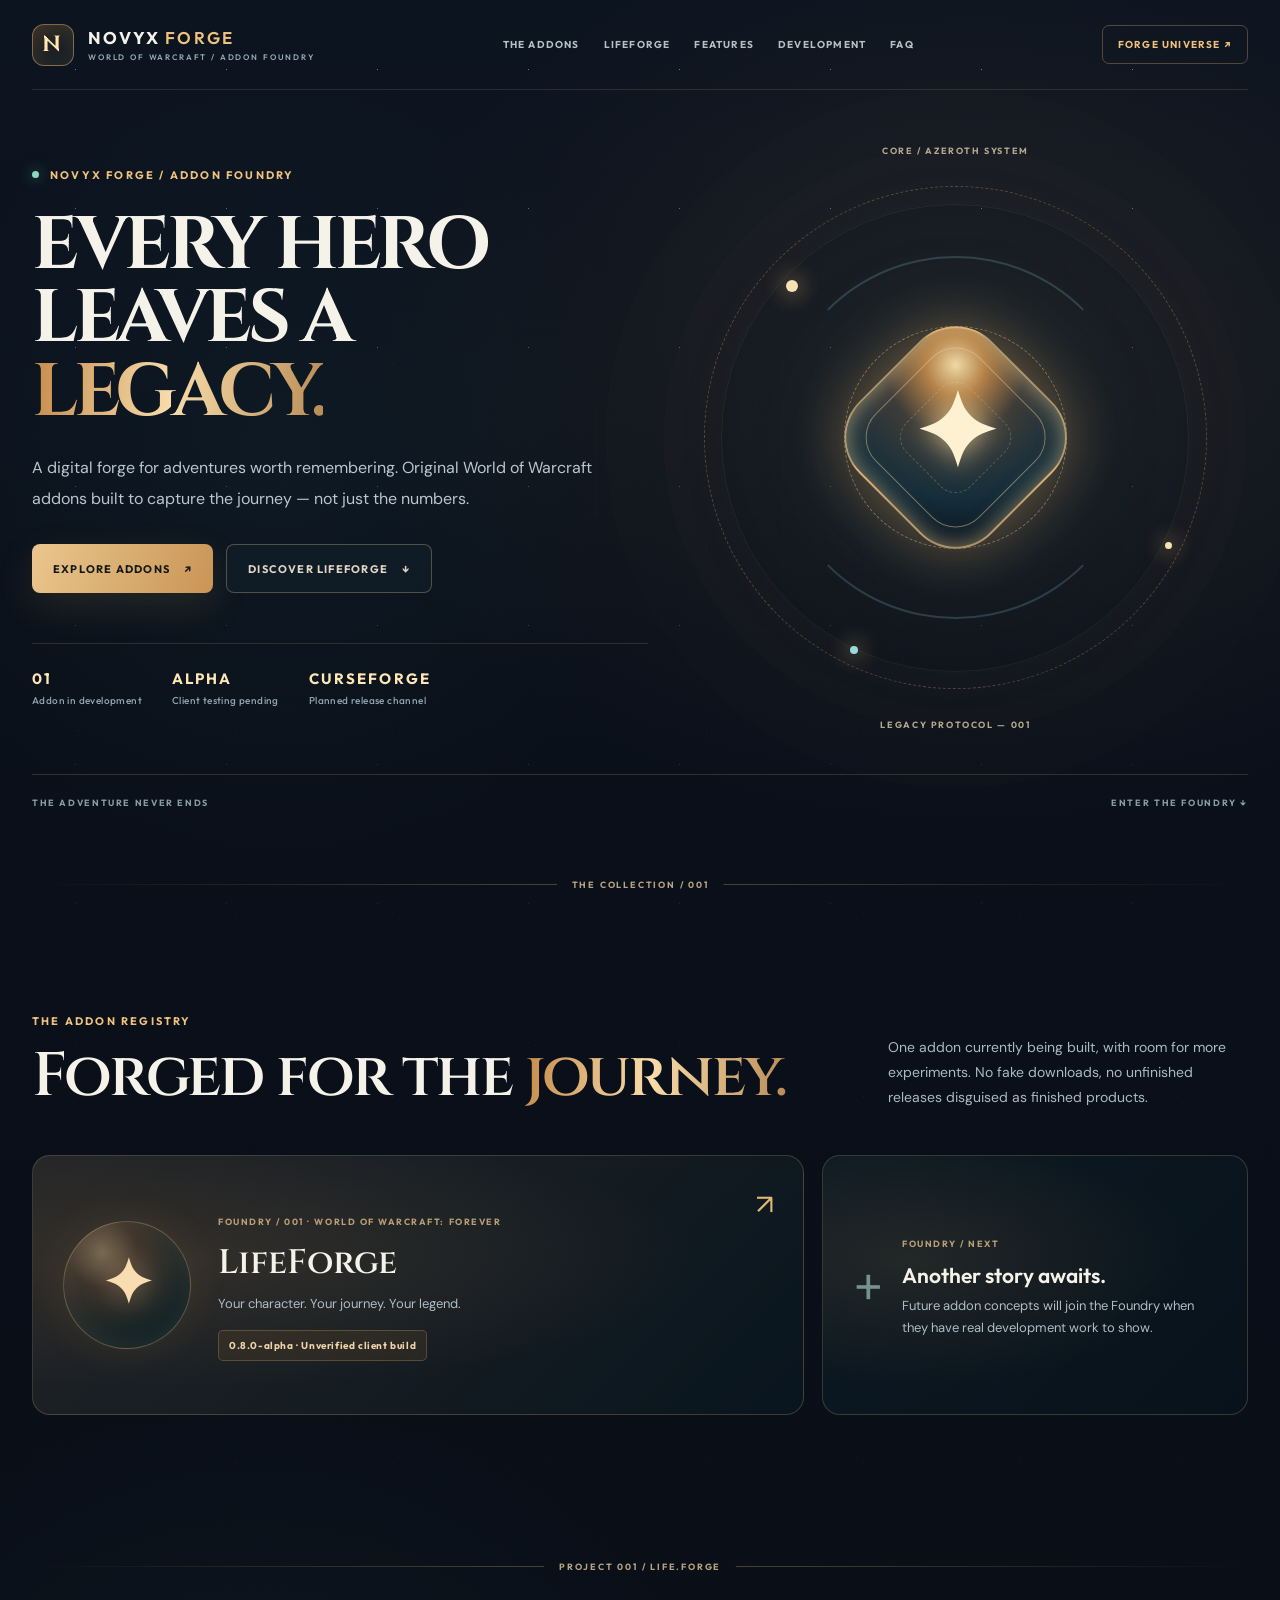
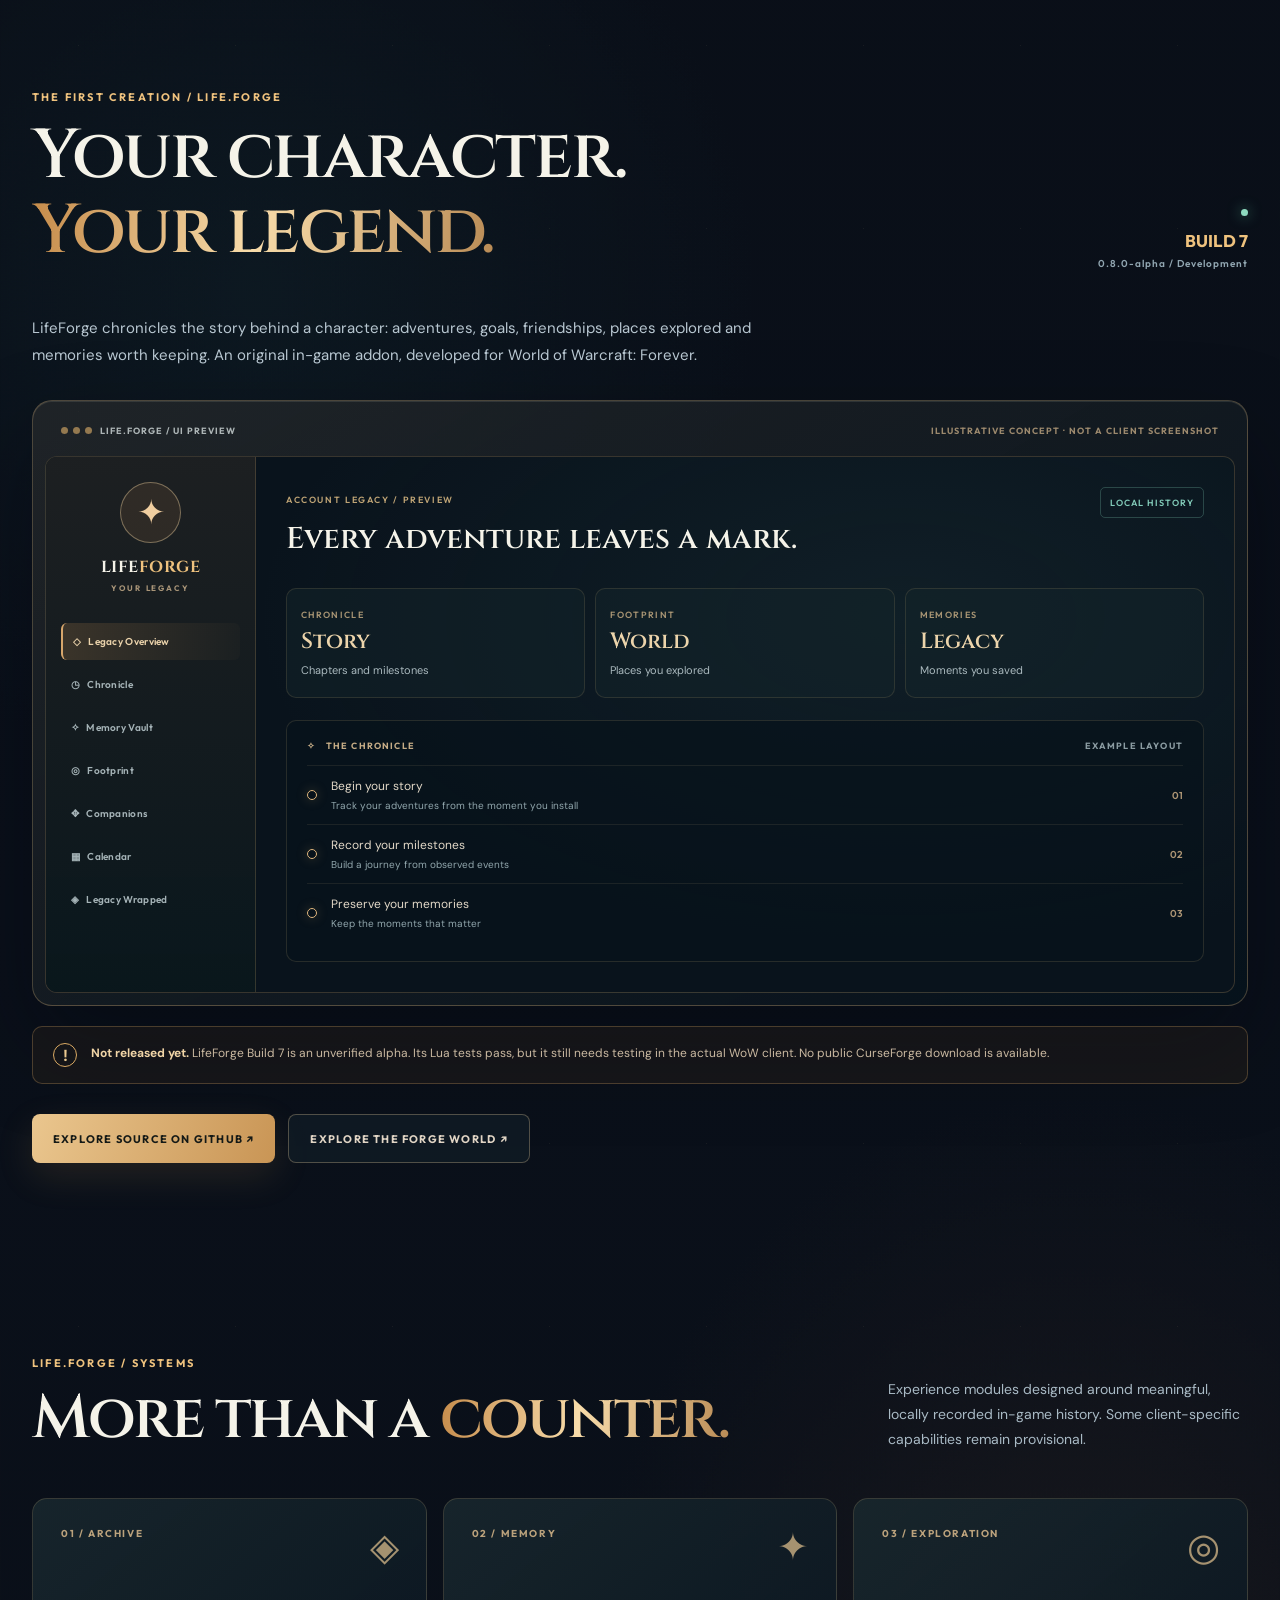
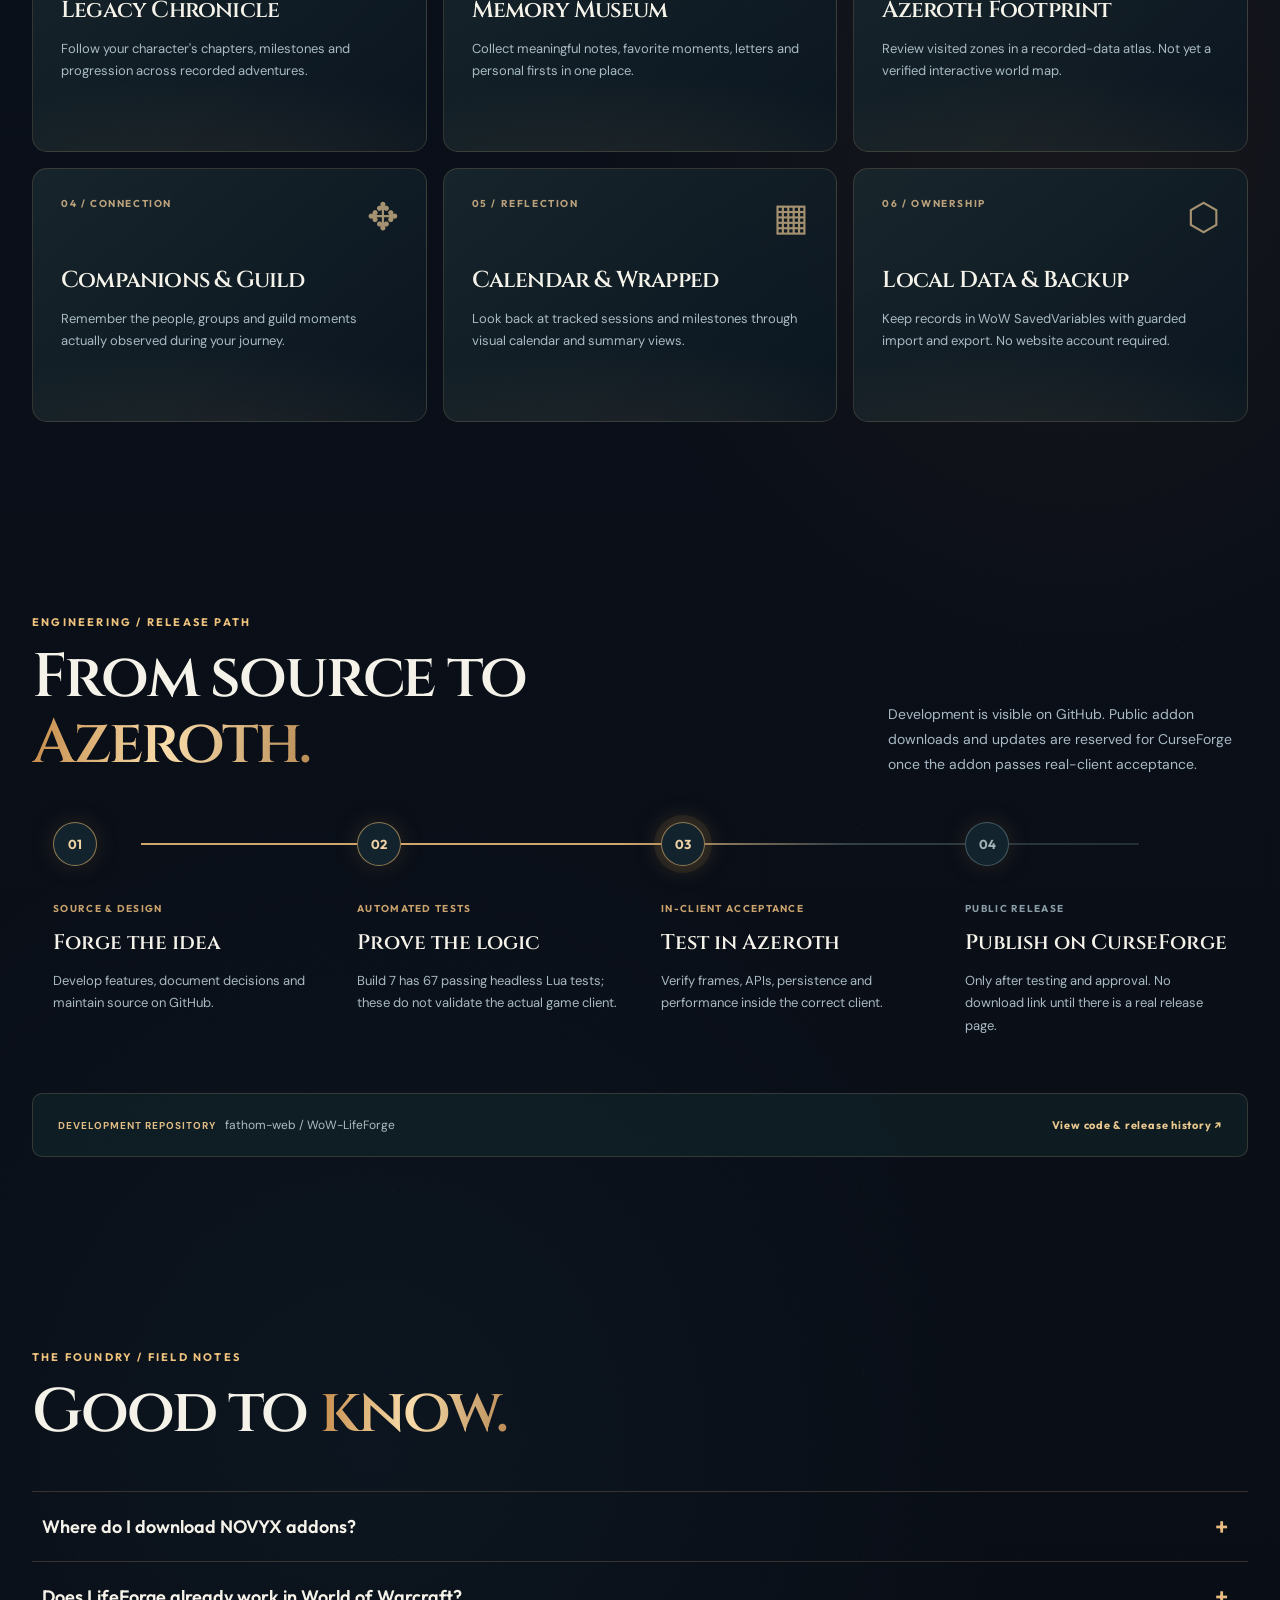
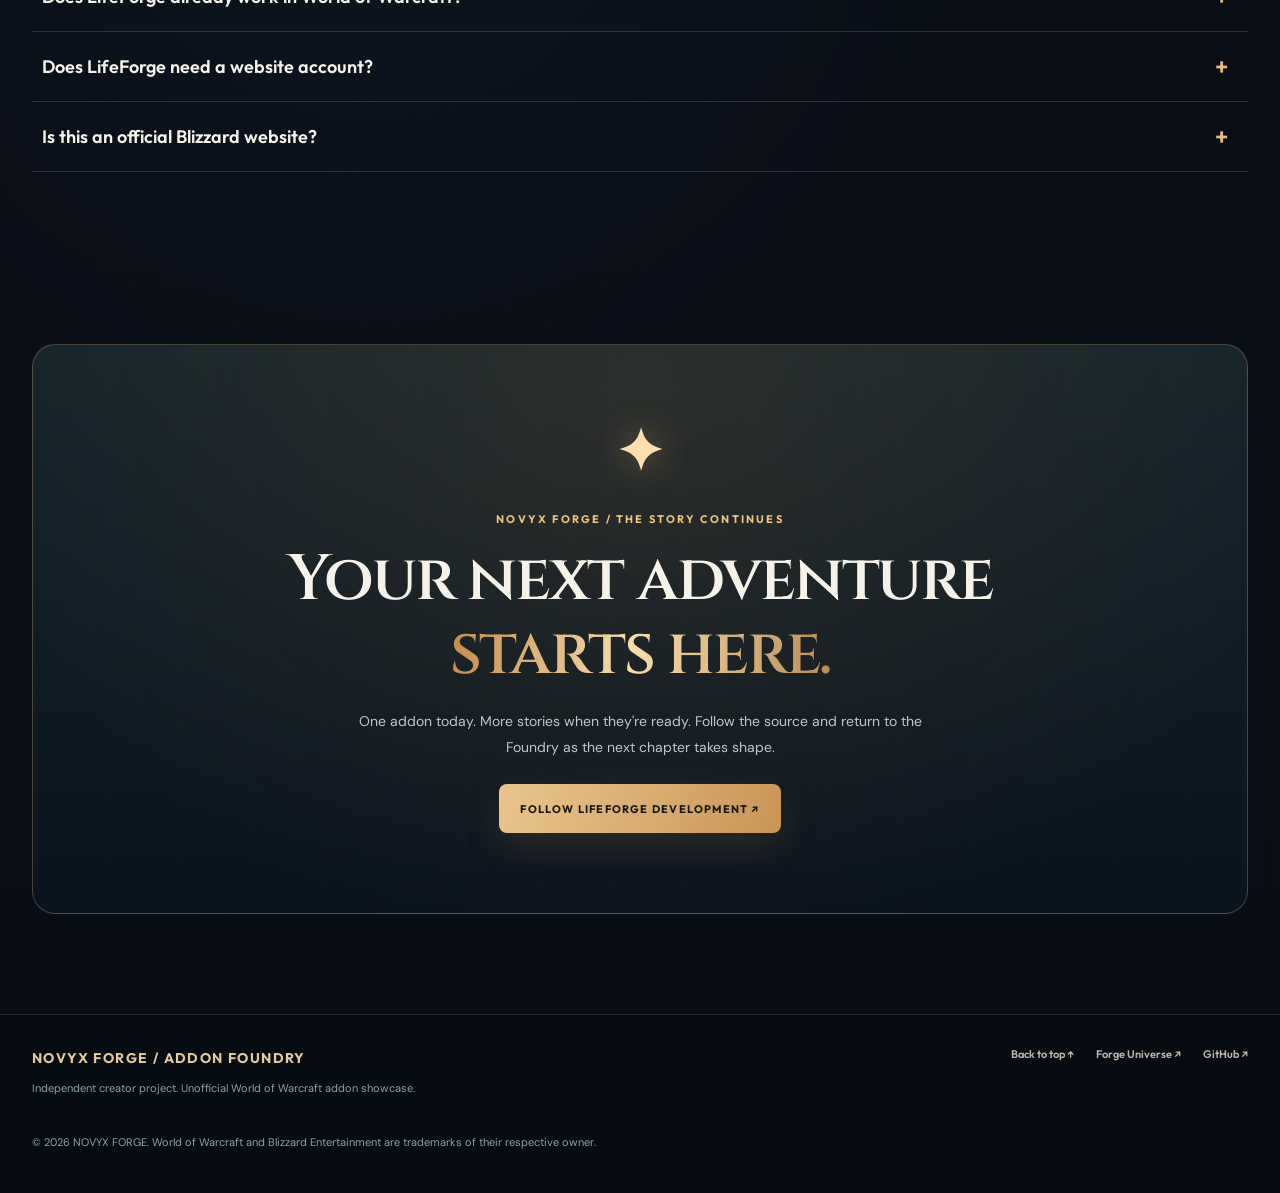
<file: wow/index.html>
<!doctype html>
<html lang="en">
<head>
  <meta charset="utf-8">
  <meta name="viewport" content="width=device-width,initial-scale=1">
  <meta name="theme-color" content="#090d15">
  <meta name="description" content="NOVYX FORGE Addon Foundry: original World of Warcraft addon experiments, beginning with LifeForge. Public downloads will be through CurseForge when approved.">
  <meta property="og:type" content="website">
  <meta property="og:title" content="WoW Addon Foundry | NOVYX FORGE">
  <meta property="og:description" content="Every hero leaves a legacy. Explore our World of Warcraft addon projects.">
  <meta property="og:url" content="https://wow.novyxforge.com/">
  <link rel="canonical" href="https://wow.novyxforge.com/">
  <link rel="icon" href="./favicon.svg" type="image/svg+xml">
  <link rel="preconnect" href="https://fonts.googleapis.com">
  <link rel="preconnect" href="https://fonts.gstatic.com" crossorigin>
  <link href="https://fonts.googleapis.com/css2?family=Cinzel:wght@500;600;700;800&family=DM+Sans:wght@400;500;600;700&family=Outfit:wght@400;500;600;700;800&display=swap" rel="stylesheet">
  <link rel="stylesheet" href="./site.css?v=1">
  <script src="./site.js?v=1" defer></script>
  <title>WoW Addon Foundry — NOVYX FORGE</title>
</head>
<body>
  <a class="skip" href="#main">Skip to content</a>
  <div class="global-atmosphere" aria-hidden="true"></div>
  <header class="topbar">
    <a class="brand" href="https://novyxforge.com/" aria-label="Back to NOVYX FORGE main website">
      <span class="brand-mark" aria-hidden="true">N</span>
      <span>NOVYX <strong>FORGE</strong><small>WORLD OF WARCRAFT / ADDON FOUNDRY</small></span>
    </a>
    <nav id="navigation" aria-label="Foundry navigation">
      <a href="#addons">The Addons</a><a href="#lifeforge">LifeForge</a><a href="#systems">Features</a><a href="#development">Development</a><a href="#questions">FAQ</a>
    </nav>
    <a class="return-link" href="https://novyxforge.com/">Forge Universe <span aria-hidden="true">↗</span></a>
    <button class="menu-toggle" type="button" aria-label="Open navigation" aria-controls="navigation" aria-expanded="false"><span></span><span></span><span></span></button>
  </header>
  <main id="main">
    <section class="hero" aria-labelledby="hero-title">
      <div class="hero-grid" aria-hidden="true"></div>
      <div class="hero-copy">
        <p class="eyebrow"><span class="status-dot"></span>NOVYX FORGE / ADDON FOUNDRY</p>
        <h1 id="hero-title">EVERY HERO<br>LEAVES A <em>LEGACY.</em></h1>
        <p class="hero-description">A digital forge for adventures worth remembering. Original World of Warcraft addons built to capture the journey — not just the numbers.</p>
        <div class="hero-actions">
          <a class="button gold" href="#addons">Explore Addons <span aria-hidden="true">↗</span></a>
          <a class="button outline" href="#lifeforge">Discover LifeForge <span aria-hidden="true">↓</span></a>
        </div>
        <div class="hero-metrics" aria-label="Foundry information">
          <div><b>01</b><span>Addon in development</span></div>
          <div><b>ALPHA</b><span>Client testing pending</span></div>
          <div><b>CURSEFORGE</b><span>Planned release channel</span></div>
        </div>
      </div>
      <div class="hero-art" aria-hidden="true">
        <div class="orbital-grid"></div>
        <div class="orbital orbit-one"></div><div class="orbital orbit-two"></div><div class="orbital orbit-three"></div>
        <div class="halo"></div>
        <div class="reactor"><div class="reactor-sigil"><span>✦</span></div></div>
        <i class="satellite satellite-one"></i><i class="satellite satellite-two"></i><i class="satellite satellite-three"></i>
        <div class="coordinate top">CORE / AZEROTH SYSTEM</div><div class="coordinate bottom">LEGACY PROTOCOL — 001</div>
      </div>
      <div class="edge"><span>THE ADVENTURE NEVER ENDS</span><span>ENTER THE FOUNDRY ↓</span></div>
    </section>

    <div class="signal-seam" aria-hidden="true"><span>THE COLLECTION / 001</span></div>
    <section class="section collection" id="addons" aria-labelledby="collection-title">
      <div class="section-heading"><div><p class="kicker">THE ADDON REGISTRY</p><h2 id="collection-title">Forged for the <em>journey.</em></h2></div><p>One addon currently being built, with room for more experiments. No fake downloads, no unfinished releases disguised as finished products.</p></div>
      <div class="registry">
        <a href="#lifeforge" class="registry-item featured">
          <div class="registry-icon" aria-hidden="true"><span>✦</span></div>
          <div class="registry-copy"><span class="micro">FOUNDRY / 001 · WORLD OF WARCRAFT: FOREVER</span><h3>LifeForge</h3><p>Your character. Your journey. Your legend.</p><span class="pill alpha">0.8.0-alpha · Unverified client build</span></div>
          <span class="registry-arrow" aria-hidden="true">↗</span>
        </a>
        <div class="registry-item future"><span class="plus" aria-hidden="true">+</span><div><span class="micro">FOUNDRY / NEXT</span><h3>Another story awaits.</h3><p>Future addon concepts will join the Foundry when they have real development work to show.</p></div></div>
      </div>
    </section>

    <div class="signal-seam" aria-hidden="true"><span>PROJECT 001 / LIFE.FORGE</span></div>
    <section class="section spotlight" id="lifeforge" aria-labelledby="life-title">
      <div class="spotlight-heading"><div><p class="kicker">THE FIRST CREATION / LIFE.FORGE</p><h2 id="life-title">Your character.<br><em>Your legend.</em></h2></div><div class="version"><span class="signal"></span><strong>BUILD 7</strong><small>0.8.0-alpha / Development</small></div></div>
      <p class="spotlight-lead">LifeForge chronicles the story behind a character: adventures, goals, friendships, places explored and memories worth keeping. An original in-game addon, developed for World of Warcraft: Forever.</p>
      <div class="preview-shell">
        <div class="preview-toolbar"><span><i></i><i></i><i></i> LIFE.FORGE / UI PREVIEW</span><span>ILLUSTRATIVE CONCEPT · NOT A CLIENT SCREENSHOT</span></div>
        <div class="preview-body">
          <aside class="preview-sidebar"><div class="preview-logo">✦</div><strong>LIFE<span>FORGE</span></strong><small>YOUR LEGACY</small><div class="preview-nav"><span class="active">◇ &nbsp; Legacy Overview</span><span>◷ &nbsp; Chronicle</span><span>✧ &nbsp; Memory Vault</span><span>◎ &nbsp; Footprint</span><span>✥ &nbsp; Companions</span><span>▦ &nbsp; Calendar</span><span>◈ &nbsp; Legacy Wrapped</span></div></aside>
          <div class="preview-content"><div class="preview-head"><div><small>ACCOUNT LEGACY / PREVIEW</small><h3>Every adventure leaves a mark.</h3></div><span class="preview-status">LOCAL HISTORY</span></div>
          <div class="preview-stats"><div><small>CHRONICLE</small><strong>Story</strong><span>Chapters and milestones</span></div><div><small>FOOTPRINT</small><strong>World</strong><span>Places you explored</span></div><div><small>MEMORIES</small><strong>Legacy</strong><span>Moments you saved</span></div></div>
          <div class="preview-timeline"><div class="preview-timeline-head"><span>✧ &nbsp; THE CHRONICLE</span><span>EXAMPLE LAYOUT</span></div><div class="timeline-row"><i></i><span>Begin your story<small>Track your adventures from the moment you install</small></span><b>01</b></div><div class="timeline-row"><i></i><span>Record your milestones<small>Build a journey from observed events</small></span><b>02</b></div><div class="timeline-row"><i></i><span>Preserve your memories<small>Keep the moments that matter</small></span><b>03</b></div></div></div>
        </div>
      </div>
      <div class="development-note"><span class="note-icon" aria-hidden="true">!</span><p><strong>Not released yet.</strong> LifeForge Build 7 is an unverified alpha. Its Lua tests pass, but it still needs testing in the actual WoW client. No public CurseForge download is available.</p></div>
      <div class="spotlight-actions"><a class="button gold" href="https://github.com/fathom-web/WoW-LifeForge" target="_blank" rel="noopener noreferrer">Explore source on GitHub ↗</a><a class="button outline" href="https://novyxforge.com/project.html?project=wow-lifeforge">Explore the Forge world ↗</a></div>
    </section>

    <section class="section systems" id="systems" aria-labelledby="features-title">
      <div class="section-heading"><div><p class="kicker">LIFE.FORGE / SYSTEMS</p><h2 id="features-title">More than a <em>counter.</em></h2></div><p>Experience modules designed around meaningful, locally recorded in-game history. Some client-specific capabilities remain provisional.</p></div>
      <div class="feature-grid">
        <article class="feature"><span class="feature-id">01 / ARCHIVE</span><span class="feature-glyph" aria-hidden="true">◈</span><h3>Legacy Chronicle</h3><p>Follow your character's chapters, milestones and progression across recorded adventures.</p></article>
        <article class="feature"><span class="feature-id">02 / MEMORY</span><span class="feature-glyph" aria-hidden="true">✦</span><h3>Memory Museum</h3><p>Collect meaningful notes, favorite moments, letters and personal firsts in one place.</p></article>
        <article class="feature"><span class="feature-id">03 / EXPLORATION</span><span class="feature-glyph" aria-hidden="true">◎</span><h3>Azeroth Footprint</h3><p>Review visited zones in a recorded-data atlas. Not yet a verified interactive world map.</p></article>
        <article class="feature"><span class="feature-id">04 / CONNECTION</span><span class="feature-glyph" aria-hidden="true">✥</span><h3>Companions & Guild</h3><p>Remember the people, groups and guild moments actually observed during your journey.</p></article>
        <article class="feature"><span class="feature-id">05 / REFLECTION</span><span class="feature-glyph" aria-hidden="true">▦</span><h3>Calendar & Wrapped</h3><p>Look back at tracked sessions and milestones through visual calendar and summary views.</p></article>
        <article class="feature"><span class="feature-id">06 / OWNERSHIP</span><span class="feature-glyph" aria-hidden="true">⬡</span><h3>Local Data & Backup</h3><p>Keep records in WoW SavedVariables with guarded import and export. No website account required.</p></article>
      </div>
    </section>

    <section class="section development" id="development" aria-labelledby="dev-title">
      <div class="section-heading"><div><p class="kicker">ENGINEERING / RELEASE PATH</p><h2 id="dev-title">From source to <em>Azeroth.</em></h2></div><p>Development is visible on GitHub. Public addon downloads and updates are reserved for CurseForge once the addon passes real-client acceptance.</p></div>
      <div class="release-rail">
        <div class="rail-step complete"><span class="rail-no">01</span><div><small>SOURCE & DESIGN</small><h3>Forge the idea</h3><p>Develop features, document decisions and maintain source on GitHub.</p></div></div>
        <div class="rail-step complete"><span class="rail-no">02</span><div><small>AUTOMATED TESTS</small><h3>Prove the logic</h3><p>Build 7 has 67 passing headless Lua tests; these do not validate the actual game client.</p></div></div>
        <div class="rail-step active"><span class="rail-no">03</span><div><small>IN-CLIENT ACCEPTANCE</small><h3>Test in Azeroth</h3><p>Verify frames, APIs, persistence and performance inside the correct client.</p></div></div>
        <div class="rail-step future"><span class="rail-no">04</span><div><small>PUBLIC RELEASE</small><h3>Publish on CurseForge</h3><p>Only after testing and approval. No download link until there is a real release page.</p></div></div>
      </div>
      <div class="repo-strip"><span><b>DEVELOPMENT REPOSITORY</b> &nbsp; fathom-web / WoW-LifeForge</span><a href="https://github.com/fathom-web/WoW-LifeForge" target="_blank" rel="noopener noreferrer">View code & release history ↗</a></div>
    </section>

    <section class="section questions" id="questions" aria-labelledby="faq-title">
      <div class="section-heading"><div><p class="kicker">THE FOUNDRY / FIELD NOTES</p><h2 id="faq-title">Good to <em>know.</em></h2></div></div>
      <div class="faq-list">
        <details><summary>Where do I download NOVYX addons?</summary><p>Once an addon is tested and approved for public release, the official download and update link will point to CurseForge. No NOVYX-hosted addon ZIPs are offered here.</p></details>
        <details><summary>Does LifeForge already work in World of Warcraft?</summary><p>Build 7 is a development alpha. Automated Lua tests pass, but actual client compatibility, visual behavior and persistence have not yet been verified. It must not be treated as a released addon.</p></details>
        <details><summary>Does LifeForge need a website account?</summary><p>No. The intended product is a standalone in-game addon with local SavedVariables. This website is a project showcase, not a companion application or character-data service.</p></details>
        <details><summary>Is this an official Blizzard website?</summary><p>No. NOVYX FORGE is an independent creator project and is not affiliated with or endorsed by Blizzard Entertainment. World of Warcraft is a trademark of Blizzard Entertainment.</p></details>
      </div>
    </section>
    <section class="outro" aria-labelledby="outro-title">
      <div class="outro-sigil" aria-hidden="true">✦</div>
      <p class="kicker">NOVYX FORGE / THE STORY CONTINUES</p>
      <h2 id="outro-title">Your next adventure<br><em>starts here.</em></h2>
      <p>One addon today. More stories when they're ready. Follow the source and return to the Foundry as the next chapter takes shape.</p>
      <a class="button gold" href="https://github.com/fathom-web/WoW-LifeForge" target="_blank" rel="noopener noreferrer">Follow LifeForge development ↗</a>
    </section>
  </main>
  <footer class="footer">
    <div><strong>NOVYX FORGE / ADDON FOUNDRY</strong><p>Independent creator project. Unofficial World of Warcraft addon showcase.</p></div>
    <div class="footer-links"><a href="#main">Back to top ↑</a><a href="https://novyxforge.com/">Forge Universe ↗</a><a href="https://github.com/fathom-web/WoW-LifeForge" target="_blank" rel="noopener noreferrer">GitHub ↗</a></div>
    <small>© <span id="year">2026</span> NOVYX FORGE. World of Warcraft and Blizzard Entertainment are trademarks of their respective owner.</small>
  </footer>
</body>
</html>
</file>
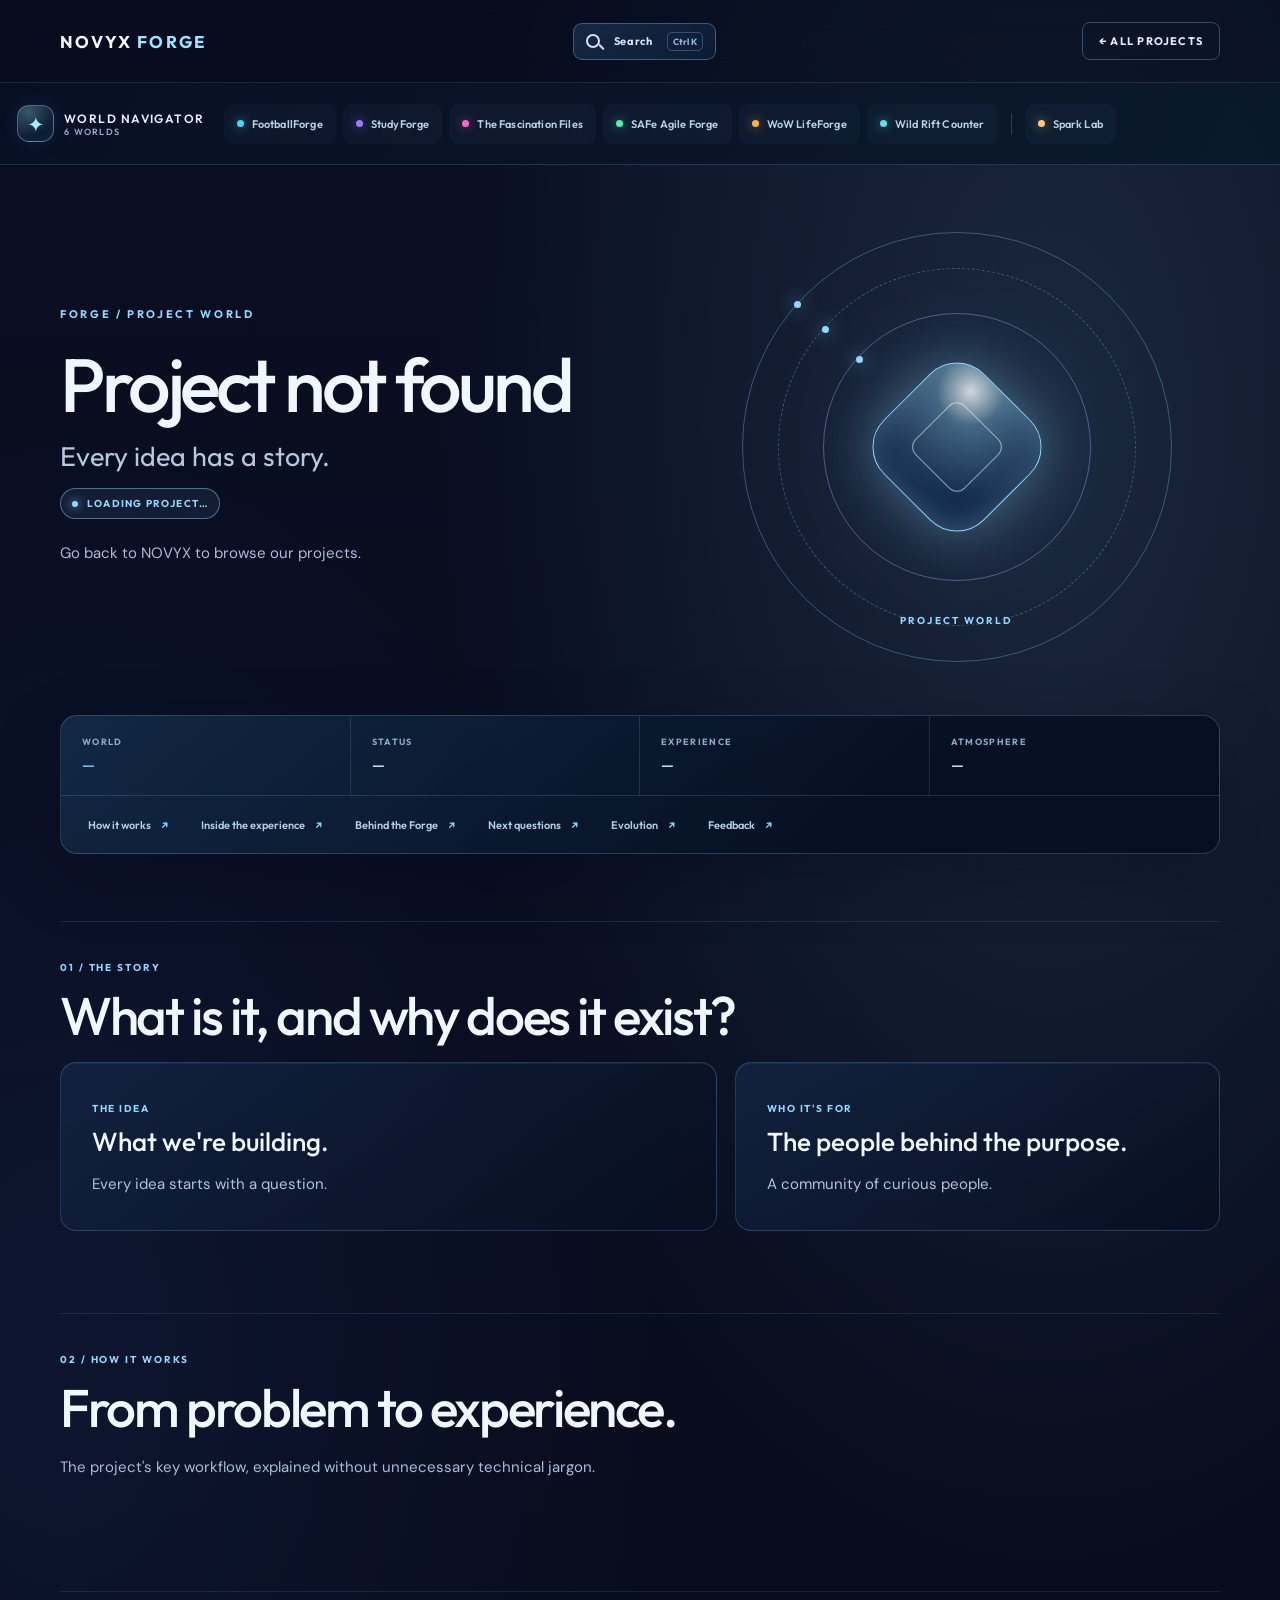
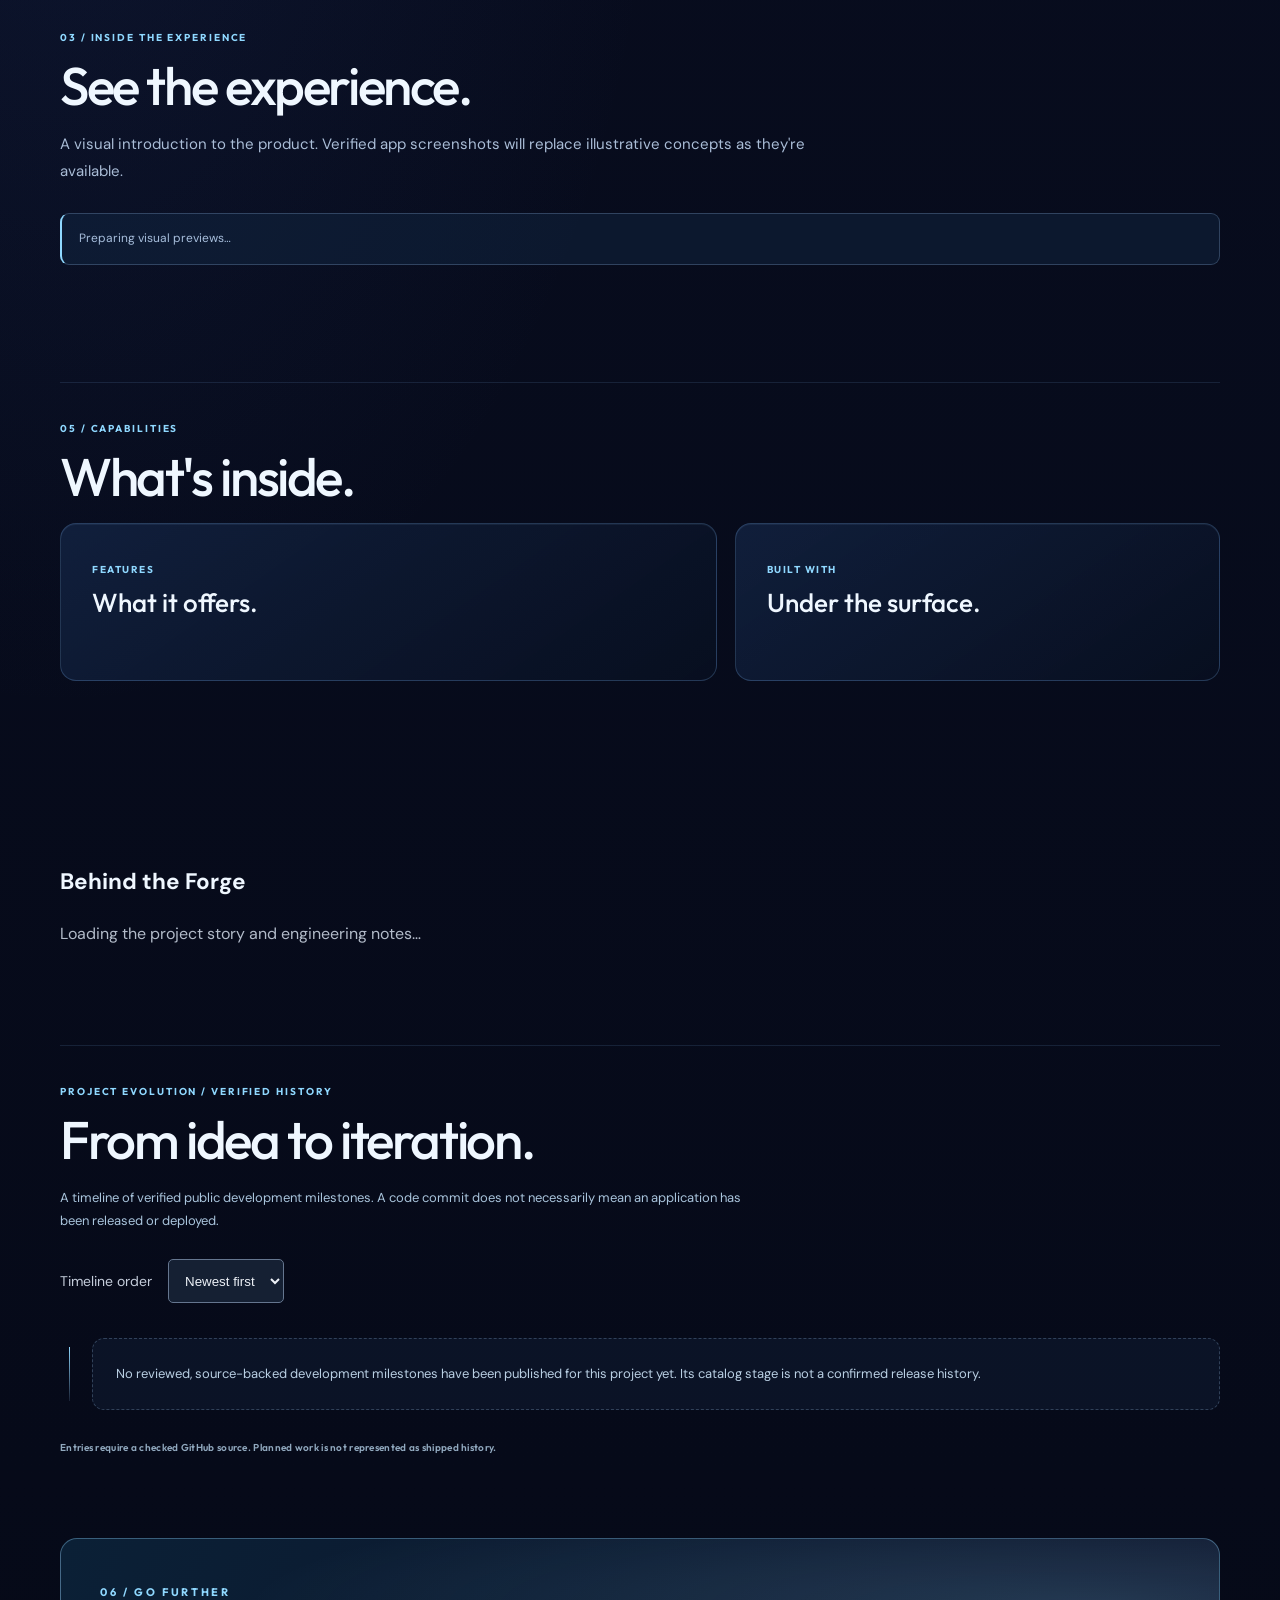
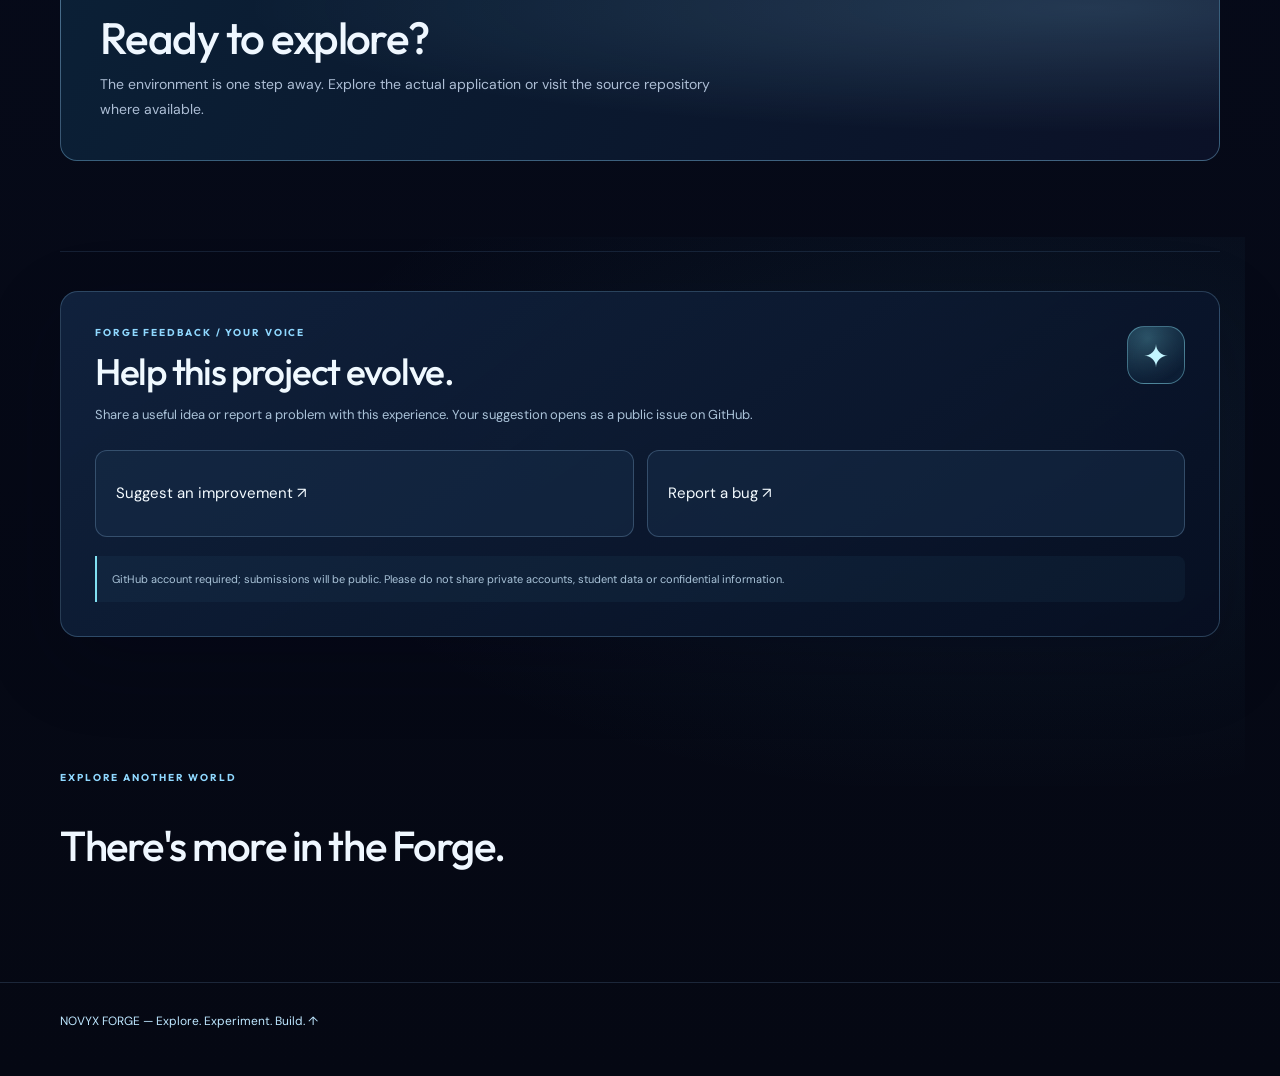
<file: project.html>
<!doctype html>
<html lang="en">
<head>
<meta charset="utf-8">
<meta name="viewport" content="width=device-width,initial-scale=1">
<meta name="theme-color" content="#080d1d">
<script>document.documentElement.classList.add("js-project-loading")</script>
<meta name="description" content="NOVYX FORGE project showcase: explore the idea, key features, interface previews and official application environment.">
<meta property="og:type" content="website">
<meta property="og:site_name" content="NOVYX FORGE">
<meta property="og:title" content="Inside the Forge — Project Worlds">
<meta property="og:description" content="Learn about the idea, view interface previews and discover where to try the project.">
<title>Inside the Forge — NOVYX FORGE</title>
<link rel="preconnect" href="https://fonts.googleapis.com">
<link rel="preconnect" href="https://fonts.gstatic.com" crossorigin>
<link href="https://fonts.googleapis.com/css2?family=DM+Sans:wght@400;500;600;700&family=Outfit:wght@300;400;500;600;700;800&display=swap" rel="stylesheet">
<link rel="icon" href="data:image/svg+xml,%3Csvg xmlns='http://www.w3.org/2000/svg' viewBox='0 0 64 64'%3E%3Crect width='64' height='64' rx='15' fill='%23050b1c'/%3E%3Cpath d='M13 48V16l38 32V16' fill='none' stroke='%237bdfff' stroke-width='5' stroke-linecap='round' stroke-linejoin='round'/%3E%3C/svg%3E">
<link rel="stylesheet" href="./project-showcase.css?v=4">
<link rel="stylesheet" href="./forge-weather.css?v=40">
<link rel="stylesheet" href="./forge-world-navigation.css?v=2">
<link rel="stylesheet" href="./forge-demo.css?v=1">
<link rel="stylesheet" href="./forge-observatory.css?v=1">
<link rel="stylesheet" href="./forge-feedback.css?v=2">
<link rel="stylesheet" href="./forge-search.css?v=40">
<link rel="stylesheet" href="./forge-showcase-finish.css?v=2">
<script src="./forge-weather.js?v=40" defer></script>
<script src="./forge-demos.js?v=2" defer></script>
<script src="./forge-feedback.js?v=2" defer></script>
<script src="./project-showcase.js?v=40" defer></script>
<script src="./forge-world-navigation.js?v=40" defer></script>
<script src="./forge-observatory.js?v=40" defer></script>

<script src="./forge-search.js?v=40" defer></script>
<link rel="stylesheet" href="./forge-v4.css?v=4">
<link rel="stylesheet" href="./forge-project-links.css?v=1">
<script src="./forge-content.js?v=4" defer></script>
<script src="./forge-v4.js?v=4" defer></script>
</head>
<body>
<a class="v4-skip" href="#engineering">Skip to project story</a>
<header>
  <nav class="shell" aria-label="Project navigation">
    <a class="brand" href="./index.html">NOVYX <span>FORGE</span></a>
    <a class="forge-search-trigger" data-forge-search href="./index.html#catalog" aria-label="Search NOVYX projects and ideas" aria-keyshortcuts="Control+K Meta+K"><span class="forge-search-icon" aria-hidden="true"></span><span class="search-trigger-text">Search</span><kbd>Ctrl K</kbd></a>
    <a class="back" href="./index.html#projects">← All projects</a>
  </nav>
</header>
<nav class="world-nav" aria-label="Explore NOVYX project worlds">
  <div class="world-nav-inner">
    <a class="world-nav-title" href="./index.html#home" aria-label="Return to the NOVYX Forge universe">
      <span class="world-nav-core" aria-hidden="true">✦</span>
      <span><strong>World Navigator</strong><small id="world-nav-count">PROJECT WORLDS</small></span>
    </a>
    <div class="world-nav-scroll" tabindex="0" role="region" aria-label="Scroll through project worlds">
      <div class="world-nav-links" id="world-nav-links">
        <a class="world-nav-link" href="./index.html#projects">Browse all project worlds</a>
      </div>
    </div>
  </div>
</nav>
<span id="novyx-world-status" role="status" aria-live="polite" aria-atomic="true"></span>
<main>
  <section class="shell hero" aria-labelledby="name">
    <div class="hero-copy">
      <span class="eyebrow">FORGE / PROJECT WORLD</span>
      <h1 id="name">Discover the project.</h1>
      <div class="lead" id="lead">Every idea has a story.</div>
      <span class="status" id="stage">Loading project…</span>
      <p class="summary" id="summary">Loading project details…</p>
      <div class="hero-actions" id="hero-actions"></div>
    </div>
    <div class="hero-art" aria-hidden="true">
      <span class="hero-orbit"></span><span class="hero-orbit"></span><span class="hero-orbit"></span><span class="hero-core"></span>
      <span class="hero-word" id="world">PROJECT WORLD</span>
    </div>
  </section>

  <section class="shell project-compass" aria-label="Project overview">
    <div class="compass-grid">
      <div class="compass-cell"><span class="compass-label">WORLD</span><strong id="compass-world">—</strong></div>
      <div class="compass-cell"><span class="compass-label">STATUS</span><strong id="compass-stage">—</strong></div>
      <div class="compass-cell"><span class="compass-label">EXPERIENCE</span><strong id="compass-experience">—</strong></div>
      <div class="compass-cell"><span class="compass-label">ATMOSPHERE</span><strong id="compass-weather">—</strong></div>
    </div>
    <nav class="chapter-nav" aria-label="Jump between chapters">
      <a href="#how-it-works">How it works <span aria-hidden="true">↗</span></a>
      <a href="#screenshots">Inside the experience <span aria-hidden="true">↗</span></a>
      <a href="#try-demo" data-chapter-demo hidden>Try the demo <span aria-hidden="true">↗</span></a>
      <a href="#engineering">Behind the Forge <span aria-hidden="true">↗</span></a>
      <a href="#horizon">Next questions <span aria-hidden="true">↗</span></a>
      <a href="#evolution">Evolution <span aria-hidden="true">↗</span></a>
      <a href="#forge-feedback">Feedback <span aria-hidden="true">↗</span></a>
    </nav>
  </section>

  <section class="shell section" aria-labelledby="about-heading">
    <div class="section-label">01 / THE STORY</div>
    <h2 id="about-heading">What is it, and why does it exist?</h2>
    <div class="story-grid">
      <article class="story-card">
        <small>THE IDEA</small><h3>What we're building.</h3>
        <p id="story">Every idea starts with a question.</p>
      </article>
      <article class="story-card">
        <small>WHO IT'S FOR</small><h3>The people behind the purpose.</h3>
        <p id="audience">A community of curious people.</p>
      </article>
    </div>
  </section>

  <section class="shell section" id="how-it-works" aria-labelledby="how-heading">
    <div class="section-label">02 / HOW IT WORKS</div>
    <h2 id="how-heading">From problem to experience.</h2>
    <p class="section-intro">The project's key workflow, explained without unnecessary technical jargon.</p>
    <div class="steps" id="steps"></div>
  </section>

  <section class="shell section" id="screenshots" aria-labelledby="screenshots-heading">
    <div class="section-label">03 / INSIDE THE EXPERIENCE</div>
    <h2 id="screenshots-heading">See the experience.</h2>
    <p class="section-intro">A visual introduction to the product. Verified app screenshots will replace illustrative concepts as they're available.</p>
    <p class="gallery-legend" id="gallery-note">Preparing visual previews…</p>
    <div class="gallery-grid gallery-grid-v3" id="gallery"></div>
    <p class="privacy-note" id="privacy"></p>
  </section>

  <section class="shell section demo-section" id="try-demo" aria-labelledby="demo-heading" hidden>
    <div class="demo-head">
      <div>
        <div class="section-label">04 / INTERACTIVE DEMO</div>
        <h2 id="demo-heading">Try it yourself.</h2>
        <p id="demo-intro">A small hands-on experience using fictional sample data.</p>
      </div>
      <span class="demo-stamp">Local-only sandbox</span>
    </div>
    <div class="demo-board" id="demo-board" aria-label="Interactive project demonstration"></div>
  </section>

  <section class="shell section" aria-labelledby="features-heading">
    <div class="section-label" id="features-section-number">05 / CAPABILITIES</div>
    <h2 id="features-heading">What's inside.</h2>
    <div class="story-grid">
      <article class="story-card">
        <small>FEATURES</small><h3>What it offers.</h3>
        <ul class="detail-features" id="feature-list" style="color:#bdd1e7;line-height:2;padding-left:22px"></ul>
      </article>
      <article class="story-card">
        <small>BUILT WITH</small><h3>Under the surface.</h3>
        <div id="tech-list" style="display:flex;flex-wrap:wrap;gap:9px"></div>
      </article>
    </div>
  </section>

  <section class="shell v4-section" id="engineering" aria-labelledby="engineering-heading"><h2 id="engineering-heading">Behind the Forge</h2><p>Loading the project story and engineering notes…</p></section>
  <section class="shell section evolution-section" id="evolution" aria-labelledby="evolution-heading">
    <div class="section-label">PROJECT EVOLUTION / VERIFIED HISTORY</div>
    <h2 id="evolution-heading">From idea to iteration.</h2>
    <p class="evolution-lead">A timeline of verified public development milestones. A code commit does not necessarily mean an application has been released or deployed.</p>
    <div class="evolution-rail" id="evolution-feed" aria-live="polite" aria-relevant="additions text">
      <p class="evolution-empty">Retrieving reviewed project history…</p>
    </div>
    <p class="evolution-legend" id="evolution-note">Entries require a checked GitHub source. Planned work is not represented as shipped history.</p>
  </section>

  <section class="shell" aria-labelledby="next-step-heading">
    <div class="final-panel">
      <div>
        <span class="eyebrow" id="go-further-number">06 / GO FURTHER</span>
        <strong id="next-step-heading">Ready to explore?</strong>
        <p>The environment is one step away. Explore the actual application or visit the source repository where available.</p>
        <p class="privacy-note" id="launch-note"></p>
      </div>
      <div class="final-actions" id="launch-actions"></div>
    </div>
  </section>
  <section class="shell section forge-feedback" id="forge-feedback" aria-labelledby="project-feedback-heading">
    <div class="feedback-panel">
      <div class="feedback-panel-heading">
        <div><div class="section-label">FORGE FEEDBACK / YOUR VOICE</div>
          <h2 id="project-feedback-heading">Help this project evolve.</h2>
          <p>Share a useful idea or report a problem with this experience. Your suggestion opens as a public issue on GitHub.</p>
        </div>
        <span class="feedback-glyph" aria-hidden="true">✦</span>
      </div>
      <div id="project-feedback-actions">
        <div class="feedback-actions">
          <a class="feedback-action" href="https://github.com/fathom-web/novyxforge/issues/new?template=feature_request.md" target="_blank" rel="noopener noreferrer">Suggest an improvement ↗</a>
          <a class="feedback-action" href="https://github.com/fathom-web/novyxforge/issues/new?template=bug_report.md" target="_blank" rel="noopener noreferrer">Report a bug ↗</a>
        </div>
        <p class="feedback-notice">GitHub account required; submissions will be public. Please do not share private accounts, student data or confidential information.</p>
      </div>
    </div>
  </section>
  <section class="shell" aria-labelledby="related-heading">
    <div class="section-label">EXPLORE ANOTHER WORLD</div>
    <h2 id="related-heading" style="font:500 clamp(29px,4vw,42px) Outfit,sans-serif;letter-spacing:-.035em">There's more in the Forge.</h2>
    <div class="related" id="related"></div>
  </section>
</main>
<footer><div class="shell"><a href="./index.html#home">NOVYX FORGE — Explore. Experiment. Build. ↑</a></div></footer>
<dialog class="lightbox" id="lightbox" aria-label="Verified application screenshot preview">
  <button id="lightbox-close" type="button" aria-label="Close screenshot">×</button>
  <img id="lightbox-image" alt="">
</dialog>
</body>
</html>
</file>
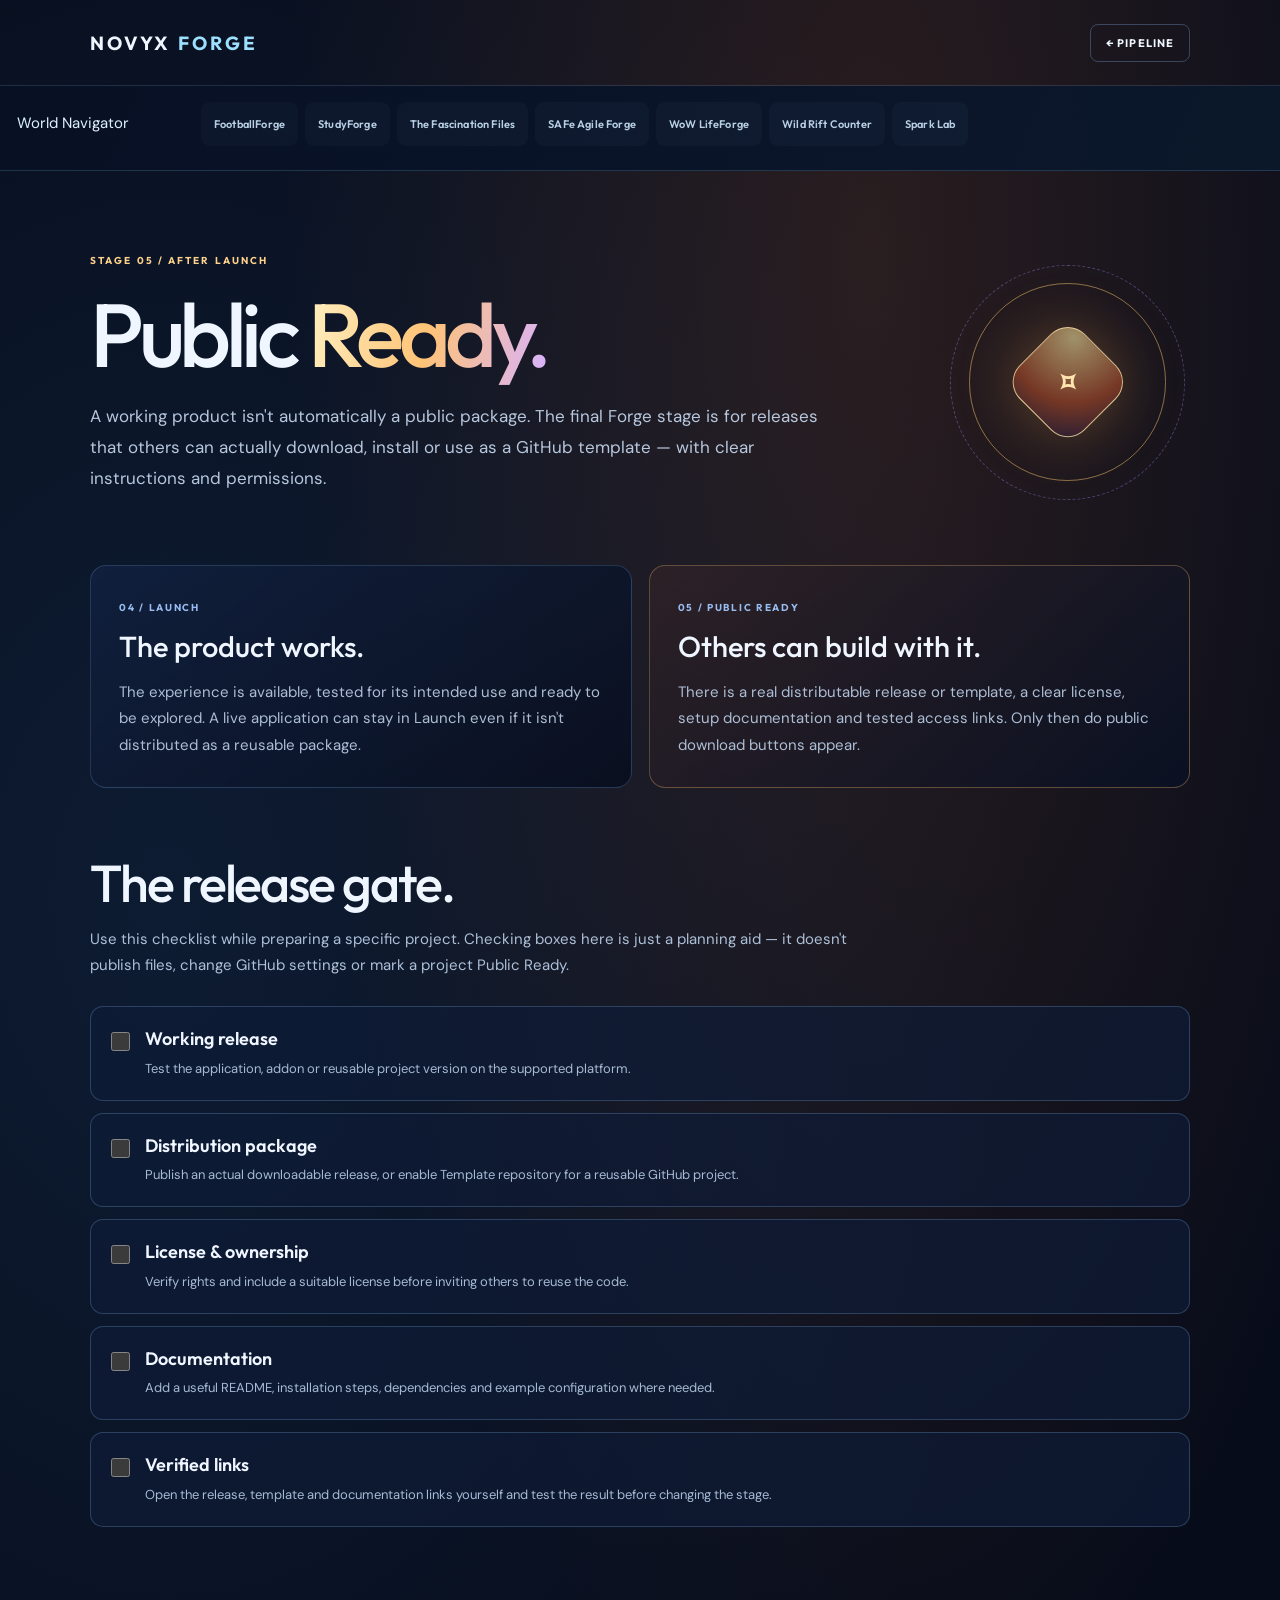
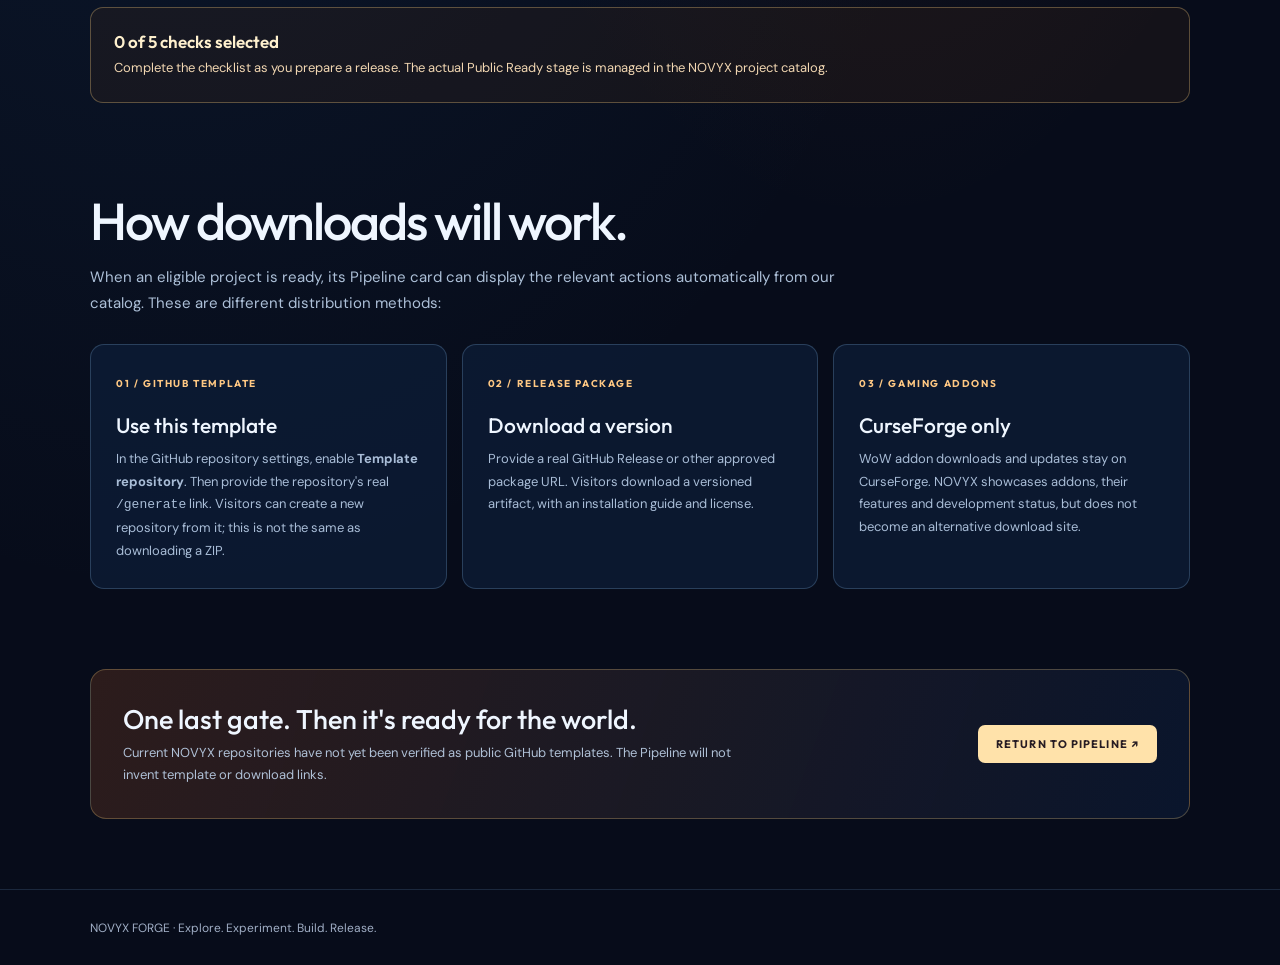
<file: public-ready.html>
<!doctype html>
<html lang="en"><head>
<meta charset="utf-8"><meta name="viewport" content="width=device-width,initial-scale=1">
<meta name="theme-color" content="#0b0d20">
<meta name="description" content="The NOVYX FORGE release checklist: how a launched project becomes Public Ready with a usable GitHub template, verified downloads, license and documentation.">
<title>Public Ready — NOVYX FORGE</title>
<link rel="preconnect" href="https://fonts.googleapis.com"><link rel="preconnect" href="https://fonts.gstatic.com" crossorigin>
<link href="https://fonts.googleapis.com/css2?family=DM+Sans:wght@400;500;600;700&family=Outfit:wght@400;500;600;700&display=swap" rel="stylesheet">
<style>
:root{color-scheme:dark;--gold:#ffd18b;--ice:#9ddfff;--muted:#acbbd1}
*{box-sizing:border-box}html{scroll-behavior:smooth}body{margin:0;background:radial-gradient(ellipse at 68% 10%,rgba(180,99,54,.2),transparent 48%),radial-gradient(ellipse at 13% 35%,rgba(45,106,170,.17),transparent 55%),#070c1a;color:#eff6ff;font:15px/1.7 "DM Sans",sans-serif}
a{color:inherit;text-decoration:none}button{font:inherit;cursor:pointer}a:focus-visible,input:focus-visible{outline:2px solid var(--gold);outline-offset:4px}
.container{width:min(1100px,calc(100% - 40px));margin:auto}
header{border-bottom:1px solid rgba(151,195,247,.16)}nav{display:flex;justify-content:space-between;gap:15px;align-items:center;min-height:85px}
.brand{font:700 19px Outfit,sans-serif;letter-spacing:.15em}.brand span{color:var(--ice)}.back{padding:11px 15px;border:1px solid rgba(142,191,252,.29);border-radius:8px;font:700 11px Outfit,sans-serif;letter-spacing:.1em;text-transform:uppercase}
.hero{padding:83px 0 55px;display:grid;grid-template-columns:1fr 245px;align-items:center;gap:30px}.label{font:700 10px Outfit,sans-serif;color:var(--gold);letter-spacing:.21em;text-transform:uppercase}
h1{font:500 clamp(55px,7vw,90px)/1.01 Outfit,sans-serif;letter-spacing:-.06em;margin:22px 0}h1 em{font-style:normal;color:transparent;background:linear-gradient(100deg,#fff0c1,#ffc376,#d7b2ff);-webkit-background-clip:text;background-clip:text}.hero p{font-size:17px;color:#b7c7dd;line-height:1.8;max-width:750px}
.release-orb{aspect-ratio:1;width:235px;position:relative;display:grid;place-items:center;margin:auto}.release-orb:before,.release-orb:after{content:"";position:absolute;inset:8%;border:1px solid rgba(255,204,115,.49);border-radius:50%;animation:spin 31s linear infinite}.release-orb:after{inset:0;border:1px dashed rgba(177,143,255,.36);animation-direction:reverse;animation-duration:22s}.release-orb span{display:grid;place-items:center;width:39%;aspect-ratio:1;transform:rotate(45deg);border:1px solid rgba(255,230,168,.75);border-radius:26%;font:600 30px Outfit,sans-serif;color:#ffe5af;background:radial-gradient(circle at 20% 10%,rgba(255,235,159,.58),rgba(140,64,39,.8) 60%,#221b34);box-shadow:0 0 60px rgba(252,170,74,.3)}
.intro-grid{display:grid;grid-template-columns:repeat(2,minmax(0,1fr));gap:17px;margin:0 0 67px}.panel{border:1px solid rgba(129,184,242,.22);background:linear-gradient(145deg,rgba(18,34,66,.75),rgba(9,15,31,.94));border-radius:16px;padding:28px}.panel.gold{border-color:rgba(255,196,115,.3);background:linear-gradient(140deg,rgba(50,35,39,.74),rgba(10,17,35,.96))}.panel h2{font:500 29px Outfit,sans-serif;margin:8px 0 14px}.panel p{color:#adbed4;line-height:1.78;margin:0}.panel small{color:#98bcf1;font:700 10px Outfit,sans-serif;letter-spacing:.17em;text-transform:uppercase}
.section-heading{font:500 clamp(33px,4.4vw,52px)/1.1 Outfit,sans-serif;letter-spacing:-.04em;margin:0 0 15px}.section-sub{color:#adc0d8;max-width:760px;margin:0 0 28px}
.checklist{display:grid;gap:12px;padding-bottom:80px}.check{display:flex;align-items:start;gap:15px;padding:20px;border:1px solid rgba(132,186,238,.25);border-radius:13px;background:rgba(15,28,55,.7);cursor:pointer}.check:hover{border-color:rgba(255,211,143,.43)}.check input{flex:0 0 19px;width:19px;height:19px;accent-color:#ffd18b;margin:5px 0 0}.check strong{font:600 18px Outfit,sans-serif}.check span{display:block;font-size:13px;color:#a6bad4;margin-top:4px}.status{margin:0 0 90px;padding:23px;border:1px solid rgba(255,211,131,.31);border-radius:13px;background:rgba(87,51,26,.18);color:#f2d7b2}.status strong{display:block;color:#fff1ce;font:600 17px Outfit,sans-serif}.status p{margin:5px 0 0;font-size:13px}
.steps{display:grid;grid-template-columns:repeat(3,1fr);gap:15px;margin-bottom:80px}.step{padding:25px;border:1px solid rgba(137,187,235,.24);border-radius:14px;background:rgba(14,30,57,.7)}.step small{font:700 10px Outfit,sans-serif;letter-spacing:.16em;color:#ffc883}.step h3{font:500 21px Outfit,sans-serif;margin:16px 0 10px}.step p{color:#a9bdd7;font-size:13px;line-height:1.75;margin:0}
.finish{display:flex;justify-content:space-between;align-items:center;gap:22px;flex-wrap:wrap;border:1px solid rgba(255,214,132,.26);border-radius:16px;padding:32px;background:linear-gradient(110deg,rgba(63,37,29,.67),rgba(11,24,49,.8));margin:0 0 70px}.finish h2{font:500 27px Outfit,sans-serif;margin:0}.finish p{margin:6px 0 0;color:#afc0d6;font-size:13px;max-width:610px}.finish a{padding:12px 18px;background:#ffe2aa;color:#271c23;border-radius:7px;font:700 11px Outfit,sans-serif;letter-spacing:.1em;text-transform:uppercase}
footer{padding:28px 0;border-top:1px solid rgba(134,184,241,.16);font-size:12px;color:#a0aec5}
@keyframes spin{to{transform:rotate(360deg)}}@media(max-width:750px){.hero{grid-template-columns:1fr;padding-top:55px}.release-orb{width:170px}.intro-grid,.steps{grid-template-columns:1fr}.hero p{font-size:15px}.panel{padding:23px}}
@media(prefers-reduced-motion:reduce){*,*:before,*:after{animation:none!important;transition:none!important}html{scroll-behavior:auto}}
</style>
<link rel="stylesheet" href="./forge-world-navigation.css?v=40"><link rel="stylesheet" href="./forge-v4.css?v=4"></head><body>
<header><nav class="container"><a class="brand" href="./index.html">NOVYX <span>FORGE</span></a><a class="back" href="./index.html#pipeline">← Pipeline</a></nav></header><nav class="world-nav v4-aux-nav" aria-label="Explore NOVYX project worlds"><div class="world-nav-inner"><a class="world-nav-title" href="./index.html#world-atlas">World Navigator</a><div class="world-nav-scroll" tabindex="0" role="region" aria-label="Scroll through project worlds"><div class="world-nav-links"><a class="world-nav-link" href="./world-footballforge.html">FootballForge</a><a class="world-nav-link" href="./world-studyforge.html">StudyForge</a><a class="world-nav-link" href="./world-fascination-files.html">The Fascination Files</a><a class="world-nav-link" href="./world-safeforge.html">SAFe Agile Forge</a><a class="world-nav-link" href="./world-wow-lifeforge.html">WoW LifeForge</a><a class="world-nav-link" href="./world-wildrift-counter.html">Wild Rift Counter</a><a class="world-nav-link" href="./world-spark-lab.html">Spark Lab</a></div></div></div></nav>
<main class="container">
<section class="hero"><div><div class="label">STAGE 05 / AFTER LAUNCH</div><h1>Public <em>Ready.</em></h1><p>A working product isn't automatically a public package. The final Forge stage is for releases that others can actually download, install or use as a GitHub template — with clear instructions and permissions.</p></div><div class="release-orb" aria-hidden="true"><span>✧</span></div></section>
<div class="intro-grid">
 <article class="panel"><small>04 / Launch</small><h2>The product works.</h2><p>The experience is available, tested for its intended use and ready to be explored. A live application can stay in Launch even if it isn't distributed as a reusable package.</p></article>
 <article class="panel gold"><small>05 / Public Ready</small><h2>Others can build with it.</h2><p>There is a real distributable release or template, a clear license, setup documentation and tested access links. Only then do public download buttons appear.</p></article>
</div>
<h2 class="section-heading">The release gate.</h2><p class="section-sub">Use this checklist while preparing a specific project. Checking boxes here is just a planning aid — it doesn't publish files, change GitHub settings or mark a project Public Ready.</p>
<div class="checklist" id="checklist">
 <label class="check"><input type="checkbox"><div><strong>Working release</strong><span>Test the application, addon or reusable project version on the supported platform.</span></div></label>
 <label class="check"><input type="checkbox"><div><strong>Distribution package</strong><span>Publish an actual downloadable release, or enable Template repository for a reusable GitHub project.</span></div></label>
 <label class="check"><input type="checkbox"><div><strong>License &amp; ownership</strong><span>Verify rights and include a suitable license before inviting others to reuse the code.</span></div></label>
 <label class="check"><input type="checkbox"><div><strong>Documentation</strong><span>Add a useful README, installation steps, dependencies and example configuration where needed.</span></div></label>
 <label class="check"><input type="checkbox"><div><strong>Verified links</strong><span>Open the release, template and documentation links yourself and test the result before changing the stage.</span></div></label>
</div>
<div class="status" aria-live="polite"><strong id="check-title">0 of 5 checks selected</strong><p id="check-desc">Complete the checklist as you prepare a release. The actual Public Ready status remains under NOVYX project catalog control.</p></div>
<h2 class="section-heading">How downloads will work.</h2>
<p class="section-sub">When an eligible project is ready, its Pipeline card can display the relevant actions automatically from our catalog. These are different distribution methods:</p>
<div class="steps">
 <article class="step"><small>01 / GITHUB TEMPLATE</small><h3>Use this template</h3><p>In the GitHub repository settings, enable <strong>Template repository</strong>. Then provide the repository's real <code>/generate</code> link. Visitors can create a new repository from it; this is not the same as downloading a ZIP.</p></article>
 <article class="step"><small>02 / RELEASE PACKAGE</small><h3>Download a version</h3><p>Provide a real GitHub Release or other approved package URL. Visitors download a versioned artifact, with an installation guide and license.</p></article>
 <article class="step"><small>03 / GAMING ADDONS</small><h3>CurseForge only</h3><p>WoW addon downloads and updates stay on CurseForge. NOVYX showcases addons, their features and development status, but does not become an alternative download site.</p></article>
</div>
<div class="finish"><div><h2>One last gate. Then it's ready for the world.</h2><p>Current NOVYX repositories have not yet been verified as public GitHub templates. The Pipeline will not invent template or download links.</p></div><a href="./index.html#pipeline">Return to Pipeline ↗</a></div>
</main><footer><div class="container">NOVYX FORGE · Explore. Experiment. Build. Release.</div></footer>
<script>
const boxes=[...document.querySelectorAll('#checklist input[type="checkbox"]')];
const title=document.getElementById("check-title"),desc=document.getElementById("check-desc");
const update=()=>{const done=boxes.filter(x=>x.checked).length;title.textContent=done+" of 5 checks selected";desc.textContent=done===5?"Checklist complete for your own review. This does not automatically publish or approve a project.":"Complete the checklist as you prepare a release. The actual Public Ready stage is managed in the NOVYX project catalog."};
boxes.forEach(x=>x.addEventListener("change",update));update();
</script>
</body></html>
</file>
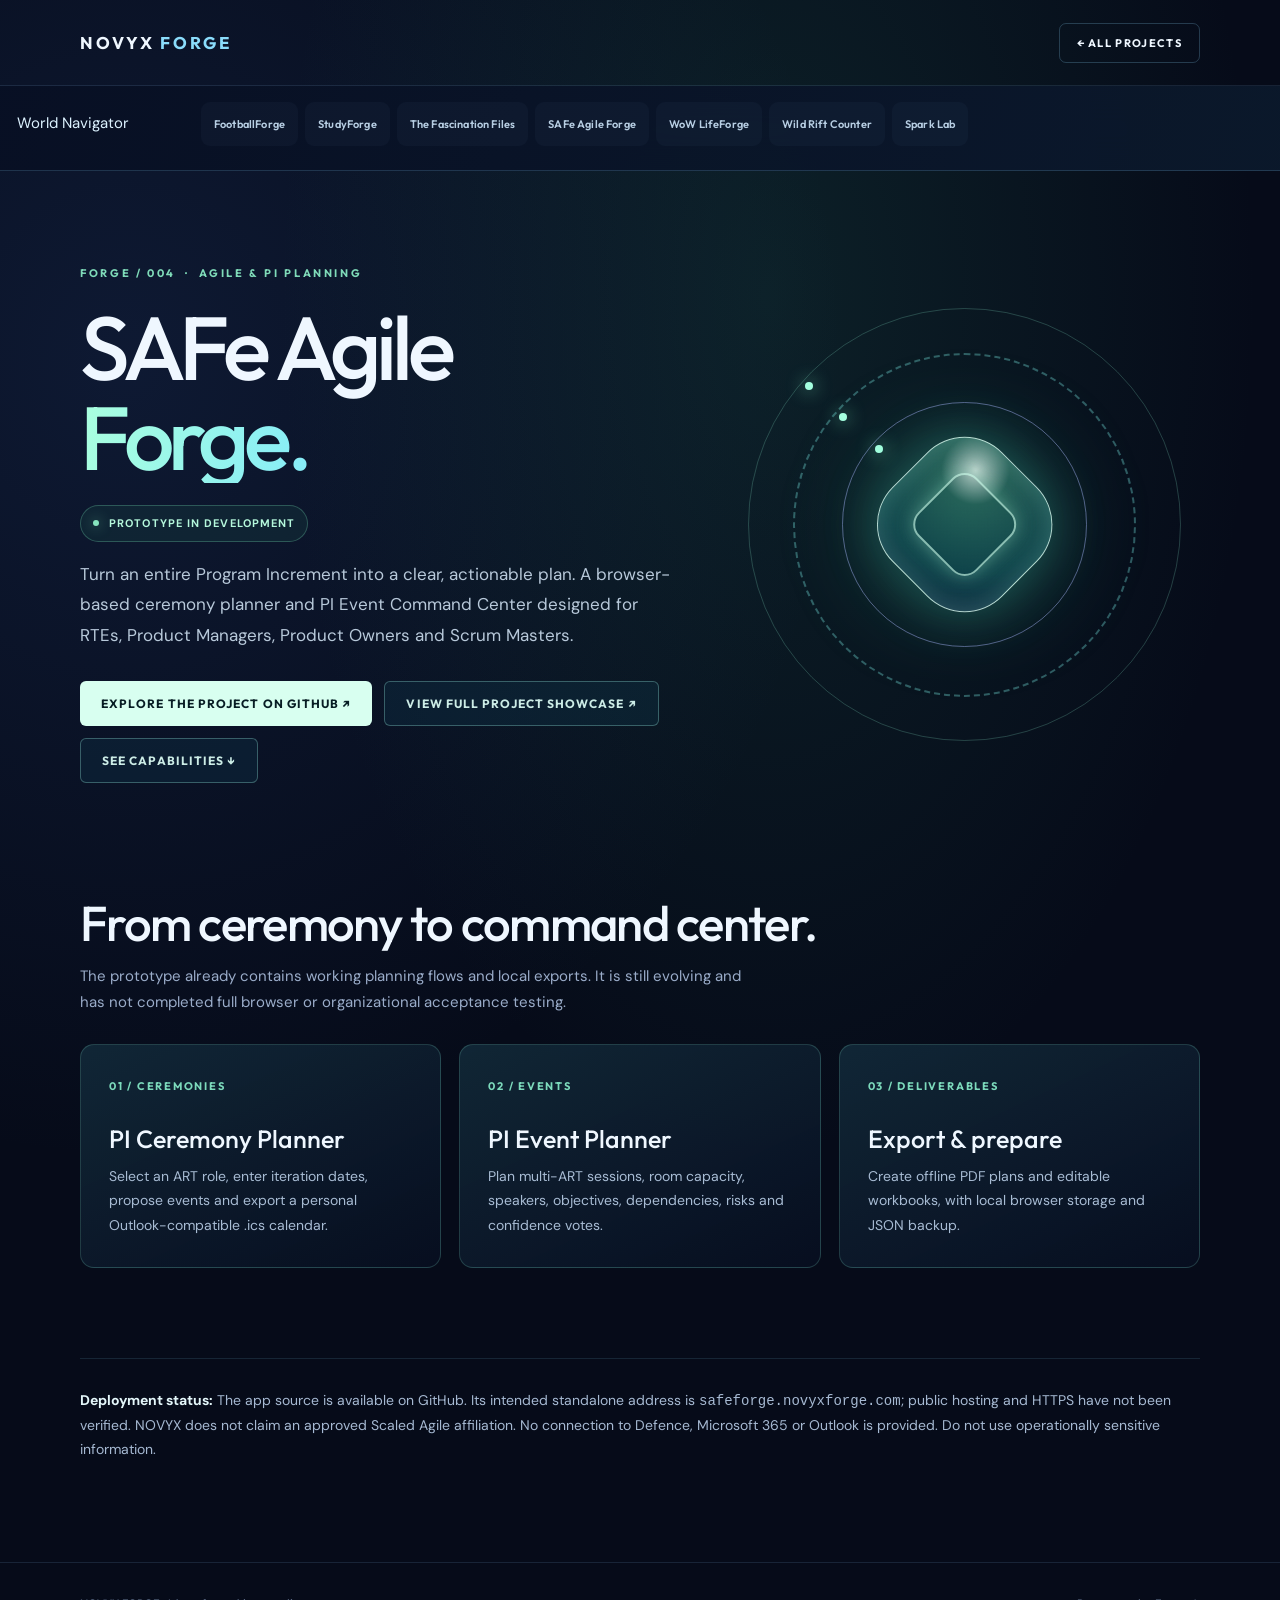
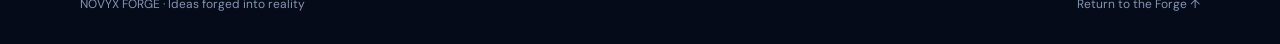
<file: safe-agile.html>
<!doctype html>
<html lang="en">
<head>
<meta charset="utf-8">
<meta name="viewport" content="width=device-width,initial-scale=1">
<meta name="theme-color" content="#070e1b">
<meta name="description" content="SAFe Agile Forge by NOVYX FORGE. Discover the in-development PI Ceremony Planner and PI Event Command Center.">
<meta property="og:title" content="SAFe Agile Forge | NOVYX FORGE">
<meta property="og:description" content="Explore SAFe Agile Forge: ceremony planning, PI Event Command Center, role-focused schedules and offline exports.">
<title>SAFe Agile Forge — NOVYX FORGE</title>
<link rel="preconnect" href="https://fonts.googleapis.com">
<link rel="preconnect" href="https://fonts.gstatic.com" crossorigin>
<link href="https://fonts.googleapis.com/css2?family=DM+Sans:wght@400;500;600;700&family=Outfit:wght@300;400;500;600;700;800&display=swap" rel="stylesheet">
<link rel="icon" href="data:image/svg+xml,%3Csvg xmlns='http://www.w3.org/2000/svg' viewBox='0 0 64 64'%3E%3Crect width='64' height='64' rx='15' fill='%23050b1c'/%3E%3Cpath d='M13 48V16l38 32V16' fill='none' stroke='%237bdfff' stroke-width='5' stroke-linecap='round' stroke-linejoin='round'/%3E%3C/svg%3E">
<style>
:root{color-scheme:dark;--bg:#060b19;--fg:#eff7ff;--muted:#9aacc9;--line:rgba(124,213,190,.22)}
*{box-sizing:border-box}
html{scroll-behavior:smooth}
body{margin:0;background:radial-gradient(ellipse at 60% 18%,rgba(35,112,94,.21),transparent 45%),radial-gradient(ellipse at 10% 22%,rgba(46,83,155,.2),transparent 44%),var(--bg);color:var(--fg);font:15px/1.7 "DM Sans",sans-serif;min-height:100vh;overflow-x:hidden}
a{color:inherit;text-decoration:none}
a:focus-visible{outline:2px solid #96e8d1;outline-offset:5px}
.shell{width:min(1120px,calc(100% - 42px));margin:auto;position:relative}
header{border-bottom:1px solid rgba(144,199,244,.12);position:relative;z-index:5}
nav{min-height:85px;display:flex;align-items:center;justify-content:space-between;gap:20px}
.brand{font:700 17px Outfit,sans-serif;letter-spacing:.16em}
.brand em{font-style:normal;color:#8adcfb}
.back{border:1px solid rgba(129,195,230,.25);padding:12px 17px;border-radius:7px;font:700 11px Outfit,sans-serif;letter-spacing:.12em;text-transform:uppercase}
.back:hover{border-color:#92dcee;background:rgba(91,165,229,.1)}
.hero{display:grid;grid-template-columns:1.12fr .88fr;gap:50px;align-items:center;padding:95px 0 83px}
.kicker{font:700 11px Outfit,sans-serif;color:#7fdbb9;letter-spacing:.24em;text-transform:uppercase}
h1{font:500 clamp(55px,7vw,94px)/1.01 Outfit,sans-serif;letter-spacing:-.06em;margin:22px 0}
h1 span{display:block;background:linear-gradient(100deg,#aaffde,#7de8ff,#c2b1ff);color:transparent;-webkit-background-clip:text;background-clip:text}
.lead{font-size:17px;line-height:1.8;color:#b8c9da;max-width:650px}
.status{display:inline-flex;align-items:center;gap:10px;padding:8px 12px;border:1px solid rgba(112,210,171,.3);color:#b5f8dc;border-radius:30px;background:rgba(35,102,82,.18);font-size:11px;font-weight:700;text-transform:uppercase;letter-spacing:.1em}
.status:before{content:"";width:6px;height:6px;border-radius:50%;background:#87e4be;box-shadow:0 0 13px rgba(119,232,177,.68)}
.actions{display:flex;gap:12px;flex-wrap:wrap;margin-top:31px}
.btn{display:inline-flex;align-items:center;justify-content:center;padding:14px 21px;font:700 12px Outfit,sans-serif;letter-spacing:.09em;text-transform:uppercase;border-radius:6px;transition:transform .25s,background .25s}
.btn:hover{transform:translateY(-3px)}
.primary{background:#d8fff0;color:#071d24}
.primary:hover{background:#fff}
.secondary{border:1px solid rgba(135,211,203,.36);background:rgba(16,54,72,.35);color:#ccece6}
.secondary:hover{background:rgba(29,81,91,.5)}
.visual{position:relative;min-height:370px;display:grid;place-items:center;isolation:isolate}
.visual:before{content:"";position:absolute;inset:15%;border-radius:50%;background:radial-gradient(circle,rgba(44,191,147,.22),transparent 72%);filter:blur(30px)}
.ring{position:absolute;border-radius:50%;border:1px solid rgba(146,249,216,.21);width:92%;aspect-ratio:1;animation:spin 35s linear infinite}
.ring:nth-child(2){width:73%;border:2px dashed rgba(123,238,230,.34);animation-duration:26s;animation-direction:reverse}
.ring:nth-child(3){width:52%;border-color:rgba(170,184,255,.46);animation-duration:18s}
.ring:after{content:"";position:absolute;left:13%;top:17%;width:8px;height:8px;border-radius:50%;background:#a4ffdf;box-shadow:0 0 18px #7effcc}
.orb{position:relative;width:33%;aspect-ratio:1;border:1px solid rgba(221,255,243,.8);border-radius:34%;transform:rotate(45deg);background:radial-gradient(circle at 30% 20%,rgba(233,255,245,.78),rgba(69,170,145,.4) 21%,rgba(15,70,77,.9) 64%,#0b1e3a);box-shadow:inset 0 0 28px rgba(172,255,229,.25),0 0 55px rgba(73,210,184,.32);animation:bob 6s ease-in-out infinite}
.orb:after{content:"";position:absolute;inset:23%;border:2px solid rgba(207,255,236,.63);border-radius:21%;box-shadow:0 0 20px rgba(165,243,215,.4)}
.section{padding:30px 0 90px}
.section h2{font:500 clamp(32px,4vw,49px)/1.12 Outfit,sans-serif;letter-spacing:-.035em;margin:0 0 13px}
.section>.intro{color:var(--muted);max-width:670px;margin:0 0 29px}
.features{display:grid;grid-template-columns:repeat(3,minmax(0,1fr));gap:18px}
.feature{border:1px solid var(--line);background:linear-gradient(155deg,rgba(19,45,61,.8),rgba(8,15,33,.86));border-radius:14px;padding:28px;min-height:224px}
.feature small{color:#7cdabc;font:700 11px Outfit,sans-serif;letter-spacing:.16em}
.feature h3{font:500 25px Outfit,sans-serif;margin:24px 0 9px}
.feature p{color:#a8bcd4;font-size:14px;line-height:1.75;margin:0}
.note{border-top:1px solid rgba(124,195,222,.14);padding:30px 0 100px;color:#a6b9d2;font-size:14px}
.note strong{color:#e4f7fa}
footer{border-top:1px solid rgba(133,193,236,.14);padding:31px 0;color:#8195b4;font-size:12px}
.foot{display:flex;align-items:center;justify-content:space-between;gap:20px;flex-wrap:wrap}
@keyframes spin{to{transform:rotate(360deg)}}
@keyframes bob{50%{transform:rotate(49deg) translate(-8px,7px)}}
@media(max-width:750px){.hero{grid-template-columns:1fr;padding:63px 0 35px;gap:7px}.visual{min-height:270px;width:min(100%,330px);margin:auto}.features{grid-template-columns:1fr}.feature{min-height:0}h1{font-size:clamp(48px,11vw,75px)}.section{padding-bottom:65px}}
@media(prefers-reduced-motion:reduce){*,*:before,*:after{animation:none!important;transition:none!important}html{scroll-behavior:auto}}
</style>
<link rel="stylesheet" href="./forge-world-navigation.css?v=40"><link rel="stylesheet" href="./forge-v4.css?v=4"></head>
<body>
<header><nav class="shell" aria-label="Project navigation"><a class="brand" href="./index.html">NOVYX <em>FORGE</em></a><a class="back" href="./index.html#projects">← All projects</a></nav></header><nav class="world-nav v4-aux-nav" aria-label="Explore NOVYX project worlds"><div class="world-nav-inner"><a class="world-nav-title" href="./index.html#world-atlas">World Navigator</a><div class="world-nav-scroll" tabindex="0" role="region" aria-label="Scroll through project worlds"><div class="world-nav-links"><a class="world-nav-link" href="./world-footballforge.html">FootballForge</a><a class="world-nav-link" href="./world-studyforge.html">StudyForge</a><a class="world-nav-link" href="./world-fascination-files.html">The Fascination Files</a><a class="world-nav-link" href="./world-safeforge.html">SAFe Agile Forge</a><a class="world-nav-link" href="./world-wow-lifeforge.html">WoW LifeForge</a><a class="world-nav-link" href="./world-wildrift-counter.html">Wild Rift Counter</a><a class="world-nav-link" href="./world-spark-lab.html">Spark Lab</a></div></div></div></nav>
<main>
  <section class="hero shell" aria-labelledby="page-title">
    <div>
      <div class="kicker">FORGE / 004 &nbsp;·&nbsp; AGILE &amp; PI PLANNING</div>
      <h1 id="page-title">SAFe Agile <span>Forge.</span></h1>
      <div class="status">Prototype in development</div>
      <p class="lead">Turn an entire Program Increment into a clear, actionable plan. A browser-based ceremony planner and PI Event Command Center designed for RTEs, Product Managers, Product Owners and Scrum Masters.</p>
      <div class="actions">
        <a class="btn primary" href="https://github.com/fathom-web/SAFeForge" target="_blank" rel="noopener noreferrer">Explore the project on GitHub ↗</a>
        <a class="btn secondary" href="./project.html?project=safeforge">View full project showcase ↗</a>
        <a class="btn secondary" href="#capabilities">See capabilities ↓</a>
      </div>
    </div>
    <div class="visual" aria-hidden="true"><span class="ring"></span><span class="ring"></span><span class="ring"></span><span class="orb"></span></div>
  </section>
  <section class="section shell" id="capabilities" aria-labelledby="cap-title">
    <h2 id="cap-title">From ceremony to command center.</h2>
    <p class="intro">The prototype already contains working planning flows and local exports. It is still evolving and has not completed full browser or organizational acceptance testing.</p>
    <div class="features">
      <article class="feature"><small>01 / CEREMONIES</small><h3>PI Ceremony Planner</h3><p>Select an ART role, enter iteration dates, propose events and export a personal Outlook-compatible .ics calendar.</p></article>
      <article class="feature"><small>02 / EVENTS</small><h3>PI Event Planner</h3><p>Plan multi-ART sessions, room capacity, speakers, objectives, dependencies, risks and confidence votes.</p></article>
      <article class="feature"><small>03 / DELIVERABLES</small><h3>Export &amp; prepare</h3><p>Create offline PDF plans and editable workbooks, with local browser storage and JSON backup.</p></article>
    </div>
  </section>
  <section class="note shell"><strong>Deployment status:</strong> The app source is available on GitHub. Its intended standalone address is <code>safeforge.novyxforge.com</code>; public hosting and HTTPS have not been verified. NOVYX does not claim an approved Scaled Agile affiliation. No connection to Defence, Microsoft 365 or Outlook is provided. Do not use operationally sensitive information.</section>
</main>
<footer><div class="shell foot"><span>NOVYX FORGE · Ideas forged into reality</span><a href="./index.html#projects">Return to the Forge ↑</a></div></footer>
</body>
</html>
</file>
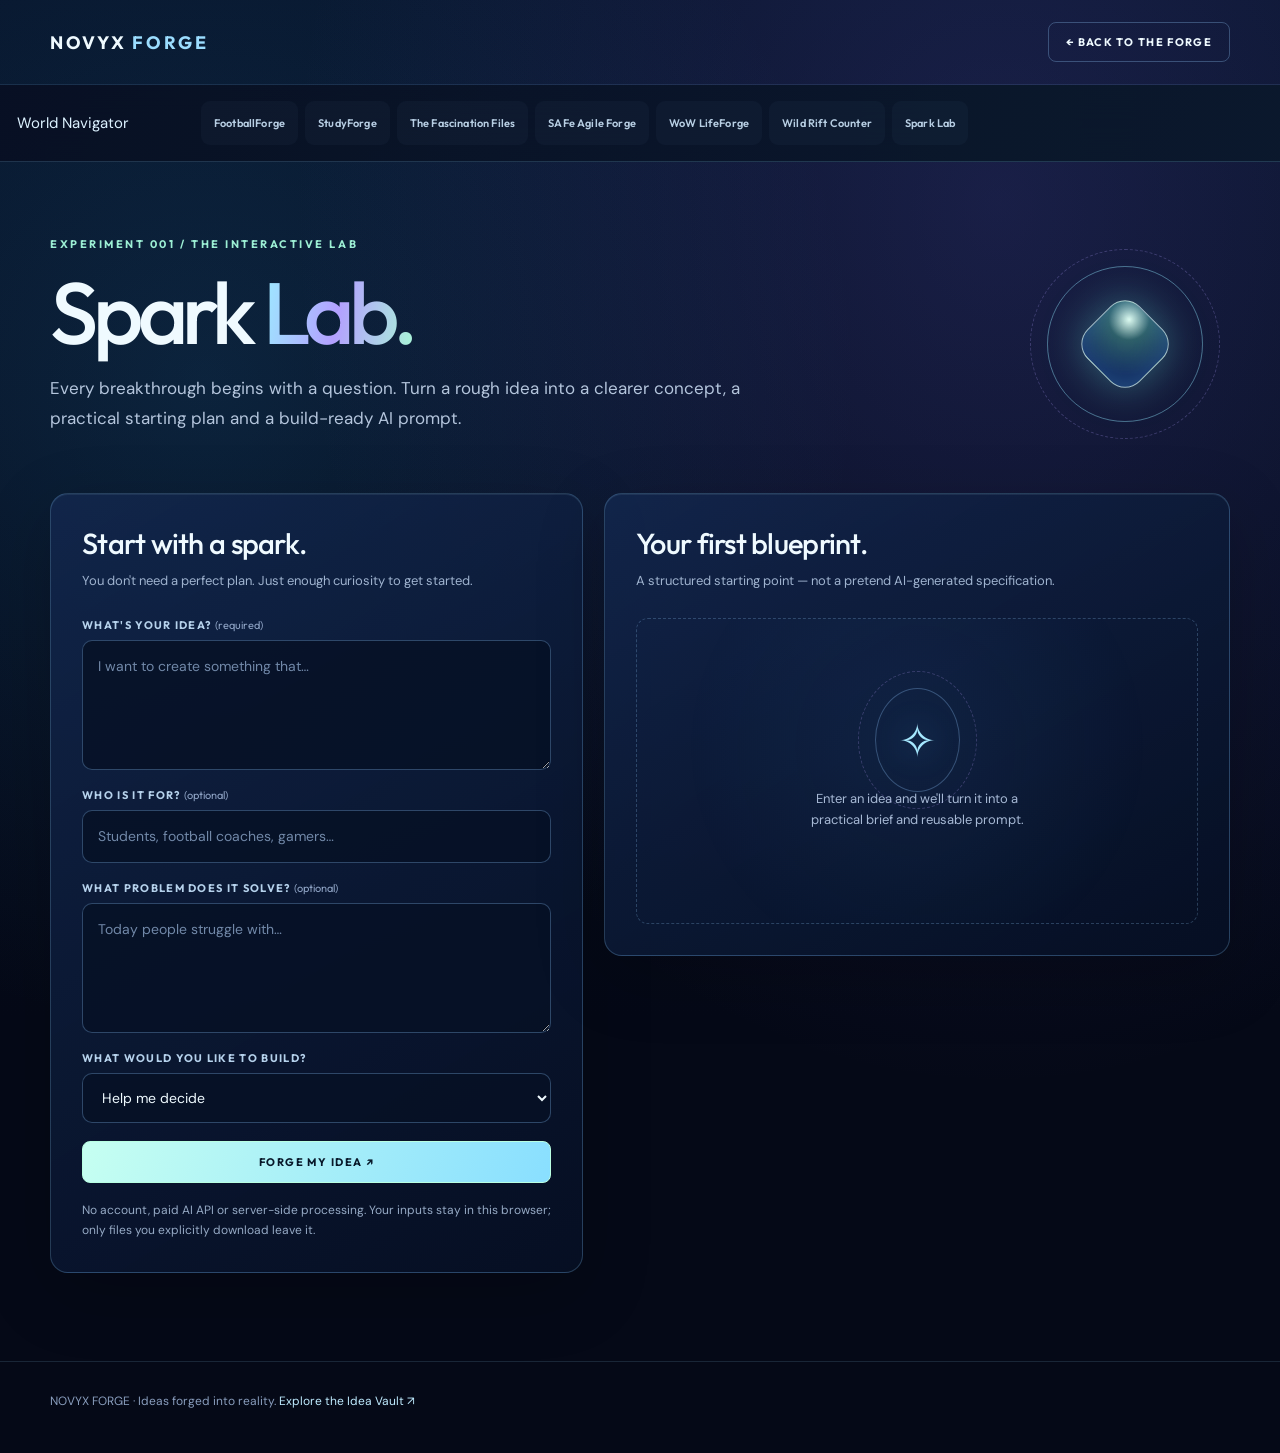
<file: spark-lab.html>
<!doctype html>
<html lang="en">
<head>
<meta charset="utf-8">
<meta name="viewport" content="width=device-width, initial-scale=1">
<meta name="theme-color" content="#070b1b">
<meta name="description" content="Spark Lab by NOVYX FORGE: turn a raw idea into a practical project brief and an AI-ready build prompt. Free, browser-based and private by design.">
<title>Spark Lab — NOVYX FORGE</title>
<link rel="preconnect" href="https://fonts.googleapis.com">
<link rel="preconnect" href="https://fonts.gstatic.com" crossorigin>
<link href="https://fonts.googleapis.com/css2?family=DM+Sans:wght@400;500;600;700&family=Outfit:wght@300;400;500;600;700;800&display=swap" rel="stylesheet">
<link rel="icon" href="data:image/svg+xml,%3Csvg xmlns='http://www.w3.org/2000/svg' viewBox='0 0 64 64'%3E%3Crect width='64' height='64' rx='15' fill='%23050b1c'/%3E%3Cpath d='M13 48V16l38 32V16' fill='none' stroke='%237bdfff' stroke-width='5' stroke-linecap='round' stroke-linejoin='round'/%3E%3C/svg%3E">
<style>
:root{color-scheme:dark;--navy:#060c1c;--text:#effaff;--muted:#a7bad4;--mint:#9cefd4;--cyan:#92daff;--line:rgba(134,199,246,.24)}
*{box-sizing:border-box}
html{scroll-behavior:smooth}
body{margin:0;background:radial-gradient(ellipse at 78% 14%,rgba(91,80,189,.22),transparent 50%),radial-gradient(ellipse at 16% 26%,rgba(39,134,191,.17),transparent 43%),linear-gradient(180deg,#071329,#050917 70%);font:15px/1.65 "DM Sans",sans-serif;color:var(--text);min-height:100vh;overflow-x:hidden}
a{text-decoration:none;color:inherit}
button,input,textarea,select{font:inherit}
button{cursor:pointer}
:focus-visible{outline:2px solid var(--mint);outline-offset:3px}
.shell{width:min(1180px,calc(100% - 42px));margin:auto}
header{border-bottom:1px solid rgba(133,187,236,.13)}
nav{height:84px;display:flex;align-items:center;justify-content:space-between;gap:20px}
.brand{font:700 18px Outfit,sans-serif;letter-spacing:.15em}.brand span{color:#9bddff}
.back{font:700 11px Outfit,sans-serif;letter-spacing:.12em;text-transform:uppercase;border:1px solid rgba(142,196,246,.31);padding:12px 17px;border-radius:8px}
.back:hover{background:rgba(100,157,227,.13)}
.hero{padding:75px 0 42px;display:grid;grid-template-columns:minmax(0,1.15fr) 210px;align-items:center;gap:30px}
.kicker{font:700 11px Outfit,sans-serif;letter-spacing:.23em;color:var(--mint);text-transform:uppercase}
h1{font:500 clamp(52px,7vw,87px)/1.02 Outfit,sans-serif;letter-spacing:-.06em;margin:17px 0}
h1 em{font-style:normal;background:linear-gradient(100deg,#9ceeff,#b3a0ff,#a9f8d6);-webkit-background-clip:text;background-clip:text;color:transparent}
.intro{font-size:17px;line-height:1.76;color:#b4c5dc;max-width:710px}
.hero-orb{position:relative;width:190px;aspect-ratio:1;margin:auto;display:grid;place-items:center}
.hero-orb:before,.hero-orb:after{content:"";position:absolute;inset:9%;border:1px solid rgba(141,218,245,.46);border-radius:50%;animation:spin 25s linear infinite}
.hero-orb:after{inset:0;border-color:rgba(177,160,255,.26);border-style:dashed;animation-duration:38s;animation-direction:reverse}
.hero-orb span{display:block;width:39%;aspect-ratio:1;border-radius:28%;transform:rotate(45deg);background:radial-gradient(circle at 30% 22%,#e2fff2,rgba(94,221,186,.36) 27%,rgba(19,49,101,.9) 73%);border:1px solid rgba(225,255,248,.69);box-shadow:0 0 42px rgba(101,217,210,.4),inset 0 0 27px rgba(105,190,255,.21);animation:levitate 7s ease-in-out infinite}
.grid{display:grid;grid-template-columns:minmax(0,.92fr) minmax(0,1.08fr);gap:21px;align-items:start;padding-bottom:88px}
.panel{padding:31px;border:1px solid var(--line);border-radius:18px;background:linear-gradient(148deg,rgba(19,40,80,.79),rgba(6,15,35,.96));box-shadow:inset 0 1px 0 rgba(207,235,255,.08),0 20px 70px rgba(0,0,0,.2)}
.panel h2{font:500 29px Outfit,sans-serif;margin:0 0 8px;letter-spacing:-.025em}
.panel-intro{font-size:13px;color:#9fb3cf;line-height:1.7;margin:0 0 26px}
.fields{display:grid;gap:18px}
.field{display:grid;gap:8px}
.field label{font:700 11px Outfit,sans-serif;letter-spacing:.12em;text-transform:uppercase;color:#b6d2ec}
.field label span{color:#8ea3c4;font-weight:400;letter-spacing:0;text-transform:none}
.field textarea,.field input,.field select{background:rgba(7,17,38,.84);color:var(--text);border:1px solid rgba(132,185,241,.32);border-radius:10px;padding:14px 15px;width:100%;outline:none;font-size:14px}
.field textarea:focus,.field input:focus,.field select:focus{border-color:#9addfb;box-shadow:0 0 0 3px rgba(105,180,248,.12)}
.field textarea{min-height:130px;resize:vertical;line-height:1.6}
.field input::placeholder,.field textarea::placeholder{color:#7188a8}
.field select{appearance:auto}
.button{border-radius:8px;padding:13px 18px;font:700 11px Outfit,sans-serif;letter-spacing:.13em;text-transform:uppercase;transition:transform .2s,border-color .2s,background .2s}
.button:hover{transform:translateY(-2px)}
.primary{border:1px solid #b9ffe2;background:linear-gradient(110deg,#c6fff1,#89dfff);color:#081829}
.secondary{border:1px solid rgba(135,206,255,.43);background:rgba(20,55,92,.47);color:#d9f3ff}
.actions{display:flex;flex-wrap:wrap;gap:10px;margin-top:25px}
.hint{margin:17px 0 0;font-size:12px;color:#96aac5;line-height:1.7}
.results{position:relative;min-height:445px}
.results[data-ready="false"] .result-content{display:none}
.empty{display:flex;align-items:center;justify-content:center;flex-direction:column;gap:19px;min-height:306px;text-align:center;border:1px dashed rgba(143,199,245,.25);border-radius:12px;background:radial-gradient(circle at 50% 42%,rgba(65,141,216,.08),transparent 70%)}
.empty-art{position:relative;font:500 46px Outfit,sans-serif;color:#a6e9ff;text-shadow:0 0 35px rgba(104,185,255,.37)}
.empty-art:before,.empty-art:after{content:"";position:absolute;inset:-23px;border:1px solid rgba(145,199,255,.3);border-radius:50%}
.empty-art:after{inset:-40px;border-style:dashed;border-color:rgba(188,160,255,.24)}
.empty p{max-width:250px;color:#a7b9d5;margin:0;font-size:13px}
.results[data-ready="true"] .empty{display:none}
.result-state{font:700 10px Outfit,sans-serif;text-transform:uppercase;letter-spacing:.16em;color:#8ddfc4;margin-bottom:20px}
.result-block{margin-top:20px;padding:18px;border-radius:12px;border:1px solid rgba(127,186,247,.2);background:rgba(9,26,51,.53)}
.result-block strong{display:block;font:600 11px Outfit,sans-serif;letter-spacing:.14em;color:#b4d8f6;text-transform:uppercase;margin-bottom:8px}
.result-block p{color:#c5d6e7;font-size:14px;line-height:1.75;margin:0;white-space:pre-wrap}
.result-block ul{margin:9px 0 0;padding-left:19px;color:#b4c8e2;font-size:13px}
.result-block li{margin:9px 0}
.prompt{width:100%;min-height:280px;line-height:1.7;resize:vertical;background:#071328;color:#d7eaff;padding:17px;border:1px solid rgba(135,200,248,.28);border-radius:11px;font-size:12px}
.prompt:focus{border-color:#99e5ff}
.result-actions{display:flex;flex-wrap:wrap;gap:9px;margin-top:15px}
.feedback{font-size:12px;color:#a4efcc;min-height:22px;margin-top:10px}
footer{padding:30px 0 42px;color:#899dbd;font-size:12px;border-top:1px solid rgba(138,198,235,.15)}
footer a{color:#bfebff}
@keyframes spin{to{transform:rotate(360deg)}}@keyframes levitate{50%{transform:rotate(50deg) translate(-5px,7px)}}
@media(max-width:780px){.grid{grid-template-columns:1fr}.hero{grid-template-columns:1fr;padding:56px 0 30px}.hero-orb{width:125px;grid-row:1;margin:0}.panel{padding:23px}}
@media(prefers-reduced-motion:reduce){*,*:before,*:after{animation:none!important;transition:none!important}html{scroll-behavior:auto}}
</style>
<link rel="stylesheet" href="./forge-world-navigation.css?v=40"><link rel="stylesheet" href="./forge-v4.css?v=4"></head>
<body>
<header><nav class="shell"><a class="brand" href="./index.html">NOVYX <span>FORGE</span></a><a class="back" href="./index.html#pipeline">← Back to the Forge</a></nav></header><nav class="world-nav v4-aux-nav" aria-label="Explore NOVYX project worlds"><div class="world-nav-inner"><a class="world-nav-title" href="./index.html#world-atlas">World Navigator</a><div class="world-nav-scroll" tabindex="0" role="region" aria-label="Scroll through project worlds"><div class="world-nav-links"><a class="world-nav-link" href="./world-footballforge.html">FootballForge</a><a class="world-nav-link" href="./world-studyforge.html">StudyForge</a><a class="world-nav-link" href="./world-fascination-files.html">The Fascination Files</a><a class="world-nav-link" href="./world-safeforge.html">SAFe Agile Forge</a><a class="world-nav-link" href="./world-wow-lifeforge.html">WoW LifeForge</a><a class="world-nav-link" href="./world-wildrift-counter.html">Wild Rift Counter</a><a class="world-nav-link" href="./world-spark-lab.html">Spark Lab</a></div></div></div></nav>
<main>
 <section class="hero shell">
  <div><div class="kicker">EXPERIMENT 001 / THE INTERACTIVE LAB</div><h1>Spark <em>Lab.</em></h1><p class="intro">Every breakthrough begins with a question. Turn a rough idea into a clearer concept, a practical starting plan and a build-ready AI prompt.</p></div>
  <div class="hero-orb" aria-hidden="true"><span></span></div>
 </section>
 <div class="grid shell">
  <section class="panel" aria-labelledby="form-heading"><h2 id="form-heading">Start with a spark.</h2><p class="panel-intro">You don't need a perfect plan. Just enough curiosity to get started.</p>
    <form id="spark-form" class="fields">
      <div class="field"><label for="idea">What's your idea? <span>(required)</span></label><textarea id="idea" name="idea" required maxlength="1200" placeholder="I want to create something that…" spellcheck="true"></textarea></div>
      <div class="field"><label for="audience">Who is it for? <span>(optional)</span></label><input id="audience" name="audience" maxlength="200" placeholder="Students, football coaches, gamers…"></div>
      <div class="field"><label for="problem">What problem does it solve? <span>(optional)</span></label><textarea id="problem" name="problem" maxlength="600" rows="3" placeholder="Today people struggle with…"></textarea></div>
      <div class="field"><label for="format">What would you like to build?</label><select id="format" name="format"><option value="undecided">Help me decide</option><option value="web">Web application</option><option value="mobile">Mobile application</option><option value="addon">Game addon or plugin</option><option value="automation">Automation or workflow</option><option value="creative">Creative digital experience</option></select></div>
      <button class="button primary" type="submit">Forge my idea ↗</button>
    </form>
    <p class="hint">No account, paid AI API or server-side processing. Your inputs stay in this browser; only files you explicitly download leave it.</p>
  </section>
  <section class="panel results" id="spark-results" data-ready="false" aria-labelledby="result-heading">
    <h2 id="result-heading">Your first blueprint.</h2><p class="panel-intro">A structured starting point — not a pretend AI-generated specification.</p>
    <div class="empty"><div class="empty-art" aria-hidden="true">✧</div><p>Enter an idea and we'll turn it into a practical brief and reusable prompt.</p></div>
    <div class="result-content" aria-live="polite">
      <div class="result-state">PROJECT BRIEF / FIRST DRAFT</div>
      <div class="result-block"><strong>The idea</strong><p id="brief-idea"></p></div>
      <div class="result-block"><strong>Who &amp; why</strong><p id="brief-context"></p></div>
      <div class="result-block"><strong>Suggested starting steps</strong><ul id="brief-steps"></ul></div>
      <div class="result-block"><strong>Build-ready AI prompt</strong><textarea id="build-prompt" class="prompt" aria-label="Generated build-ready prompt" readonly></textarea>
      <div class="result-actions"><button class="button primary" id="copy-prompt" type="button">Copy prompt</button><button class="button secondary" id="download-brief" type="button">Download brief (.json)</button></div><div class="feedback" id="spark-feedback" role="status"></div></div>
    </div>
  </section>
 </div>
</main>
<footer><div class="shell">NOVYX FORGE · Ideas forged into reality. <a href="./index.html#vault">Explore the Idea Vault ↗</a></div></footer>
<script>
(() => {
"use strict";
const el=id=>document.getElementById(id);
let current=null;
const formats={undecided:"the most suitable digital format",web:"a web application",mobile:"a mobile application",addon:"a game addon or plugin",automation:"an automation or workflow",creative:"a creative digital experience"};
const startingSteps={
 undecided:["Validate who needs the idea and what they currently use.","Choose the simplest medium that can prove the concept.","Build one small demonstrable workflow before expanding."],
 web:["Sketch the smallest possible user journey and core screens.","Build a clickable responsive prototype using a minimal stack.","Test the workflow in a browser on desktop and mobile."],
 mobile:["Define the one job the app must perform well.","Choose an appropriate native or cross-platform approach.","Prototype the core flow and test it on a real phone."],
 addon:["Verify the target application's addon API, permissions and distribution policy.","Create a minimal working addon with one feature.","Test compatibility, packaging and the official release process."],
 automation:["Map the trigger, input data and desired result.","Prototype a single reliable automated workflow.","Add error handling, privacy checks and human review steps."],
 creative:["Clarify the story, interaction or feeling the experience should create.","Build one compelling visual or interactive prototype.","Test clarity, accessibility and audience response."]
};
const safeInput=(id,max)=>el(id).value.trim().slice(0,max);
const txt=(id,value)=>{el(id).textContent=value};
const promptFor=data=>[
"Act as an experienced product strategist, UX designer and pragmatic software architect.",
"Turn the following raw idea into a realistic, buildable project proposal.",
"",
"IDEA: "+data.idea,
"INTENDED AUDIENCE: "+(data.audience||"Not specified — propose realistic target users."),
"PROBLEM: "+(data.problem||"Not yet validated — identify assumptions and ways to validate."),
"PREFERRED OUTPUT: "+formats[data.format],
"",
"Deliver:",
"1. A clear one-sentence product vision and the specific user problem.",
"2. Primary users, their needs and the biggest assumptions.",
"3. A minimum viable product with 3 essential user stories and acceptance criteria.",
"4. Suggested key screens, interactions and data model if relevant.",
"5. A simple technical approach, including affordable hosting where possible.",
"6. Privacy, security, accessibility and relevant platform restrictions.",
"7. A practical staged implementation plan and an initial validation experiment.",
"8. What to deliberately exclude from the first release.",
"9. Up to three important unresolved decisions.",
"",
"Do not claim features already exist. Label assumptions and keep scope realistic.",
"Answer in a clear, implementation-oriented format."
].join("\n");
function forge(event){
 event.preventDefault();
 if(!el("spark-form").reportValidity())return;
 const data={idea:safeInput("idea",1200),audience:safeInput("audience",200),problem:safeInput("problem",600),format:el("format").value};
 if(!data.idea)return;
 const steps=startingSteps[data.format]||startingSteps.undecided;
 current={...data,formatLabel:formats[data.format],steps,prompt:promptFor(data),type:"NOVYX Spark Lab brief",version:1};
 txt("brief-idea",data.idea);
 txt("brief-context","Audience: "+(data.audience||"To be defined")+".\nProblem: "+(data.problem||"To be validated")+".\nFormat: "+formats[data.format]+".");
 const items=el("brief-steps");items.replaceChildren();
 steps.forEach(step=>{const li=document.createElement("li");li.textContent=step;items.append(li)});
 el("build-prompt").value=current.prompt;
 el("spark-results").dataset.ready="true";
 txt("spark-feedback","");
 if(matchMedia("(max-width:780px)").matches)el("spark-results").scrollIntoView({behavior:matchMedia("(prefers-reduced-motion:reduce)").matches?"instant":"smooth"});
}
el("spark-form").addEventListener("submit",forge);
el("copy-prompt").addEventListener("click",async()=>{
 if(!current)return;
 try{await navigator.clipboard.writeText(current.prompt);txt("spark-feedback","Prompt copied to your clipboard.");}
 catch(e){el("build-prompt").focus();el("build-prompt").select();txt("spark-feedback","Select and copy the highlighted text manually.");}
});
el("download-brief").addEventListener("click",()=>{
 if(!current)return;
 const file=new Blob([JSON.stringify(current,null,2)+"\n"],{type:"application/json"});
 const url=URL.createObjectURL(file),a=document.createElement("a");
 a.href=url;a.download="novyx-spark-brief.json";document.body.append(a);a.click();a.remove();
 setTimeout(()=>URL.revokeObjectURL(url),1000);
 txt("spark-feedback","Your brief has been prepared for download.");
});
})();
</script>
</body>
</html>
</file>
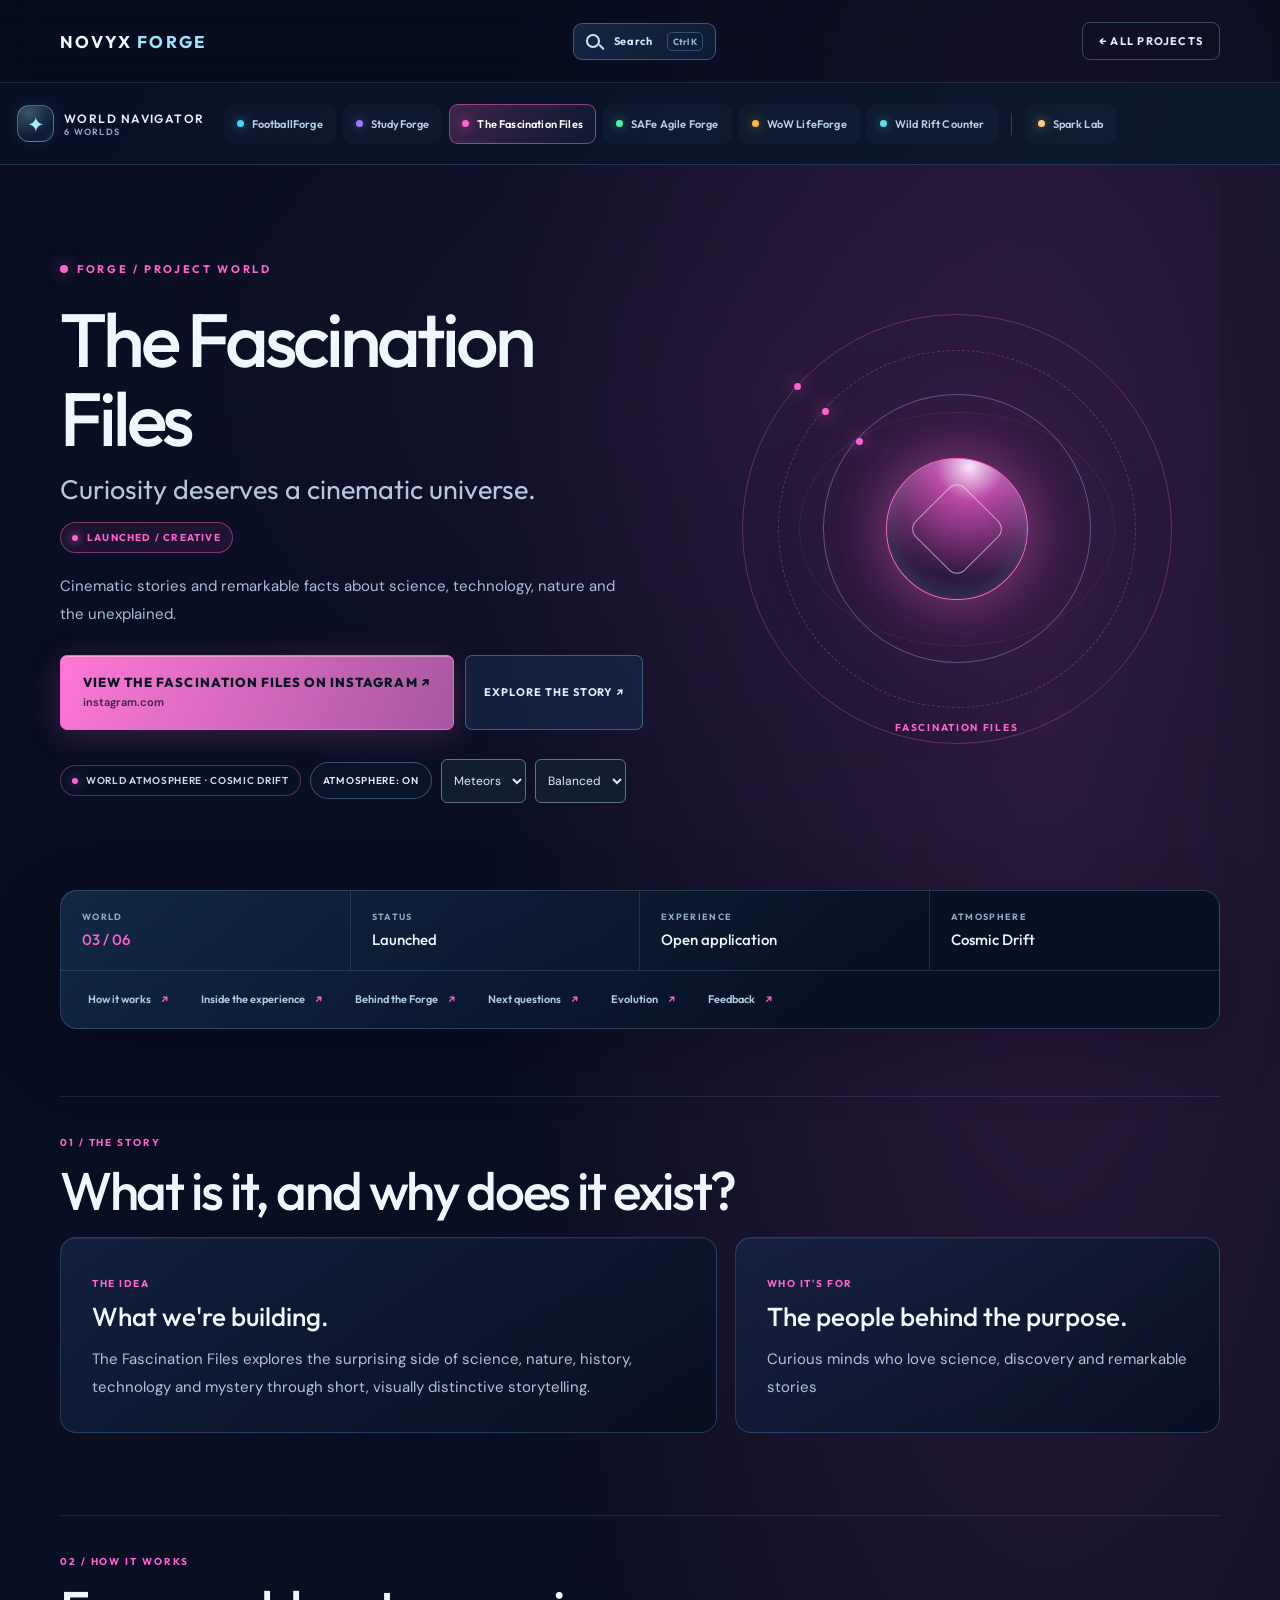
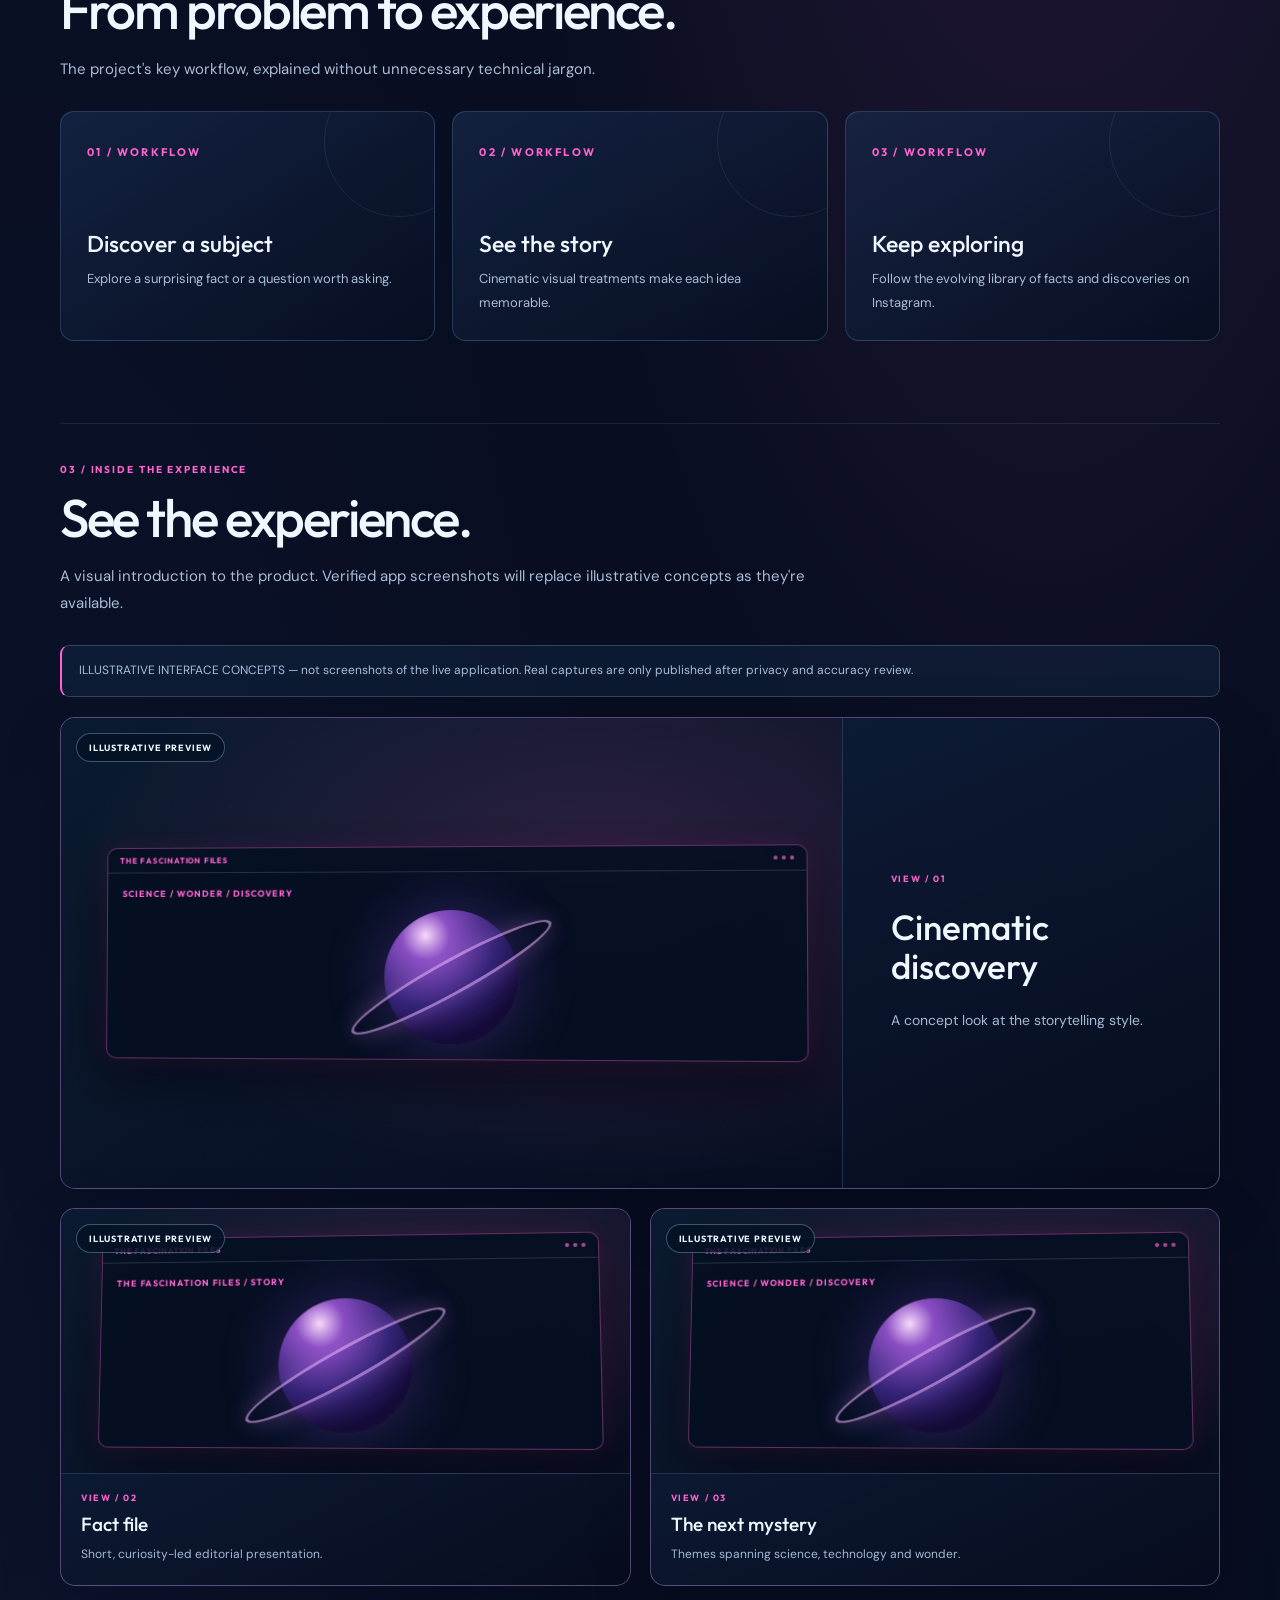
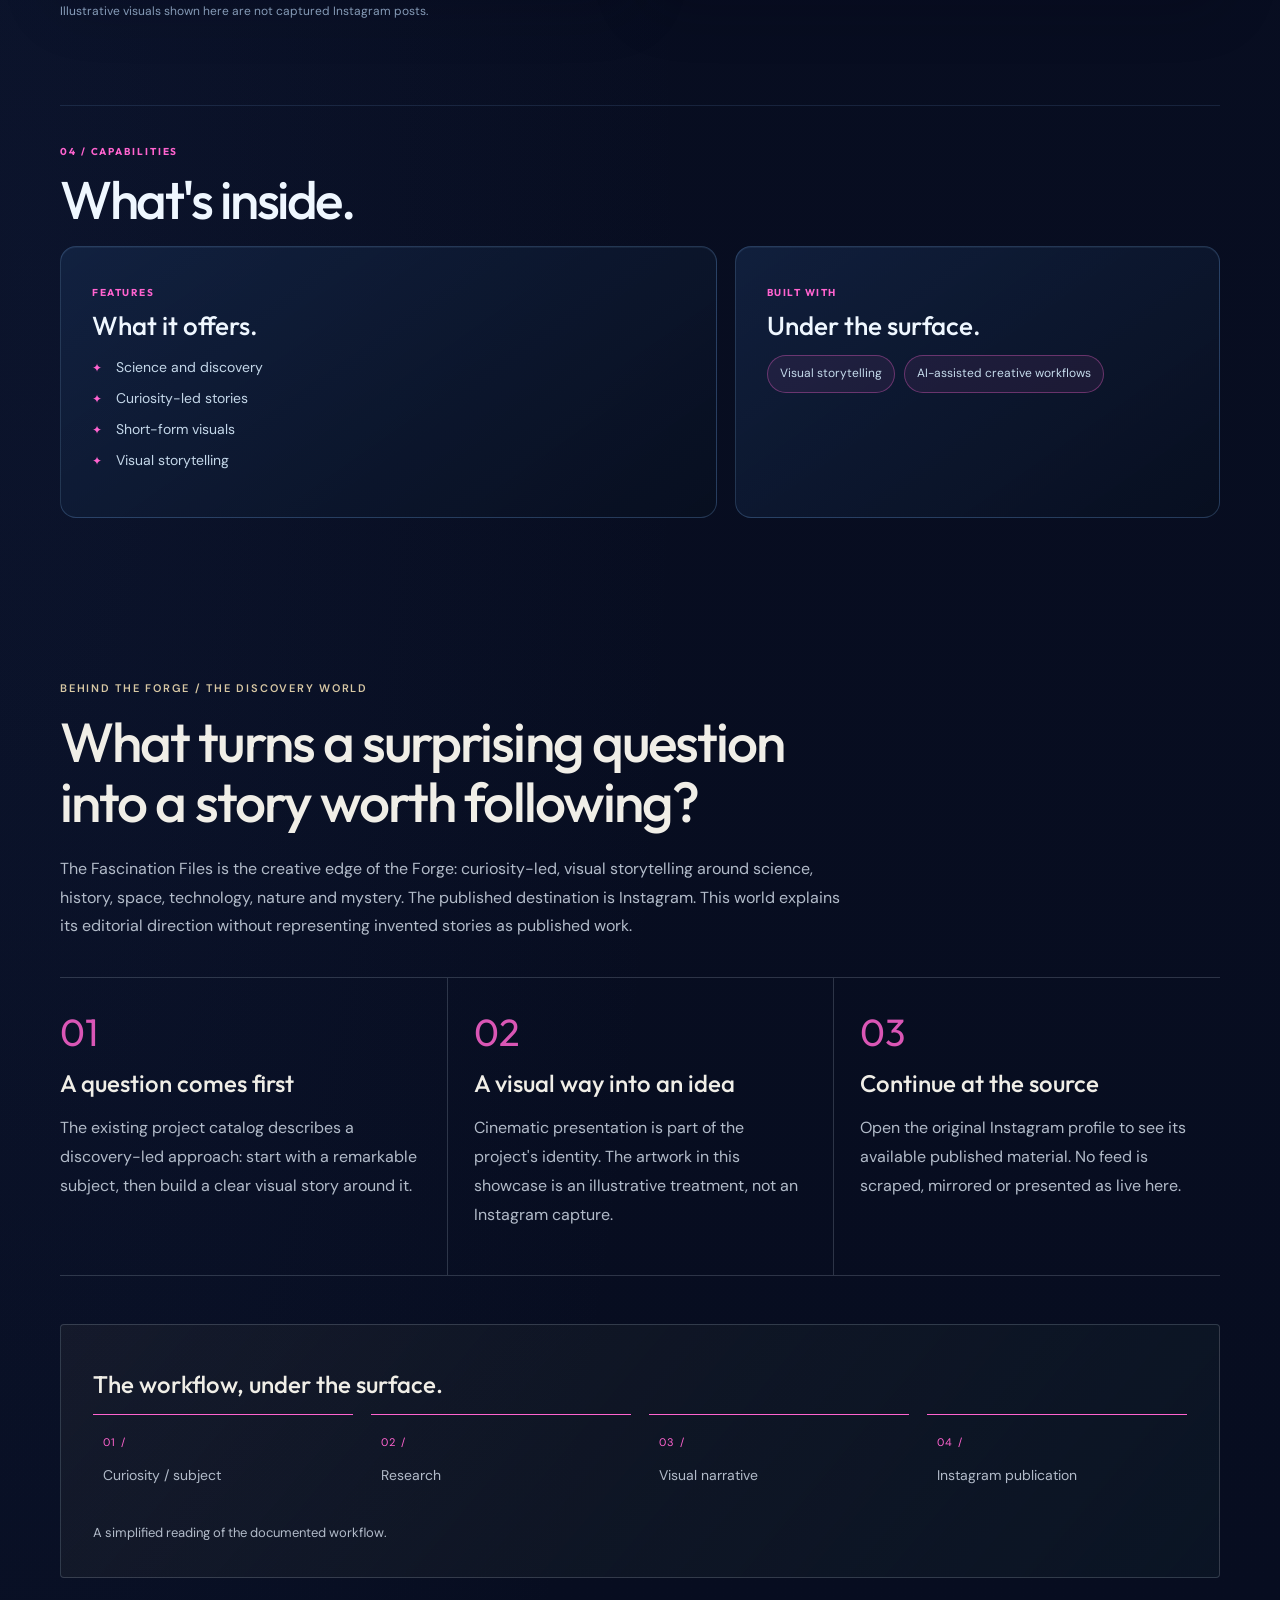
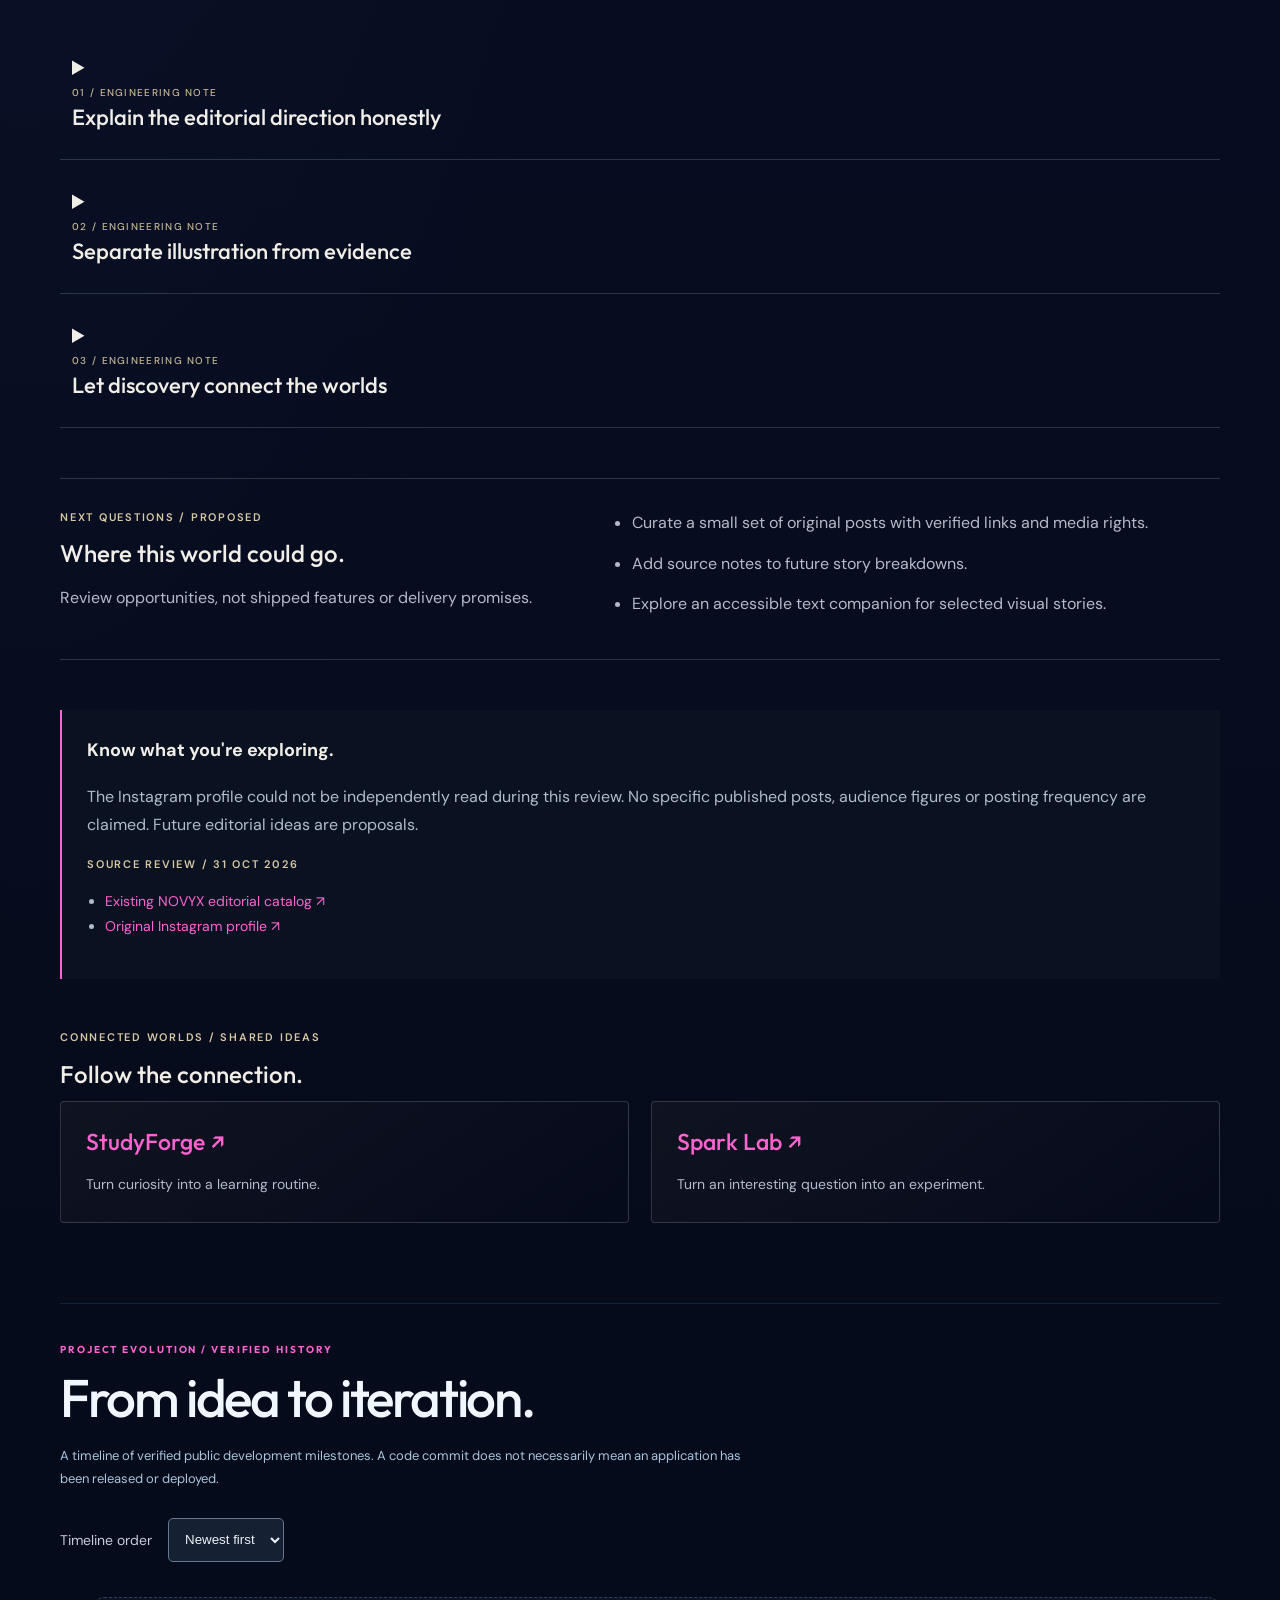
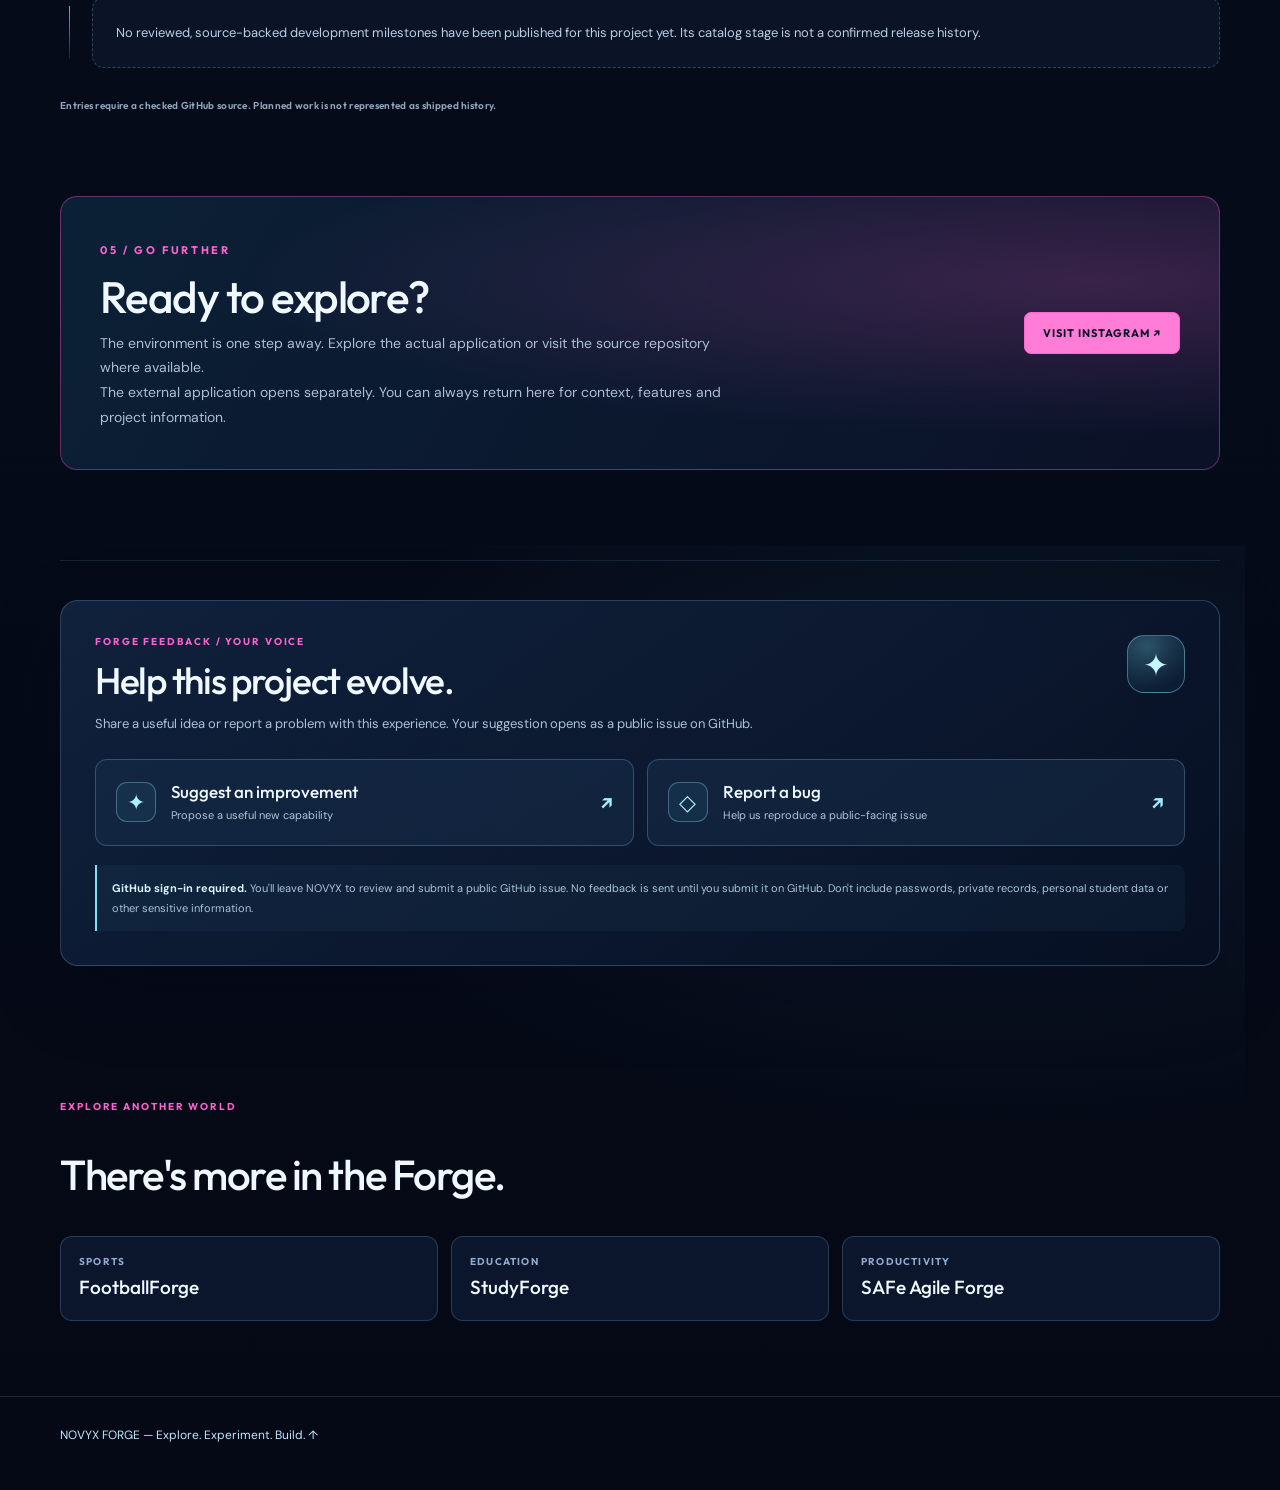
<file: world-fascination-files.html>
<!doctype html>
<html lang="en">
<head>
<meta charset="utf-8">
<meta name="viewport" content="width=device-width,initial-scale=1">
<meta name="theme-color" content="#080d1d">

<meta name="description" content="Cinematic stories and remarkable facts about science, technology, nature and the unexplained.">
<meta property="og:type" content="website">
<meta property="og:site_name" content="NOVYX FORGE">
<meta property="og:title" content="The Fascination Files — The Living Forge">
<meta property="og:description" content="Cinematic stories and remarkable facts about science, technology, nature and the unexplained.">
<title>The Fascination Files — The Living Forge</title>
<link rel="preconnect" href="https://fonts.googleapis.com">
<link rel="preconnect" href="https://fonts.gstatic.com" crossorigin>
<link href="https://fonts.googleapis.com/css2?family=DM+Sans:wght@400;500;600;700&family=Outfit:wght@300;400;500;600;700;800&display=swap" rel="stylesheet">
<link rel="icon" href="data:image/svg+xml,%3Csvg xmlns='http://www.w3.org/2000/svg' viewBox='0 0 64 64'%3E%3Crect width='64' height='64' rx='15' fill='%23050b1c'/%3E%3Cpath d='M13 48V16l38 32V16' fill='none' stroke='%237bdfff' stroke-width='5' stroke-linecap='round' stroke-linejoin='round'/%3E%3C/svg%3E">
<link rel="stylesheet" href="./project-showcase.css?v=4">
<link rel="stylesheet" href="./forge-weather.css?v=40">
<link rel="stylesheet" href="./forge-world-navigation.css?v=2">
<link rel="stylesheet" href="./forge-demo.css?v=1">
<link rel="stylesheet" href="./forge-observatory.css?v=1">
<link rel="stylesheet" href="./forge-feedback.css?v=2">
<link rel="stylesheet" href="./forge-search.css?v=40">
<link rel="stylesheet" href="./forge-showcase-finish.css?v=2">
<script src="./forge-weather.js?v=40" defer></script>
<script src="./forge-demos.js?v=2" defer></script>
<script src="./forge-feedback.js?v=2" defer></script>
<script src="./project-showcase.js?v=40" defer></script>
<script src="./forge-world-navigation.js?v=40" defer></script>
<script src="./forge-observatory.js?v=40" defer></script>

<script src="./forge-search.js?v=40" defer></script>
<link rel="stylesheet" href="./forge-v4.css?v=4">
<link rel="stylesheet" href="./forge-project-links.css?v=1">
<script src="./forge-content.js?v=4" defer></script>
<script src="./forge-v4.js?v=4" defer></script>
<link rel="canonical" href="https://novyxforge.com/world-fascination-files.html"><meta property="og:url" content="https://novyxforge.com/world-fascination-files.html"><script type="application/ld+json">{"@context":"https://schema.org","@type":"CreativeWork","name":"The Fascination Files","description":"Cinematic stories and remarkable facts about science, technology, nature and the unexplained.","url":"https://novyxforge.com/world-fascination-files.html","isPartOf":{"@type":"WebSite","name":"NOVYX FORGE","url":"https://novyxforge.com/"}}</script></head>
<body data-project="fascination-files" data-world="fascination-files" style="--accent:#FF63CF">
<a class="v4-skip" href="#engineering">Skip to project story</a>
<header>
  <nav class="shell" aria-label="Project navigation">
    <a class="brand" href="./index.html">NOVYX <span>FORGE</span></a>
    <a class="forge-search-trigger" data-forge-search href="./index.html#catalog" aria-label="Search NOVYX projects and ideas" aria-keyshortcuts="Control+K Meta+K"><span class="forge-search-icon" aria-hidden="true"></span><span class="search-trigger-text">Search</span><kbd>Ctrl K</kbd></a>
    <a class="back" href="./index.html#projects">← All projects</a>
  </nav>
</header>
<nav class="world-nav" aria-label="Explore NOVYX project worlds">
  <div class="world-nav-inner">
    <a class="world-nav-title" href="./index.html#home" aria-label="Return to the NOVYX Forge universe">
      <span class="world-nav-core" aria-hidden="true">✦</span>
      <span><strong>World Navigator</strong><small id="world-nav-count">PROJECT WORLDS</small></span>
    </a>
    <div class="world-nav-scroll" tabindex="0" role="region" aria-label="Scroll through project worlds">
      <div class="world-nav-links" id="world-nav-links"><a class="world-nav-link" href="./world-footballforge.html">FootballForge</a><a class="world-nav-link" href="./world-studyforge.html">StudyForge</a><a class="world-nav-link is-current" href="./world-fascination-files.html" aria-current="page">The Fascination Files</a><a class="world-nav-link" href="./world-safeforge.html">SAFe Agile Forge</a><a class="world-nav-link" href="./world-wow-lifeforge.html">WoW LifeForge</a><a class="world-nav-link" href="./world-wildrift-counter.html">Wild Rift Counter</a><a class="world-nav-link" href="./world-spark-lab.html">Spark Lab</a></div>
    </div>
  </div>
</nav>
<span id="novyx-world-status" role="status" aria-live="polite" aria-atomic="true"></span>
<main id="main-content">
  <section class="shell hero" aria-labelledby="name">
    <div class="hero-copy">
      <span class="eyebrow">FORGE / PROJECT WORLD</span>
      <h1 id="name">The Fascination Files</h1>
      <div class="lead" id="lead">Curiosity deserves a cinematic universe.</div>
      <span class="status" id="stage">Available to explore</span>
      <p class="summary" id="summary">Cinematic stories and remarkable facts about science, technology, nature and the unexplained.</p>
      <div class="hero-actions" id="hero-actions"><a class="btn btn-primary btn-project-destination" href="https://instagram.com/thefascinationfiles" target="_blank" rel="noopener noreferrer" aria-label="Open The Fascination Files at instagram.com in a new tab"><span class="project-destination-text">View The Fascination Files on Instagram ↗</span><small class="project-destination-url">instagram.com</small></a><a class="btn btn-secondary" href="#engineering">Explore the story ↓</a></div>
    </div>
    <div class="hero-art" aria-hidden="true">
      <span class="hero-orbit"></span><span class="hero-orbit"></span><span class="hero-orbit"></span><span class="hero-core"></span>
      <span class="hero-word" id="world">THE DISCOVERY WORLD</span>
    </div>
  </section>

  <section class="shell project-compass" aria-label="Project overview">
    <div class="compass-grid">
      <div class="compass-cell"><span class="compass-label">WORLD</span><strong id="compass-world">Creative</strong></div>
      <div class="compass-cell"><span class="compass-label">STATUS</span><strong id="compass-stage">Available to explore</strong></div>
      <div class="compass-cell"><span class="compass-label">EXPERIENCE</span><strong id="compass-experience">Project story</strong></div>
      <div class="compass-cell"><span class="compass-label">ATMOSPHERE</span><strong id="compass-weather">Cosmic Drift</strong></div>
    </div>
    <nav class="chapter-nav" aria-label="Jump between chapters">
      <a href="#how-it-works">How it works <span aria-hidden="true">↗</span></a>
      <a href="#screenshots">Inside the experience <span aria-hidden="true">↗</span></a>
      <a href="#try-demo" data-chapter-demo hidden>Try the demo <span aria-hidden="true">↗</span></a>
      <a href="#engineering">Behind the Forge <span aria-hidden="true">↗</span></a>
      <a href="#horizon">Next questions <span aria-hidden="true">↗</span></a>
      <a href="#evolution">Evolution <span aria-hidden="true">↗</span></a>
      <a href="#forge-feedback">Feedback <span aria-hidden="true">↗</span></a>
    </nav>
  </section>

  <section class="shell section" aria-labelledby="about-heading">
    <div class="section-label">01 / THE STORY</div>
    <h2 id="about-heading">What is it, and why does it exist?</h2>
    <div class="story-grid">
      <article class="story-card">
        <small>THE IDEA</small><h3>What we're building.</h3>
        <p id="story">The Fascination Files explores the surprising side of science, nature, history, technology and mystery through short, visually distinctive storytelling.</p>
      </article>
      <article class="story-card">
        <small>WHO IT'S FOR</small><h3>The people behind the purpose.</h3>
        <p id="audience">Curious minds who love science, discovery and remarkable stories</p>
      </article>
    </div>
  </section>

  <section class="shell section" id="how-it-works" aria-labelledby="how-heading">
    <div class="section-label">02 / HOW IT WORKS</div>
    <h2 id="how-heading">From problem to experience.</h2>
    <p class="section-intro">The project's key workflow, explained without unnecessary technical jargon.</p>
    <div class="steps" id="steps"><article class="step"><small>01 / WORKFLOW</small><h3>Discover a subject</h3><p>Explore a surprising fact or a question worth asking.</p></article><article class="step"><small>02 / WORKFLOW</small><h3>See the story</h3><p>Cinematic visual treatments make each idea memorable.</p></article><article class="step"><small>03 / WORKFLOW</small><h3>Keep exploring</h3><p>Follow the evolving library of facts and discoveries on Instagram.</p></article></div>
  </section>

  <section class="shell section" id="screenshots" aria-labelledby="screenshots-heading">
    <div class="section-label">03 / INSIDE THE EXPERIENCE</div>
    <h2 id="screenshots-heading">See the experience.</h2>
    <p class="section-intro">A visual introduction to the product. Verified app screenshots will replace illustrative concepts as they're available.</p>
    <p class="gallery-legend" id="gallery-note">Illustrative concepts are available with JavaScript. Product screenshots are published only after review.</p>
    <div class="gallery-grid gallery-grid-v3" id="gallery"></div>
    <p class="privacy-note" id="privacy">Illustrative visuals shown here are not captured Instagram posts.</p>
  </section>

  <section class="shell section demo-section" id="try-demo" aria-labelledby="demo-heading" hidden>
    <div class="demo-head">
      <div>
        <div class="section-label">04 / INTERACTIVE DEMO</div>
        <h2 id="demo-heading">Try it yourself.</h2>
        <p id="demo-intro">A small hands-on experience using fictional sample data.</p>
      </div>
      <span class="demo-stamp">Local-only sandbox</span>
    </div>
    <div class="demo-board" id="demo-board" aria-label="Interactive project demonstration"></div>
  </section>

  <section class="shell section" aria-labelledby="features-heading">
    <div class="section-label" id="features-section-number">05 / CAPABILITIES</div>
    <h2 id="features-heading">What's inside.</h2>
    <div class="story-grid">
      <article class="story-card">
        <small>FEATURES</small><h3>What it offers.</h3>
        <ul class="detail-features" id="feature-list" style="color:#bdd1e7;line-height:2;padding-left:22px"><li>Science and discovery</li><li>Curiosity-led stories</li><li>Short-form visuals</li><li>Visual storytelling</li></ul>
      </article>
      <article class="story-card">
        <small>BUILT WITH</small><h3>Under the surface.</h3>
        <div id="tech-list" style="display:flex;flex-wrap:wrap;gap:9px"><span>Visual storytelling</span><span>AI-assisted creative workflows</span></div>
      </article>
    </div>
  </section>

  <section class="shell v4-section" id="engineering" data-prerendered="true" aria-labelledby="engineering-heading"><div class="v4-section-head"><span class="v4-kicker">BEHIND THE FORGE / THE DISCOVERY WORLD</span><h2 id="engineering-heading">What turns a surprising question into a story worth following?</h2><p>The Fascination Files is the creative edge of the Forge: curiosity-led, visual storytelling around science, history, space, technology, nature and mystery. The published destination is Instagram. This world explains its editorial direction without representing invented stories as published work.</p></div>
      <div class="v4-capabilities"><article><span class="v4-index">01</span><h3>A question comes first</h3><p>The existing project catalog describes a discovery-led approach: start with a remarkable subject, then build a clear visual story around it.</p></article><article><span class="v4-index">02</span><h3>A visual way into an idea</h3><p>Cinematic presentation is part of the project&#39;s identity. The artwork in this showcase is an illustrative treatment, not an Instagram capture.</p></article><article><span class="v4-index">03</span><h3>Continue at the source</h3><p>Open the original Instagram profile to see its available published material. No feed is scraped, mirrored or presented as live here.</p></article></div>
      <div class="v4-blueprint"><h3>The workflow, under the surface.</h3><ol aria-label="Project architecture"><li>Curiosity / subject</li><li>Research</li><li>Visual narrative</li><li>Instagram publication</li></ol><p>A simplified reading of the documented workflow.</p></div>
      <div class="v4-decisions"><details id="decision-1"><summary><span>01 / ENGINEERING NOTE</span>Explain the editorial direction honestly</summary><p>The workflow above summarizes the existing NOVYX catalog. A public content-production repository was not available, so this page does not claim a particular publishing pipeline, automation service or production schedule.</p></details><details id="decision-2"><summary><span>02 / ENGINEERING NOTE</span>Separate illustration from evidence</summary><p>Illustrative previews communicate a visual direction. They do not establish that a particular story was published, researched or reviewed. Specific posts should be added only with a checked original link and permission to reuse their media.</p></details><details id="decision-3"><summary><span>03 / ENGINEERING NOTE</span>Let discovery connect the worlds</summary><p>Knowledge is a shared interest with StudyForge; technology experiments connect this creative world to Spark Lab. These are editorial connections between projects, not product integrations.</p></details></div>
      <div class="v4-horizon" id="horizon"><div><span class="v4-kicker">NEXT QUESTIONS / PROPOSED</span><h3>Where this world could go.</h3><p>Review opportunities, not shipped features or delivery promises.</p></div><ul><li>Curate a small set of original posts with verified links and media rights.</li><li>Add source notes to future story breakdowns.</li><li>Explore an accessible text companion for selected visual stories.</li></ul></div>
      <aside class="v4-evidence" id="evidence"><strong>Know what you're exploring.</strong><p>The Instagram profile could not be independently read during this review. No specific published posts, audience figures or posting frequency are claimed. Future editorial ideas are proposals.</p><span class="v4-kicker">SOURCE REVIEW / 31 OCT 2026</span><ul><li><a href="https://github.com/fathom-web/novyxforge/blob/d73163a9fc3749b218309ec01d71fed47682bdc4/projects.json">Existing NOVYX editorial catalog <span aria-hidden="true">↗</span></a></li><li><a href="https://instagram.com/thefascinationfiles">Original Instagram profile <span aria-hidden="true">↗</span></a></li></ul></aside>
      <div class="v4-connections" id="connections"><span class="v4-kicker">CONNECTED WORLDS / SHARED IDEAS</span><h3>Follow the connection.</h3><div><article><a href="./world-studyforge.html">StudyForge <span aria-hidden="true">↗</span></a><p>Turn curiosity into a learning routine.</p></article><article><a href="./world-spark-lab.html">Spark Lab <span aria-hidden="true">↗</span></a><p>Turn an interesting question into an experiment.</p></article></div></div></section>
  <section class="shell section evolution-section" id="evolution" aria-labelledby="evolution-heading">
    <div class="section-label">PROJECT EVOLUTION / VERIFIED HISTORY</div>
    <h2 id="evolution-heading">From idea to iteration.</h2>
    <p class="evolution-lead">A timeline of verified public development milestones. A code commit does not necessarily mean an application has been released or deployed.</p>
    <div class="evolution-rail" id="evolution-feed" aria-live="polite" aria-relevant="additions text"><p>No reviewed milestones are recorded for this world yet. A catalog stage is not a release history.</p></div>
    <p class="evolution-legend" id="evolution-note">Entries require a checked GitHub source. Planned work is not represented as shipped history.</p>
  </section>

  <section class="shell" aria-labelledby="next-step-heading">
    <div class="final-panel">
      <div>
        <span class="eyebrow" id="go-further-number">06 / GO FURTHER</span>
        <strong id="next-step-heading">Ready to explore?</strong>
        <p>The environment is one step away. Explore the actual application or visit the source repository where available.</p>
        <p class="privacy-note" id="launch-note">Published creative project · explore on Instagram.</p>
      </div>
      <div class="final-actions" id="launch-actions"><a class="btn btn-primary" href="https://instagram.com/thefascinationfiles">Open project destination ↗</a></div>
    </div>
  </section>
  <section class="shell section forge-feedback" id="forge-feedback" aria-labelledby="project-feedback-heading">
    <div class="feedback-panel">
      <div class="feedback-panel-heading">
        <div><div class="section-label">FORGE FEEDBACK / YOUR VOICE</div>
          <h2 id="project-feedback-heading">Help this project evolve.</h2>
          <p>Share a useful idea or report a problem with this experience. Your suggestion opens as a public issue on GitHub.</p>
        </div>
        <span class="feedback-glyph" aria-hidden="true">✦</span>
      </div>
      <div id="project-feedback-actions">
        <div class="feedback-actions">
          <a class="feedback-action" href="https://github.com/fathom-web/novyxforge/issues/new?template=feature_request.md" target="_blank" rel="noopener noreferrer">Suggest an improvement ↗</a>
          <a class="feedback-action" href="https://github.com/fathom-web/novyxforge/issues/new?template=bug_report.md" target="_blank" rel="noopener noreferrer">Report a bug ↗</a>
        </div>
        <p class="feedback-notice">GitHub account required; submissions will be public. Please do not share private accounts, student data or confidential information.</p>
      </div>
    </div>
  </section>
  <section class="shell" aria-labelledby="related-heading">
    <div class="section-label">EXPLORE ANOTHER WORLD</div>
    <h2 id="related-heading" style="font:500 clamp(29px,4vw,42px) Outfit,sans-serif;letter-spacing:-.035em">There's more in the Forge.</h2>
    <div class="related" id="related"><a href="./world-studyforge.html"><small>Turn curiosity into a learning routine.</small><strong>StudyForge</strong></a><a href="./world-spark-lab.html"><small>Turn an interesting question into an experiment.</small><strong>Spark Lab</strong></a></div>
  </section>
</main>
<footer><div class="shell"><a href="./index.html#home">NOVYX FORGE — Explore. Experiment. Build. ↑</a></div></footer>
<dialog class="lightbox" id="lightbox" aria-label="Verified application screenshot preview">
  <button id="lightbox-close" type="button" aria-label="Close screenshot">×</button>
  <img id="lightbox-image" alt="">
</dialog>
<noscript><p class="shell">Interactive demos and atmospheric controls need JavaScript. All project stories and world links remain available.</p></noscript></body>
</html>
</file>
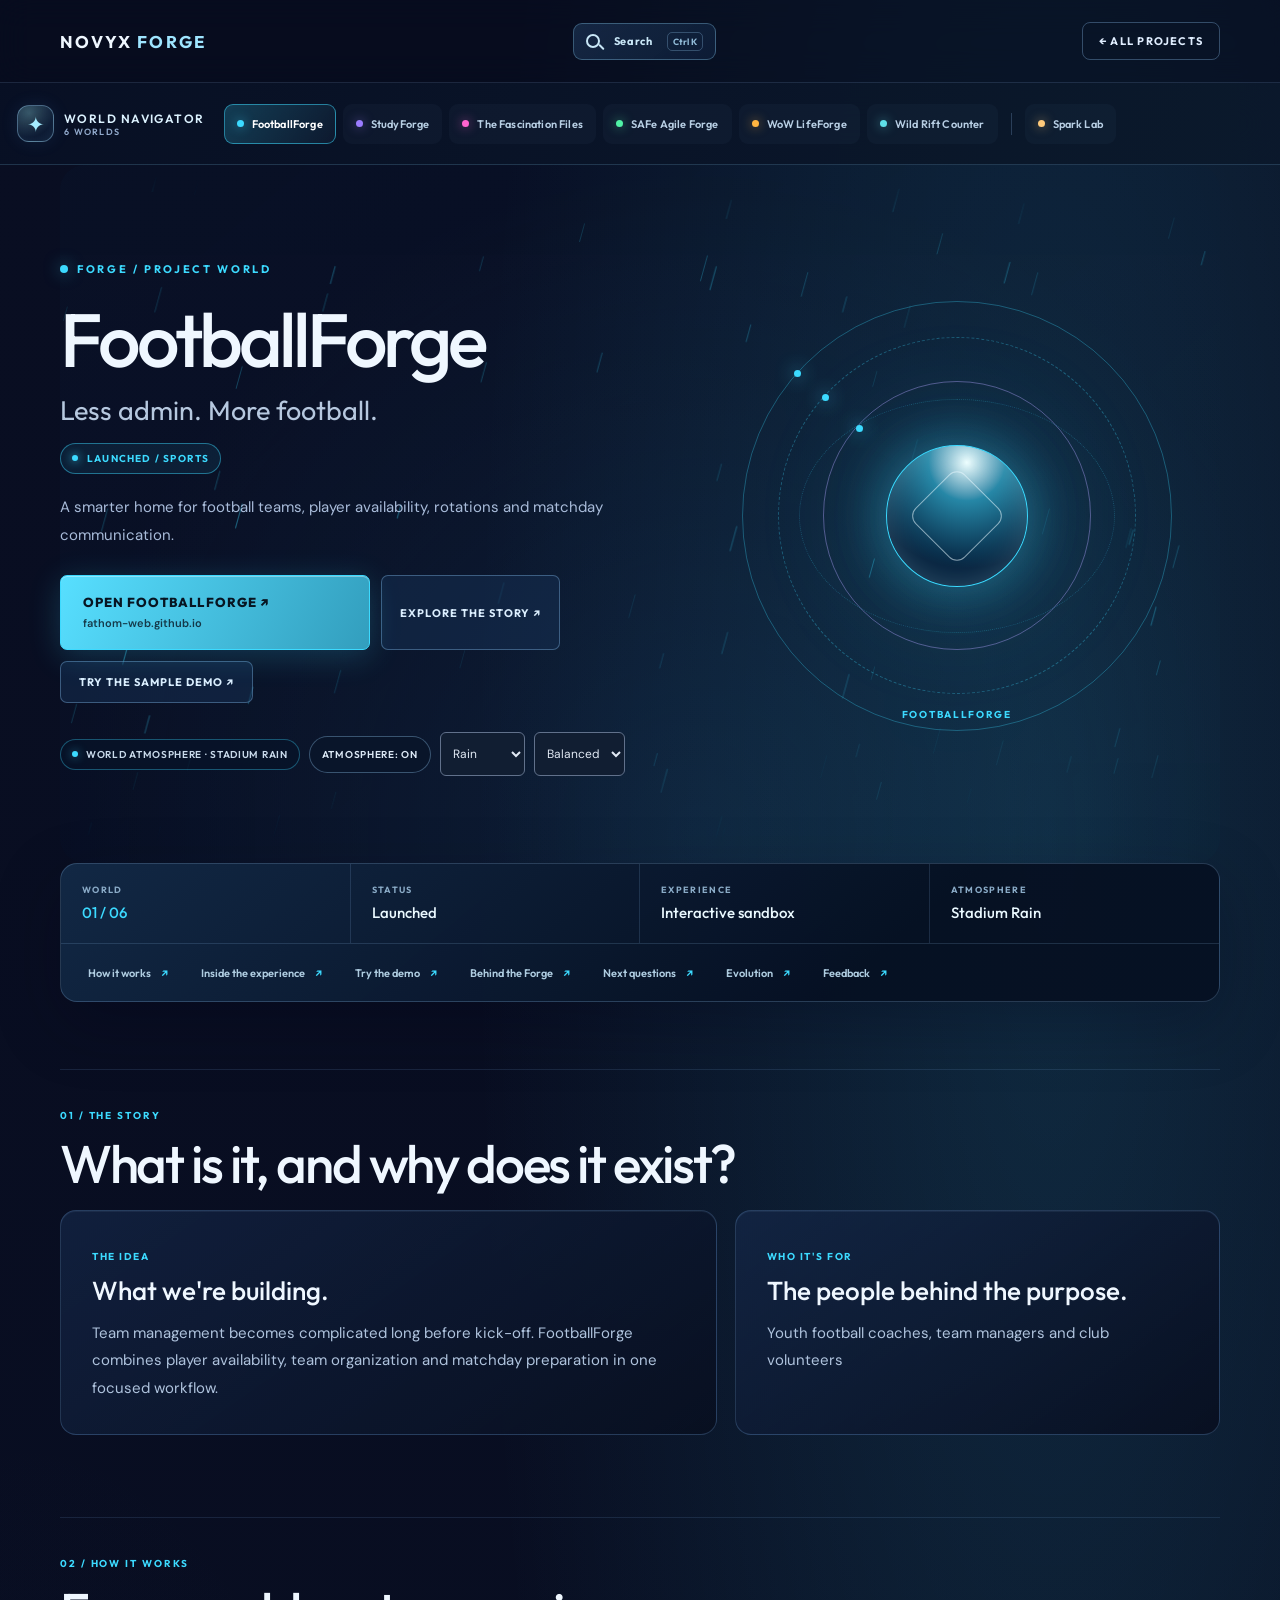
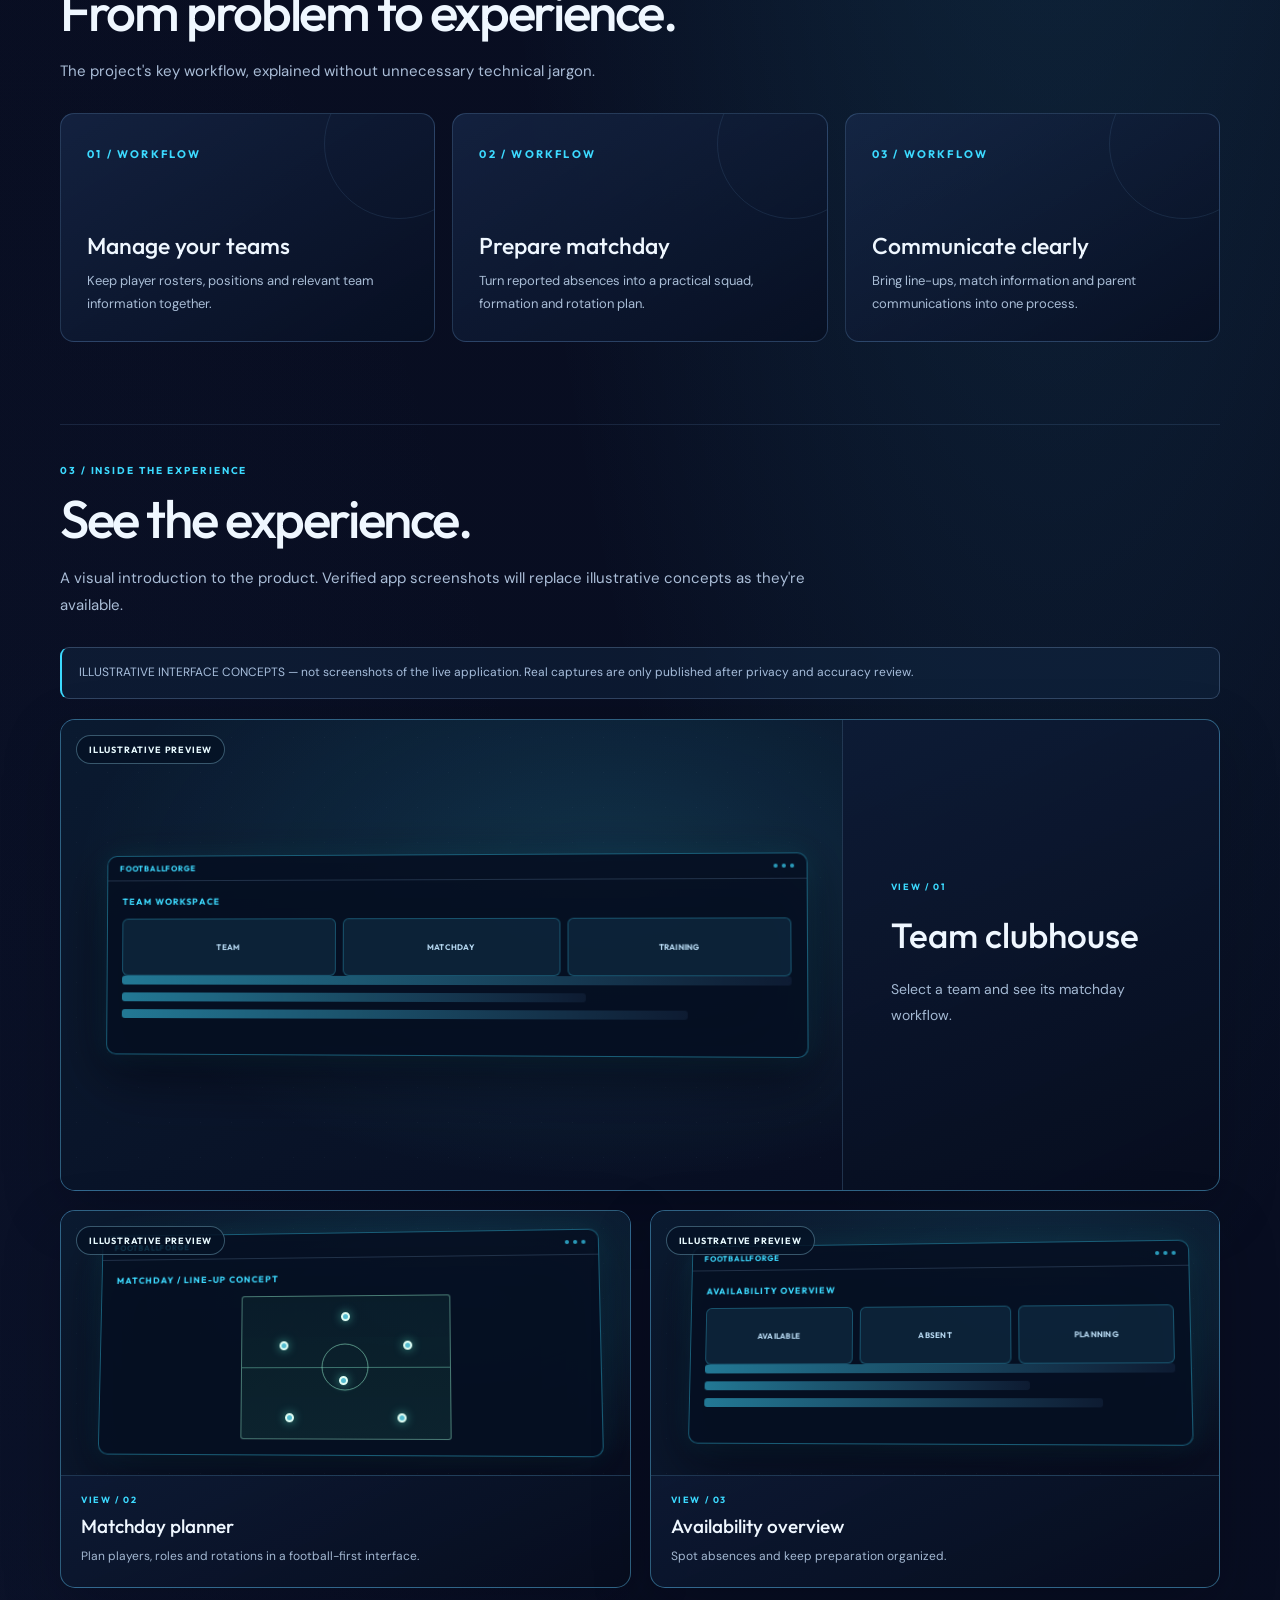
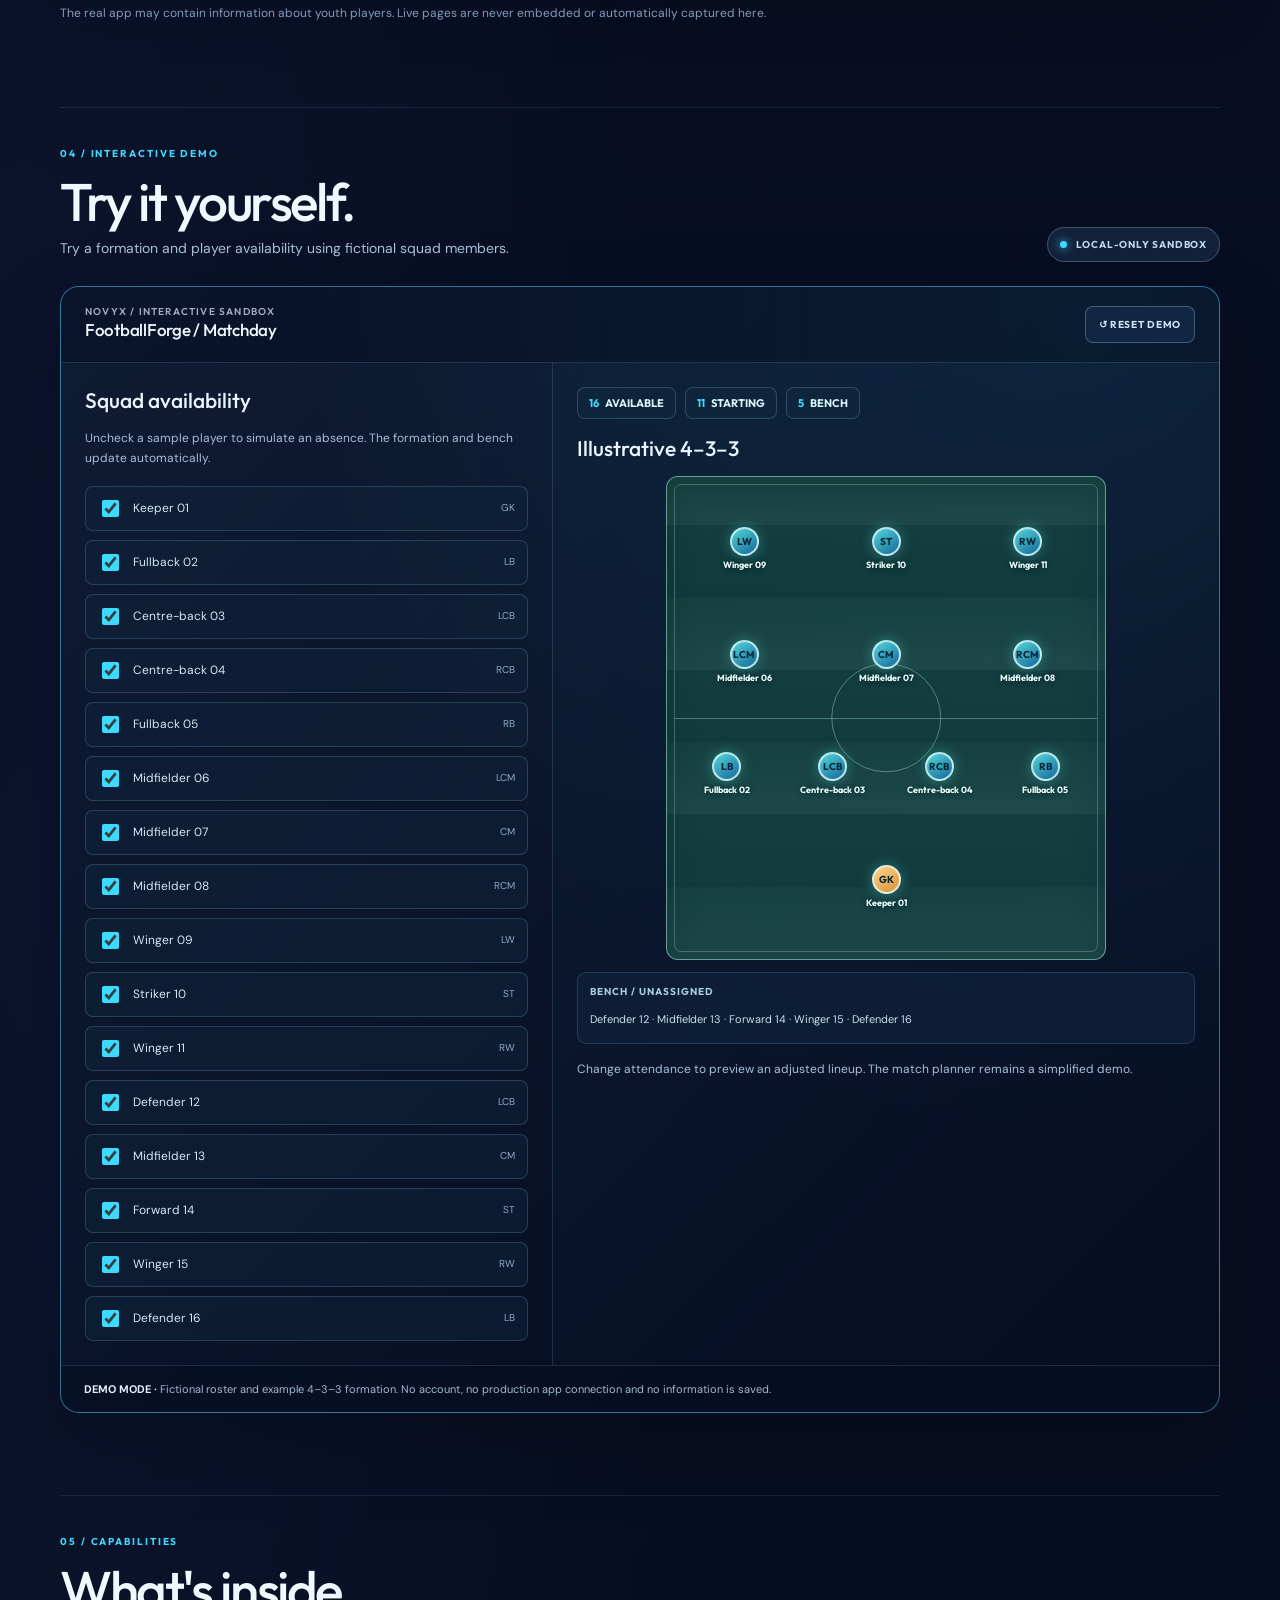
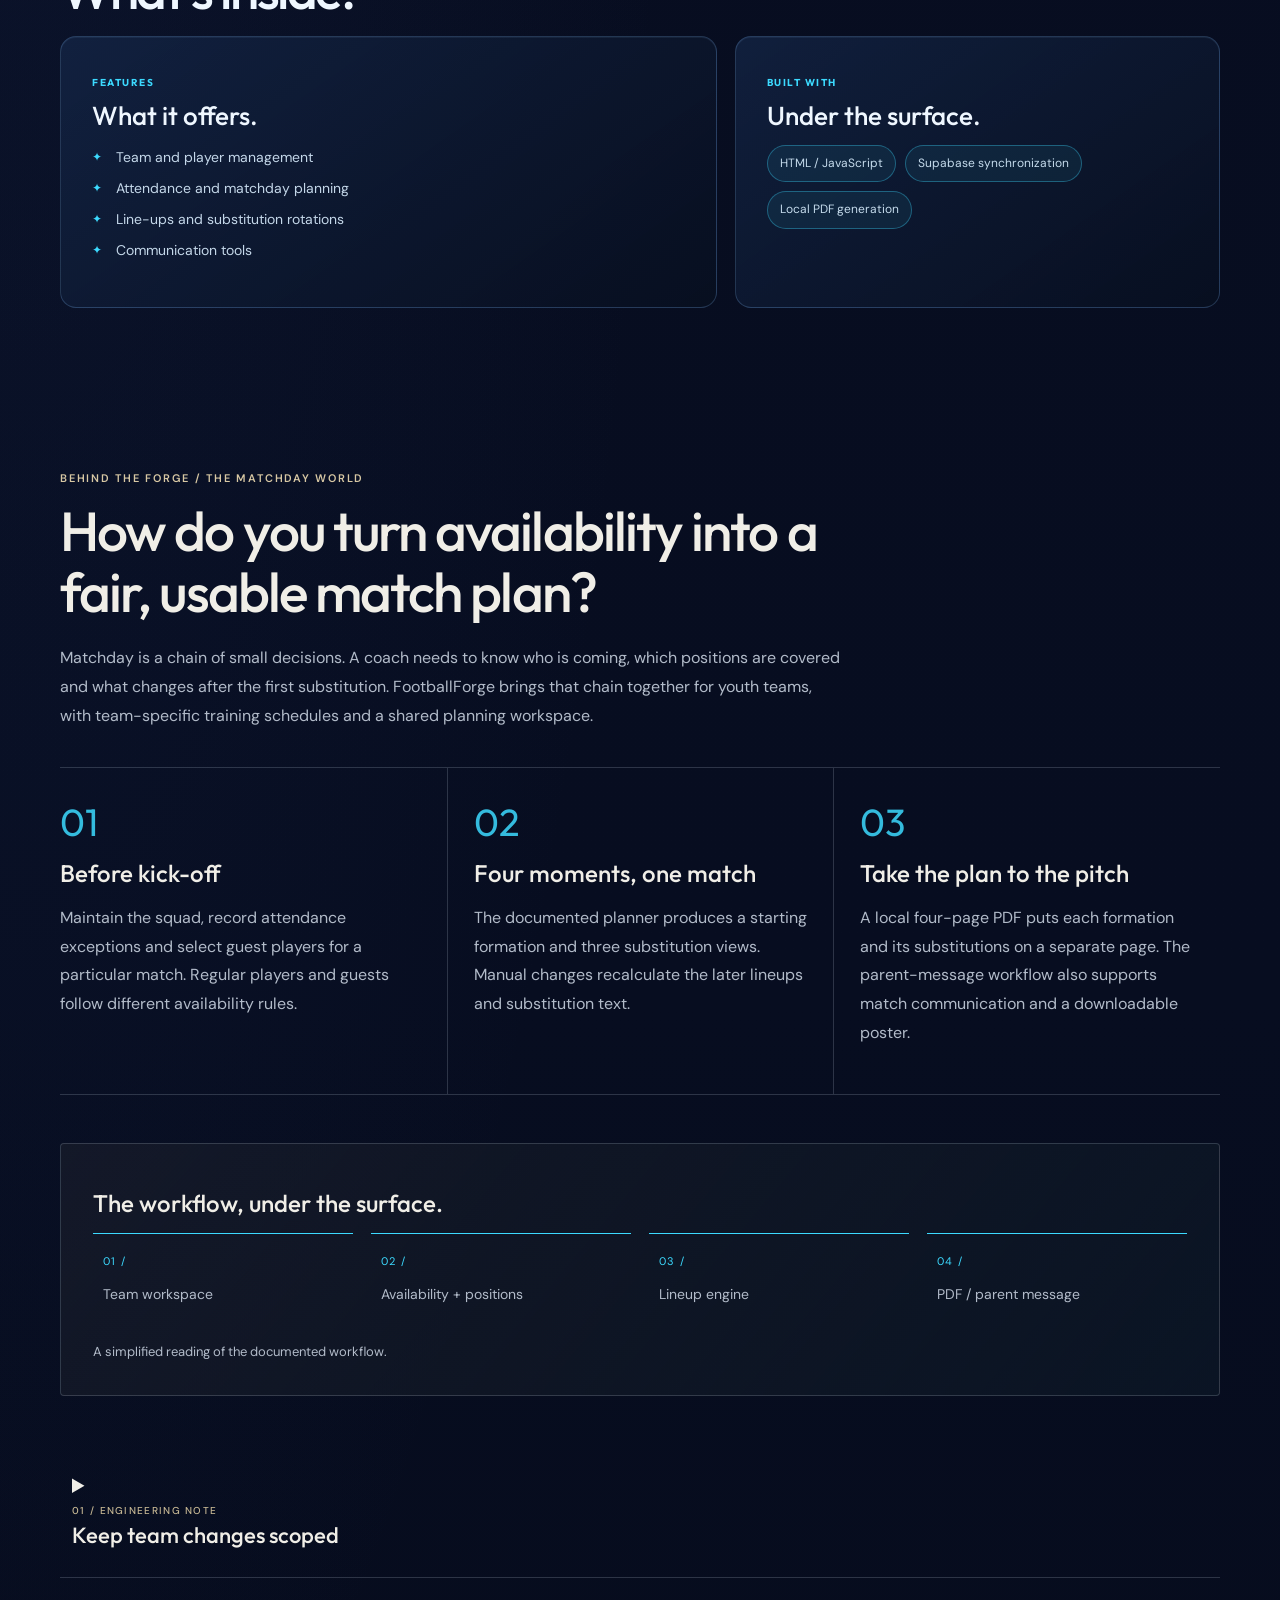
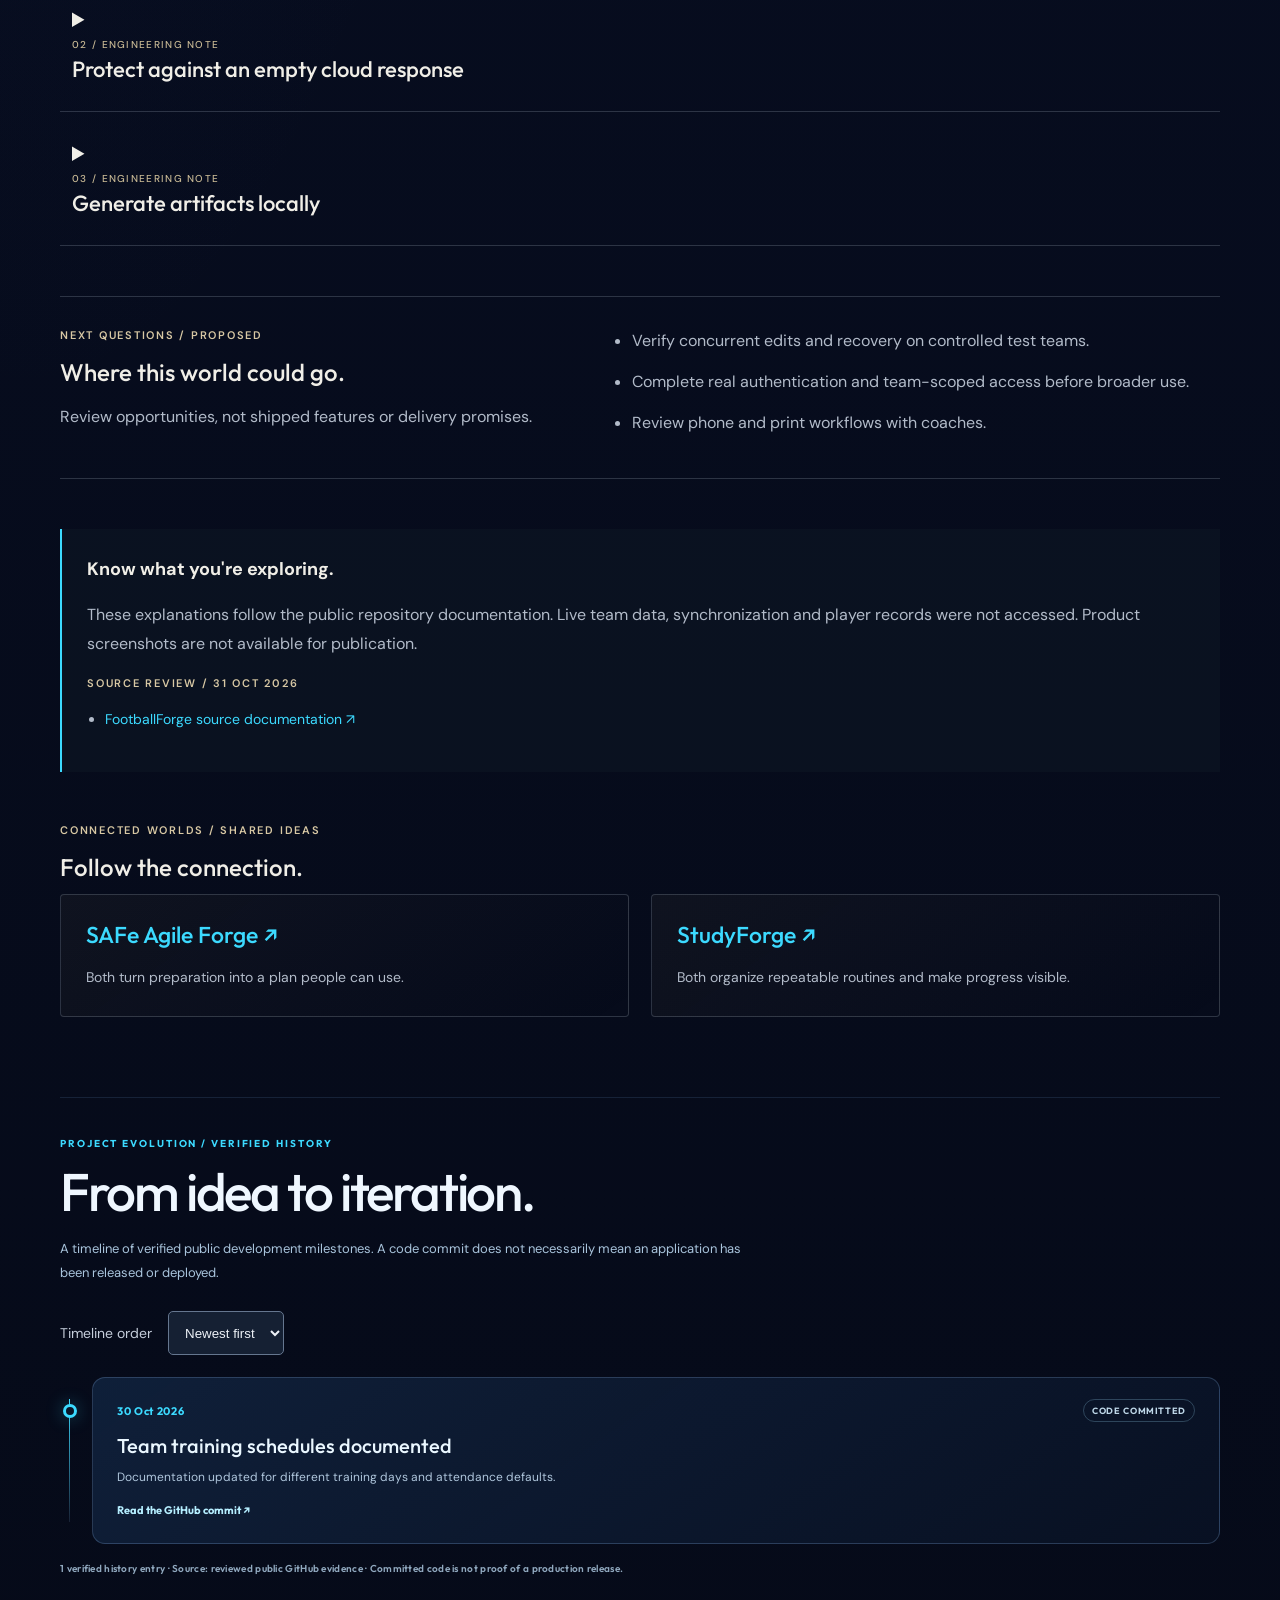
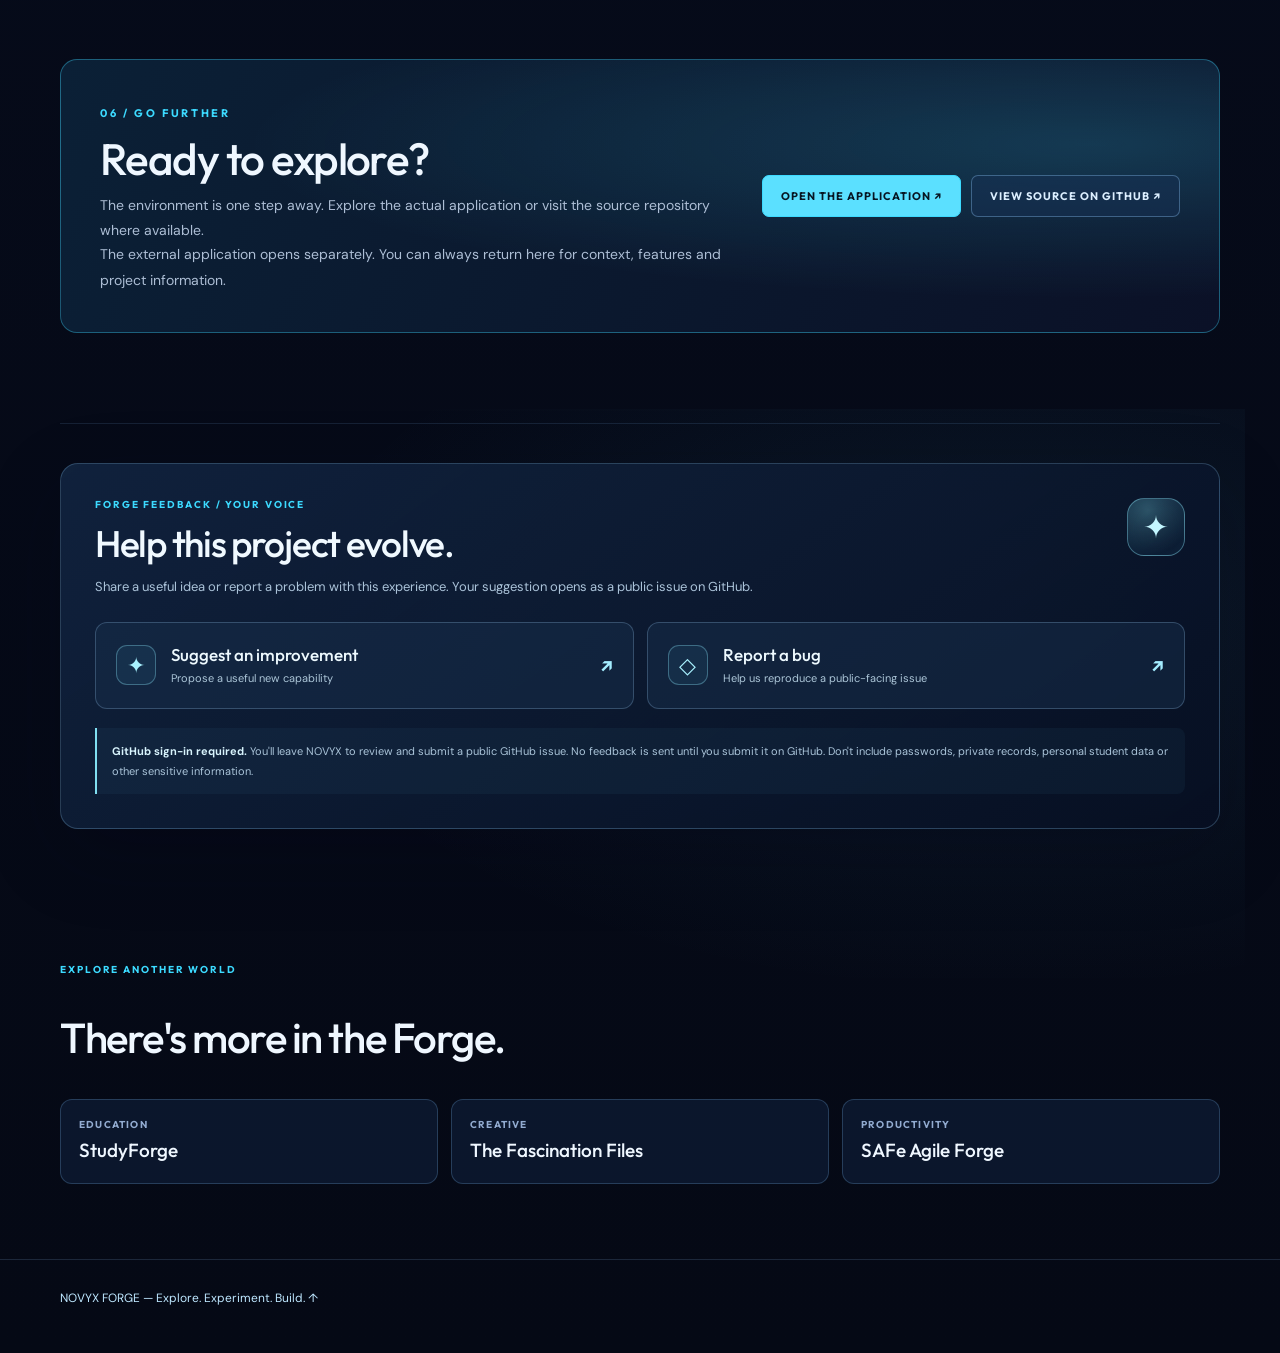
<file: world-footballforge.html>
<!doctype html>
<html lang="en">
<head>
<meta charset="utf-8">
<meta name="viewport" content="width=device-width,initial-scale=1">
<meta name="theme-color" content="#080d1d">

<meta name="description" content="A smarter home for football teams, player availability, rotations and matchday communication.">
<meta property="og:type" content="website">
<meta property="og:site_name" content="NOVYX FORGE">
<meta property="og:title" content="FootballForge — The Living Forge">
<meta property="og:description" content="A smarter home for football teams, player availability, rotations and matchday communication.">
<title>FootballForge — The Living Forge</title>
<link rel="preconnect" href="https://fonts.googleapis.com">
<link rel="preconnect" href="https://fonts.gstatic.com" crossorigin>
<link href="https://fonts.googleapis.com/css2?family=DM+Sans:wght@400;500;600;700&family=Outfit:wght@300;400;500;600;700;800&display=swap" rel="stylesheet">
<link rel="icon" href="data:image/svg+xml,%3Csvg xmlns='http://www.w3.org/2000/svg' viewBox='0 0 64 64'%3E%3Crect width='64' height='64' rx='15' fill='%23050b1c'/%3E%3Cpath d='M13 48V16l38 32V16' fill='none' stroke='%237bdfff' stroke-width='5' stroke-linecap='round' stroke-linejoin='round'/%3E%3C/svg%3E">
<link rel="stylesheet" href="./project-showcase.css?v=4">
<link rel="stylesheet" href="./forge-weather.css?v=40">
<link rel="stylesheet" href="./forge-world-navigation.css?v=2">
<link rel="stylesheet" href="./forge-demo.css?v=1">
<link rel="stylesheet" href="./forge-observatory.css?v=1">
<link rel="stylesheet" href="./forge-feedback.css?v=2">
<link rel="stylesheet" href="./forge-search.css?v=40">
<link rel="stylesheet" href="./forge-showcase-finish.css?v=2">
<script src="./forge-weather.js?v=40" defer></script>
<script src="./forge-demos.js?v=2" defer></script>
<script src="./forge-feedback.js?v=2" defer></script>
<script src="./project-showcase.js?v=40" defer></script>
<script src="./forge-world-navigation.js?v=40" defer></script>
<script src="./forge-observatory.js?v=40" defer></script>

<script src="./forge-search.js?v=40" defer></script>
<link rel="stylesheet" href="./forge-v4.css?v=4">
<link rel="stylesheet" href="./forge-project-links.css?v=1">
<script src="./forge-content.js?v=4" defer></script>
<script src="./forge-v4.js?v=4" defer></script>
<link rel="canonical" href="https://novyxforge.com/world-footballforge.html"><meta property="og:url" content="https://novyxforge.com/world-footballforge.html"><script type="application/ld+json">{"@context":"https://schema.org","@type":"CreativeWork","name":"FootballForge","description":"A smarter home for football teams, player availability, rotations and matchday communication.","url":"https://novyxforge.com/world-footballforge.html","isPartOf":{"@type":"WebSite","name":"NOVYX FORGE","url":"https://novyxforge.com/"}}</script></head>
<body data-project="footballforge" data-world="footballforge" style="--accent:#3CDAFF">
<a class="v4-skip" href="#engineering">Skip to project story</a>
<header>
  <nav class="shell" aria-label="Project navigation">
    <a class="brand" href="./index.html">NOVYX <span>FORGE</span></a>
    <a class="forge-search-trigger" data-forge-search href="./index.html#catalog" aria-label="Search NOVYX projects and ideas" aria-keyshortcuts="Control+K Meta+K"><span class="forge-search-icon" aria-hidden="true"></span><span class="search-trigger-text">Search</span><kbd>Ctrl K</kbd></a>
    <a class="back" href="./index.html#projects">← All projects</a>
  </nav>
</header>
<nav class="world-nav" aria-label="Explore NOVYX project worlds">
  <div class="world-nav-inner">
    <a class="world-nav-title" href="./index.html#home" aria-label="Return to the NOVYX Forge universe">
      <span class="world-nav-core" aria-hidden="true">✦</span>
      <span><strong>World Navigator</strong><small id="world-nav-count">PROJECT WORLDS</small></span>
    </a>
    <div class="world-nav-scroll" tabindex="0" role="region" aria-label="Scroll through project worlds">
      <div class="world-nav-links" id="world-nav-links"><a class="world-nav-link is-current" href="./world-footballforge.html" aria-current="page">FootballForge</a><a class="world-nav-link" href="./world-studyforge.html">StudyForge</a><a class="world-nav-link" href="./world-fascination-files.html">The Fascination Files</a><a class="world-nav-link" href="./world-safeforge.html">SAFe Agile Forge</a><a class="world-nav-link" href="./world-wow-lifeforge.html">WoW LifeForge</a><a class="world-nav-link" href="./world-wildrift-counter.html">Wild Rift Counter</a><a class="world-nav-link" href="./world-spark-lab.html">Spark Lab</a></div>
    </div>
  </div>
</nav>
<span id="novyx-world-status" role="status" aria-live="polite" aria-atomic="true"></span>
<main id="main-content">
  <section class="shell hero" aria-labelledby="name">
    <div class="hero-copy">
      <span class="eyebrow">FORGE / PROJECT WORLD</span>
      <h1 id="name">FootballForge</h1>
      <div class="lead" id="lead">Less admin. More football.</div>
      <span class="status" id="stage">Available to explore</span>
      <p class="summary" id="summary">A smarter home for football teams, player availability, rotations and matchday communication.</p>
      <div class="hero-actions" id="hero-actions"><a class="btn btn-primary btn-project-destination" href="https://fathom-web.github.io/svdiemen/" target="_blank" rel="noopener noreferrer" aria-label="Open FootballForge at fathom-web.github.io in a new tab"><span class="project-destination-text">Open FootballForge ↗</span><small class="project-destination-url">fathom-web.github.io</small></a><a class="btn btn-secondary" href="#engineering">Explore the story ↓</a><a class="btn btn-secondary" href="#try-demo">Try the sample demo ↓</a></div>
    </div>
    <div class="hero-art" aria-hidden="true">
      <span class="hero-orbit"></span><span class="hero-orbit"></span><span class="hero-orbit"></span><span class="hero-core"></span>
      <span class="hero-word" id="world">THE MATCHDAY WORLD</span>
    </div>
  </section>

  <section class="shell project-compass" aria-label="Project overview">
    <div class="compass-grid">
      <div class="compass-cell"><span class="compass-label">WORLD</span><strong id="compass-world">Sports</strong></div>
      <div class="compass-cell"><span class="compass-label">STATUS</span><strong id="compass-stage">Available to explore</strong></div>
      <div class="compass-cell"><span class="compass-label">EXPERIENCE</span><strong id="compass-experience">Sample demo + project story</strong></div>
      <div class="compass-cell"><span class="compass-label">ATMOSPHERE</span><strong id="compass-weather">Stadium Rain</strong></div>
    </div>
    <nav class="chapter-nav" aria-label="Jump between chapters">
      <a href="#how-it-works">How it works <span aria-hidden="true">↗</span></a>
      <a href="#screenshots">Inside the experience <span aria-hidden="true">↗</span></a>
      <a href="#try-demo" data-chapter-demo hidden>Try the demo <span aria-hidden="true">↗</span></a>
      <a href="#engineering">Behind the Forge <span aria-hidden="true">↗</span></a>
      <a href="#horizon">Next questions <span aria-hidden="true">↗</span></a>
      <a href="#evolution">Evolution <span aria-hidden="true">↗</span></a>
      <a href="#forge-feedback">Feedback <span aria-hidden="true">↗</span></a>
    </nav>
  </section>

  <section class="shell section" aria-labelledby="about-heading">
    <div class="section-label">01 / THE STORY</div>
    <h2 id="about-heading">What is it, and why does it exist?</h2>
    <div class="story-grid">
      <article class="story-card">
        <small>THE IDEA</small><h3>What we're building.</h3>
        <p id="story">Team management becomes complicated long before kick-off. FootballForge combines player availability, team organization and matchday preparation in one focused workflow.</p>
      </article>
      <article class="story-card">
        <small>WHO IT'S FOR</small><h3>The people behind the purpose.</h3>
        <p id="audience">Youth football coaches, team managers and club volunteers</p>
      </article>
    </div>
  </section>

  <section class="shell section" id="how-it-works" aria-labelledby="how-heading">
    <div class="section-label">02 / HOW IT WORKS</div>
    <h2 id="how-heading">From problem to experience.</h2>
    <p class="section-intro">The project's key workflow, explained without unnecessary technical jargon.</p>
    <div class="steps" id="steps"><article class="step"><small>01 / WORKFLOW</small><h3>Manage your teams</h3><p>Keep player rosters, positions and relevant team information together.</p></article><article class="step"><small>02 / WORKFLOW</small><h3>Prepare matchday</h3><p>Turn reported absences into a practical squad, formation and rotation plan.</p></article><article class="step"><small>03 / WORKFLOW</small><h3>Communicate clearly</h3><p>Bring line-ups, match information and parent communications into one process.</p></article></div>
  </section>

  <section class="shell section" id="screenshots" aria-labelledby="screenshots-heading">
    <div class="section-label">03 / INSIDE THE EXPERIENCE</div>
    <h2 id="screenshots-heading">See the experience.</h2>
    <p class="section-intro">A visual introduction to the product. Verified app screenshots will replace illustrative concepts as they're available.</p>
    <p class="gallery-legend" id="gallery-note">Illustrative concepts are available with JavaScript. Product screenshots are published only after review.</p>
    <div class="gallery-grid gallery-grid-v3" id="gallery"></div>
    <p class="privacy-note" id="privacy">The real app may contain information about youth players. Live pages are never embedded or automatically captured here.</p>
  </section>

  <section class="shell section demo-section" id="try-demo" aria-labelledby="demo-heading" hidden>
    <div class="demo-head">
      <div>
        <div class="section-label">04 / INTERACTIVE DEMO</div>
        <h2 id="demo-heading">Try it yourself.</h2>
        <p id="demo-intro">A small hands-on experience using fictional sample data.</p>
      </div>
      <span class="demo-stamp">Local-only sandbox</span>
    </div>
    <div class="demo-board" id="demo-board" aria-label="Interactive project demonstration"></div>
  </section>

  <section class="shell section" aria-labelledby="features-heading">
    <div class="section-label" id="features-section-number">05 / CAPABILITIES</div>
    <h2 id="features-heading">What's inside.</h2>
    <div class="story-grid">
      <article class="story-card">
        <small>FEATURES</small><h3>What it offers.</h3>
        <ul class="detail-features" id="feature-list" style="color:#bdd1e7;line-height:2;padding-left:22px"><li>Team and player management</li><li>Attendance and matchday planning</li><li>Line-ups and substitution rotations</li><li>Communication tools</li></ul>
      </article>
      <article class="story-card">
        <small>BUILT WITH</small><h3>Under the surface.</h3>
        <div id="tech-list" style="display:flex;flex-wrap:wrap;gap:9px"><span>HTML / JavaScript</span><span>Supabase synchronization</span><span>Local PDF generation</span></div>
      </article>
    </div>
  </section>

  <section class="shell v4-section" id="engineering" data-prerendered="true" aria-labelledby="engineering-heading"><div class="v4-section-head"><span class="v4-kicker">BEHIND THE FORGE / THE MATCHDAY WORLD</span><h2 id="engineering-heading">How do you turn availability into a fair, usable match plan?</h2><p>Matchday is a chain of small decisions. A coach needs to know who is coming, which positions are covered and what changes after the first substitution. FootballForge brings that chain together for youth teams, with team-specific training schedules and a shared planning workspace.</p></div>
      <div class="v4-capabilities"><article><span class="v4-index">01</span><h3>Before kick-off</h3><p>Maintain the squad, record attendance exceptions and select guest players for a particular match. Regular players and guests follow different availability rules.</p></article><article><span class="v4-index">02</span><h3>Four moments, one match</h3><p>The documented planner produces a starting formation and three substitution views. Manual changes recalculate the later lineups and substitution text.</p></article><article><span class="v4-index">03</span><h3>Take the plan to the pitch</h3><p>A local four-page PDF puts each formation and its substitutions on a separate page. The parent-message workflow also supports match communication and a downloadable poster.</p></article></div>
      <div class="v4-blueprint"><h3>The workflow, under the surface.</h3><ol aria-label="Project architecture"><li>Team workspace</li><li>Availability + positions</li><li>Lineup engine</li><li>PDF / parent message</li></ol><p>A simplified reading of the documented workflow.</p></div>
      <div class="v4-decisions"><details id="decision-1"><summary><span>01 / ENGINEERING NOTE</span>Keep team changes scoped</summary><p>The documented Supabase workflow merges the selected team&#39;s changes against the latest shared state using an updated_at comparison. This addresses one team&#39;s edits overwriting another team&#39;s data; it does not make browser access codes secure authentication.</p></details><details id="decision-2"><summary><span>02 / ENGINEERING NOTE</span>Protect against an empty cloud response</summary><p>The source documentation describes a browser recovery copy and a warning when remote data contains less team content than the local copy. The coach decides which version to retain. Production recovery has not been exercised by this showcase.</p></details><details id="decision-3"><summary><span>03 / ENGINEERING NOTE</span>Generate artifacts locally</summary><p>lineup-engine.js handles formation decisions, matchday-pdf.js produces the PDF and parent-message.js prepares communications. The showcase demo uses fictional players and never connects to these team records.</p></details></div>
      <div class="v4-horizon" id="horizon"><div><span class="v4-kicker">NEXT QUESTIONS / PROPOSED</span><h3>Where this world could go.</h3><p>Review opportunities, not shipped features or delivery promises.</p></div><ul><li>Verify concurrent edits and recovery on controlled test teams.</li><li>Complete real authentication and team-scoped access before broader use.</li><li>Review phone and print workflows with coaches.</li></ul></div>
      <aside class="v4-evidence" id="evidence"><strong>Know what you're exploring.</strong><p>These explanations follow the public repository documentation. Live team data, synchronization and player records were not accessed. Product screenshots are not available for publication.</p><span class="v4-kicker">SOURCE REVIEW / 31 OCT 2026</span><ul><li><a href="https://github.com/fathom-web/svdiemen/blob/main/README.md">FootballForge source documentation <span aria-hidden="true">↗</span></a></li></ul></aside>
      <div class="v4-connections" id="connections"><span class="v4-kicker">CONNECTED WORLDS / SHARED IDEAS</span><h3>Follow the connection.</h3><div><article><a href="./world-safeforge.html">SAFe Agile Forge <span aria-hidden="true">↗</span></a><p>Both turn preparation into a plan people can use.</p></article><article><a href="./world-studyforge.html">StudyForge <span aria-hidden="true">↗</span></a><p>Both organize repeatable routines and make progress visible.</p></article></div></div></section>
  <section class="shell section evolution-section" id="evolution" aria-labelledby="evolution-heading">
    <div class="section-label">PROJECT EVOLUTION / VERIFIED HISTORY</div>
    <h2 id="evolution-heading">From idea to iteration.</h2>
    <p class="evolution-lead">A timeline of verified public development milestones. A code commit does not necessarily mean an application has been released or deployed.</p>
    <div class="evolution-rail" id="evolution-feed" aria-live="polite" aria-relevant="additions text"><article class="evolution-item"><time datetime="2026-10-30T09:11:05Z">2026-10-30</time><h3>Team training schedules documented</h3><p>Documentation updated for different training days and attendance defaults.</p><a href="https://github.com/fathom-web/svdiemen/commit/f81196e6132be039d96c3c49800d7b7653adf09e">Read development evidence ↗</a></article></div>
    <p class="evolution-legend" id="evolution-note">Entries require a checked GitHub source. Planned work is not represented as shipped history.</p>
  </section>

  <section class="shell" aria-labelledby="next-step-heading">
    <div class="final-panel">
      <div>
        <span class="eyebrow" id="go-further-number">06 / GO FURTHER</span>
        <strong id="next-step-heading">Ready to explore?</strong>
        <p>The environment is one step away. Explore the actual application or visit the source repository where available.</p>
        <p class="privacy-note" id="launch-note">Live project · football team and matchday tools available.</p>
      </div>
      <div class="final-actions" id="launch-actions"><a class="btn btn-primary" href="https://fathom-web.github.io/svdiemen/">Open project destination ↗</a><a class="btn btn-secondary" href="https://github.com/fathom-web/svdiemen">Source repository ↗</a></div>
    </div>
  </section>
  <section class="shell section forge-feedback" id="forge-feedback" aria-labelledby="project-feedback-heading">
    <div class="feedback-panel">
      <div class="feedback-panel-heading">
        <div><div class="section-label">FORGE FEEDBACK / YOUR VOICE</div>
          <h2 id="project-feedback-heading">Help this project evolve.</h2>
          <p>Share a useful idea or report a problem with this experience. Your suggestion opens as a public issue on GitHub.</p>
        </div>
        <span class="feedback-glyph" aria-hidden="true">✦</span>
      </div>
      <div id="project-feedback-actions">
        <div class="feedback-actions">
          <a class="feedback-action" href="https://github.com/fathom-web/novyxforge/issues/new?template=feature_request.md" target="_blank" rel="noopener noreferrer">Suggest an improvement ↗</a>
          <a class="feedback-action" href="https://github.com/fathom-web/novyxforge/issues/new?template=bug_report.md" target="_blank" rel="noopener noreferrer">Report a bug ↗</a>
        </div>
        <p class="feedback-notice">GitHub account required; submissions will be public. Please do not share private accounts, student data or confidential information.</p>
      </div>
    </div>
  </section>
  <section class="shell" aria-labelledby="related-heading">
    <div class="section-label">EXPLORE ANOTHER WORLD</div>
    <h2 id="related-heading" style="font:500 clamp(29px,4vw,42px) Outfit,sans-serif;letter-spacing:-.035em">There's more in the Forge.</h2>
    <div class="related" id="related"><a href="./world-safeforge.html"><small>Both turn preparation into a plan people can use.</small><strong>SAFe Agile Forge</strong></a><a href="./world-studyforge.html"><small>Both organize repeatable routines and make progress visible.</small><strong>StudyForge</strong></a></div>
  </section>
</main>
<footer><div class="shell"><a href="./index.html#home">NOVYX FORGE — Explore. Experiment. Build. ↑</a></div></footer>
<dialog class="lightbox" id="lightbox" aria-label="Verified application screenshot preview">
  <button id="lightbox-close" type="button" aria-label="Close screenshot">×</button>
  <img id="lightbox-image" alt="">
</dialog>
<noscript><p class="shell">Interactive demos and atmospheric controls need JavaScript. All project stories and world links remain available.</p></noscript></body>
</html>
</file>
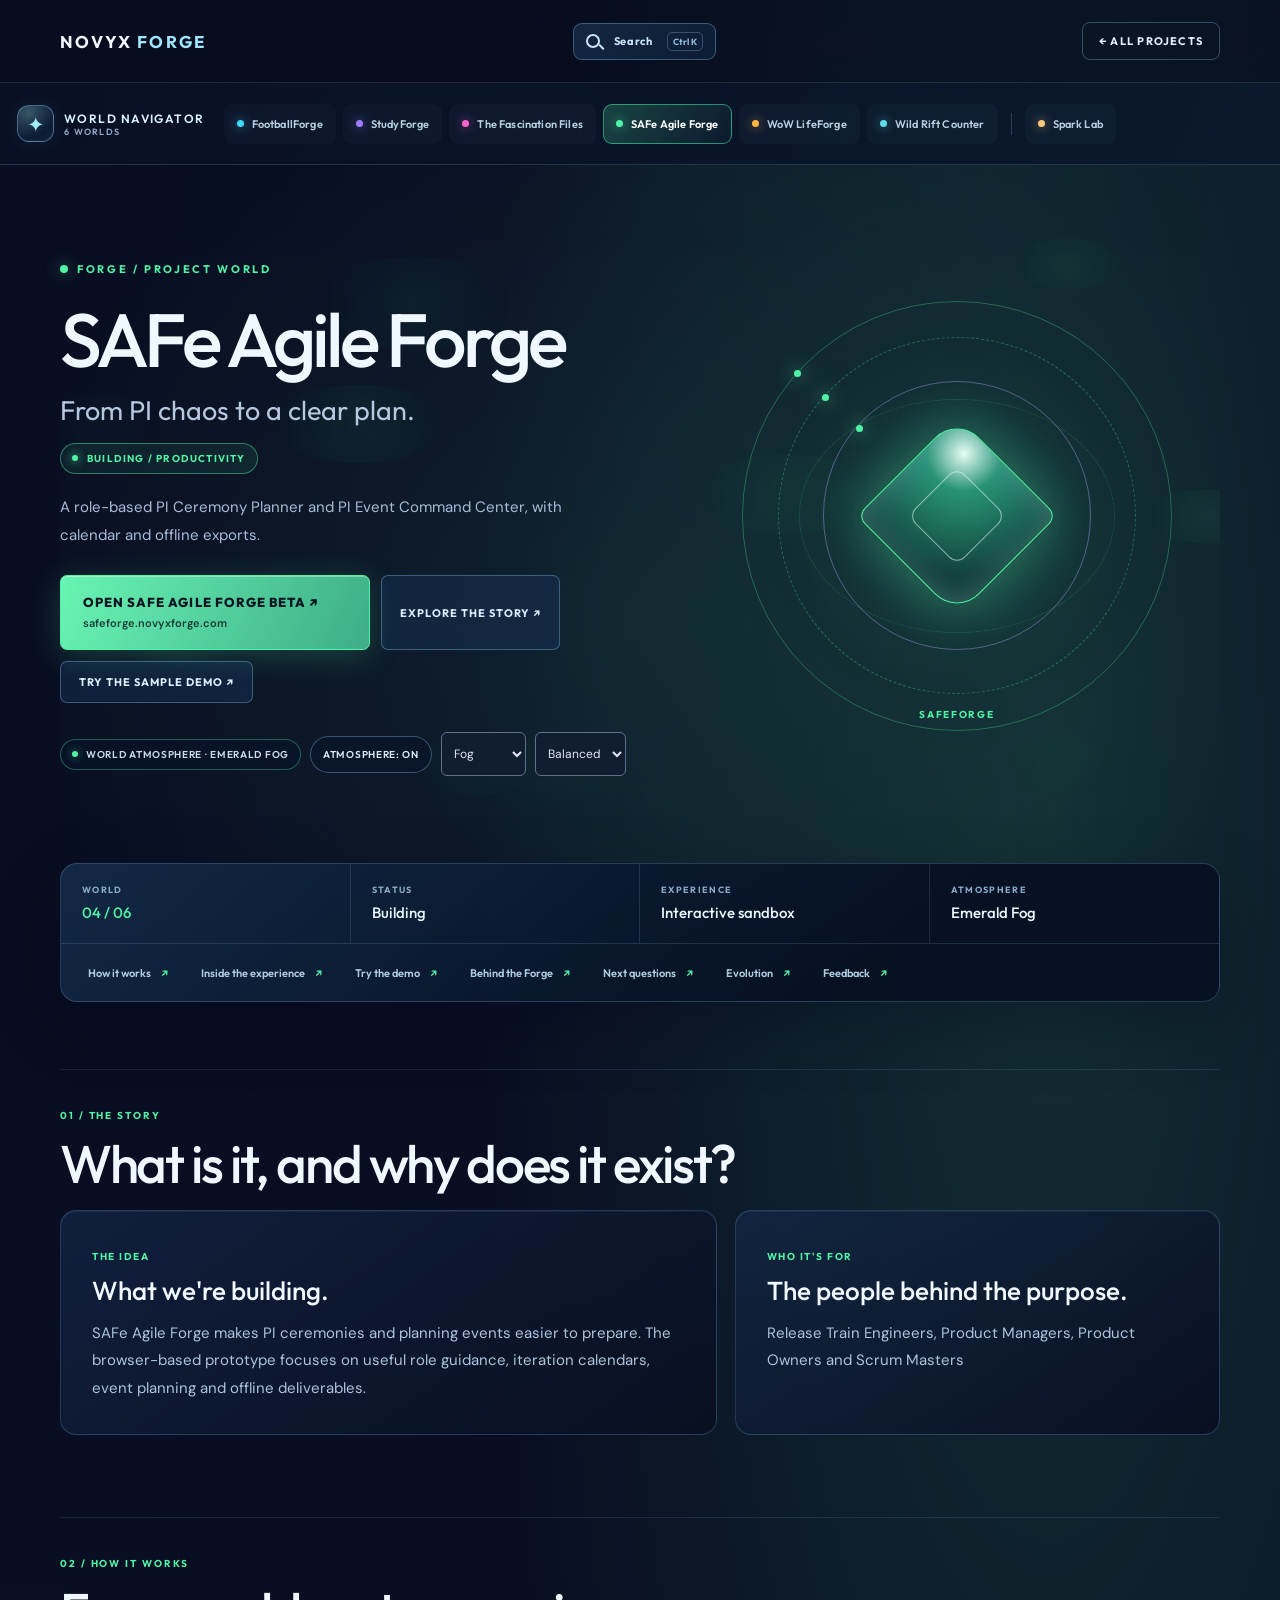
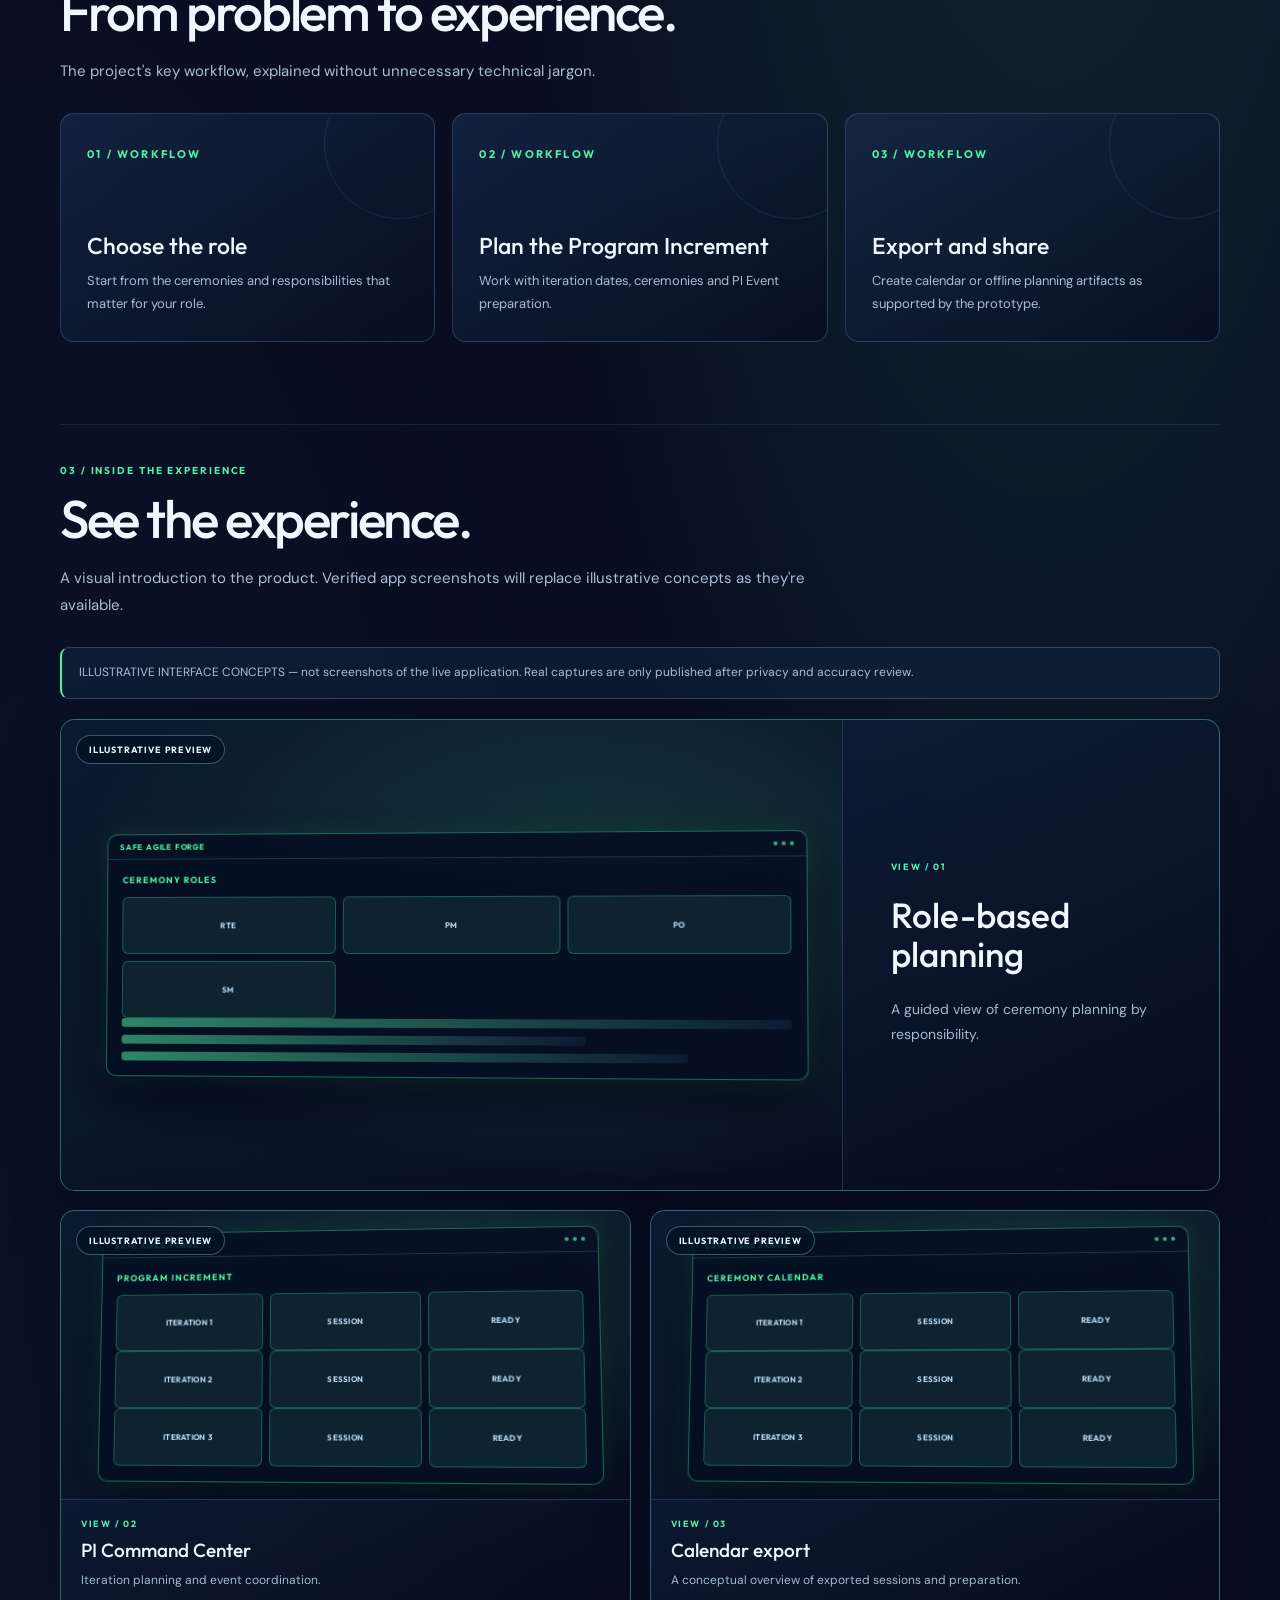
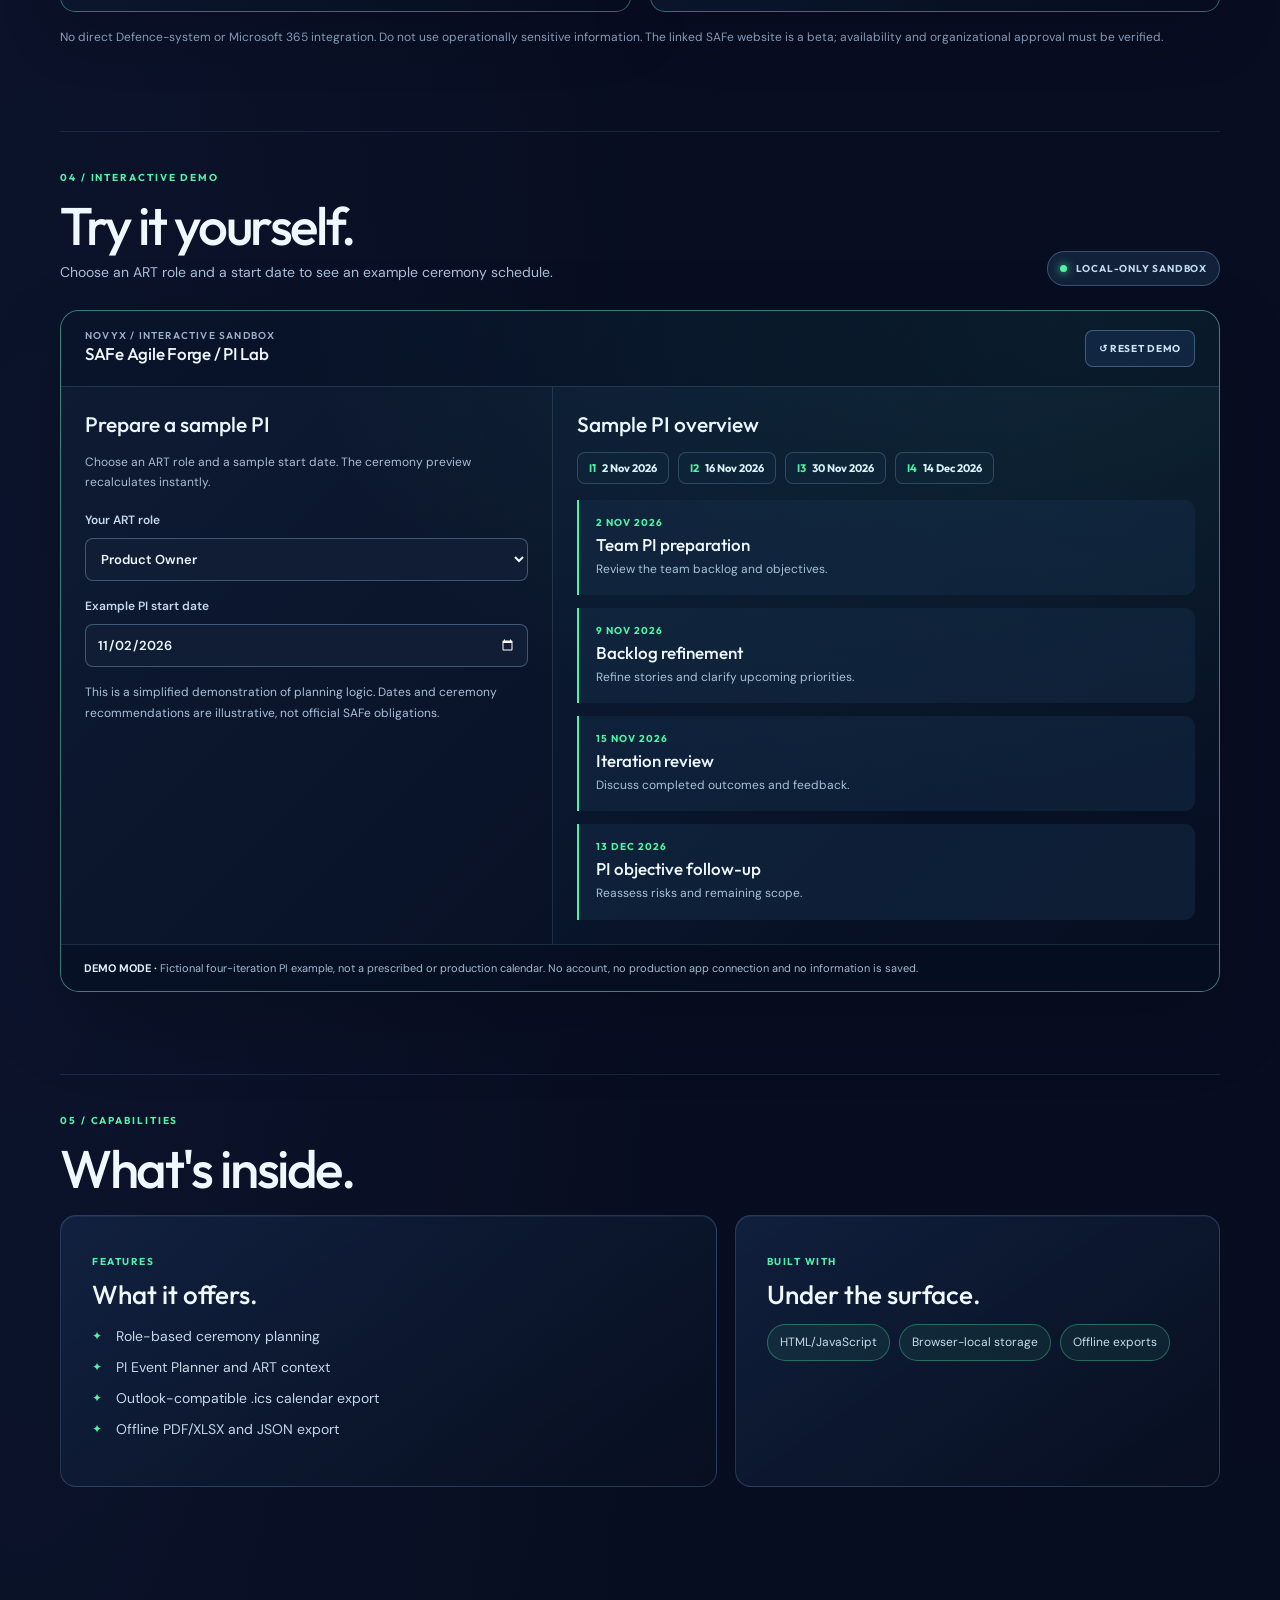
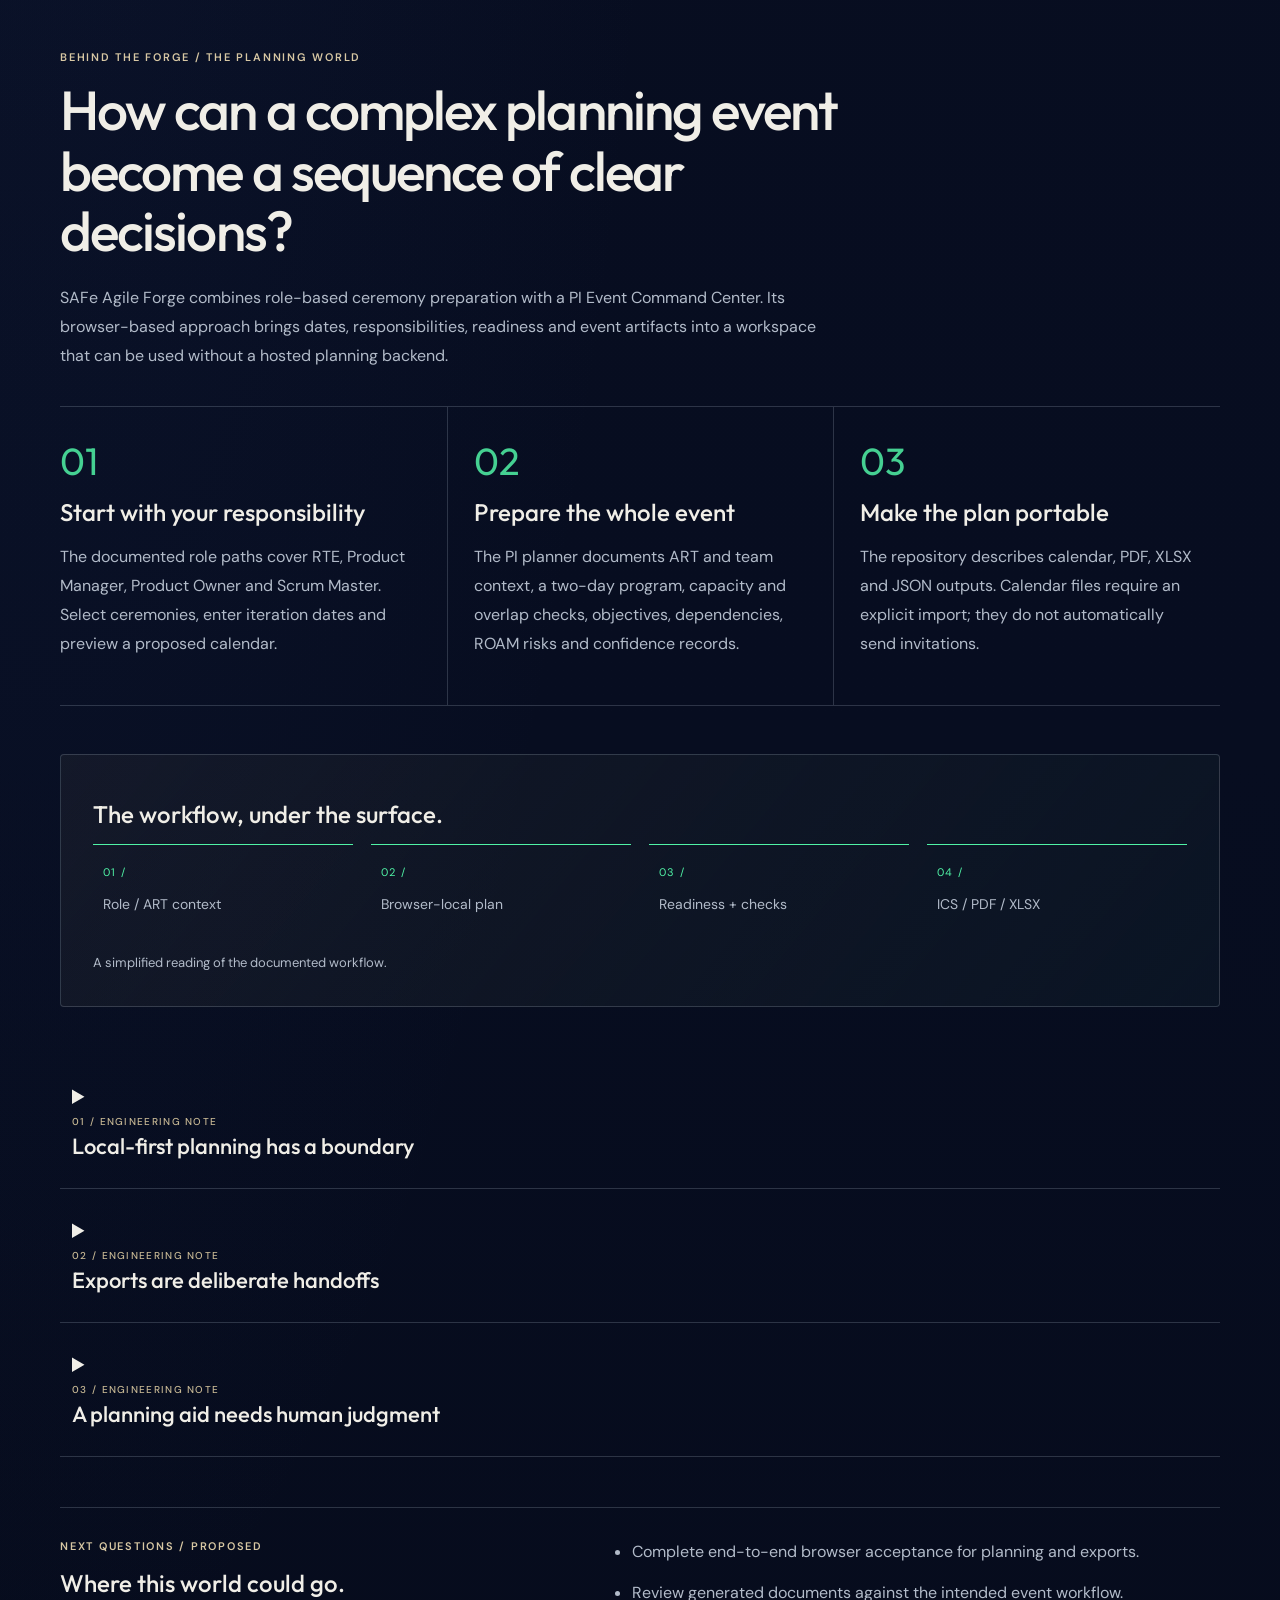
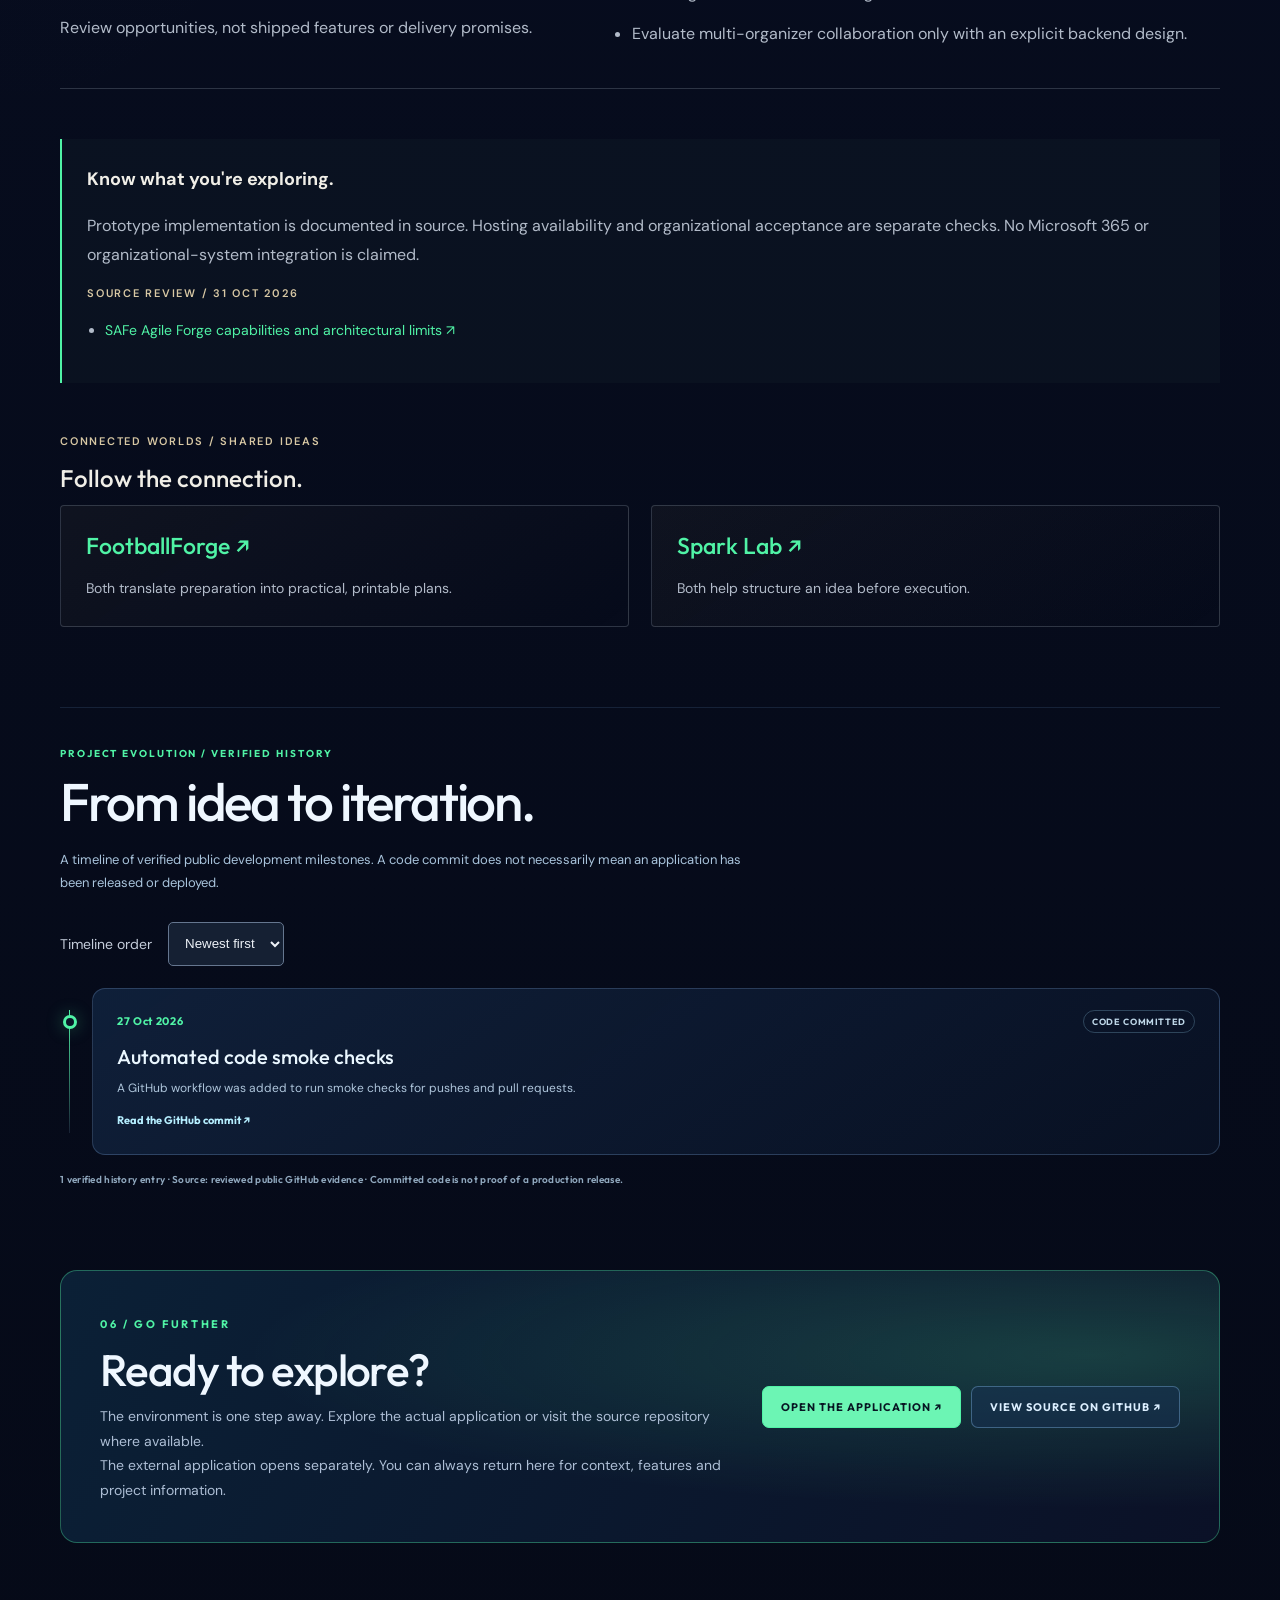
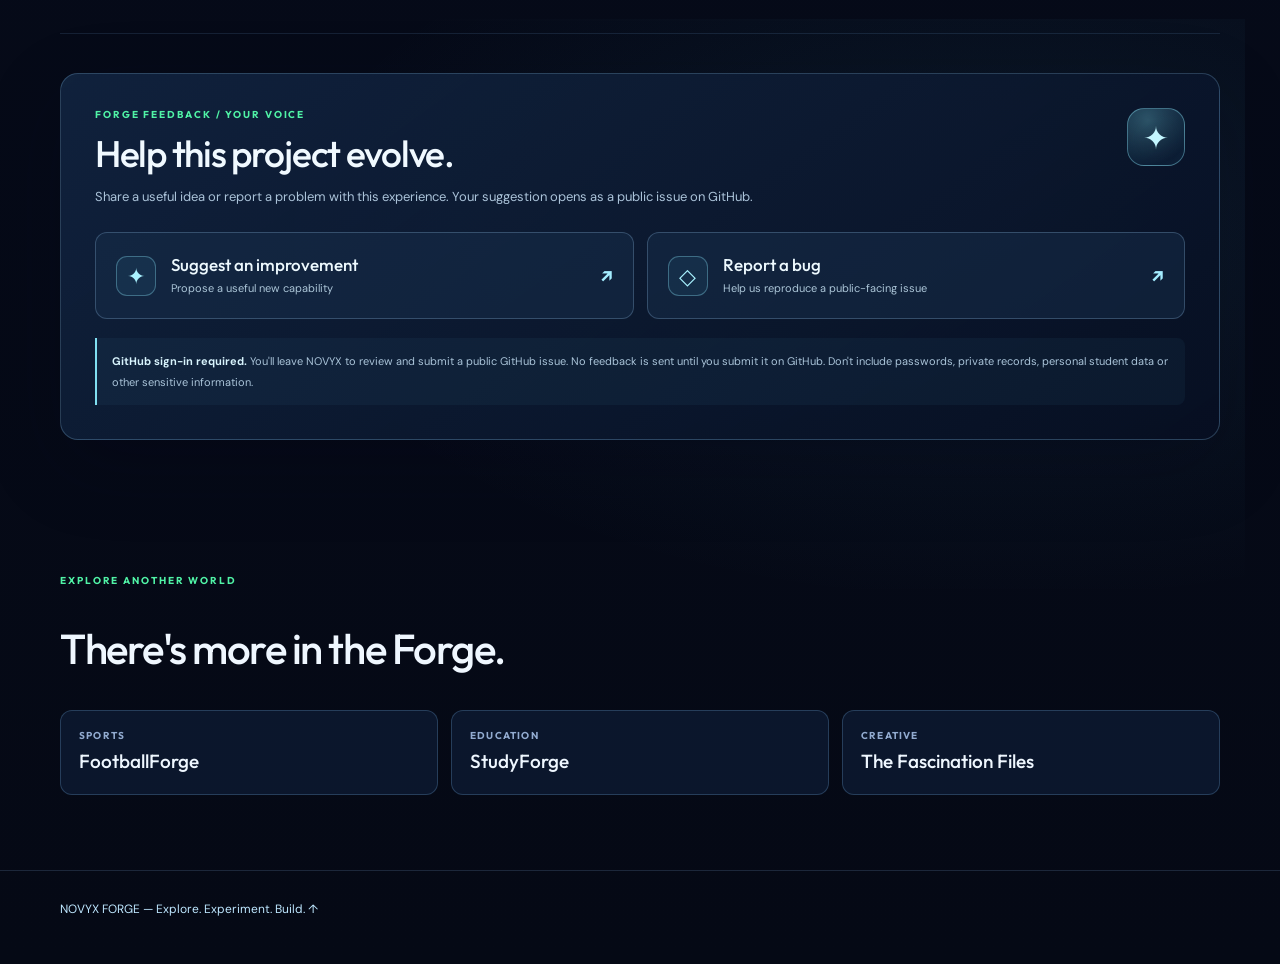
<file: world-safeforge.html>
<!doctype html>
<html lang="en">
<head>
<meta charset="utf-8">
<meta name="viewport" content="width=device-width,initial-scale=1">
<meta name="theme-color" content="#080d1d">

<meta name="description" content="A role-based PI Ceremony Planner and PI Event Command Center, with calendar and offline exports.">
<meta property="og:type" content="website">
<meta property="og:site_name" content="NOVYX FORGE">
<meta property="og:title" content="SAFe Agile Forge — The Living Forge">
<meta property="og:description" content="A role-based PI Ceremony Planner and PI Event Command Center, with calendar and offline exports.">
<title>SAFe Agile Forge — The Living Forge</title>
<link rel="preconnect" href="https://fonts.googleapis.com">
<link rel="preconnect" href="https://fonts.gstatic.com" crossorigin>
<link href="https://fonts.googleapis.com/css2?family=DM+Sans:wght@400;500;600;700&family=Outfit:wght@300;400;500;600;700;800&display=swap" rel="stylesheet">
<link rel="icon" href="data:image/svg+xml,%3Csvg xmlns='http://www.w3.org/2000/svg' viewBox='0 0 64 64'%3E%3Crect width='64' height='64' rx='15' fill='%23050b1c'/%3E%3Cpath d='M13 48V16l38 32V16' fill='none' stroke='%237bdfff' stroke-width='5' stroke-linecap='round' stroke-linejoin='round'/%3E%3C/svg%3E">
<link rel="stylesheet" href="./project-showcase.css?v=4">
<link rel="stylesheet" href="./forge-weather.css?v=40">
<link rel="stylesheet" href="./forge-world-navigation.css?v=2">
<link rel="stylesheet" href="./forge-demo.css?v=1">
<link rel="stylesheet" href="./forge-observatory.css?v=1">
<link rel="stylesheet" href="./forge-feedback.css?v=2">
<link rel="stylesheet" href="./forge-search.css?v=40">
<link rel="stylesheet" href="./forge-showcase-finish.css?v=2">
<script src="./forge-weather.js?v=40" defer></script>
<script src="./forge-demos.js?v=2" defer></script>
<script src="./forge-feedback.js?v=2" defer></script>
<script src="./project-showcase.js?v=40" defer></script>
<script src="./forge-world-navigation.js?v=40" defer></script>
<script src="./forge-observatory.js?v=40" defer></script>

<script src="./forge-search.js?v=40" defer></script>
<link rel="stylesheet" href="./forge-v4.css?v=4">
<link rel="stylesheet" href="./forge-project-links.css?v=1">
<script src="./forge-content.js?v=4" defer></script>
<script src="./forge-v4.js?v=4" defer></script>
<link rel="canonical" href="https://novyxforge.com/world-safeforge.html"><meta property="og:url" content="https://novyxforge.com/world-safeforge.html"><script type="application/ld+json">{"@context":"https://schema.org","@type":"CreativeWork","name":"SAFe Agile Forge","description":"A role-based PI Ceremony Planner and PI Event Command Center, with calendar and offline exports.","url":"https://novyxforge.com/world-safeforge.html","isPartOf":{"@type":"WebSite","name":"NOVYX FORGE","url":"https://novyxforge.com/"}}</script></head>
<body data-project="safeforge" data-world="safeforge" style="--accent:#50F3A6">
<a class="v4-skip" href="#engineering">Skip to project story</a>
<header>
  <nav class="shell" aria-label="Project navigation">
    <a class="brand" href="./index.html">NOVYX <span>FORGE</span></a>
    <a class="forge-search-trigger" data-forge-search href="./index.html#catalog" aria-label="Search NOVYX projects and ideas" aria-keyshortcuts="Control+K Meta+K"><span class="forge-search-icon" aria-hidden="true"></span><span class="search-trigger-text">Search</span><kbd>Ctrl K</kbd></a>
    <a class="back" href="./index.html#projects">← All projects</a>
  </nav>
</header>
<nav class="world-nav" aria-label="Explore NOVYX project worlds">
  <div class="world-nav-inner">
    <a class="world-nav-title" href="./index.html#home" aria-label="Return to the NOVYX Forge universe">
      <span class="world-nav-core" aria-hidden="true">✦</span>
      <span><strong>World Navigator</strong><small id="world-nav-count">PROJECT WORLDS</small></span>
    </a>
    <div class="world-nav-scroll" tabindex="0" role="region" aria-label="Scroll through project worlds">
      <div class="world-nav-links" id="world-nav-links"><a class="world-nav-link" href="./world-footballforge.html">FootballForge</a><a class="world-nav-link" href="./world-studyforge.html">StudyForge</a><a class="world-nav-link" href="./world-fascination-files.html">The Fascination Files</a><a class="world-nav-link is-current" href="./world-safeforge.html" aria-current="page">SAFe Agile Forge</a><a class="world-nav-link" href="./world-wow-lifeforge.html">WoW LifeForge</a><a class="world-nav-link" href="./world-wildrift-counter.html">Wild Rift Counter</a><a class="world-nav-link" href="./world-spark-lab.html">Spark Lab</a></div>
    </div>
  </div>
</nav>
<span id="novyx-world-status" role="status" aria-live="polite" aria-atomic="true"></span>
<main id="main-content">
  <section class="shell hero" aria-labelledby="name">
    <div class="hero-copy">
      <span class="eyebrow">FORGE / PROJECT WORLD</span>
      <h1 id="name">SAFe Agile Forge</h1>
      <div class="lead" id="lead">From PI chaos to a clear plan.</div>
      <span class="status" id="stage">In development</span>
      <p class="summary" id="summary">A role-based PI Ceremony Planner and PI Event Command Center, with calendar and offline exports.</p>
      <div class="hero-actions" id="hero-actions"><a class="btn btn-primary btn-project-destination" href="https://safeforge.novyxforge.com/" target="_blank" rel="noopener noreferrer" aria-label="Open SAFe Agile Forge at safeforge.novyxforge.com in a new tab"><span class="project-destination-text">Open SAFe Agile Forge beta ↗</span><small class="project-destination-url">safeforge.novyxforge.com</small></a><a class="btn btn-secondary" href="#engineering">Explore the story ↓</a><a class="btn btn-secondary" href="#try-demo">Try the sample demo ↓</a></div>
    </div>
    <div class="hero-art" aria-hidden="true">
      <span class="hero-orbit"></span><span class="hero-orbit"></span><span class="hero-orbit"></span><span class="hero-core"></span>
      <span class="hero-word" id="world">THE PLANNING WORLD</span>
    </div>
  </section>

  <section class="shell project-compass" aria-label="Project overview">
    <div class="compass-grid">
      <div class="compass-cell"><span class="compass-label">WORLD</span><strong id="compass-world">Productivity</strong></div>
      <div class="compass-cell"><span class="compass-label">STATUS</span><strong id="compass-stage">In development</strong></div>
      <div class="compass-cell"><span class="compass-label">EXPERIENCE</span><strong id="compass-experience">Sample demo + project story</strong></div>
      <div class="compass-cell"><span class="compass-label">ATMOSPHERE</span><strong id="compass-weather">Emerald Fog</strong></div>
    </div>
    <nav class="chapter-nav" aria-label="Jump between chapters">
      <a href="#how-it-works">How it works <span aria-hidden="true">↗</span></a>
      <a href="#screenshots">Inside the experience <span aria-hidden="true">↗</span></a>
      <a href="#try-demo" data-chapter-demo hidden>Try the demo <span aria-hidden="true">↗</span></a>
      <a href="#engineering">Behind the Forge <span aria-hidden="true">↗</span></a>
      <a href="#horizon">Next questions <span aria-hidden="true">↗</span></a>
      <a href="#evolution">Evolution <span aria-hidden="true">↗</span></a>
      <a href="#forge-feedback">Feedback <span aria-hidden="true">↗</span></a>
    </nav>
  </section>

  <section class="shell section" aria-labelledby="about-heading">
    <div class="section-label">01 / THE STORY</div>
    <h2 id="about-heading">What is it, and why does it exist?</h2>
    <div class="story-grid">
      <article class="story-card">
        <small>THE IDEA</small><h3>What we're building.</h3>
        <p id="story">SAFe Agile Forge makes PI ceremonies and planning events easier to prepare. The browser-based prototype focuses on useful role guidance, iteration calendars, event planning and offline deliverables.</p>
      </article>
      <article class="story-card">
        <small>WHO IT'S FOR</small><h3>The people behind the purpose.</h3>
        <p id="audience">Release Train Engineers, Product Managers, Product Owners and Scrum Masters</p>
      </article>
    </div>
  </section>

  <section class="shell section" id="how-it-works" aria-labelledby="how-heading">
    <div class="section-label">02 / HOW IT WORKS</div>
    <h2 id="how-heading">From problem to experience.</h2>
    <p class="section-intro">The project's key workflow, explained without unnecessary technical jargon.</p>
    <div class="steps" id="steps"><article class="step"><small>01 / WORKFLOW</small><h3>Choose the role</h3><p>Start from the ceremonies and responsibilities that matter for your role.</p></article><article class="step"><small>02 / WORKFLOW</small><h3>Plan the Program Increment</h3><p>Work with iteration dates, ceremonies and PI Event preparation.</p></article><article class="step"><small>03 / WORKFLOW</small><h3>Export and share</h3><p>Create calendar or offline planning artifacts as supported by the prototype.</p></article></div>
  </section>

  <section class="shell section" id="screenshots" aria-labelledby="screenshots-heading">
    <div class="section-label">03 / INSIDE THE EXPERIENCE</div>
    <h2 id="screenshots-heading">See the experience.</h2>
    <p class="section-intro">A visual introduction to the product. Verified app screenshots will replace illustrative concepts as they're available.</p>
    <p class="gallery-legend" id="gallery-note">Illustrative concepts are available with JavaScript. Product screenshots are published only after review.</p>
    <div class="gallery-grid gallery-grid-v3" id="gallery"></div>
    <p class="privacy-note" id="privacy">No direct Defence-system or Microsoft 365 integration. Do not use operationally sensitive information. The linked SAFe website is a beta; availability and organizational approval must be verified.</p>
  </section>

  <section class="shell section demo-section" id="try-demo" aria-labelledby="demo-heading" hidden>
    <div class="demo-head">
      <div>
        <div class="section-label">04 / INTERACTIVE DEMO</div>
        <h2 id="demo-heading">Try it yourself.</h2>
        <p id="demo-intro">A small hands-on experience using fictional sample data.</p>
      </div>
      <span class="demo-stamp">Local-only sandbox</span>
    </div>
    <div class="demo-board" id="demo-board" aria-label="Interactive project demonstration"></div>
  </section>

  <section class="shell section" aria-labelledby="features-heading">
    <div class="section-label" id="features-section-number">05 / CAPABILITIES</div>
    <h2 id="features-heading">What's inside.</h2>
    <div class="story-grid">
      <article class="story-card">
        <small>FEATURES</small><h3>What it offers.</h3>
        <ul class="detail-features" id="feature-list" style="color:#bdd1e7;line-height:2;padding-left:22px"><li>Role-based ceremony planning</li><li>PI Event Planner and ART context</li><li>Outlook-compatible .ics calendar export</li><li>Offline PDF/XLSX and JSON export</li></ul>
      </article>
      <article class="story-card">
        <small>BUILT WITH</small><h3>Under the surface.</h3>
        <div id="tech-list" style="display:flex;flex-wrap:wrap;gap:9px"><span>HTML/JavaScript</span><span>Browser-local storage</span><span>Offline exports</span></div>
      </article>
    </div>
  </section>

  <section class="shell v4-section" id="engineering" data-prerendered="true" aria-labelledby="engineering-heading"><div class="v4-section-head"><span class="v4-kicker">BEHIND THE FORGE / THE PLANNING WORLD</span><h2 id="engineering-heading">How can a complex planning event become a sequence of clear decisions?</h2><p>SAFe Agile Forge combines role-based ceremony preparation with a PI Event Command Center. Its browser-based approach brings dates, responsibilities, readiness and event artifacts into a workspace that can be used without a hosted planning backend.</p></div>
      <div class="v4-capabilities"><article><span class="v4-index">01</span><h3>Start with your responsibility</h3><p>The documented role paths cover RTE, Product Manager, Product Owner and Scrum Master. Select ceremonies, enter iteration dates and preview a proposed calendar.</p></article><article><span class="v4-index">02</span><h3>Prepare the whole event</h3><p>The PI planner documents ART and team context, a two-day program, capacity and overlap checks, objectives, dependencies, ROAM risks and confidence records.</p></article><article><span class="v4-index">03</span><h3>Make the plan portable</h3><p>The repository describes calendar, PDF, XLSX and JSON outputs. Calendar files require an explicit import; they do not automatically send invitations.</p></article></div>
      <div class="v4-blueprint"><h3>The workflow, under the surface.</h3><ol aria-label="Project architecture"><li>Role / ART context</li><li>Browser-local plan</li><li>Readiness + checks</li><li>ICS / PDF / XLSX</li></ol><p>A simplified reading of the documented workflow.</p></div>
      <div class="v4-decisions"><details id="decision-1"><summary><span>01 / ENGINEERING NOTE</span>Local-first planning has a boundary</summary><p>Event state is stored per browser in localStorage, with JSON backup/import. The static architecture avoids server setup but does not provide synchronized multi-organizer editing or centralized RSVP collection.</p></details><details id="decision-2"><summary><span>02 / ENGINEERING NOTE</span>Exports are deliberate handoffs</summary><p>Offline artifacts let an organizer review and share a plan. The RSVP workflow requires the participant to send an email or export a CSV; displaying a form does not mean the response was delivered.</p></details><details id="decision-3"><summary><span>03 / ENGINEERING NOTE</span>A planning aid needs human judgment</summary><p>Readiness markers, business value and confidence controls record proposed planning information. They are not organizational signoff. The source documentation leaves full browser and cross-device acceptance open.</p></details></div>
      <div class="v4-horizon" id="horizon"><div><span class="v4-kicker">NEXT QUESTIONS / PROPOSED</span><h3>Where this world could go.</h3><p>Review opportunities, not shipped features or delivery promises.</p></div><ul><li>Complete end-to-end browser acceptance for planning and exports.</li><li>Review generated documents against the intended event workflow.</li><li>Evaluate multi-organizer collaboration only with an explicit backend design.</li></ul></div>
      <aside class="v4-evidence" id="evidence"><strong>Know what you're exploring.</strong><p>Prototype implementation is documented in source. Hosting availability and organizational acceptance are separate checks. No Microsoft 365 or organizational-system integration is claimed.</p><span class="v4-kicker">SOURCE REVIEW / 31 OCT 2026</span><ul><li><a href="https://github.com/fathom-web/SAFeForge/blob/main/README.md">SAFe Agile Forge capabilities and architectural limits <span aria-hidden="true">↗</span></a></li></ul></aside>
      <div class="v4-connections" id="connections"><span class="v4-kicker">CONNECTED WORLDS / SHARED IDEAS</span><h3>Follow the connection.</h3><div><article><a href="./world-footballforge.html">FootballForge <span aria-hidden="true">↗</span></a><p>Both translate preparation into practical, printable plans.</p></article><article><a href="./world-spark-lab.html">Spark Lab <span aria-hidden="true">↗</span></a><p>Both help structure an idea before execution.</p></article></div></div></section>
  <section class="shell section evolution-section" id="evolution" aria-labelledby="evolution-heading">
    <div class="section-label">PROJECT EVOLUTION / VERIFIED HISTORY</div>
    <h2 id="evolution-heading">From idea to iteration.</h2>
    <p class="evolution-lead">A timeline of verified public development milestones. A code commit does not necessarily mean an application has been released or deployed.</p>
    <div class="evolution-rail" id="evolution-feed" aria-live="polite" aria-relevant="additions text"><article class="evolution-item"><time datetime="2026-10-27T22:29:03Z">2026-10-27</time><h3>Automated code smoke checks</h3><p>A GitHub workflow was added to run smoke checks for pushes and pull requests.</p><a href="https://github.com/fathom-web/SAFeForge/commit/41c263870013f2226726c3c5dbddb799b6bd311c">Read development evidence ↗</a></article></div>
    <p class="evolution-legend" id="evolution-note">Entries require a checked GitHub source. Planned work is not represented as shipped history.</p>
  </section>

  <section class="shell" aria-labelledby="next-step-heading">
    <div class="final-panel">
      <div>
        <span class="eyebrow" id="go-further-number">06 / GO FURTHER</span>
        <strong id="next-step-heading">Ready to explore?</strong>
        <p>The environment is one step away. Explore the actual application or visit the source repository where available.</p>
        <p class="privacy-note" id="launch-note">Working prototype · browser acceptance and independent hosting still to be verified.</p>
      </div>
      <div class="final-actions" id="launch-actions"><a class="btn btn-primary" href="https://safeforge.novyxforge.com/">Open project destination ↗</a><a class="btn btn-secondary" href="https://github.com/fathom-web/SAFeForge">Source repository ↗</a></div>
    </div>
  </section>
  <section class="shell section forge-feedback" id="forge-feedback" aria-labelledby="project-feedback-heading">
    <div class="feedback-panel">
      <div class="feedback-panel-heading">
        <div><div class="section-label">FORGE FEEDBACK / YOUR VOICE</div>
          <h2 id="project-feedback-heading">Help this project evolve.</h2>
          <p>Share a useful idea or report a problem with this experience. Your suggestion opens as a public issue on GitHub.</p>
        </div>
        <span class="feedback-glyph" aria-hidden="true">✦</span>
      </div>
      <div id="project-feedback-actions">
        <div class="feedback-actions">
          <a class="feedback-action" href="https://github.com/fathom-web/novyxforge/issues/new?template=feature_request.md" target="_blank" rel="noopener noreferrer">Suggest an improvement ↗</a>
          <a class="feedback-action" href="https://github.com/fathom-web/novyxforge/issues/new?template=bug_report.md" target="_blank" rel="noopener noreferrer">Report a bug ↗</a>
        </div>
        <p class="feedback-notice">GitHub account required; submissions will be public. Please do not share private accounts, student data or confidential information.</p>
      </div>
    </div>
  </section>
  <section class="shell" aria-labelledby="related-heading">
    <div class="section-label">EXPLORE ANOTHER WORLD</div>
    <h2 id="related-heading" style="font:500 clamp(29px,4vw,42px) Outfit,sans-serif;letter-spacing:-.035em">There's more in the Forge.</h2>
    <div class="related" id="related"><a href="./world-footballforge.html"><small>Both translate preparation into practical, printable plans.</small><strong>FootballForge</strong></a><a href="./world-spark-lab.html"><small>Both help structure an idea before execution.</small><strong>Spark Lab</strong></a></div>
  </section>
</main>
<footer><div class="shell"><a href="./index.html#home">NOVYX FORGE — Explore. Experiment. Build. ↑</a></div></footer>
<dialog class="lightbox" id="lightbox" aria-label="Verified application screenshot preview">
  <button id="lightbox-close" type="button" aria-label="Close screenshot">×</button>
  <img id="lightbox-image" alt="">
</dialog>
<noscript><p class="shell">Interactive demos and atmospheric controls need JavaScript. All project stories and world links remain available.</p></noscript></body>
</html>
</file>
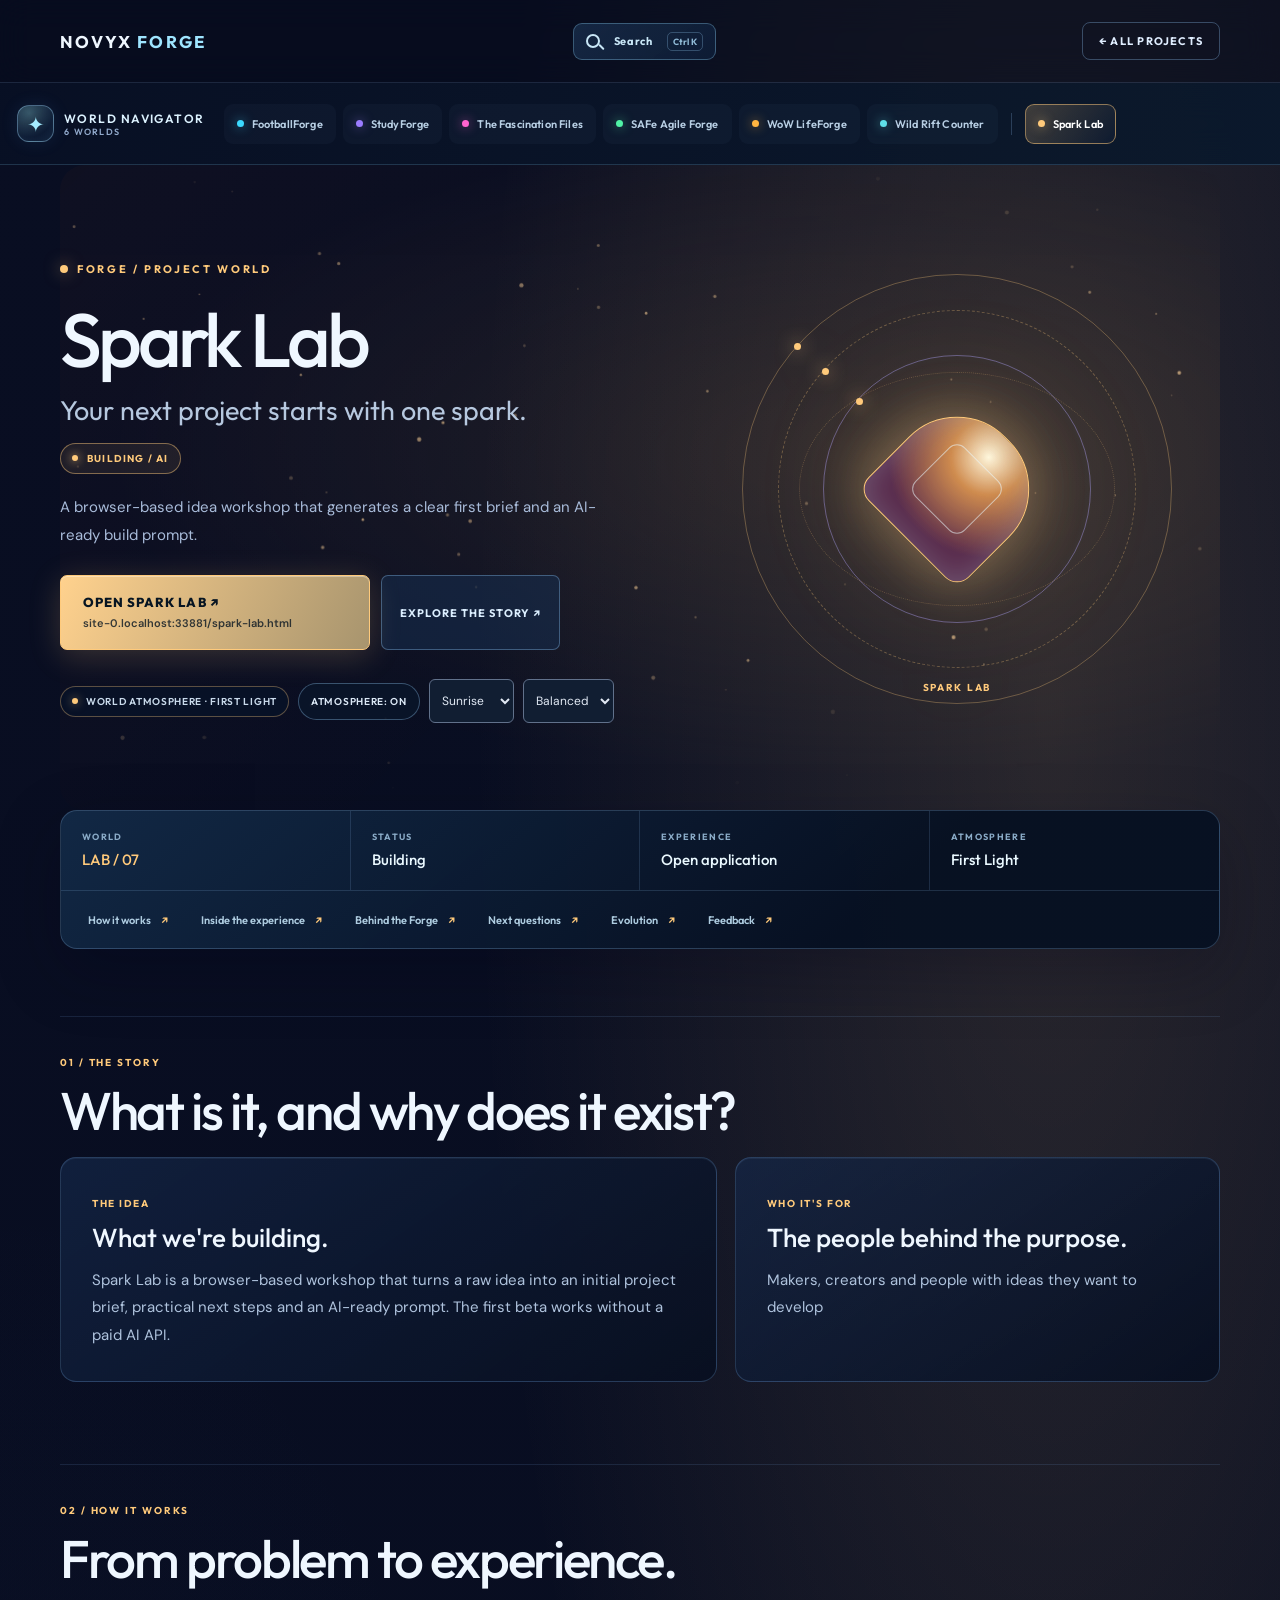
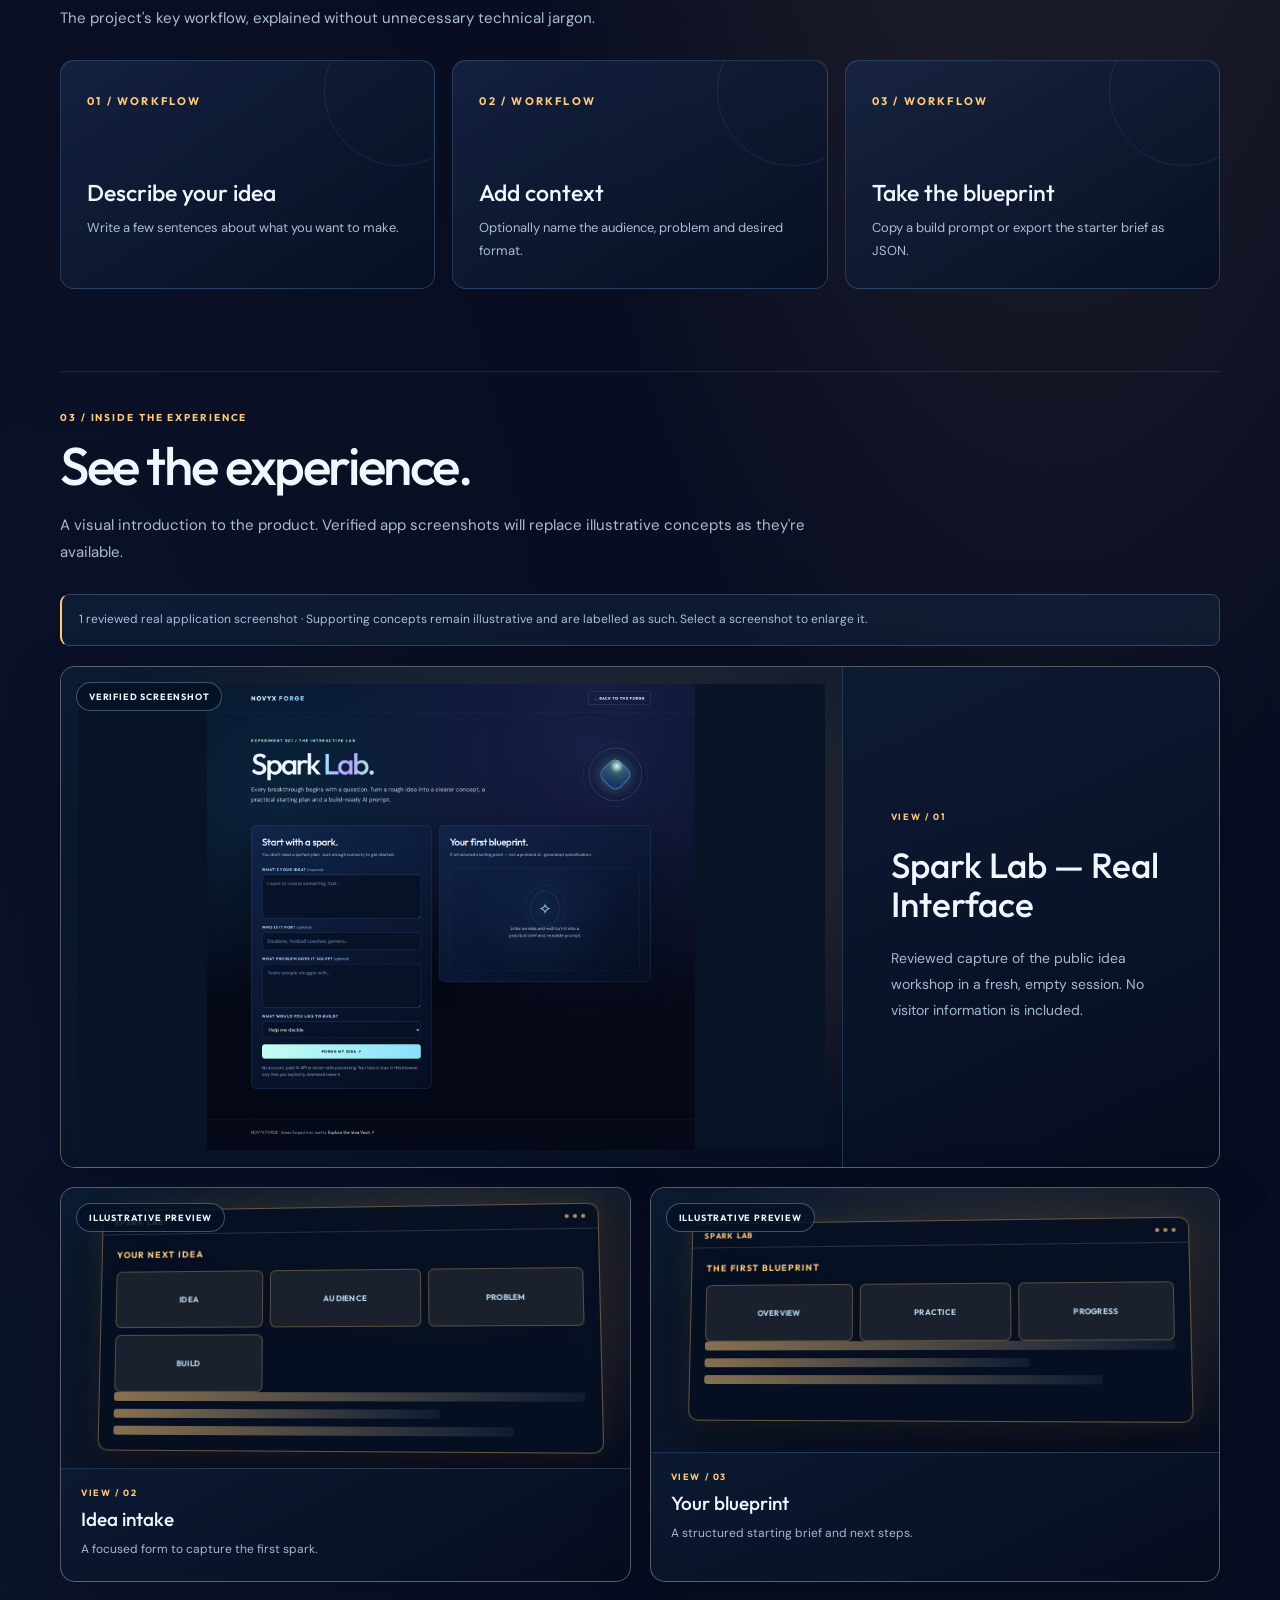
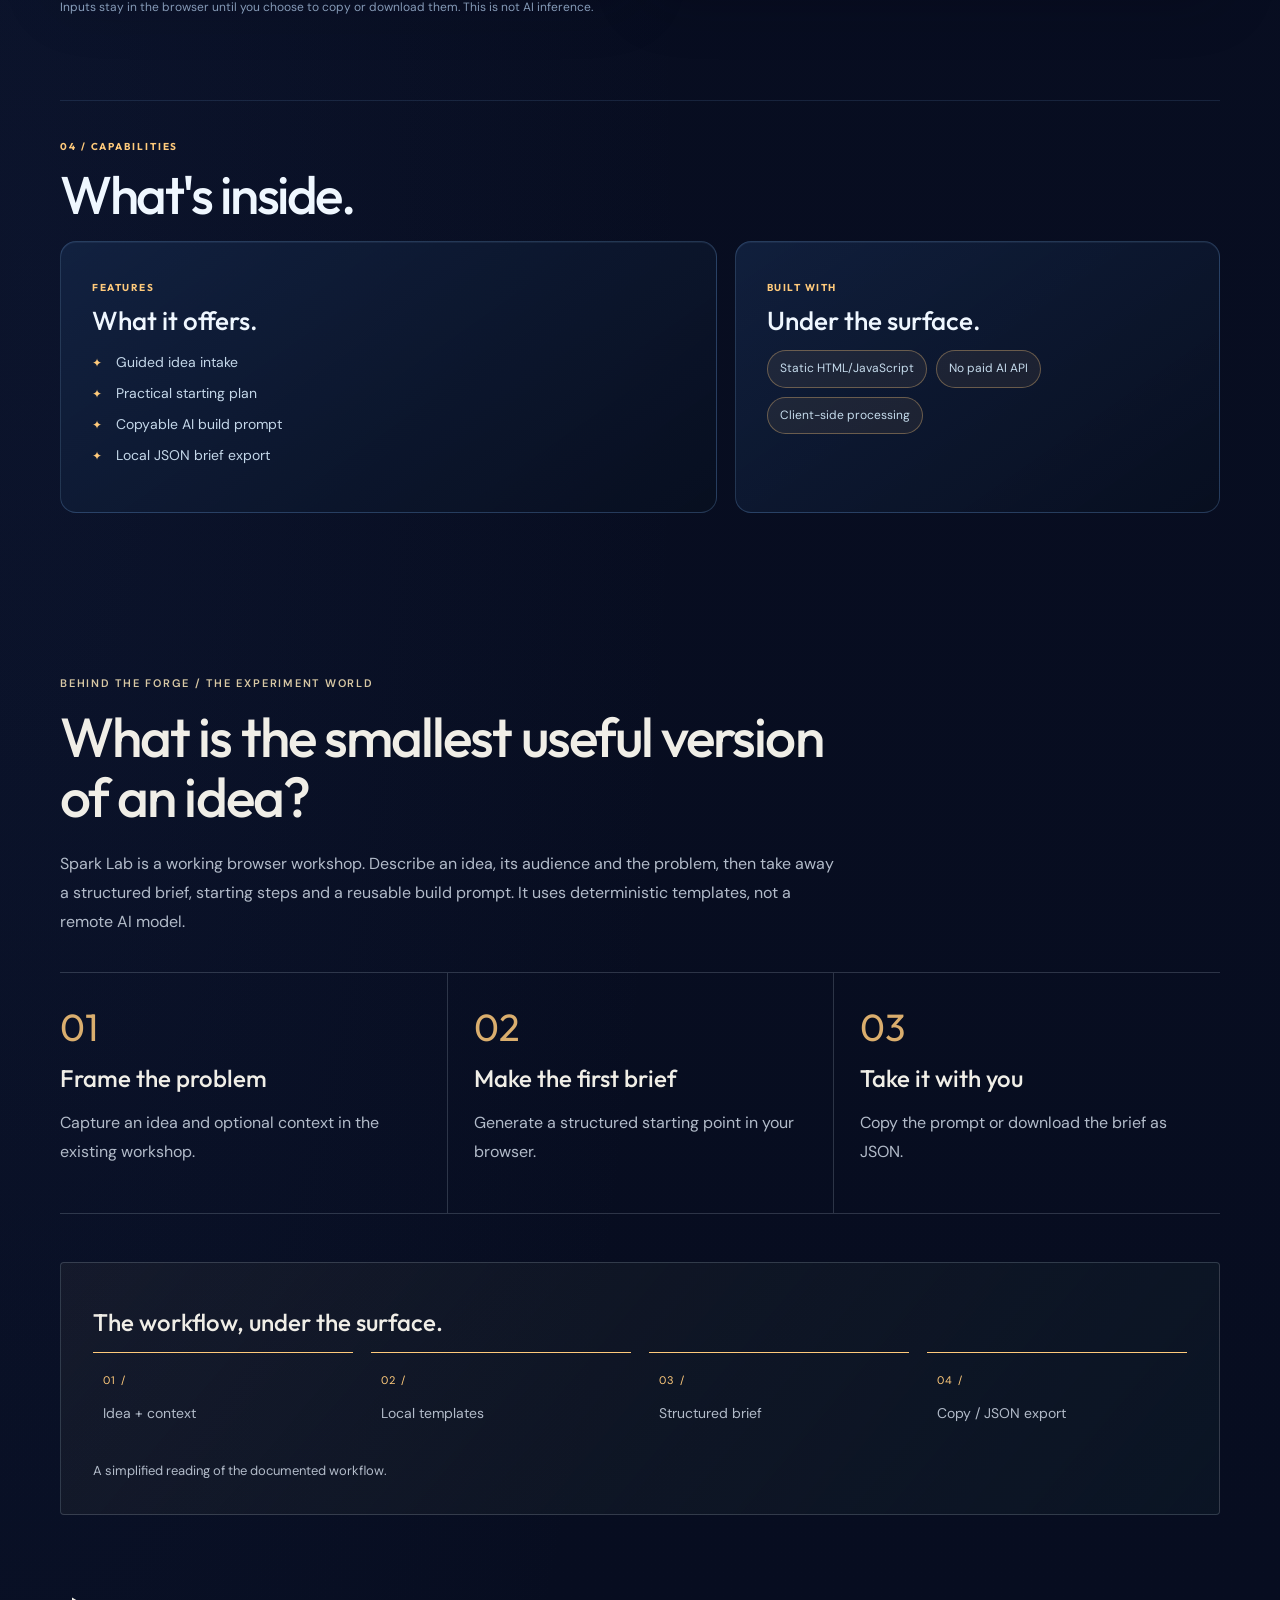
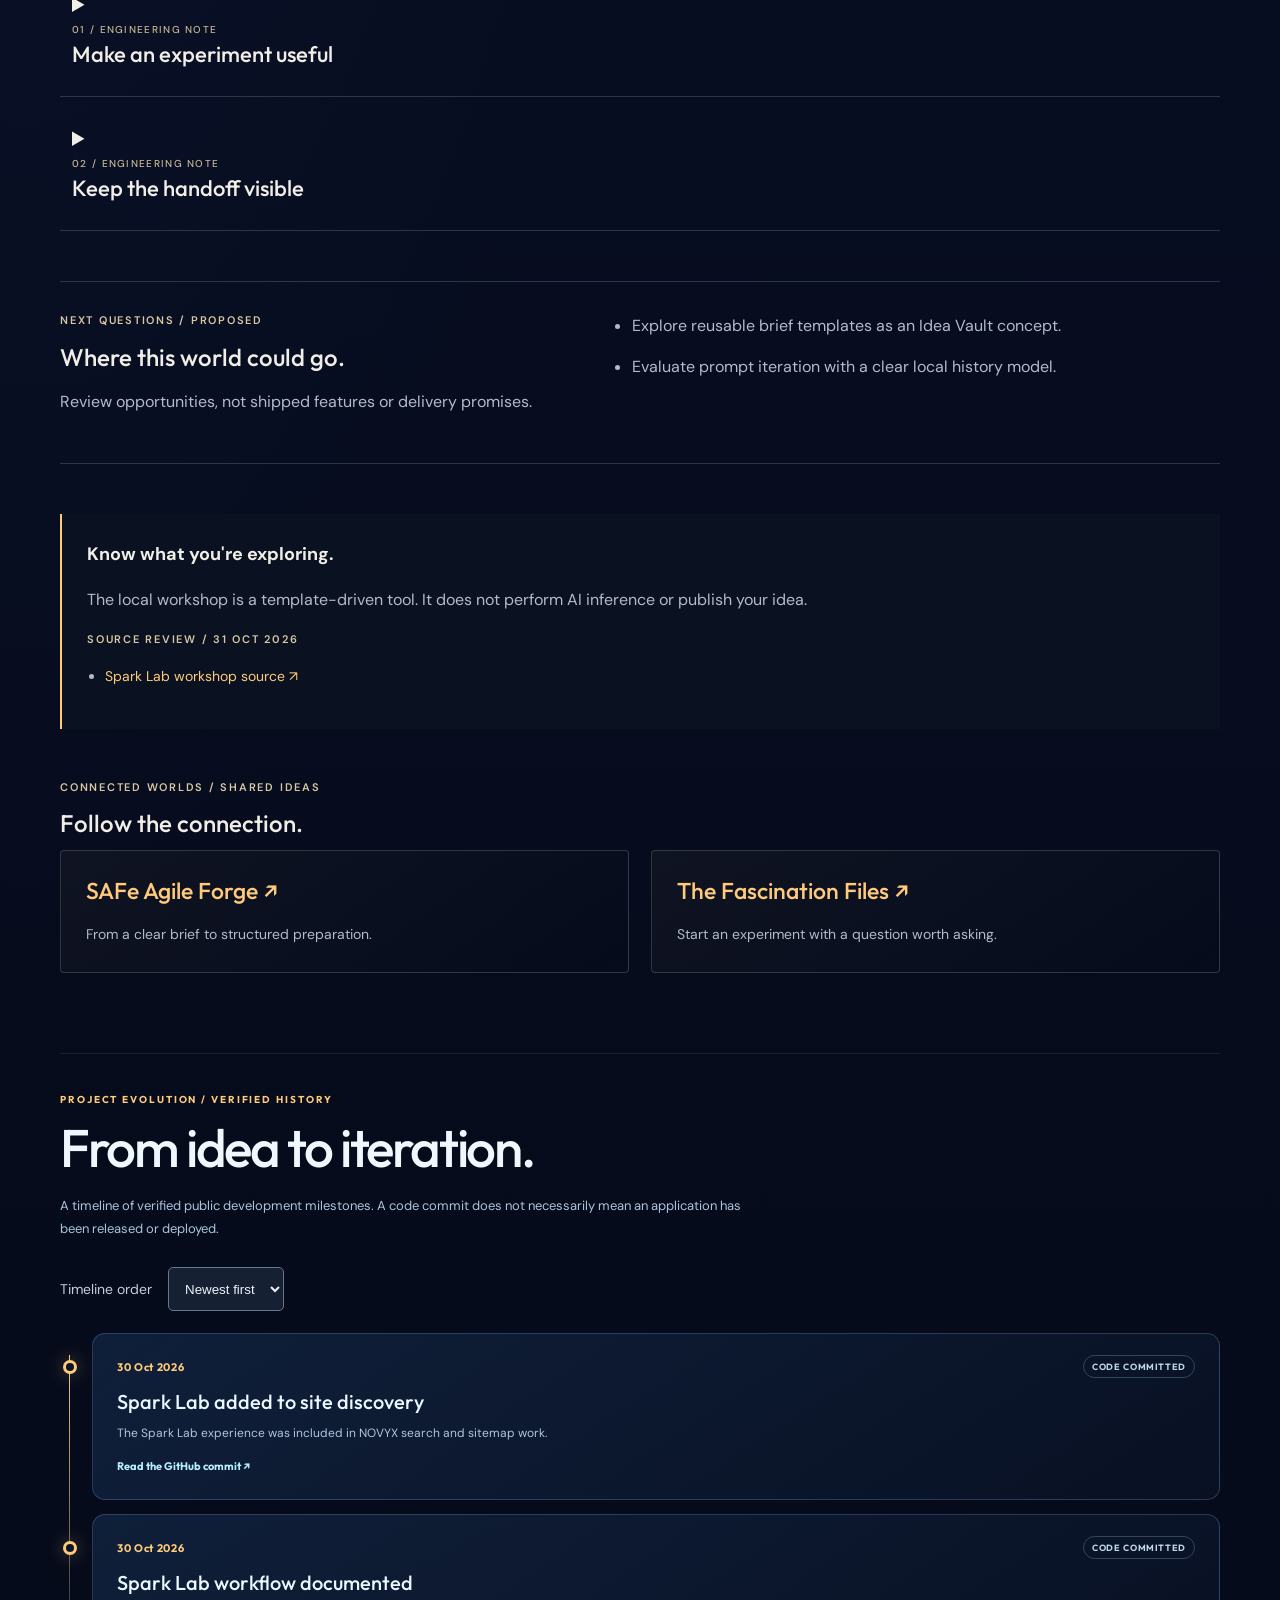
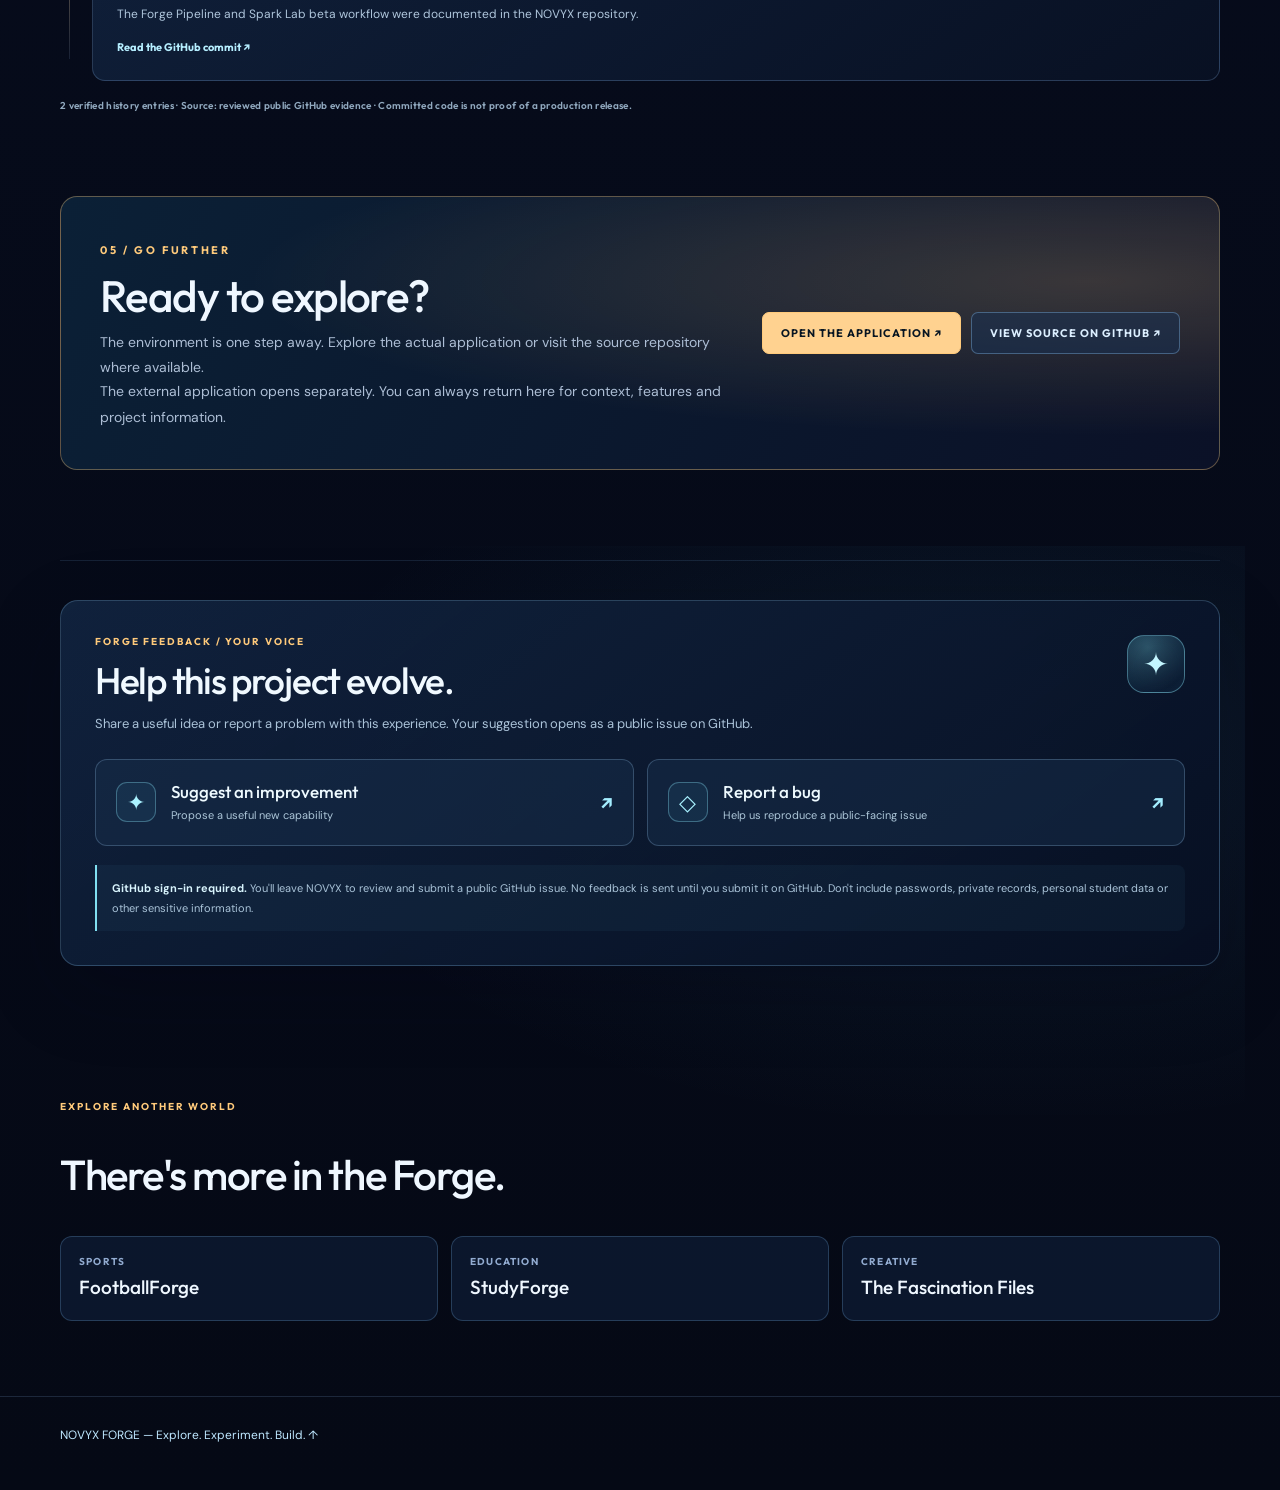
<file: world-spark-lab.html>
<!doctype html>
<html lang="en">
<head>
<meta charset="utf-8">
<meta name="viewport" content="width=device-width,initial-scale=1">
<meta name="theme-color" content="#080d1d">

<meta name="description" content="A browser-based idea workshop that generates a clear first brief and an AI-ready build prompt.">
<meta property="og:type" content="website">
<meta property="og:site_name" content="NOVYX FORGE">
<meta property="og:title" content="Spark Lab — The Living Forge">
<meta property="og:description" content="A browser-based idea workshop that generates a clear first brief and an AI-ready build prompt.">
<title>Spark Lab — The Living Forge</title>
<link rel="preconnect" href="https://fonts.googleapis.com">
<link rel="preconnect" href="https://fonts.gstatic.com" crossorigin>
<link href="https://fonts.googleapis.com/css2?family=DM+Sans:wght@400;500;600;700&family=Outfit:wght@300;400;500;600;700;800&display=swap" rel="stylesheet">
<link rel="icon" href="data:image/svg+xml,%3Csvg xmlns='http://www.w3.org/2000/svg' viewBox='0 0 64 64'%3E%3Crect width='64' height='64' rx='15' fill='%23050b1c'/%3E%3Cpath d='M13 48V16l38 32V16' fill='none' stroke='%237bdfff' stroke-width='5' stroke-linecap='round' stroke-linejoin='round'/%3E%3C/svg%3E">
<link rel="stylesheet" href="./project-showcase.css?v=4">
<link rel="stylesheet" href="./forge-weather.css?v=40">
<link rel="stylesheet" href="./forge-world-navigation.css?v=2">
<link rel="stylesheet" href="./forge-demo.css?v=1">
<link rel="stylesheet" href="./forge-observatory.css?v=1">
<link rel="stylesheet" href="./forge-feedback.css?v=2">
<link rel="stylesheet" href="./forge-search.css?v=40">
<link rel="stylesheet" href="./forge-showcase-finish.css?v=2">
<script src="./forge-weather.js?v=40" defer></script>
<script src="./forge-demos.js?v=2" defer></script>
<script src="./forge-feedback.js?v=2" defer></script>
<script src="./project-showcase.js?v=40" defer></script>
<script src="./forge-world-navigation.js?v=40" defer></script>
<script src="./forge-observatory.js?v=40" defer></script>

<script src="./forge-search.js?v=40" defer></script>
<link rel="stylesheet" href="./forge-v4.css?v=4">
<link rel="stylesheet" href="./forge-project-links.css?v=1">
<script src="./forge-content.js?v=4" defer></script>
<script src="./forge-v4.js?v=4" defer></script>
<link rel="canonical" href="https://novyxforge.com/world-spark-lab.html"><meta property="og:url" content="https://novyxforge.com/world-spark-lab.html"><script type="application/ld+json">{"@context":"https://schema.org","@type":"CreativeWork","name":"Spark Lab","description":"A browser-based idea workshop that generates a clear first brief and an AI-ready build prompt.","url":"https://novyxforge.com/world-spark-lab.html","isPartOf":{"@type":"WebSite","name":"NOVYX FORGE","url":"https://novyxforge.com/"}}</script></head>
<body data-project="spark-lab" data-world="spark-lab" style="--accent:#FFCA7B">
<a class="v4-skip" href="#engineering">Skip to project story</a>
<header>
  <nav class="shell" aria-label="Project navigation">
    <a class="brand" href="./index.html">NOVYX <span>FORGE</span></a>
    <a class="forge-search-trigger" data-forge-search href="./index.html#catalog" aria-label="Search NOVYX projects and ideas" aria-keyshortcuts="Control+K Meta+K"><span class="forge-search-icon" aria-hidden="true"></span><span class="search-trigger-text">Search</span><kbd>Ctrl K</kbd></a>
    <a class="back" href="./index.html#projects">← All projects</a>
  </nav>
</header>
<nav class="world-nav" aria-label="Explore NOVYX project worlds">
  <div class="world-nav-inner">
    <a class="world-nav-title" href="./index.html#home" aria-label="Return to the NOVYX Forge universe">
      <span class="world-nav-core" aria-hidden="true">✦</span>
      <span><strong>World Navigator</strong><small id="world-nav-count">PROJECT WORLDS</small></span>
    </a>
    <div class="world-nav-scroll" tabindex="0" role="region" aria-label="Scroll through project worlds">
      <div class="world-nav-links" id="world-nav-links"><a class="world-nav-link" href="./world-footballforge.html">FootballForge</a><a class="world-nav-link" href="./world-studyforge.html">StudyForge</a><a class="world-nav-link" href="./world-fascination-files.html">The Fascination Files</a><a class="world-nav-link" href="./world-safeforge.html">SAFe Agile Forge</a><a class="world-nav-link" href="./world-wow-lifeforge.html">WoW LifeForge</a><a class="world-nav-link" href="./world-wildrift-counter.html">Wild Rift Counter</a><a class="world-nav-link is-current" href="./world-spark-lab.html" aria-current="page">Spark Lab</a></div>
    </div>
  </div>
</nav>
<span id="novyx-world-status" role="status" aria-live="polite" aria-atomic="true"></span>
<main id="main-content">
  <section class="shell hero" aria-labelledby="name">
    <div class="hero-copy">
      <span class="eyebrow">FORGE / PROJECT WORLD</span>
      <h1 id="name">Spark Lab</h1>
      <div class="lead" id="lead">Your next project starts with one spark.</div>
      <span class="status" id="stage">In development</span>
      <p class="summary" id="summary">A browser-based idea workshop that generates a clear first brief and an AI-ready build prompt.</p>
      <div class="hero-actions" id="hero-actions"><a class="btn btn-primary btn-project-destination" href="./spark-lab.html"><span class="project-destination-text">Open Spark Lab ↗</span><small class="project-destination-url">novyxforge.com/spark-lab.html</small></a><a class="btn btn-secondary" href="#engineering">Explore the story ↓</a></div>
    </div>
    <div class="hero-art" aria-hidden="true">
      <span class="hero-orbit"></span><span class="hero-orbit"></span><span class="hero-orbit"></span><span class="hero-core"></span>
      <span class="hero-word" id="world">THE EXPERIMENT WORLD</span>
    </div>
  </section>

  <section class="shell project-compass" aria-label="Project overview">
    <div class="compass-grid">
      <div class="compass-cell"><span class="compass-label">WORLD</span><strong id="compass-world">AI</strong></div>
      <div class="compass-cell"><span class="compass-label">STATUS</span><strong id="compass-stage">In development</strong></div>
      <div class="compass-cell"><span class="compass-label">EXPERIENCE</span><strong id="compass-experience">Project story</strong></div>
      <div class="compass-cell"><span class="compass-label">ATMOSPHERE</span><strong id="compass-weather">First Light</strong></div>
    </div>
    <nav class="chapter-nav" aria-label="Jump between chapters">
      <a href="#how-it-works">How it works <span aria-hidden="true">↗</span></a>
      <a href="#screenshots">Inside the experience <span aria-hidden="true">↗</span></a>
      <a href="#try-demo" data-chapter-demo hidden>Try the demo <span aria-hidden="true">↗</span></a>
      <a href="#engineering">Behind the Forge <span aria-hidden="true">↗</span></a>
      <a href="#horizon">Next questions <span aria-hidden="true">↗</span></a>
      <a href="#evolution">Evolution <span aria-hidden="true">↗</span></a>
      <a href="#forge-feedback">Feedback <span aria-hidden="true">↗</span></a>
    </nav>
  </section>

  <section class="shell section" aria-labelledby="about-heading">
    <div class="section-label">01 / THE STORY</div>
    <h2 id="about-heading">What is it, and why does it exist?</h2>
    <div class="story-grid">
      <article class="story-card">
        <small>THE IDEA</small><h3>What we're building.</h3>
        <p id="story">Spark Lab is a browser-based workshop that turns a raw idea into an initial project brief, practical next steps and an AI-ready prompt. The first beta works without a paid AI API.</p>
      </article>
      <article class="story-card">
        <small>WHO IT'S FOR</small><h3>The people behind the purpose.</h3>
        <p id="audience">Makers, creators and people with ideas they want to develop</p>
      </article>
    </div>
  </section>

  <section class="shell section" id="how-it-works" aria-labelledby="how-heading">
    <div class="section-label">02 / HOW IT WORKS</div>
    <h2 id="how-heading">From problem to experience.</h2>
    <p class="section-intro">The project's key workflow, explained without unnecessary technical jargon.</p>
    <div class="steps" id="steps"><article class="step"><small>01 / WORKFLOW</small><h3>Describe your idea</h3><p>Write a few sentences about what you want to make.</p></article><article class="step"><small>02 / WORKFLOW</small><h3>Add context</h3><p>Optionally name the audience, problem and desired format.</p></article><article class="step"><small>03 / WORKFLOW</small><h3>Take the blueprint</h3><p>Copy a build prompt or export the starter brief as JSON.</p></article></div>
  </section>

  <section class="shell section" id="screenshots" aria-labelledby="screenshots-heading">
    <div class="section-label">03 / INSIDE THE EXPERIENCE</div>
    <h2 id="screenshots-heading">See the experience.</h2>
    <p class="section-intro">A visual introduction to the product. Verified app screenshots will replace illustrative concepts as they're available.</p>
    <p class="gallery-legend" id="gallery-note">Illustrative concepts are available with JavaScript. Product screenshots are published only after review.</p>
    <div class="gallery-grid gallery-grid-v3" id="gallery"></div>
    <p class="privacy-note" id="privacy">Inputs stay in the browser until you choose to copy or download them. This is not AI inference.</p>
  </section>

  <section class="shell section demo-section" id="try-demo" aria-labelledby="demo-heading" hidden>
    <div class="demo-head">
      <div>
        <div class="section-label">04 / INTERACTIVE DEMO</div>
        <h2 id="demo-heading">Try it yourself.</h2>
        <p id="demo-intro">A small hands-on experience using fictional sample data.</p>
      </div>
      <span class="demo-stamp">Local-only sandbox</span>
    </div>
    <div class="demo-board" id="demo-board" aria-label="Interactive project demonstration"></div>
  </section>

  <section class="shell section" aria-labelledby="features-heading">
    <div class="section-label" id="features-section-number">05 / CAPABILITIES</div>
    <h2 id="features-heading">What's inside.</h2>
    <div class="story-grid">
      <article class="story-card">
        <small>FEATURES</small><h3>What it offers.</h3>
        <ul class="detail-features" id="feature-list" style="color:#bdd1e7;line-height:2;padding-left:22px"><li>Guided idea intake</li><li>Practical starting plan</li><li>Copyable AI build prompt</li><li>Local JSON brief export</li></ul>
      </article>
      <article class="story-card">
        <small>BUILT WITH</small><h3>Under the surface.</h3>
        <div id="tech-list" style="display:flex;flex-wrap:wrap;gap:9px"><span>Static HTML/JavaScript</span><span>No paid AI API</span><span>Client-side processing</span></div>
      </article>
    </div>
  </section>

  <section class="shell v4-section" id="engineering" data-prerendered="true" aria-labelledby="engineering-heading"><div class="v4-section-head"><span class="v4-kicker">BEHIND THE FORGE / THE EXPERIMENT WORLD</span><h2 id="engineering-heading">What is the smallest useful version of an idea?</h2><p>Spark Lab is a working browser workshop. Describe an idea, its audience and the problem, then take away a structured brief, starting steps and a reusable build prompt. It uses deterministic templates, not a remote AI model.</p></div>
      <div class="v4-capabilities"><article><span class="v4-index">01</span><h3>Frame the problem</h3><p>Capture an idea and optional context in the existing workshop.</p></article><article><span class="v4-index">02</span><h3>Make the first brief</h3><p>Generate a structured starting point in your browser.</p></article><article><span class="v4-index">03</span><h3>Take it with you</h3><p>Copy the prompt or download the brief as JSON.</p></article></div>
      <div class="v4-blueprint"><h3>The workflow, under the surface.</h3><ol aria-label="Project architecture"><li>Idea + context</li><li>Local templates</li><li>Structured brief</li><li>Copy / JSON export</li></ol><p>A simplified reading of the documented workflow.</p></div>
      <div class="v4-decisions"><details id="decision-1"><summary><span>01 / ENGINEERING NOTE</span>Make an experiment useful</summary><p>The workshop runs in static HTML and JavaScript without a paid API or backend. Its output is a starting point for human review, not a validated feasibility assessment.</p></details><details id="decision-2"><summary><span>02 / ENGINEERING NOTE</span>Keep the handoff visible</summary><p>Visitors explicitly copy or download their brief. The page does not claim to create a repository, contact an AI service or submit an idea to NOVYX.</p></details></div>
      <div class="v4-horizon" id="horizon"><div><span class="v4-kicker">NEXT QUESTIONS / PROPOSED</span><h3>Where this world could go.</h3><p>Review opportunities, not shipped features or delivery promises.</p></div><ul><li>Explore reusable brief templates as an Idea Vault concept.</li><li>Evaluate prompt iteration with a clear local history model.</li></ul></div>
      <aside class="v4-evidence" id="evidence"><strong>Know what you're exploring.</strong><p>The local workshop is a template-driven tool. It does not perform AI inference or publish your idea.</p><span class="v4-kicker">SOURCE REVIEW / 31 OCT 2026</span><ul><li><a href="https://github.com/fathom-web/novyxforge/blob/d73163a9fc3749b218309ec01d71fed47682bdc4/spark-lab.html">Spark Lab workshop source <span aria-hidden="true">↗</span></a></li></ul></aside>
      <div class="v4-connections" id="connections"><span class="v4-kicker">CONNECTED WORLDS / SHARED IDEAS</span><h3>Follow the connection.</h3><div><article><a href="./world-safeforge.html">SAFe Agile Forge <span aria-hidden="true">↗</span></a><p>From a clear brief to structured preparation.</p></article><article><a href="./world-fascination-files.html">The Fascination Files <span aria-hidden="true">↗</span></a><p>Start an experiment with a question worth asking.</p></article></div></div></section>
  <section class="shell section evolution-section" id="evolution" aria-labelledby="evolution-heading">
    <div class="section-label">PROJECT EVOLUTION / VERIFIED HISTORY</div>
    <h2 id="evolution-heading">From idea to iteration.</h2>
    <p class="evolution-lead">A timeline of verified public development milestones. A code commit does not necessarily mean an application has been released or deployed.</p>
    <div class="evolution-rail" id="evolution-feed" aria-live="polite" aria-relevant="additions text"><article class="evolution-item"><time datetime="2026-10-30T10:07:38Z">2026-10-30</time><h3>Spark Lab workflow documented</h3><p>The Forge Pipeline and Spark Lab beta workflow were documented in the NOVYX repository.</p><a href="https://github.com/fathom-web/novyxforge/commit/7942e65a49bb292ae5f027d50fbfb4ebfcb678a3">Read development evidence ↗</a></article><article class="evolution-item"><time datetime="2026-10-30T10:07:41Z">2026-10-30</time><h3>Spark Lab added to site discovery</h3><p>The Spark Lab experience was included in NOVYX search and sitemap work.</p><a href="https://github.com/fathom-web/novyxforge/commit/e43a7868fc6591dc74e2d5dce42c63851282f25f">Read development evidence ↗</a></article></div>
    <p class="evolution-legend" id="evolution-note">Entries require a checked GitHub source. Planned work is not represented as shipped history.</p>
  </section>

  <section class="shell" aria-labelledby="next-step-heading">
    <div class="final-panel">
      <div>
        <span class="eyebrow" id="go-further-number">06 / GO FURTHER</span>
        <strong id="next-step-heading">Ready to explore?</strong>
        <p>The environment is one step away. Explore the actual application or visit the source repository where available.</p>
        <p class="privacy-note" id="launch-note">Browser-based beta on NOVYX · browser testing and refinement ongoing.</p>
      </div>
      <div class="final-actions" id="launch-actions"><a class="btn btn-primary" href="./spark-lab.html">Open project destination ↗</a><a class="btn btn-secondary" href="https://github.com/fathom-web/novyxforge">Source repository ↗</a></div>
    </div>
  </section>
  <section class="shell section forge-feedback" id="forge-feedback" aria-labelledby="project-feedback-heading">
    <div class="feedback-panel">
      <div class="feedback-panel-heading">
        <div><div class="section-label">FORGE FEEDBACK / YOUR VOICE</div>
          <h2 id="project-feedback-heading">Help this project evolve.</h2>
          <p>Share a useful idea or report a problem with this experience. Your suggestion opens as a public issue on GitHub.</p>
        </div>
        <span class="feedback-glyph" aria-hidden="true">✦</span>
      </div>
      <div id="project-feedback-actions">
        <div class="feedback-actions">
          <a class="feedback-action" href="https://github.com/fathom-web/novyxforge/issues/new?template=feature_request.md" target="_blank" rel="noopener noreferrer">Suggest an improvement ↗</a>
          <a class="feedback-action" href="https://github.com/fathom-web/novyxforge/issues/new?template=bug_report.md" target="_blank" rel="noopener noreferrer">Report a bug ↗</a>
        </div>
        <p class="feedback-notice">GitHub account required; submissions will be public. Please do not share private accounts, student data or confidential information.</p>
      </div>
    </div>
  </section>
  <section class="shell" aria-labelledby="related-heading">
    <div class="section-label">EXPLORE ANOTHER WORLD</div>
    <h2 id="related-heading" style="font:500 clamp(29px,4vw,42px) Outfit,sans-serif;letter-spacing:-.035em">There's more in the Forge.</h2>
    <div class="related" id="related"><a href="./world-safeforge.html"><small>From a clear brief to structured preparation.</small><strong>SAFe Agile Forge</strong></a><a href="./world-fascination-files.html"><small>Start an experiment with a question worth asking.</small><strong>The Fascination Files</strong></a></div>
  </section>
</main>
<footer><div class="shell"><a href="./index.html#home">NOVYX FORGE — Explore. Experiment. Build. ↑</a></div></footer>
<dialog class="lightbox" id="lightbox" aria-label="Verified application screenshot preview">
  <button id="lightbox-close" type="button" aria-label="Close screenshot">×</button>
  <img id="lightbox-image" alt="">
</dialog>
<noscript><p class="shell">Interactive demos and atmospheric controls need JavaScript. All project stories and world links remain available.</p></noscript></body>
</html>
</file>
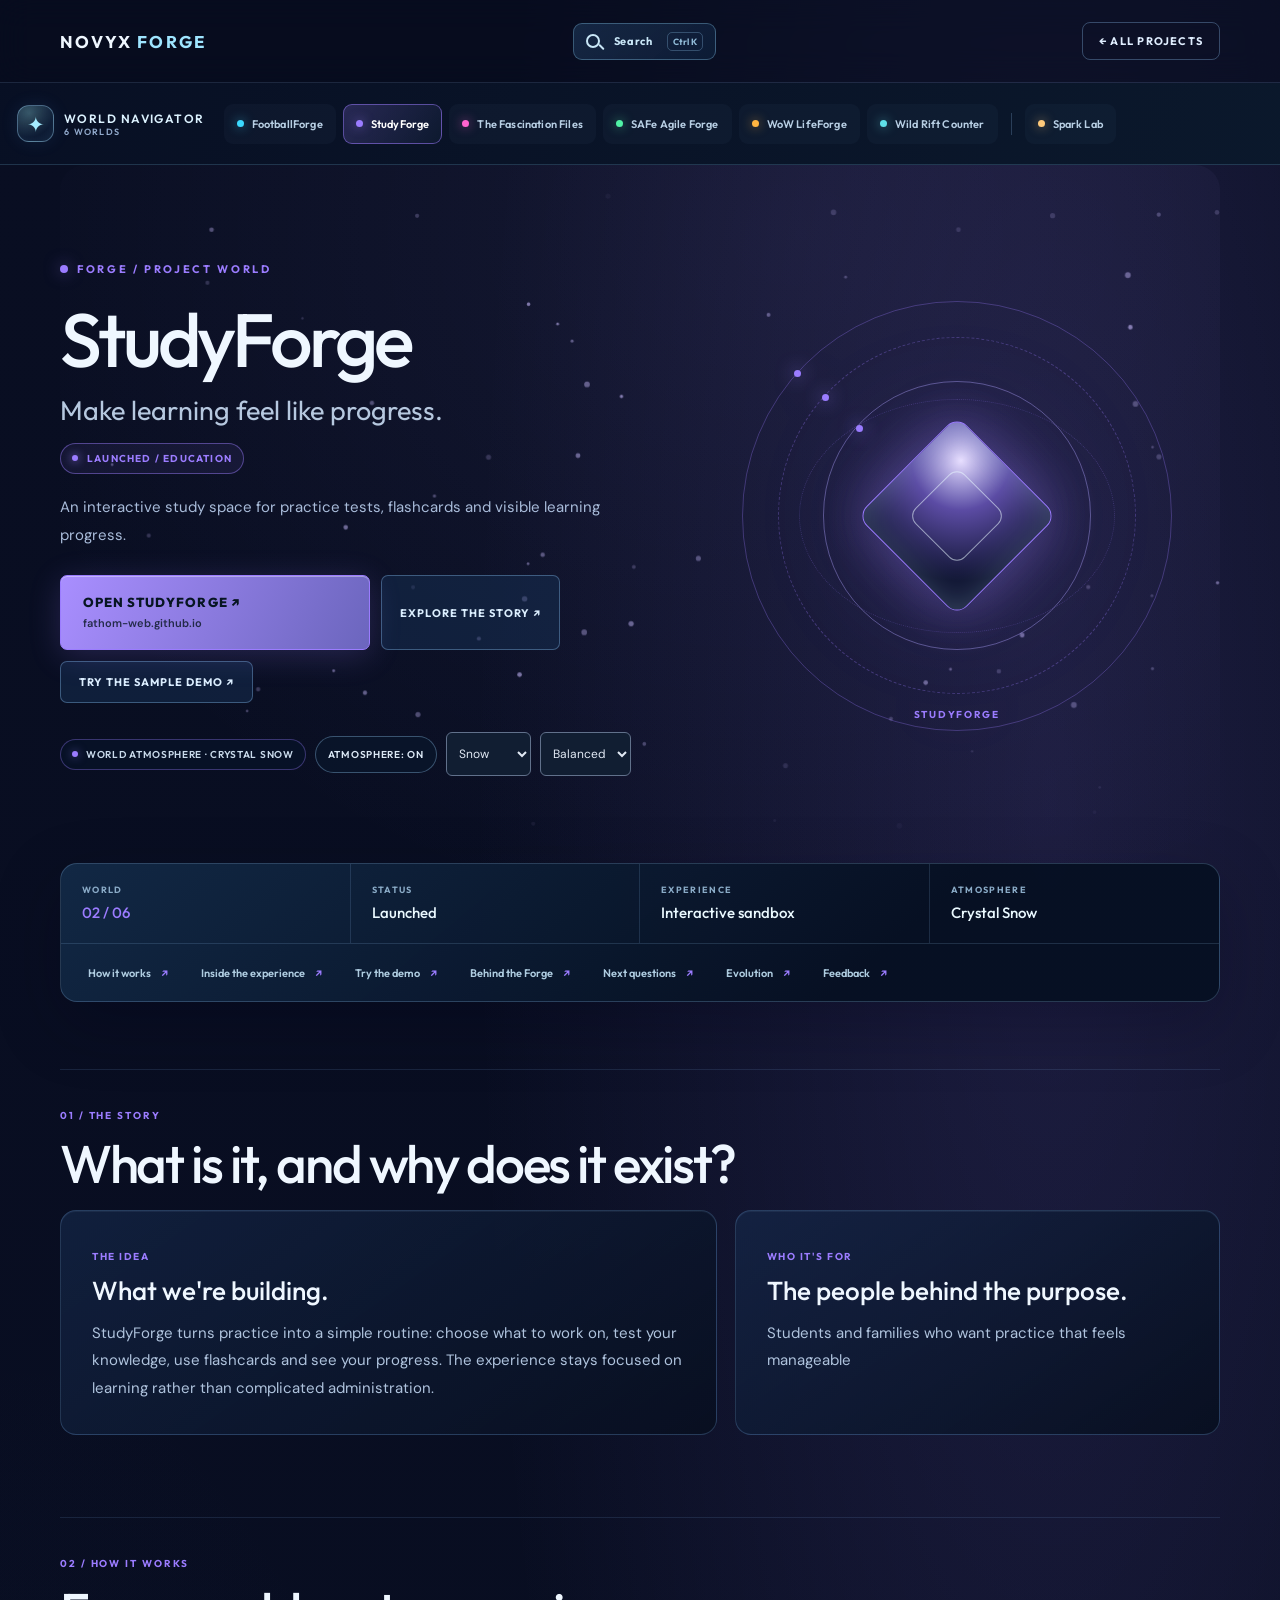
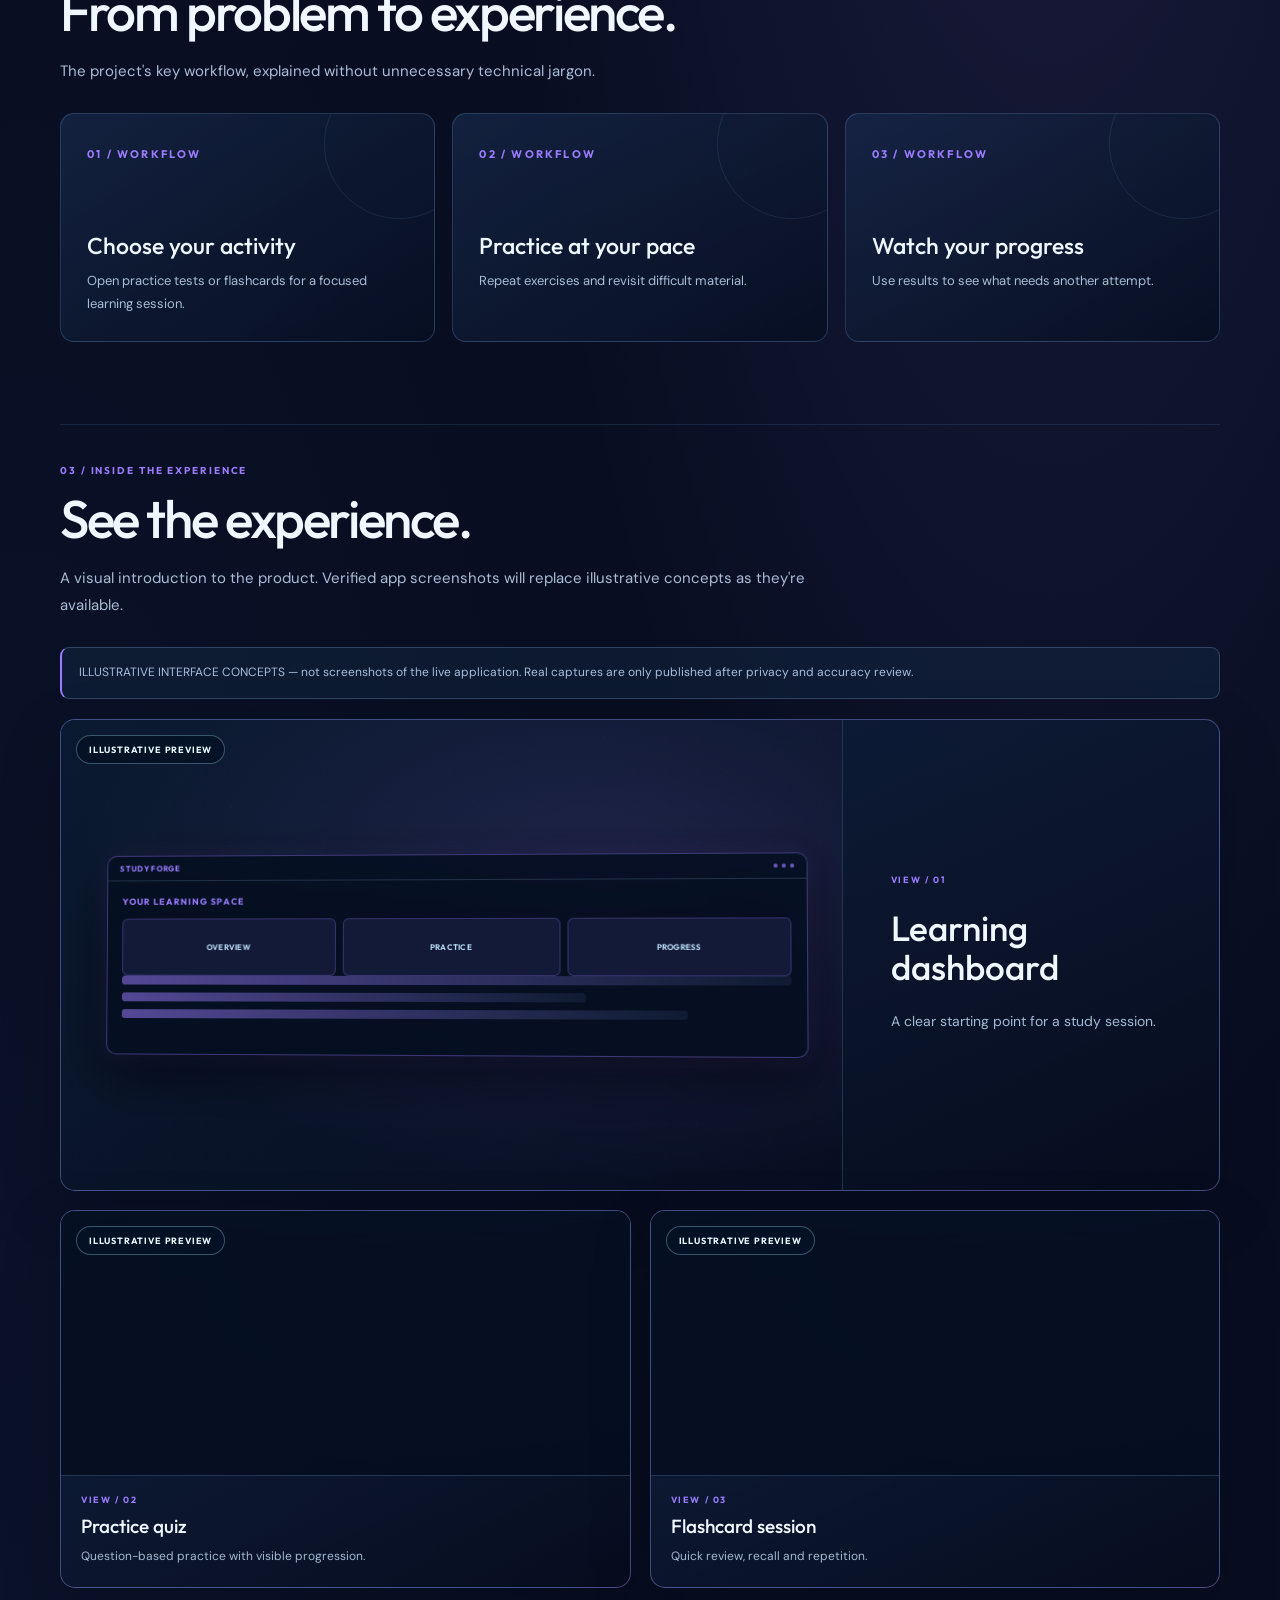
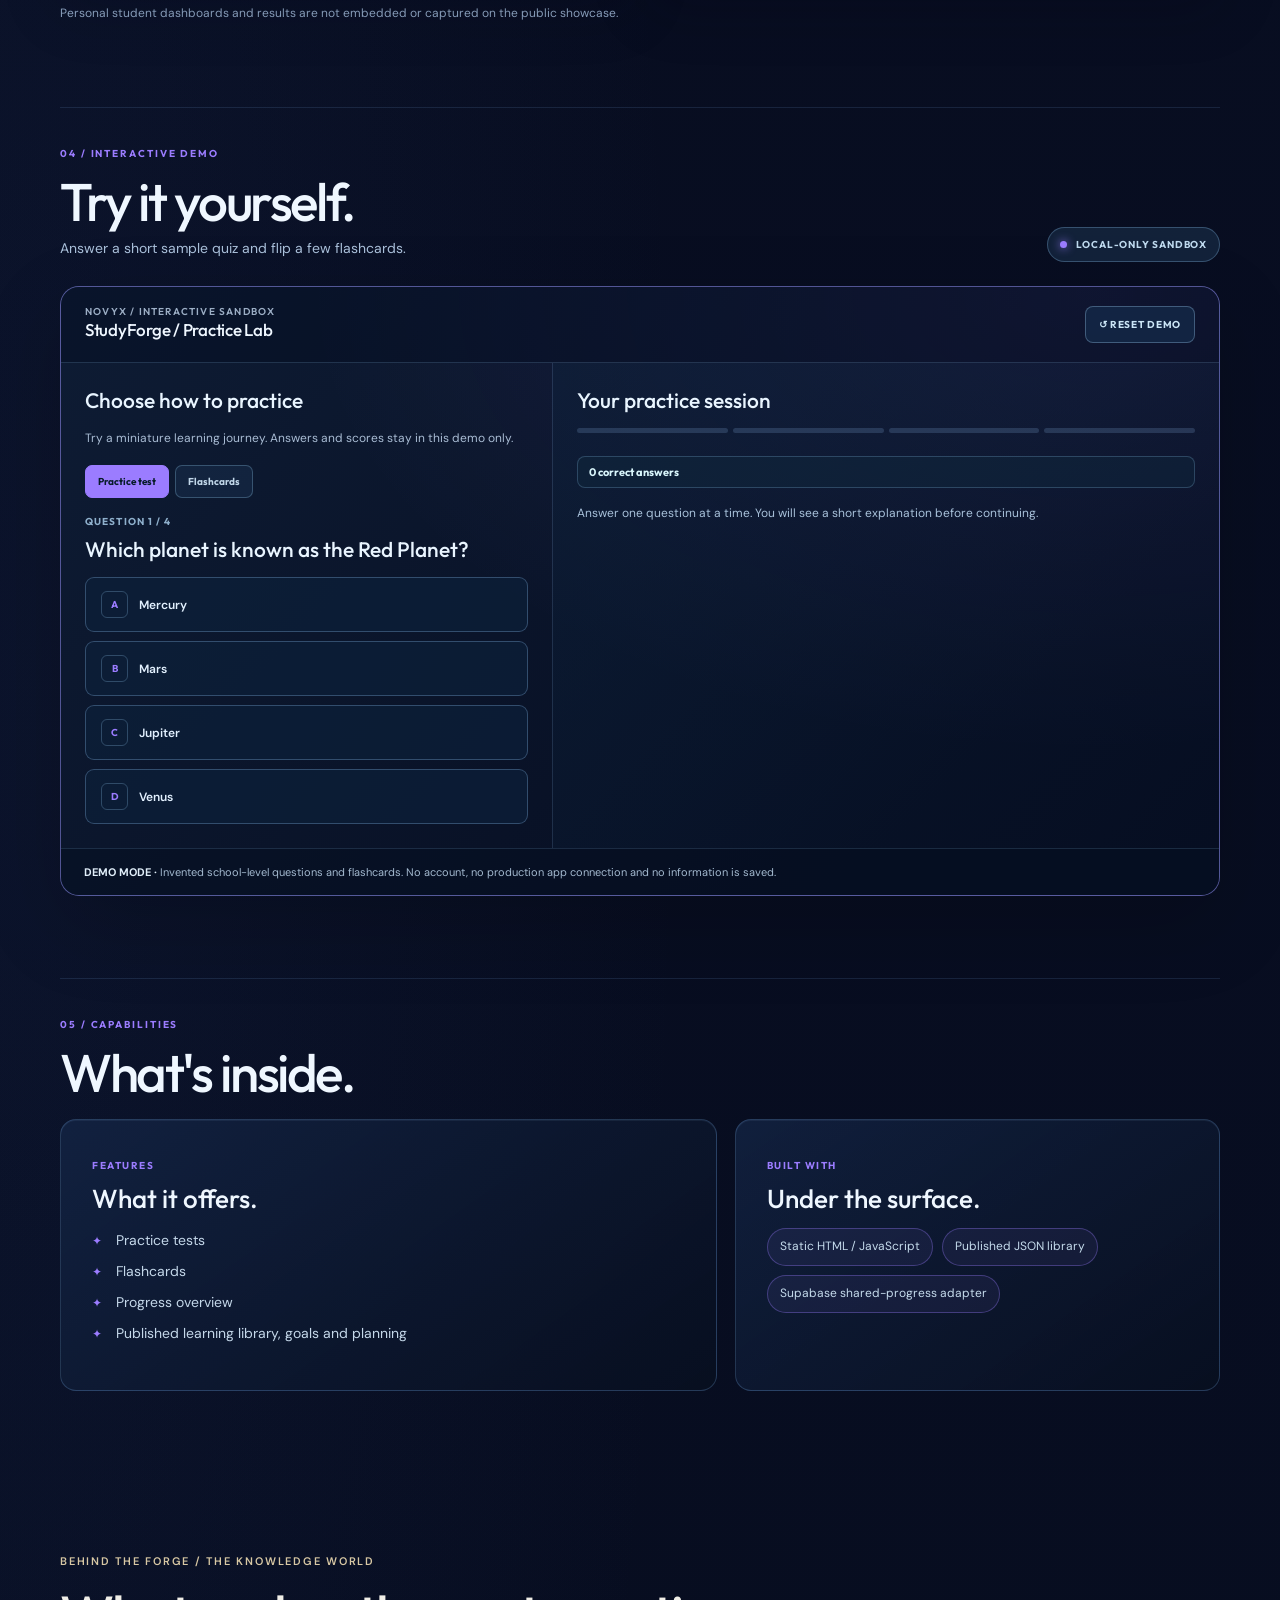
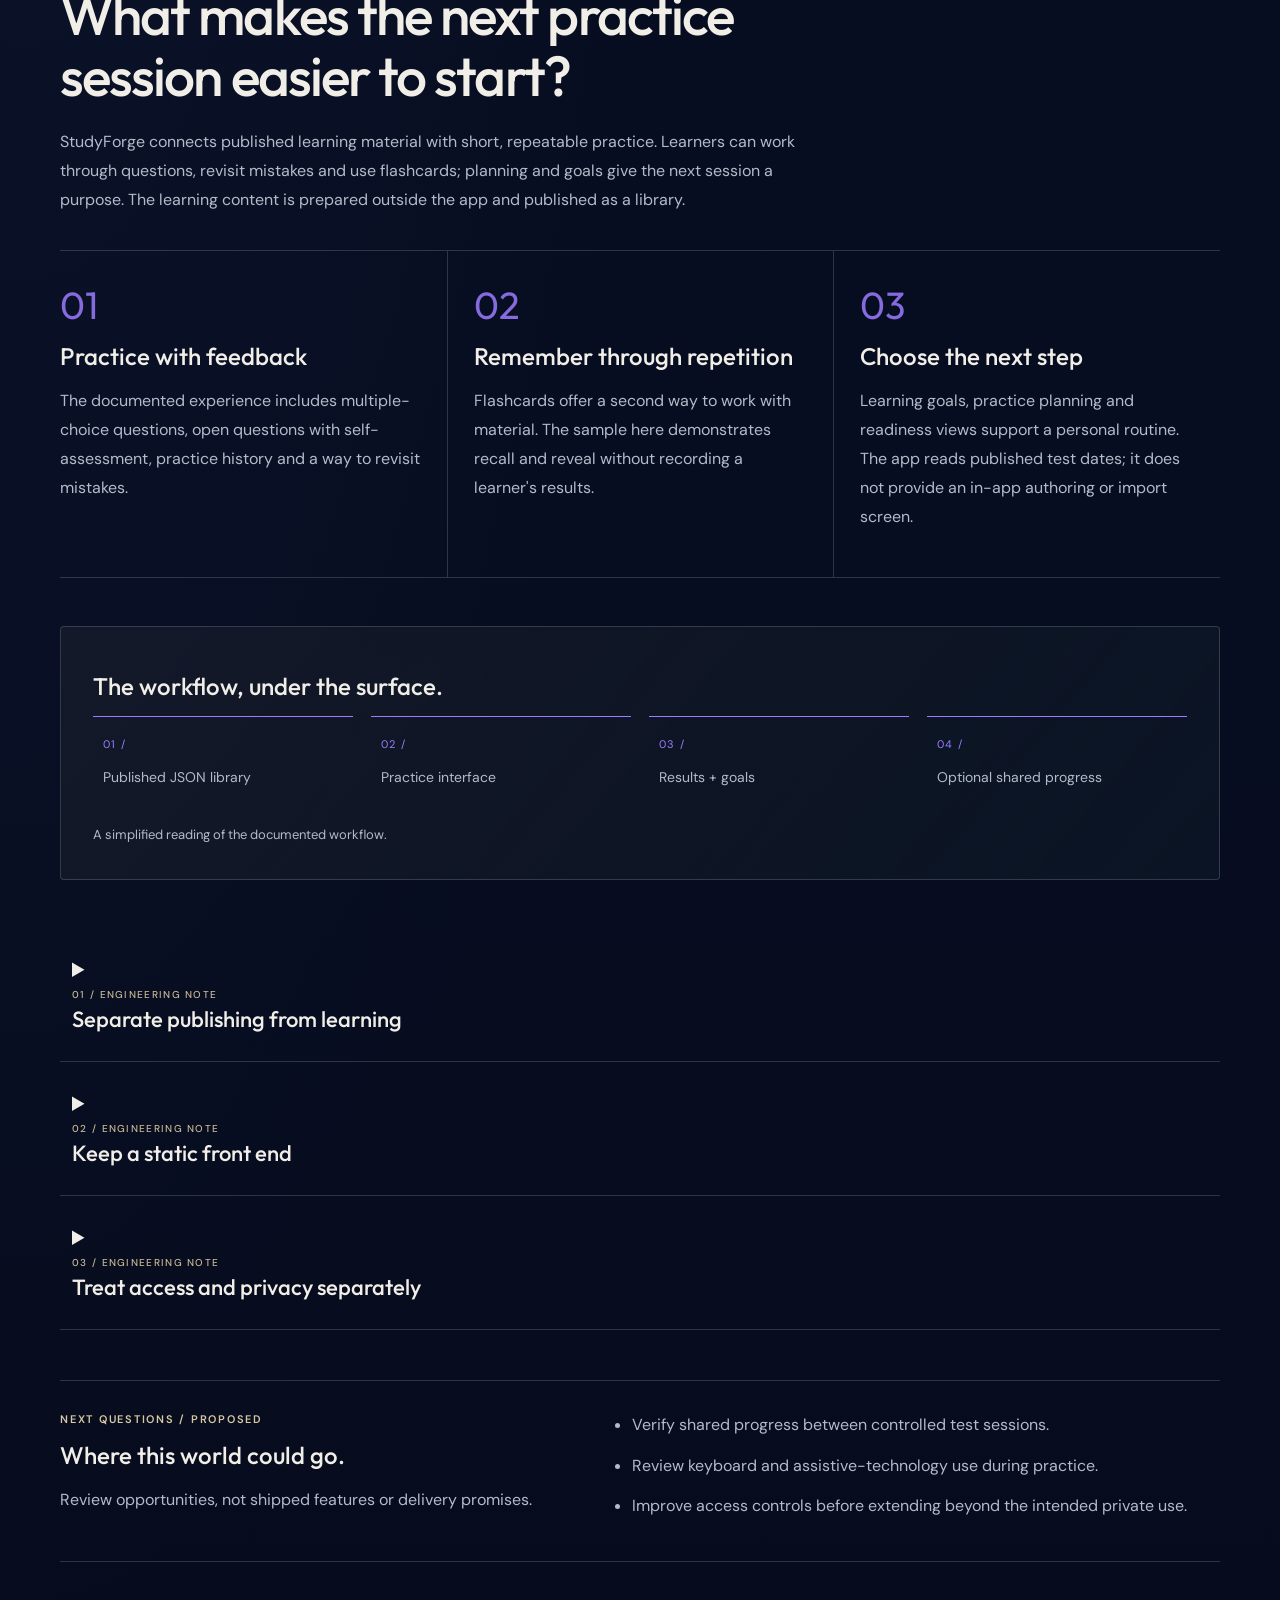
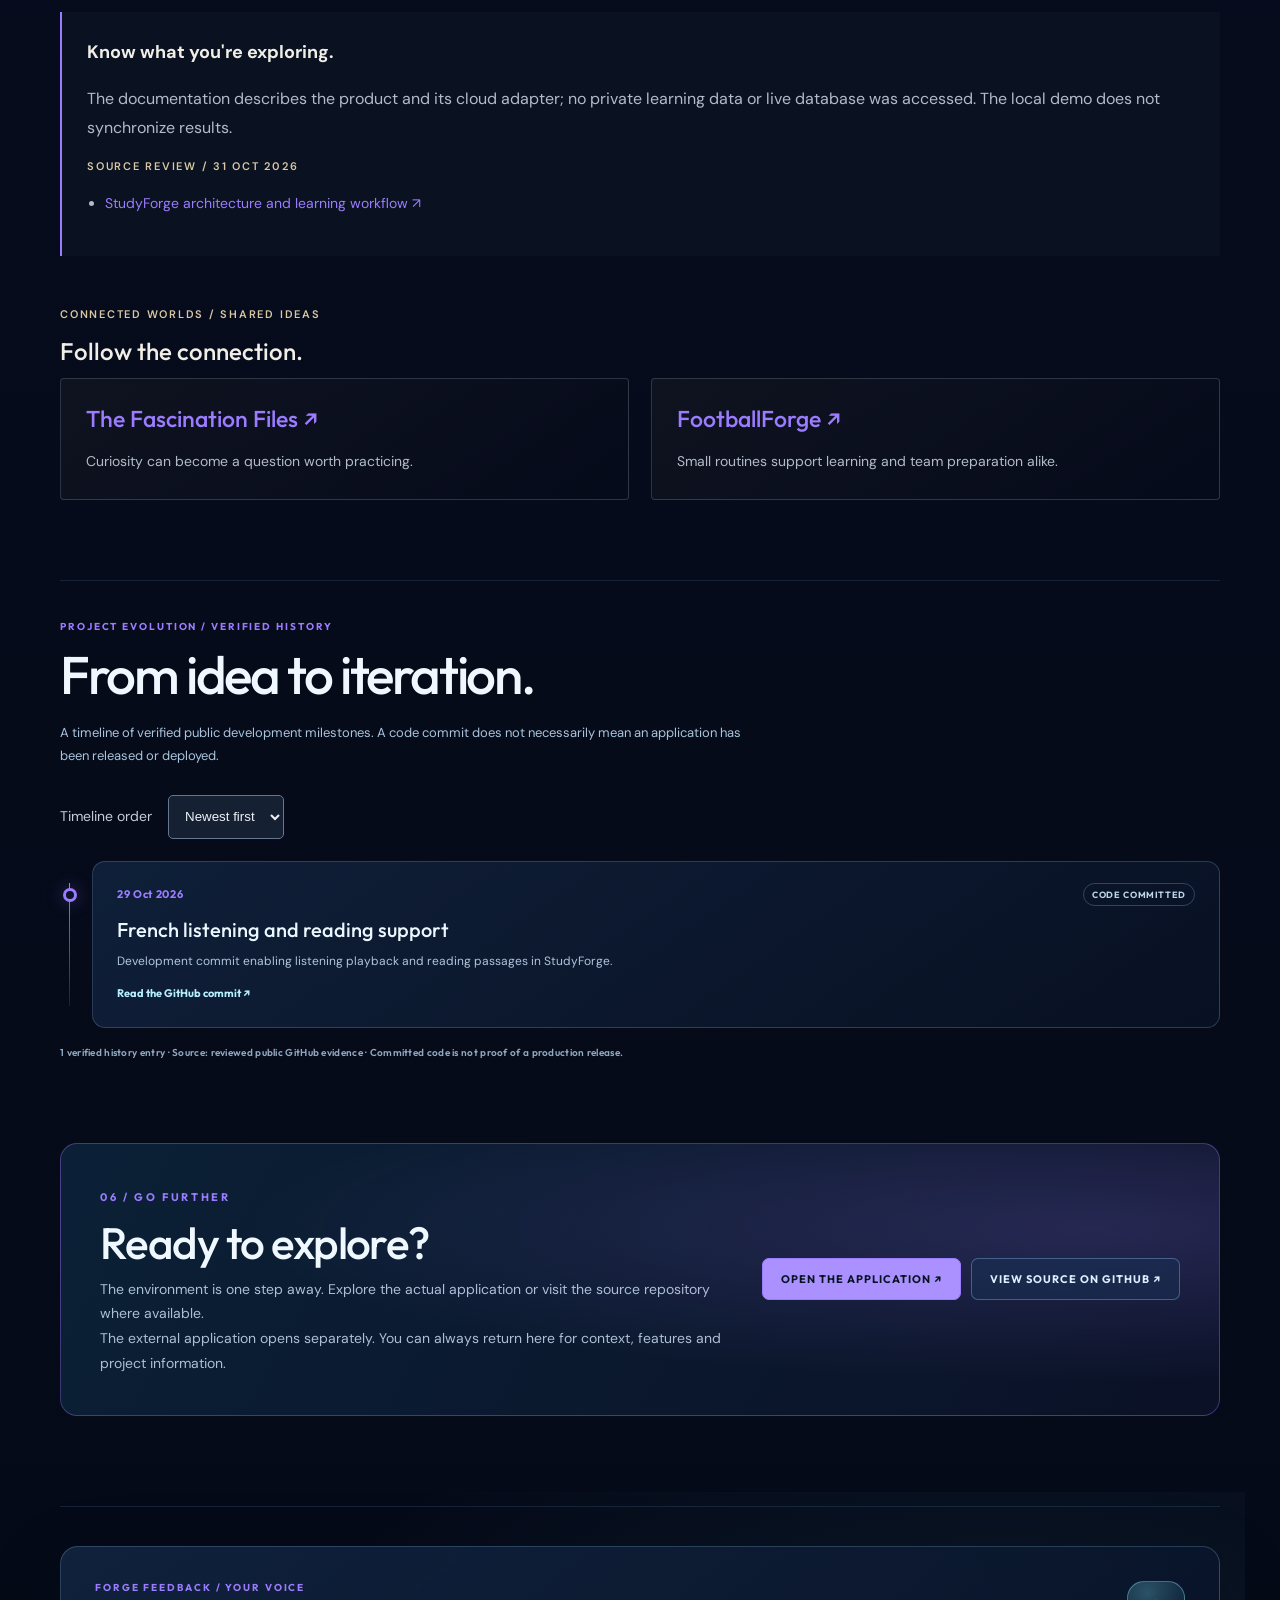
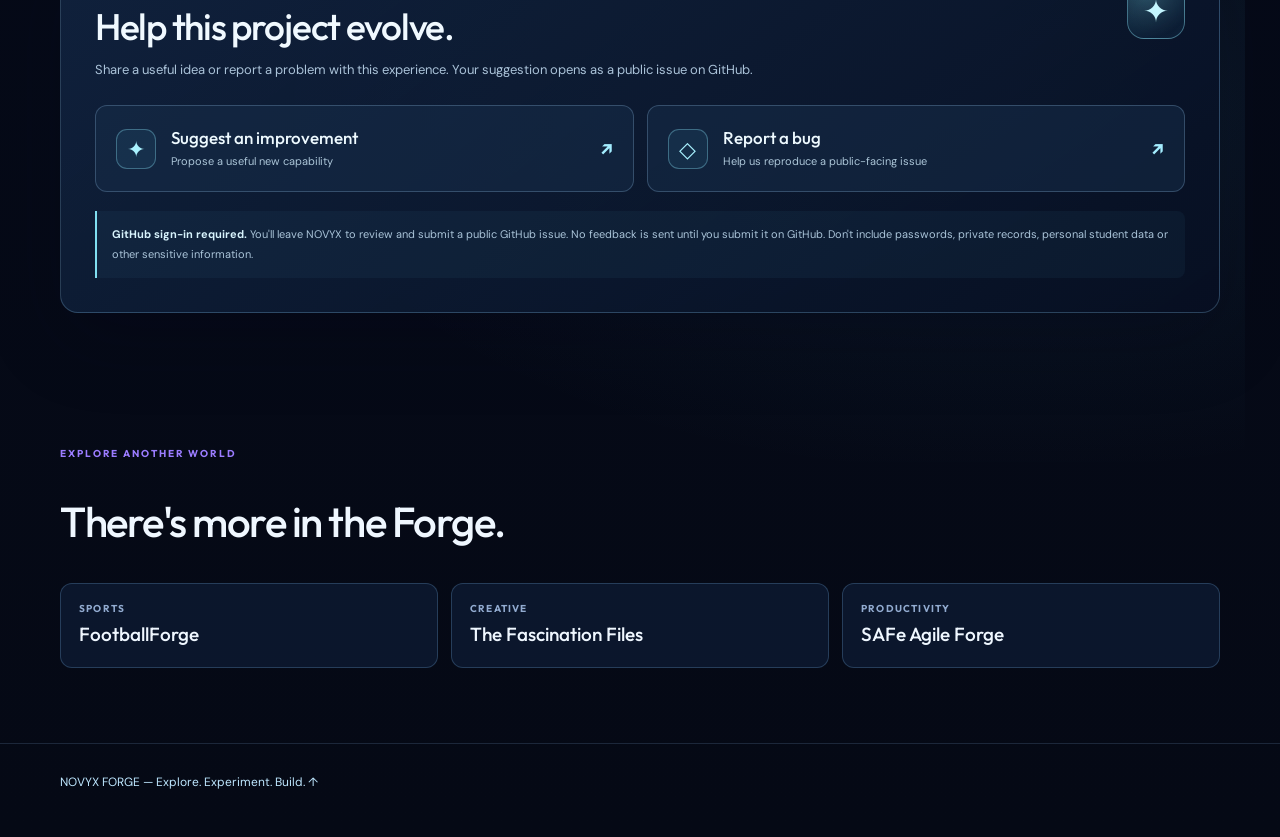
<file: world-studyforge.html>
<!doctype html>
<html lang="en">
<head>
<meta charset="utf-8">
<meta name="viewport" content="width=device-width,initial-scale=1">
<meta name="theme-color" content="#080d1d">

<meta name="description" content="An interactive study space for practice tests, flashcards and visible learning progress.">
<meta property="og:type" content="website">
<meta property="og:site_name" content="NOVYX FORGE">
<meta property="og:title" content="StudyForge — The Living Forge">
<meta property="og:description" content="An interactive study space for practice tests, flashcards and visible learning progress.">
<title>StudyForge — The Living Forge</title>
<link rel="preconnect" href="https://fonts.googleapis.com">
<link rel="preconnect" href="https://fonts.gstatic.com" crossorigin>
<link href="https://fonts.googleapis.com/css2?family=DM+Sans:wght@400;500;600;700&family=Outfit:wght@300;400;500;600;700;800&display=swap" rel="stylesheet">
<link rel="icon" href="data:image/svg+xml,%3Csvg xmlns='http://www.w3.org/2000/svg' viewBox='0 0 64 64'%3E%3Crect width='64' height='64' rx='15' fill='%23050b1c'/%3E%3Cpath d='M13 48V16l38 32V16' fill='none' stroke='%237bdfff' stroke-width='5' stroke-linecap='round' stroke-linejoin='round'/%3E%3C/svg%3E">
<link rel="stylesheet" href="./project-showcase.css?v=4">
<link rel="stylesheet" href="./forge-weather.css?v=40">
<link rel="stylesheet" href="./forge-world-navigation.css?v=2">
<link rel="stylesheet" href="./forge-demo.css?v=1">
<link rel="stylesheet" href="./forge-observatory.css?v=1">
<link rel="stylesheet" href="./forge-feedback.css?v=2">
<link rel="stylesheet" href="./forge-search.css?v=40">
<link rel="stylesheet" href="./forge-showcase-finish.css?v=2">
<script src="./forge-weather.js?v=40" defer></script>
<script src="./forge-demos.js?v=2" defer></script>
<script src="./forge-feedback.js?v=2" defer></script>
<script src="./project-showcase.js?v=40" defer></script>
<script src="./forge-world-navigation.js?v=40" defer></script>
<script src="./forge-observatory.js?v=40" defer></script>

<script src="./forge-search.js?v=40" defer></script>
<link rel="stylesheet" href="./forge-v4.css?v=4">
<link rel="stylesheet" href="./forge-project-links.css?v=1">
<script src="./forge-content.js?v=4" defer></script>
<script src="./forge-v4.js?v=4" defer></script>
<link rel="canonical" href="https://novyxforge.com/world-studyforge.html"><meta property="og:url" content="https://novyxforge.com/world-studyforge.html"><script type="application/ld+json">{"@context":"https://schema.org","@type":"CreativeWork","name":"StudyForge","description":"An interactive study space for practice tests, flashcards and visible learning progress.","url":"https://novyxforge.com/world-studyforge.html","isPartOf":{"@type":"WebSite","name":"NOVYX FORGE","url":"https://novyxforge.com/"}}</script></head>
<body data-project="studyforge" data-world="studyforge" style="--accent:#9B7CFF">
<a class="v4-skip" href="#engineering">Skip to project story</a>
<header>
  <nav class="shell" aria-label="Project navigation">
    <a class="brand" href="./index.html">NOVYX <span>FORGE</span></a>
    <a class="forge-search-trigger" data-forge-search href="./index.html#catalog" aria-label="Search NOVYX projects and ideas" aria-keyshortcuts="Control+K Meta+K"><span class="forge-search-icon" aria-hidden="true"></span><span class="search-trigger-text">Search</span><kbd>Ctrl K</kbd></a>
    <a class="back" href="./index.html#projects">← All projects</a>
  </nav>
</header>
<nav class="world-nav" aria-label="Explore NOVYX project worlds">
  <div class="world-nav-inner">
    <a class="world-nav-title" href="./index.html#home" aria-label="Return to the NOVYX Forge universe">
      <span class="world-nav-core" aria-hidden="true">✦</span>
      <span><strong>World Navigator</strong><small id="world-nav-count">PROJECT WORLDS</small></span>
    </a>
    <div class="world-nav-scroll" tabindex="0" role="region" aria-label="Scroll through project worlds">
      <div class="world-nav-links" id="world-nav-links"><a class="world-nav-link" href="./world-footballforge.html">FootballForge</a><a class="world-nav-link is-current" href="./world-studyforge.html" aria-current="page">StudyForge</a><a class="world-nav-link" href="./world-fascination-files.html">The Fascination Files</a><a class="world-nav-link" href="./world-safeforge.html">SAFe Agile Forge</a><a class="world-nav-link" href="./world-wow-lifeforge.html">WoW LifeForge</a><a class="world-nav-link" href="./world-wildrift-counter.html">Wild Rift Counter</a><a class="world-nav-link" href="./world-spark-lab.html">Spark Lab</a></div>
    </div>
  </div>
</nav>
<span id="novyx-world-status" role="status" aria-live="polite" aria-atomic="true"></span>
<main id="main-content">
  <section class="shell hero" aria-labelledby="name">
    <div class="hero-copy">
      <span class="eyebrow">FORGE / PROJECT WORLD</span>
      <h1 id="name">StudyForge</h1>
      <div class="lead" id="lead">Make learning feel like progress.</div>
      <span class="status" id="stage">Available to explore</span>
      <p class="summary" id="summary">An interactive study space for practice tests, flashcards and visible learning progress.</p>
      <div class="hero-actions" id="hero-actions"><a class="btn btn-primary btn-project-destination" href="https://fathom-web.github.io/studyforge/" target="_blank" rel="noopener noreferrer" aria-label="Open StudyForge at fathom-web.github.io in a new tab"><span class="project-destination-text">Open StudyForge ↗</span><small class="project-destination-url">fathom-web.github.io</small></a><a class="btn btn-secondary" href="#engineering">Explore the story ↓</a><a class="btn btn-secondary" href="#try-demo">Try the sample demo ↓</a></div>
    </div>
    <div class="hero-art" aria-hidden="true">
      <span class="hero-orbit"></span><span class="hero-orbit"></span><span class="hero-orbit"></span><span class="hero-core"></span>
      <span class="hero-word" id="world">THE KNOWLEDGE WORLD</span>
    </div>
  </section>

  <section class="shell project-compass" aria-label="Project overview">
    <div class="compass-grid">
      <div class="compass-cell"><span class="compass-label">WORLD</span><strong id="compass-world">Education</strong></div>
      <div class="compass-cell"><span class="compass-label">STATUS</span><strong id="compass-stage">Available to explore</strong></div>
      <div class="compass-cell"><span class="compass-label">EXPERIENCE</span><strong id="compass-experience">Sample demo + project story</strong></div>
      <div class="compass-cell"><span class="compass-label">ATMOSPHERE</span><strong id="compass-weather">Crystal Snow</strong></div>
    </div>
    <nav class="chapter-nav" aria-label="Jump between chapters">
      <a href="#how-it-works">How it works <span aria-hidden="true">↗</span></a>
      <a href="#screenshots">Inside the experience <span aria-hidden="true">↗</span></a>
      <a href="#try-demo" data-chapter-demo hidden>Try the demo <span aria-hidden="true">↗</span></a>
      <a href="#engineering">Behind the Forge <span aria-hidden="true">↗</span></a>
      <a href="#horizon">Next questions <span aria-hidden="true">↗</span></a>
      <a href="#evolution">Evolution <span aria-hidden="true">↗</span></a>
      <a href="#forge-feedback">Feedback <span aria-hidden="true">↗</span></a>
    </nav>
  </section>

  <section class="shell section" aria-labelledby="about-heading">
    <div class="section-label">01 / THE STORY</div>
    <h2 id="about-heading">What is it, and why does it exist?</h2>
    <div class="story-grid">
      <article class="story-card">
        <small>THE IDEA</small><h3>What we're building.</h3>
        <p id="story">StudyForge turns practice into a simple routine: choose what to work on, test your knowledge, use flashcards and see your progress. The experience stays focused on learning rather than complicated administration.</p>
      </article>
      <article class="story-card">
        <small>WHO IT'S FOR</small><h3>The people behind the purpose.</h3>
        <p id="audience">Students and families who want practice that feels manageable</p>
      </article>
    </div>
  </section>

  <section class="shell section" id="how-it-works" aria-labelledby="how-heading">
    <div class="section-label">02 / HOW IT WORKS</div>
    <h2 id="how-heading">From problem to experience.</h2>
    <p class="section-intro">The project's key workflow, explained without unnecessary technical jargon.</p>
    <div class="steps" id="steps"><article class="step"><small>01 / WORKFLOW</small><h3>Choose your activity</h3><p>Open practice tests or flashcards for a focused learning session.</p></article><article class="step"><small>02 / WORKFLOW</small><h3>Practice at your pace</h3><p>Repeat exercises and revisit difficult material.</p></article><article class="step"><small>03 / WORKFLOW</small><h3>Watch your progress</h3><p>Use results to see what needs another attempt.</p></article></div>
  </section>

  <section class="shell section" id="screenshots" aria-labelledby="screenshots-heading">
    <div class="section-label">03 / INSIDE THE EXPERIENCE</div>
    <h2 id="screenshots-heading">See the experience.</h2>
    <p class="section-intro">A visual introduction to the product. Verified app screenshots will replace illustrative concepts as they're available.</p>
    <p class="gallery-legend" id="gallery-note">Illustrative concepts are available with JavaScript. Product screenshots are published only after review.</p>
    <div class="gallery-grid gallery-grid-v3" id="gallery"></div>
    <p class="privacy-note" id="privacy">Personal student dashboards and results are not embedded or captured on the public showcase.</p>
  </section>

  <section class="shell section demo-section" id="try-demo" aria-labelledby="demo-heading" hidden>
    <div class="demo-head">
      <div>
        <div class="section-label">04 / INTERACTIVE DEMO</div>
        <h2 id="demo-heading">Try it yourself.</h2>
        <p id="demo-intro">A small hands-on experience using fictional sample data.</p>
      </div>
      <span class="demo-stamp">Local-only sandbox</span>
    </div>
    <div class="demo-board" id="demo-board" aria-label="Interactive project demonstration"></div>
  </section>

  <section class="shell section" aria-labelledby="features-heading">
    <div class="section-label" id="features-section-number">05 / CAPABILITIES</div>
    <h2 id="features-heading">What's inside.</h2>
    <div class="story-grid">
      <article class="story-card">
        <small>FEATURES</small><h3>What it offers.</h3>
        <ul class="detail-features" id="feature-list" style="color:#bdd1e7;line-height:2;padding-left:22px"><li>Practice tests</li><li>Flashcards</li><li>Progress overview</li><li>Published learning library, goals and planning</li></ul>
      </article>
      <article class="story-card">
        <small>BUILT WITH</small><h3>Under the surface.</h3>
        <div id="tech-list" style="display:flex;flex-wrap:wrap;gap:9px"><span>Static HTML / JavaScript</span><span>Published JSON library</span><span>Supabase shared-progress adapter</span></div>
      </article>
    </div>
  </section>

  <section class="shell v4-section" id="engineering" data-prerendered="true" aria-labelledby="engineering-heading"><div class="v4-section-head"><span class="v4-kicker">BEHIND THE FORGE / THE KNOWLEDGE WORLD</span><h2 id="engineering-heading">What makes the next practice session easier to start?</h2><p>StudyForge connects published learning material with short, repeatable practice. Learners can work through questions, revisit mistakes and use flashcards; planning and goals give the next session a purpose. The learning content is prepared outside the app and published as a library.</p></div>
      <div class="v4-capabilities"><article><span class="v4-index">01</span><h3>Practice with feedback</h3><p>The documented experience includes multiple-choice questions, open questions with self-assessment, practice history and a way to revisit mistakes.</p></article><article><span class="v4-index">02</span><h3>Remember through repetition</h3><p>Flashcards offer a second way to work with material. The sample here demonstrates recall and reveal without recording a learner&#39;s results.</p></article><article><span class="v4-index">03</span><h3>Choose the next step</h3><p>Learning goals, practice planning and readiness views support a personal routine. The app reads published test dates; it does not provide an in-app authoring or import screen.</p></article></div>
      <div class="v4-blueprint"><h3>The workflow, under the surface.</h3><ol aria-label="Project architecture"><li>Published JSON library</li><li>Practice interface</li><li>Results + goals</li><li>Optional shared progress</li></ol><p>A simplified reading of the documented workflow.</p></div>
      <div class="v4-decisions"><details id="decision-1"><summary><span>01 / ENGINEERING NOTE</span>Separate publishing from learning</summary><p>data.js loads the public content library; app.js presents learning activities and studytools.js supports goals and planning. Stable collection IDs keep results associated with the same material when content is updated.</p></details><details id="decision-2"><summary><span>02 / ENGINEERING NOTE</span>Keep a static front end</summary><p>HTML, CSS and JavaScript are hosted on GitHub Pages. The documented shared-progress adapter uses a limited Supabase database function. A configured adapter is not evidence of a verified live connection.</p></details><details id="decision-3"><summary><span>03 / ENGINEERING NOTE</span>Treat access and privacy separately</summary><p>The documented profile-code screen is not strong authentication. This world therefore uses only synthetic demo questions, with no student names, results, profile codes or production database calls.</p></details></div>
      <div class="v4-horizon" id="horizon"><div><span class="v4-kicker">NEXT QUESTIONS / PROPOSED</span><h3>Where this world could go.</h3><p>Review opportunities, not shipped features or delivery promises.</p></div><ul><li>Verify shared progress between controlled test sessions.</li><li>Review keyboard and assistive-technology use during practice.</li><li>Improve access controls before extending beyond the intended private use.</li></ul></div>
      <aside class="v4-evidence" id="evidence"><strong>Know what you're exploring.</strong><p>The documentation describes the product and its cloud adapter; no private learning data or live database was accessed. The local demo does not synchronize results.</p><span class="v4-kicker">SOURCE REVIEW / 31 OCT 2026</span><ul><li><a href="https://github.com/fathom-web/studyforge/blob/main/README.md">StudyForge architecture and learning workflow <span aria-hidden="true">↗</span></a></li></ul></aside>
      <div class="v4-connections" id="connections"><span class="v4-kicker">CONNECTED WORLDS / SHARED IDEAS</span><h3>Follow the connection.</h3><div><article><a href="./world-fascination-files.html">The Fascination Files <span aria-hidden="true">↗</span></a><p>Curiosity can become a question worth practicing.</p></article><article><a href="./world-footballforge.html">FootballForge <span aria-hidden="true">↗</span></a><p>Small routines support learning and team preparation alike.</p></article></div></div></section>
  <section class="shell section evolution-section" id="evolution" aria-labelledby="evolution-heading">
    <div class="section-label">PROJECT EVOLUTION / VERIFIED HISTORY</div>
    <h2 id="evolution-heading">From idea to iteration.</h2>
    <p class="evolution-lead">A timeline of verified public development milestones. A code commit does not necessarily mean an application has been released or deployed.</p>
    <div class="evolution-rail" id="evolution-feed" aria-live="polite" aria-relevant="additions text"><article class="evolution-item"><time datetime="2026-10-29T21:06:10Z">2026-10-29</time><h3>French listening and reading support</h3><p>Development commit enabling listening playback and reading passages in StudyForge.</p><a href="https://github.com/fathom-web/studyforge/commit/6d4709252db31c591d5fc4f3e8bbd1844de036ef">Read development evidence ↗</a></article></div>
    <p class="evolution-legend" id="evolution-note">Entries require a checked GitHub source. Planned work is not represented as shipped history.</p>
  </section>

  <section class="shell" aria-labelledby="next-step-heading">
    <div class="final-panel">
      <div>
        <span class="eyebrow" id="go-further-number">06 / GO FURTHER</span>
        <strong id="next-step-heading">Ready to explore?</strong>
        <p>The environment is one step away. Explore the actual application or visit the source repository where available.</p>
        <p class="privacy-note" id="launch-note">Live project · practice tests, flashcards and progress.</p>
      </div>
      <div class="final-actions" id="launch-actions"><a class="btn btn-primary" href="https://fathom-web.github.io/studyforge/">Open project destination ↗</a><a class="btn btn-secondary" href="https://github.com/fathom-web/studyforge">Source repository ↗</a></div>
    </div>
  </section>
  <section class="shell section forge-feedback" id="forge-feedback" aria-labelledby="project-feedback-heading">
    <div class="feedback-panel">
      <div class="feedback-panel-heading">
        <div><div class="section-label">FORGE FEEDBACK / YOUR VOICE</div>
          <h2 id="project-feedback-heading">Help this project evolve.</h2>
          <p>Share a useful idea or report a problem with this experience. Your suggestion opens as a public issue on GitHub.</p>
        </div>
        <span class="feedback-glyph" aria-hidden="true">✦</span>
      </div>
      <div id="project-feedback-actions">
        <div class="feedback-actions">
          <a class="feedback-action" href="https://github.com/fathom-web/novyxforge/issues/new?template=feature_request.md" target="_blank" rel="noopener noreferrer">Suggest an improvement ↗</a>
          <a class="feedback-action" href="https://github.com/fathom-web/novyxforge/issues/new?template=bug_report.md" target="_blank" rel="noopener noreferrer">Report a bug ↗</a>
        </div>
        <p class="feedback-notice">GitHub account required; submissions will be public. Please do not share private accounts, student data or confidential information.</p>
      </div>
    </div>
  </section>
  <section class="shell" aria-labelledby="related-heading">
    <div class="section-label">EXPLORE ANOTHER WORLD</div>
    <h2 id="related-heading" style="font:500 clamp(29px,4vw,42px) Outfit,sans-serif;letter-spacing:-.035em">There's more in the Forge.</h2>
    <div class="related" id="related"><a href="./world-fascination-files.html"><small>Curiosity can become a question worth practicing.</small><strong>The Fascination Files</strong></a><a href="./world-footballforge.html"><small>Small routines support learning and team preparation alike.</small><strong>FootballForge</strong></a></div>
  </section>
</main>
<footer><div class="shell"><a href="./index.html#home">NOVYX FORGE — Explore. Experiment. Build. ↑</a></div></footer>
<dialog class="lightbox" id="lightbox" aria-label="Verified application screenshot preview">
  <button id="lightbox-close" type="button" aria-label="Close screenshot">×</button>
  <img id="lightbox-image" alt="">
</dialog>
<noscript><p class="shell">Interactive demos and atmospheric controls need JavaScript. All project stories and world links remain available.</p></noscript></body>
</html>
</file>
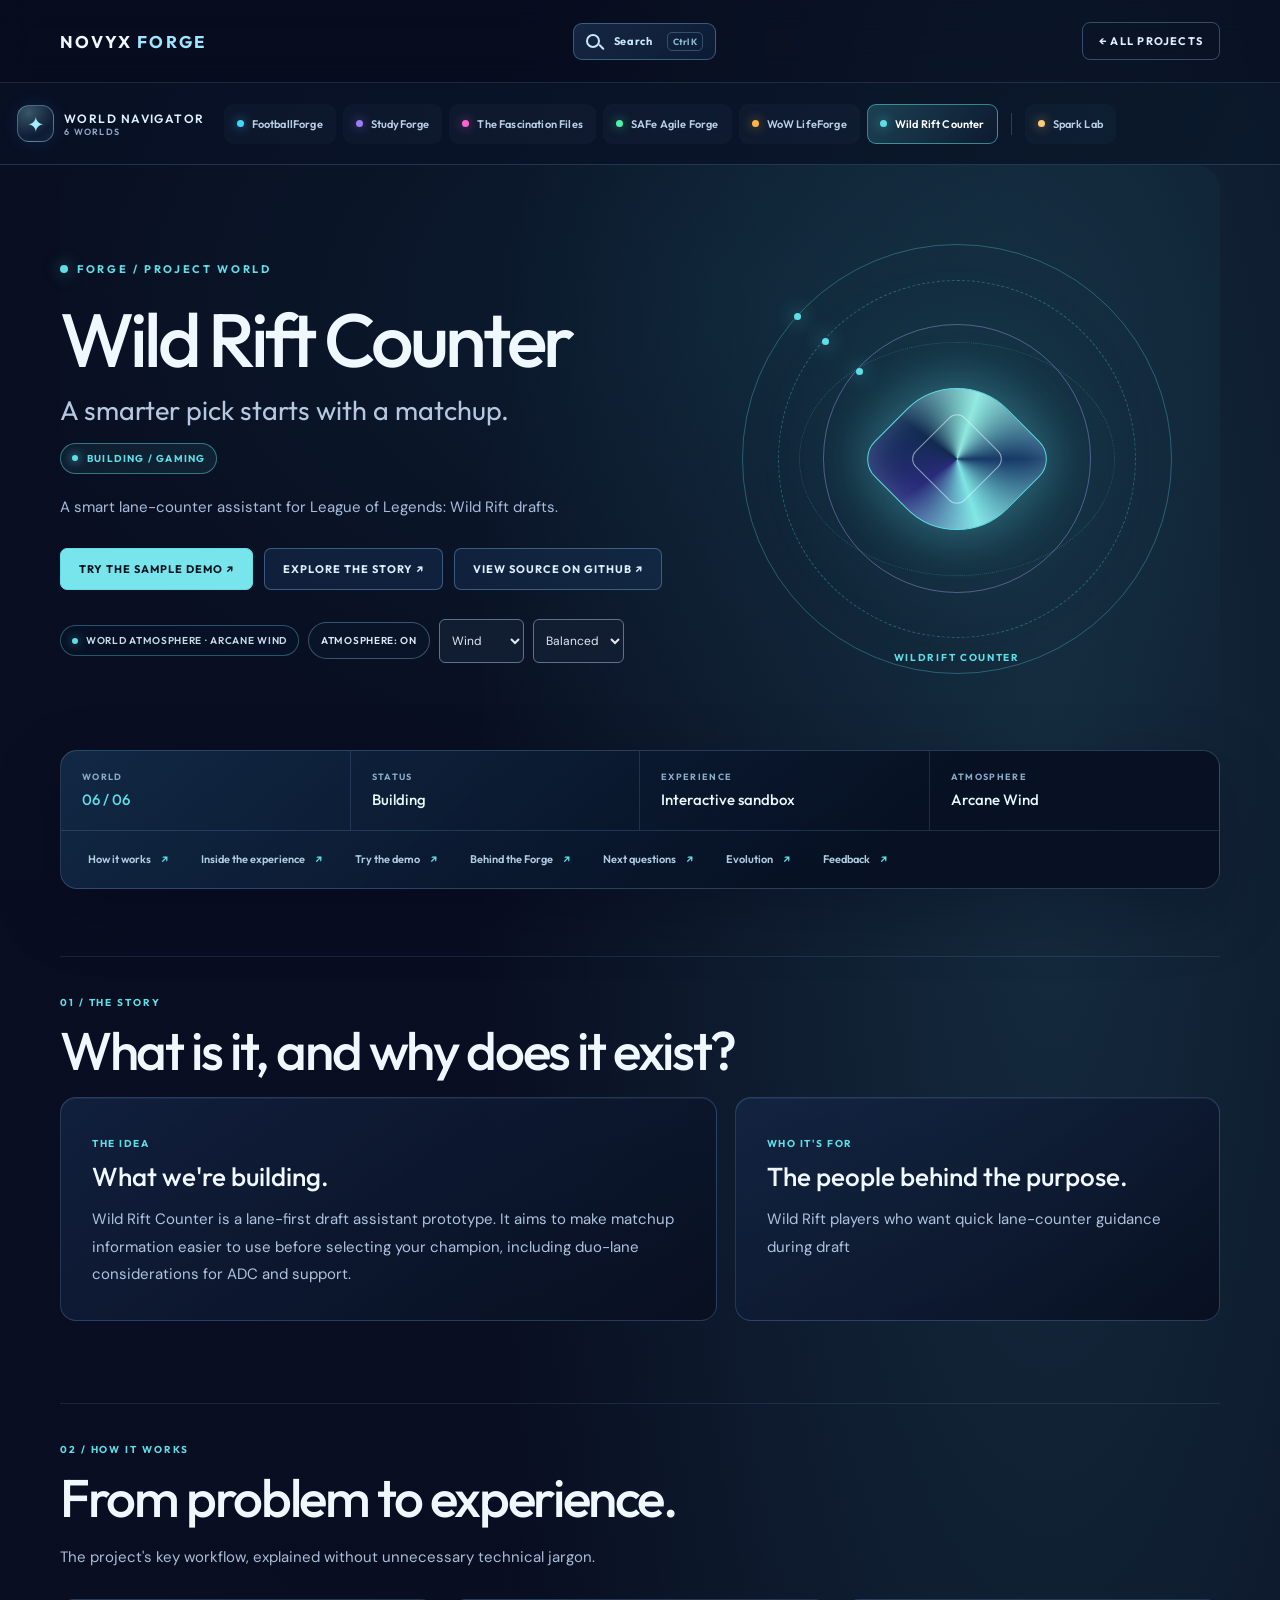
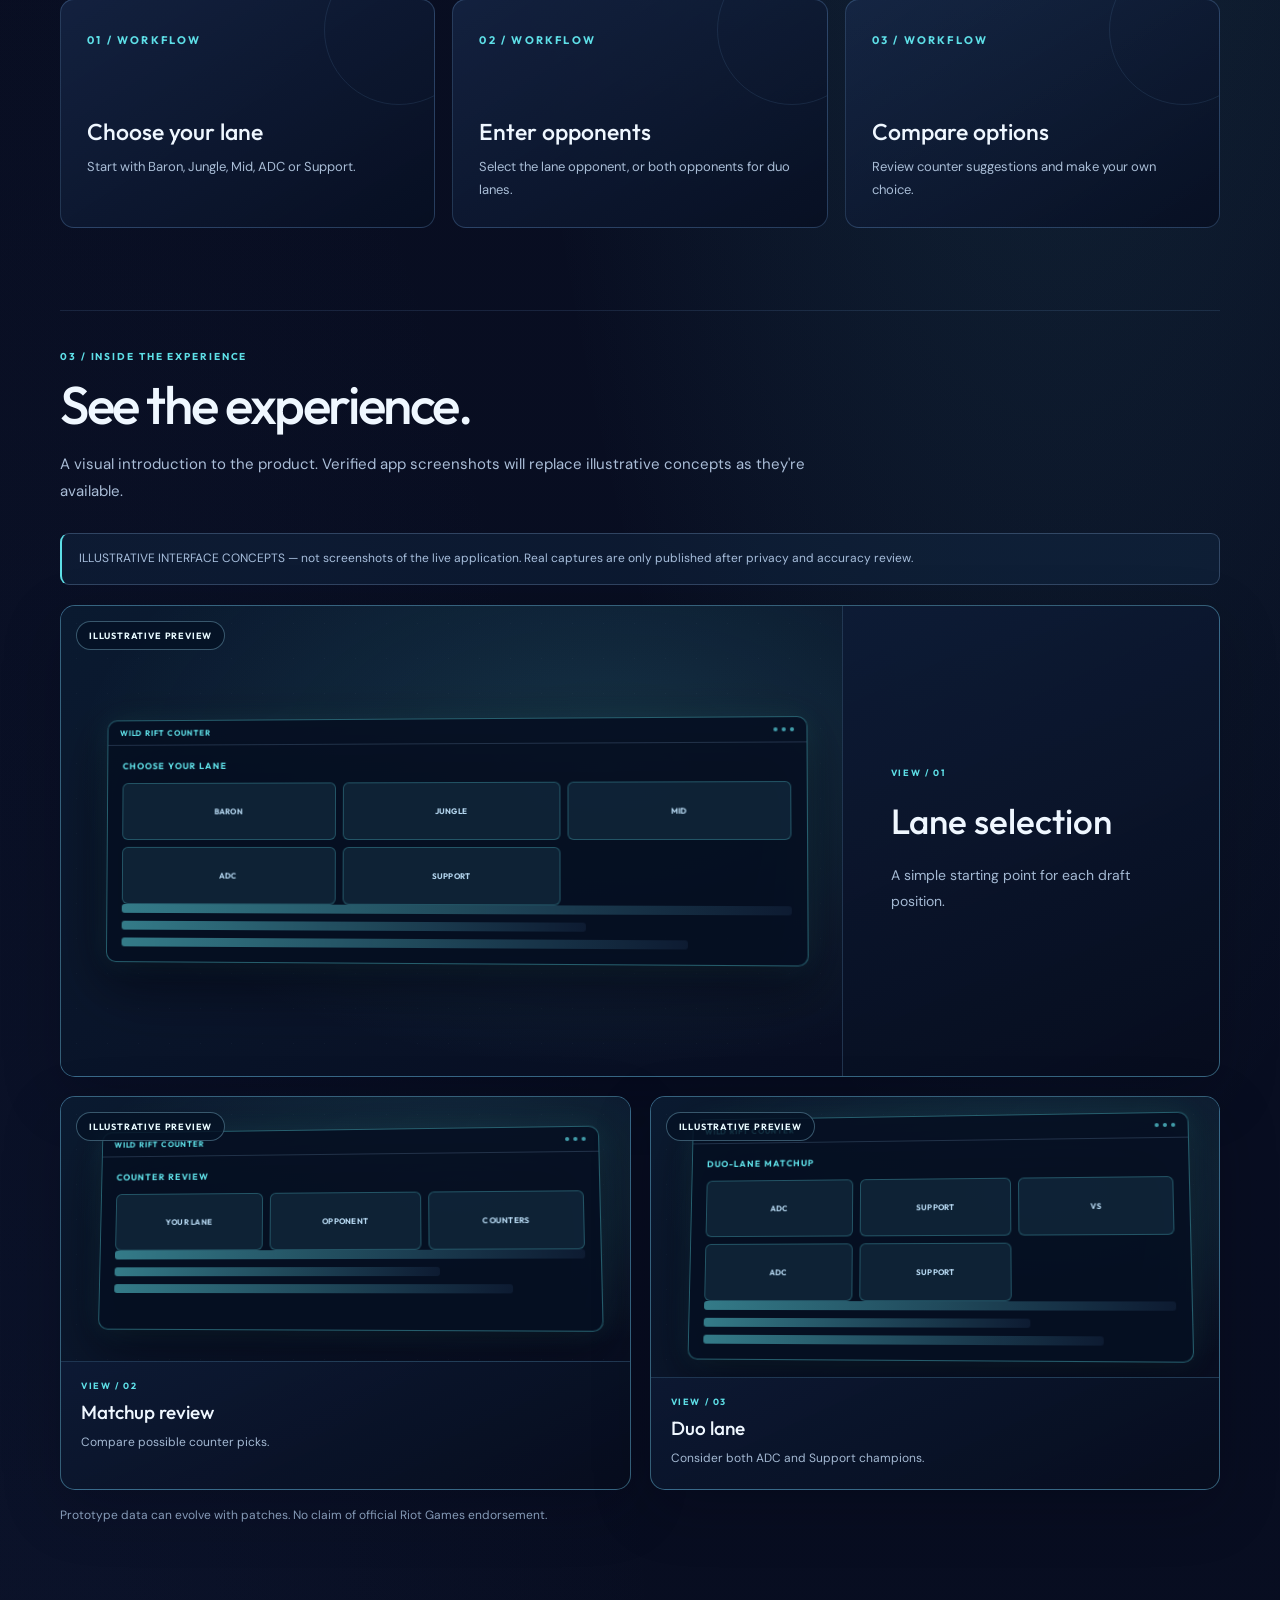
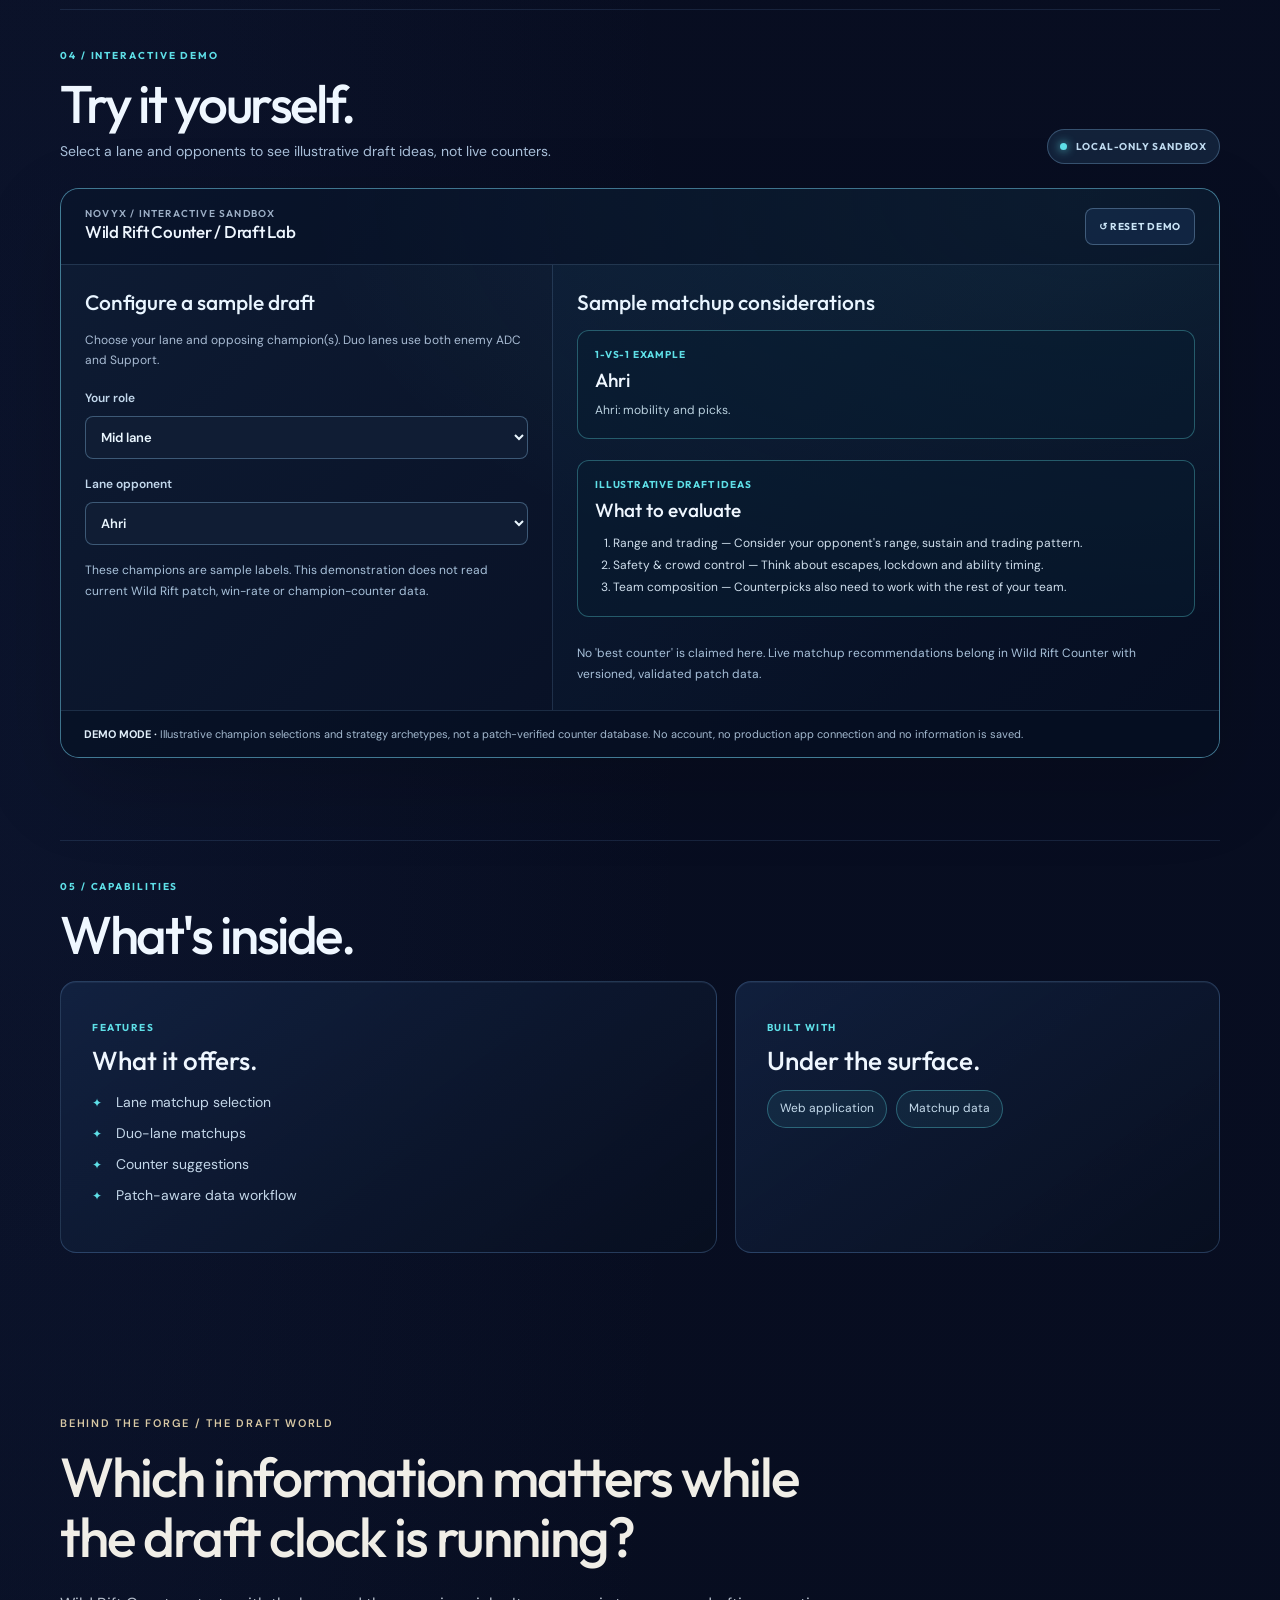
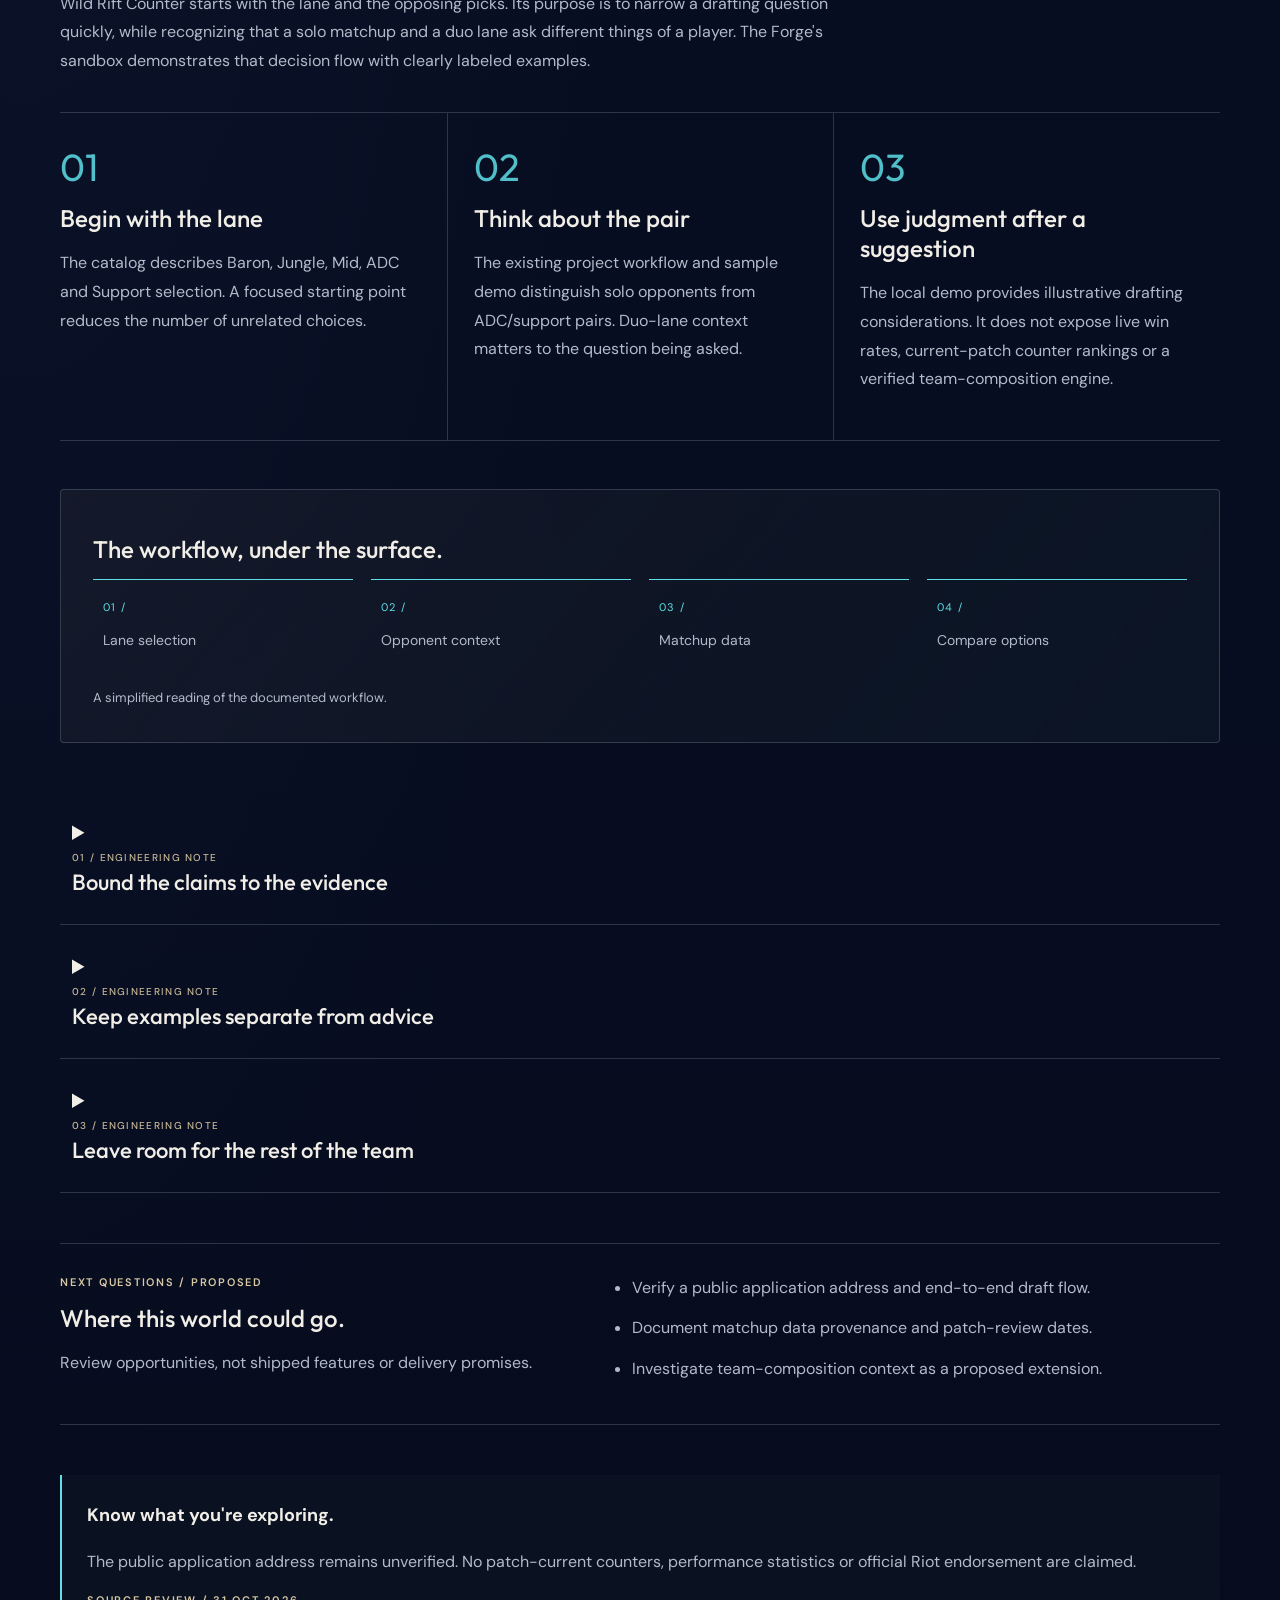
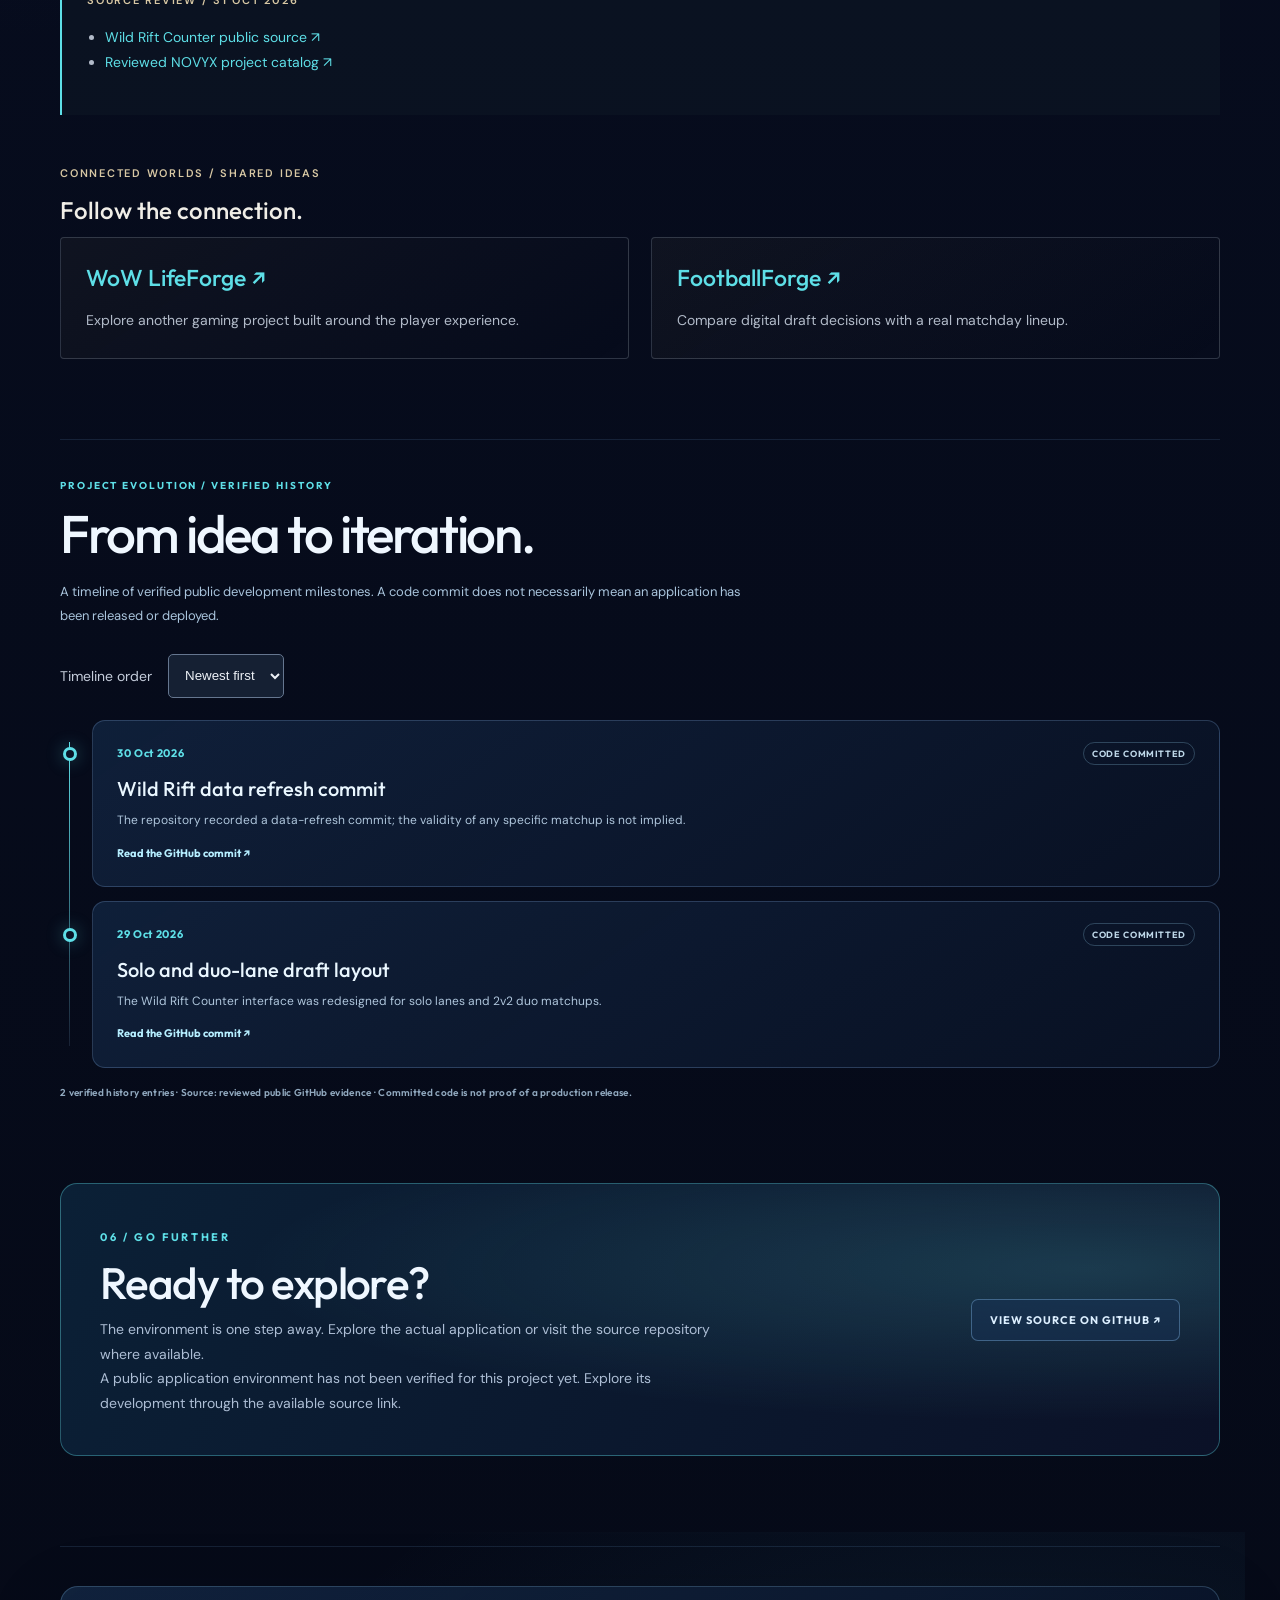
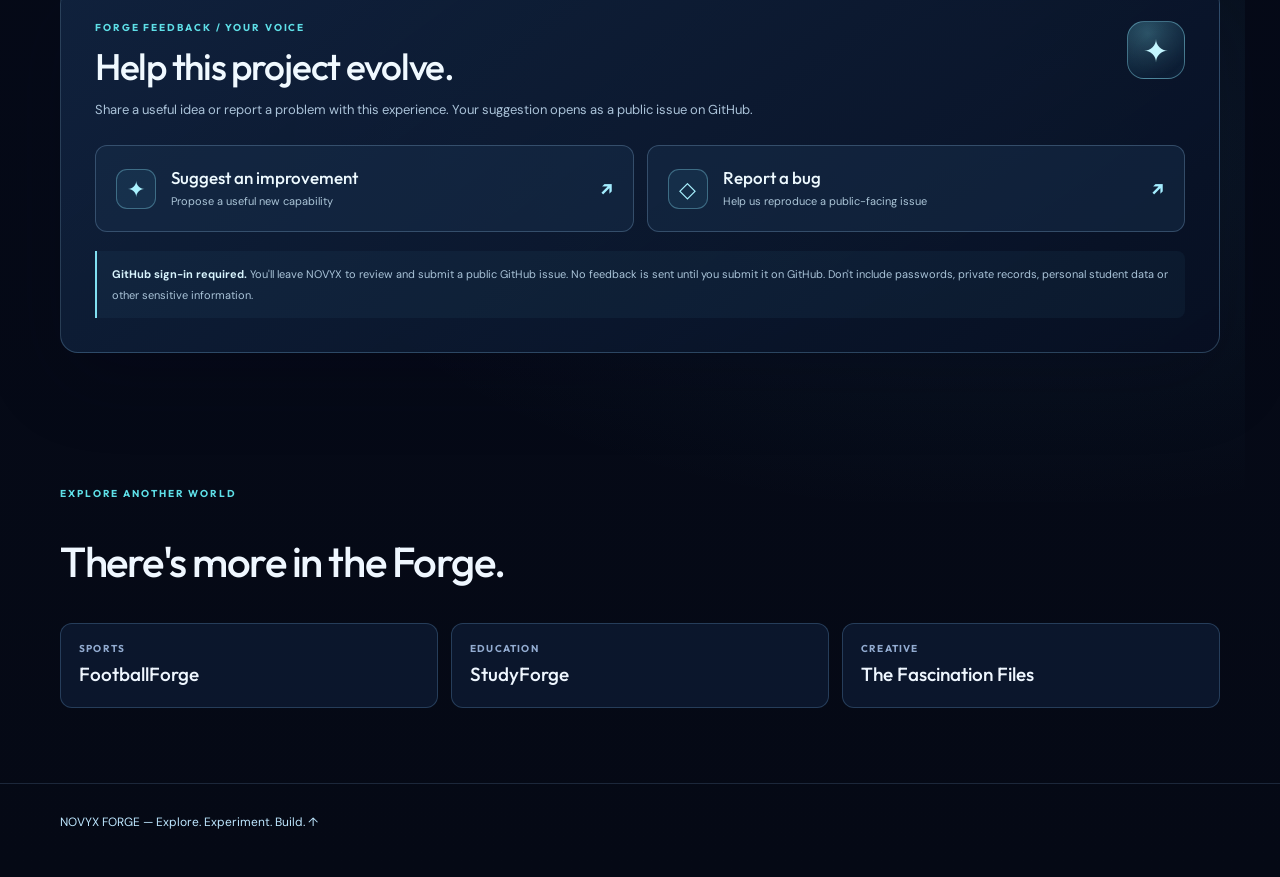
<file: world-wildrift-counter.html>
<!doctype html>
<html lang="en">
<head>
<meta charset="utf-8">
<meta name="viewport" content="width=device-width,initial-scale=1">
<meta name="theme-color" content="#080d1d">

<meta name="description" content="A smart lane-counter assistant for League of Legends: Wild Rift drafts.">
<meta property="og:type" content="website">
<meta property="og:site_name" content="NOVYX FORGE">
<meta property="og:title" content="Wild Rift Counter — The Living Forge">
<meta property="og:description" content="A smart lane-counter assistant for League of Legends: Wild Rift drafts.">
<title>Wild Rift Counter — The Living Forge</title>
<link rel="preconnect" href="https://fonts.googleapis.com">
<link rel="preconnect" href="https://fonts.gstatic.com" crossorigin>
<link href="https://fonts.googleapis.com/css2?family=DM+Sans:wght@400;500;600;700&family=Outfit:wght@300;400;500;600;700;800&display=swap" rel="stylesheet">
<link rel="icon" href="data:image/svg+xml,%3Csvg xmlns='http://www.w3.org/2000/svg' viewBox='0 0 64 64'%3E%3Crect width='64' height='64' rx='15' fill='%23050b1c'/%3E%3Cpath d='M13 48V16l38 32V16' fill='none' stroke='%237bdfff' stroke-width='5' stroke-linecap='round' stroke-linejoin='round'/%3E%3C/svg%3E">
<link rel="stylesheet" href="./project-showcase.css?v=4">
<link rel="stylesheet" href="./forge-weather.css?v=40">
<link rel="stylesheet" href="./forge-world-navigation.css?v=2">
<link rel="stylesheet" href="./forge-demo.css?v=1">
<link rel="stylesheet" href="./forge-observatory.css?v=1">
<link rel="stylesheet" href="./forge-feedback.css?v=2">
<link rel="stylesheet" href="./forge-search.css?v=40">
<link rel="stylesheet" href="./forge-showcase-finish.css?v=2">
<script src="./forge-weather.js?v=40" defer></script>
<script src="./forge-demos.js?v=2" defer></script>
<script src="./forge-feedback.js?v=2" defer></script>
<script src="./project-showcase.js?v=40" defer></script>
<script src="./forge-world-navigation.js?v=40" defer></script>
<script src="./forge-observatory.js?v=40" defer></script>

<script src="./forge-search.js?v=40" defer></script>
<link rel="stylesheet" href="./forge-v4.css?v=4">
<link rel="stylesheet" href="./forge-project-links.css?v=1">
<script src="./forge-content.js?v=4" defer></script>
<script src="./forge-v4.js?v=4" defer></script>
<link rel="canonical" href="https://novyxforge.com/world-wildrift-counter.html"><meta property="og:url" content="https://novyxforge.com/world-wildrift-counter.html"><script type="application/ld+json">{"@context":"https://schema.org","@type":"CreativeWork","name":"Wild Rift Counter","description":"A smart lane-counter assistant for League of Legends: Wild Rift drafts.","url":"https://novyxforge.com/world-wildrift-counter.html","isPartOf":{"@type":"WebSite","name":"NOVYX FORGE","url":"https://novyxforge.com/"}}</script></head>
<body data-project="wildrift-counter" data-world="wildrift-counter" style="--accent:#5EDFE7">
<a class="v4-skip" href="#engineering">Skip to project story</a>
<header>
  <nav class="shell" aria-label="Project navigation">
    <a class="brand" href="./index.html">NOVYX <span>FORGE</span></a>
    <a class="forge-search-trigger" data-forge-search href="./index.html#catalog" aria-label="Search NOVYX projects and ideas" aria-keyshortcuts="Control+K Meta+K"><span class="forge-search-icon" aria-hidden="true"></span><span class="search-trigger-text">Search</span><kbd>Ctrl K</kbd></a>
    <a class="back" href="./index.html#projects">← All projects</a>
  </nav>
</header>
<nav class="world-nav" aria-label="Explore NOVYX project worlds">
  <div class="world-nav-inner">
    <a class="world-nav-title" href="./index.html#home" aria-label="Return to the NOVYX Forge universe">
      <span class="world-nav-core" aria-hidden="true">✦</span>
      <span><strong>World Navigator</strong><small id="world-nav-count">PROJECT WORLDS</small></span>
    </a>
    <div class="world-nav-scroll" tabindex="0" role="region" aria-label="Scroll through project worlds">
      <div class="world-nav-links" id="world-nav-links"><a class="world-nav-link" href="./world-footballforge.html">FootballForge</a><a class="world-nav-link" href="./world-studyforge.html">StudyForge</a><a class="world-nav-link" href="./world-fascination-files.html">The Fascination Files</a><a class="world-nav-link" href="./world-safeforge.html">SAFe Agile Forge</a><a class="world-nav-link" href="./world-wow-lifeforge.html">WoW LifeForge</a><a class="world-nav-link is-current" href="./world-wildrift-counter.html" aria-current="page">Wild Rift Counter</a><a class="world-nav-link" href="./world-spark-lab.html">Spark Lab</a></div>
    </div>
  </div>
</nav>
<span id="novyx-world-status" role="status" aria-live="polite" aria-atomic="true"></span>
<main id="main-content">
  <section class="shell hero" aria-labelledby="name">
    <div class="hero-copy">
      <span class="eyebrow">FORGE / PROJECT WORLD</span>
      <h1 id="name">Wild Rift Counter</h1>
      <div class="lead" id="lead">A smarter pick starts with a matchup.</div>
      <span class="status" id="stage">In development</span>
      <p class="summary" id="summary">A smart lane-counter assistant for League of Legends: Wild Rift drafts.</p>
      <div class="hero-actions" id="hero-actions"><a class="btn btn-primary" href="#try-demo">Try the sample demo ↓</a><a class="btn btn-secondary" href="#engineering">Explore the story ↓</a><a class="btn btn-secondary" href="https://github.com/fathom-web/WildRiftCounter" target="_blank" rel="noopener noreferrer">View source on GitHub ↗</a></div>
    </div>
    <div class="hero-art" aria-hidden="true">
      <span class="hero-orbit"></span><span class="hero-orbit"></span><span class="hero-orbit"></span><span class="hero-core"></span>
      <span class="hero-word" id="world">THE DRAFT WORLD</span>
    </div>
  </section>

  <section class="shell project-compass" aria-label="Project overview">
    <div class="compass-grid">
      <div class="compass-cell"><span class="compass-label">WORLD</span><strong id="compass-world">Gaming</strong></div>
      <div class="compass-cell"><span class="compass-label">STATUS</span><strong id="compass-stage">In development</strong></div>
      <div class="compass-cell"><span class="compass-label">EXPERIENCE</span><strong id="compass-experience">Sample demo + project story</strong></div>
      <div class="compass-cell"><span class="compass-label">ATMOSPHERE</span><strong id="compass-weather">Arcane Wind</strong></div>
    </div>
    <nav class="chapter-nav" aria-label="Jump between chapters">
      <a href="#how-it-works">How it works <span aria-hidden="true">↗</span></a>
      <a href="#screenshots">Inside the experience <span aria-hidden="true">↗</span></a>
      <a href="#try-demo" data-chapter-demo hidden>Try the demo <span aria-hidden="true">↗</span></a>
      <a href="#engineering">Behind the Forge <span aria-hidden="true">↗</span></a>
      <a href="#horizon">Next questions <span aria-hidden="true">↗</span></a>
      <a href="#evolution">Evolution <span aria-hidden="true">↗</span></a>
      <a href="#forge-feedback">Feedback <span aria-hidden="true">↗</span></a>
    </nav>
  </section>

  <section class="shell section" aria-labelledby="about-heading">
    <div class="section-label">01 / THE STORY</div>
    <h2 id="about-heading">What is it, and why does it exist?</h2>
    <div class="story-grid">
      <article class="story-card">
        <small>THE IDEA</small><h3>What we're building.</h3>
        <p id="story">Wild Rift Counter is a lane-first draft assistant prototype. It aims to make matchup information easier to use before selecting your champion, including duo-lane considerations for ADC and support.</p>
      </article>
      <article class="story-card">
        <small>WHO IT'S FOR</small><h3>The people behind the purpose.</h3>
        <p id="audience">Wild Rift players who want quick lane-counter guidance during draft</p>
      </article>
    </div>
  </section>

  <section class="shell section" id="how-it-works" aria-labelledby="how-heading">
    <div class="section-label">02 / HOW IT WORKS</div>
    <h2 id="how-heading">From problem to experience.</h2>
    <p class="section-intro">The project's key workflow, explained without unnecessary technical jargon.</p>
    <div class="steps" id="steps"><article class="step"><small>01 / WORKFLOW</small><h3>Choose your lane</h3><p>Start with Baron, Jungle, Mid, ADC or Support.</p></article><article class="step"><small>02 / WORKFLOW</small><h3>Enter opponents</h3><p>Select the lane opponent, or both opponents for duo lanes.</p></article><article class="step"><small>03 / WORKFLOW</small><h3>Compare options</h3><p>Review counter suggestions and make your own choice.</p></article></div>
  </section>

  <section class="shell section" id="screenshots" aria-labelledby="screenshots-heading">
    <div class="section-label">03 / INSIDE THE EXPERIENCE</div>
    <h2 id="screenshots-heading">See the experience.</h2>
    <p class="section-intro">A visual introduction to the product. Verified app screenshots will replace illustrative concepts as they're available.</p>
    <p class="gallery-legend" id="gallery-note">Illustrative concepts are available with JavaScript. Product screenshots are published only after review.</p>
    <div class="gallery-grid gallery-grid-v3" id="gallery"></div>
    <p class="privacy-note" id="privacy">Prototype data can evolve with patches. No claim of official Riot Games endorsement.</p>
  </section>

  <section class="shell section demo-section" id="try-demo" aria-labelledby="demo-heading" hidden>
    <div class="demo-head">
      <div>
        <div class="section-label">04 / INTERACTIVE DEMO</div>
        <h2 id="demo-heading">Try it yourself.</h2>
        <p id="demo-intro">A small hands-on experience using fictional sample data.</p>
      </div>
      <span class="demo-stamp">Local-only sandbox</span>
    </div>
    <div class="demo-board" id="demo-board" aria-label="Interactive project demonstration"></div>
  </section>

  <section class="shell section" aria-labelledby="features-heading">
    <div class="section-label" id="features-section-number">05 / CAPABILITIES</div>
    <h2 id="features-heading">What's inside.</h2>
    <div class="story-grid">
      <article class="story-card">
        <small>FEATURES</small><h3>What it offers.</h3>
        <ul class="detail-features" id="feature-list" style="color:#bdd1e7;line-height:2;padding-left:22px"><li>Lane matchup selection</li><li>Duo-lane matchups</li><li>Counter suggestions</li><li>Patch-aware data workflow</li></ul>
      </article>
      <article class="story-card">
        <small>BUILT WITH</small><h3>Under the surface.</h3>
        <div id="tech-list" style="display:flex;flex-wrap:wrap;gap:9px"><span>Web application</span><span>Matchup data</span></div>
      </article>
    </div>
  </section>

  <section class="shell v4-section" id="engineering" data-prerendered="true" aria-labelledby="engineering-heading"><div class="v4-section-head"><span class="v4-kicker">BEHIND THE FORGE / THE DRAFT WORLD</span><h2 id="engineering-heading">Which information matters while the draft clock is running?</h2><p>Wild Rift Counter starts with the lane and the opposing picks. Its purpose is to narrow a drafting question quickly, while recognizing that a solo matchup and a duo lane ask different things of a player. The Forge&#39;s sandbox demonstrates that decision flow with clearly labeled examples.</p></div>
      <div class="v4-capabilities"><article><span class="v4-index">01</span><h3>Begin with the lane</h3><p>The catalog describes Baron, Jungle, Mid, ADC and Support selection. A focused starting point reduces the number of unrelated choices.</p></article><article><span class="v4-index">02</span><h3>Think about the pair</h3><p>The existing project workflow and sample demo distinguish solo opponents from ADC/support pairs. Duo-lane context matters to the question being asked.</p></article><article><span class="v4-index">03</span><h3>Use judgment after a suggestion</h3><p>The local demo provides illustrative drafting considerations. It does not expose live win rates, current-patch counter rankings or a verified team-composition engine.</p></article></div>
      <div class="v4-blueprint"><h3>The workflow, under the surface.</h3><ol aria-label="Project architecture"><li>Lane selection</li><li>Opponent context</li><li>Matchup data</li><li>Compare options</li></ol><p>A simplified reading of the documented workflow.</p></div>
      <div class="v4-decisions"><details id="decision-1"><summary><span>01 / ENGINEERING NOTE</span>Bound the claims to the evidence</summary><p>The public README identifies a smart Wild Rift draft assistant. The existing NOVYX catalog and reviewed development history provide the lane-first and duo-lane context. A framework, scoring algorithm or live data provider is not inferred from that description.</p></details><details id="decision-2"><summary><span>02 / ENGINEERING NOTE</span>Keep examples separate from advice</summary><p>The browser sandbox uses fixed demonstration choices. Its answers explain a draft interaction; they are not statistical recommendations. A production counter guide needs a checked patch, documented evidence and a maintained data workflow.</p></details><details id="decision-3"><summary><span>03 / ENGINEERING NOTE</span>Leave room for the rest of the team</summary><p>Team composition is a useful future dimension, but the current showcase does not present a complete composition optimizer as an implemented capability.</p></details></div>
      <div class="v4-horizon" id="horizon"><div><span class="v4-kicker">NEXT QUESTIONS / PROPOSED</span><h3>Where this world could go.</h3><p>Review opportunities, not shipped features or delivery promises.</p></div><ul><li>Verify a public application address and end-to-end draft flow.</li><li>Document matchup data provenance and patch-review dates.</li><li>Investigate team-composition context as a proposed extension.</li></ul></div>
      <aside class="v4-evidence" id="evidence"><strong>Know what you're exploring.</strong><p>The public application address remains unverified. No patch-current counters, performance statistics or official Riot endorsement are claimed.</p><span class="v4-kicker">SOURCE REVIEW / 31 OCT 2026</span><ul><li><a href="https://github.com/fathom-web/WildRiftCounter">Wild Rift Counter public source <span aria-hidden="true">↗</span></a></li><li><a href="https://github.com/fathom-web/novyxforge/blob/d73163a9fc3749b218309ec01d71fed47682bdc4/projects.json">Reviewed NOVYX project catalog <span aria-hidden="true">↗</span></a></li></ul></aside>
      <div class="v4-connections" id="connections"><span class="v4-kicker">CONNECTED WORLDS / SHARED IDEAS</span><h3>Follow the connection.</h3><div><article><a href="./world-wow-lifeforge.html">WoW LifeForge <span aria-hidden="true">↗</span></a><p>Explore another gaming project built around the player experience.</p></article><article><a href="./world-footballforge.html">FootballForge <span aria-hidden="true">↗</span></a><p>Compare digital draft decisions with a real matchday lineup.</p></article></div></div></section>
  <section class="shell section evolution-section" id="evolution" aria-labelledby="evolution-heading">
    <div class="section-label">PROJECT EVOLUTION / VERIFIED HISTORY</div>
    <h2 id="evolution-heading">From idea to iteration.</h2>
    <p class="evolution-lead">A timeline of verified public development milestones. A code commit does not necessarily mean an application has been released or deployed.</p>
    <div class="evolution-rail" id="evolution-feed" aria-live="polite" aria-relevant="additions text"><article class="evolution-item"><time datetime="2026-10-29T17:30:35Z">2026-10-29</time><h3>Solo and duo-lane draft layout</h3><p>The Wild Rift Counter interface was redesigned for solo lanes and 2v2 duo matchups.</p><a href="https://github.com/fathom-web/WildRiftCounter/commit/46918c9bbfa6db22b6206b0958b14f6affafa9bd">Read development evidence ↗</a></article><article class="evolution-item"><time datetime="2026-10-30T05:52:13Z">2026-10-30</time><h3>Wild Rift data refresh commit</h3><p>The repository recorded a data-refresh commit; the validity of any specific matchup is not implied.</p><a href="https://github.com/fathom-web/WildRiftCounter/commit/107dc283fb52985b5be8eee2ac84d1a11292cba5">Read development evidence ↗</a></article></div>
    <p class="evolution-legend" id="evolution-note">Entries require a checked GitHub source. Planned work is not represented as shipped history.</p>
  </section>

  <section class="shell" aria-labelledby="next-step-heading">
    <div class="final-panel">
      <div>
        <span class="eyebrow" id="go-further-number">06 / GO FURTHER</span>
        <strong id="next-step-heading">Ready to explore?</strong>
        <p>The environment is one step away. Explore the actual application or visit the source repository where available.</p>
        <p class="privacy-note" id="launch-note">Draft assistant prototype · lane-counter development in progress.</p>
      </div>
      <div class="final-actions" id="launch-actions"><a class="btn btn-secondary" href="https://github.com/fathom-web/WildRiftCounter">Source repository ↗</a></div>
    </div>
  </section>
  <section class="shell section forge-feedback" id="forge-feedback" aria-labelledby="project-feedback-heading">
    <div class="feedback-panel">
      <div class="feedback-panel-heading">
        <div><div class="section-label">FORGE FEEDBACK / YOUR VOICE</div>
          <h2 id="project-feedback-heading">Help this project evolve.</h2>
          <p>Share a useful idea or report a problem with this experience. Your suggestion opens as a public issue on GitHub.</p>
        </div>
        <span class="feedback-glyph" aria-hidden="true">✦</span>
      </div>
      <div id="project-feedback-actions">
        <div class="feedback-actions">
          <a class="feedback-action" href="https://github.com/fathom-web/novyxforge/issues/new?template=feature_request.md" target="_blank" rel="noopener noreferrer">Suggest an improvement ↗</a>
          <a class="feedback-action" href="https://github.com/fathom-web/novyxforge/issues/new?template=bug_report.md" target="_blank" rel="noopener noreferrer">Report a bug ↗</a>
        </div>
        <p class="feedback-notice">GitHub account required; submissions will be public. Please do not share private accounts, student data or confidential information.</p>
      </div>
    </div>
  </section>
  <section class="shell" aria-labelledby="related-heading">
    <div class="section-label">EXPLORE ANOTHER WORLD</div>
    <h2 id="related-heading" style="font:500 clamp(29px,4vw,42px) Outfit,sans-serif;letter-spacing:-.035em">There's more in the Forge.</h2>
    <div class="related" id="related"><a href="./world-wow-lifeforge.html"><small>Explore another gaming project built around the player experience.</small><strong>WoW LifeForge</strong></a><a href="./world-footballforge.html"><small>Compare digital draft decisions with a real matchday lineup.</small><strong>FootballForge</strong></a></div>
  </section>
</main>
<footer><div class="shell"><a href="./index.html#home">NOVYX FORGE — Explore. Experiment. Build. ↑</a></div></footer>
<dialog class="lightbox" id="lightbox" aria-label="Verified application screenshot preview">
  <button id="lightbox-close" type="button" aria-label="Close screenshot">×</button>
  <img id="lightbox-image" alt="">
</dialog>
<noscript><p class="shell">Interactive demos and atmospheric controls need JavaScript. All project stories and world links remain available.</p></noscript></body>
</html>
</file>
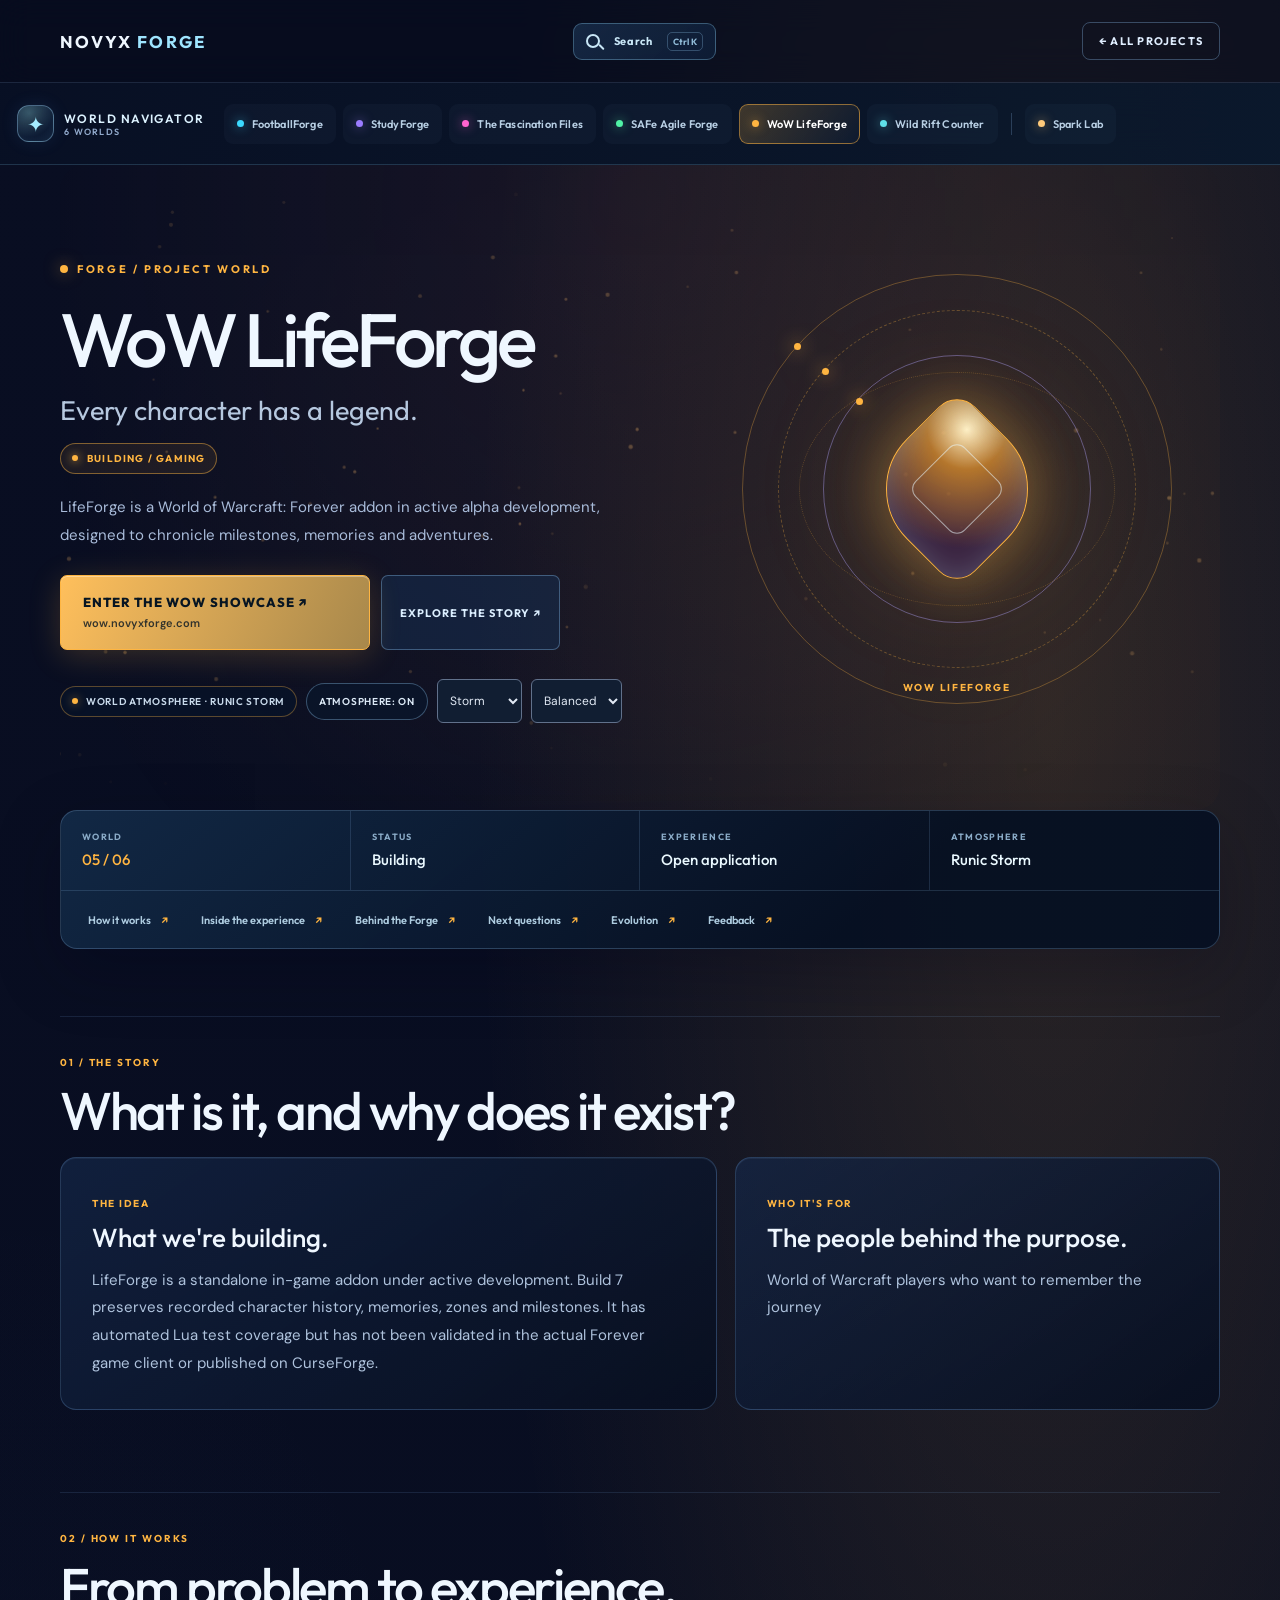
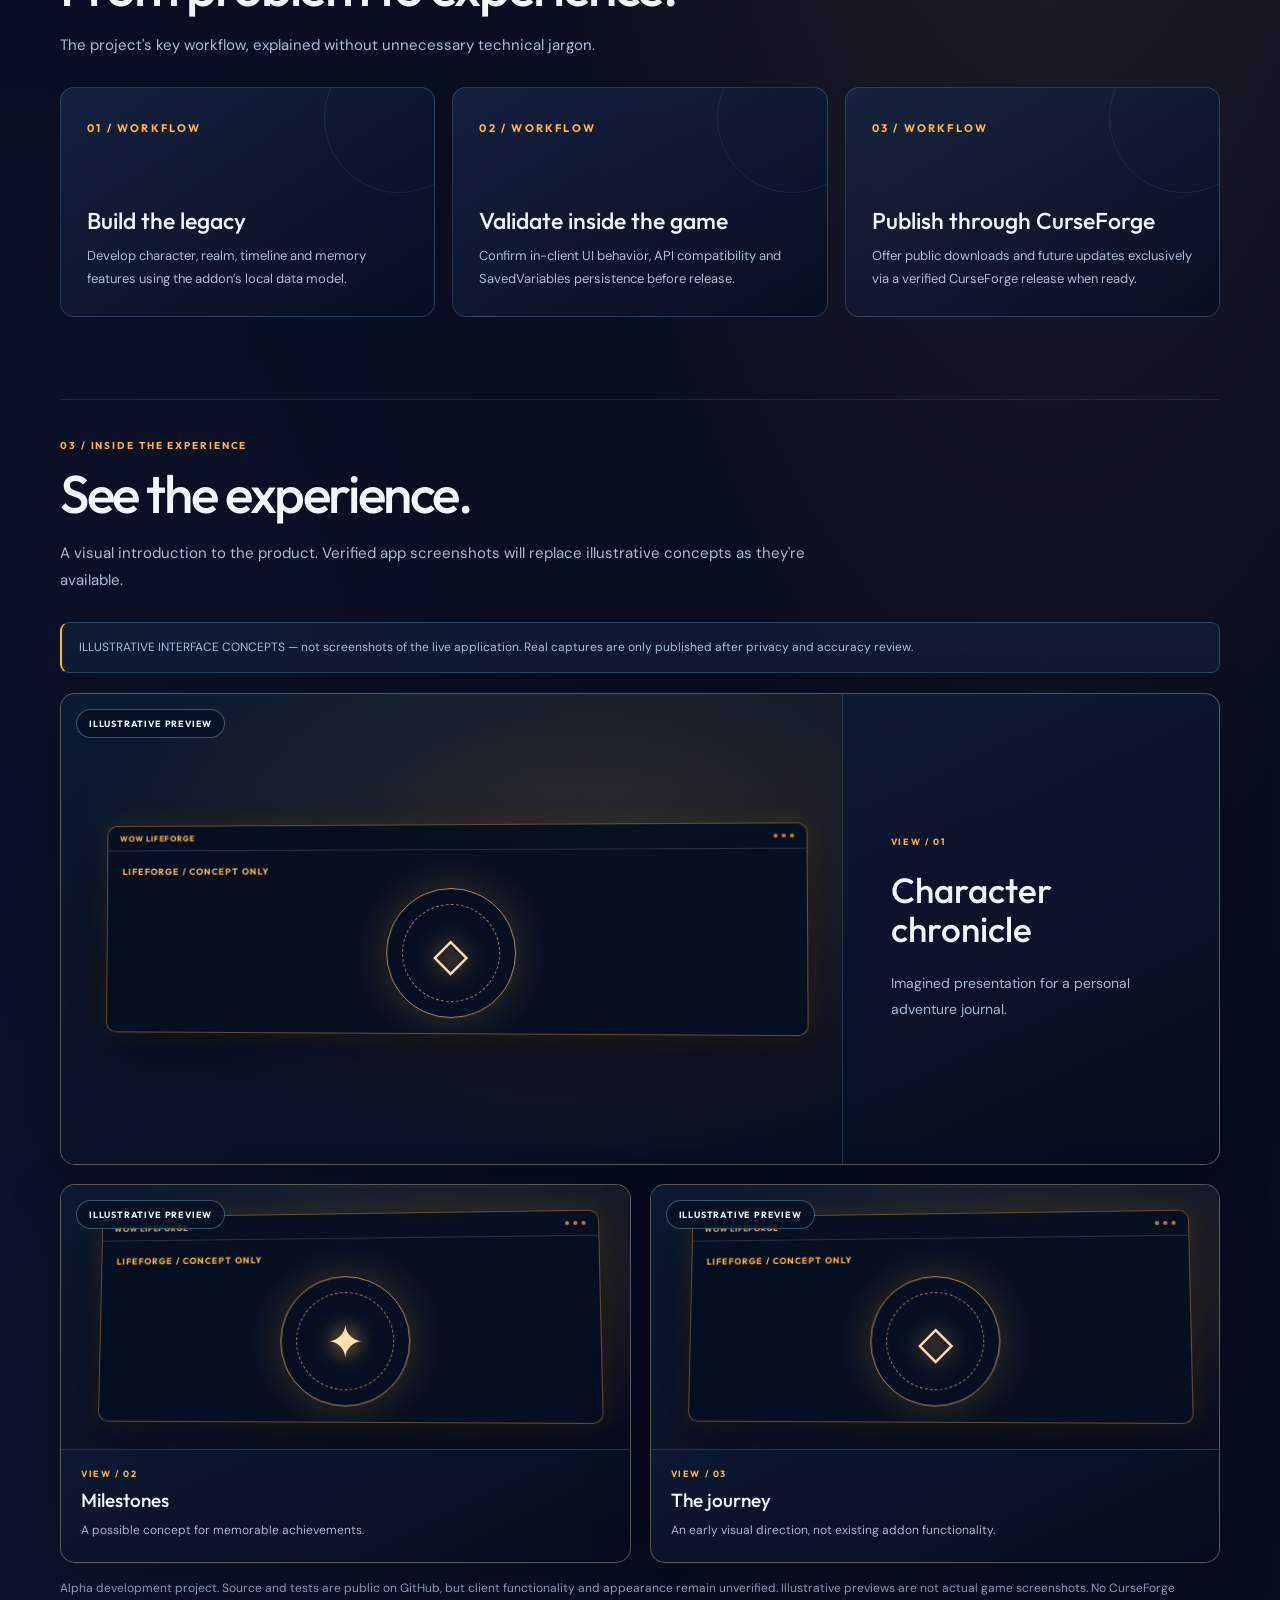
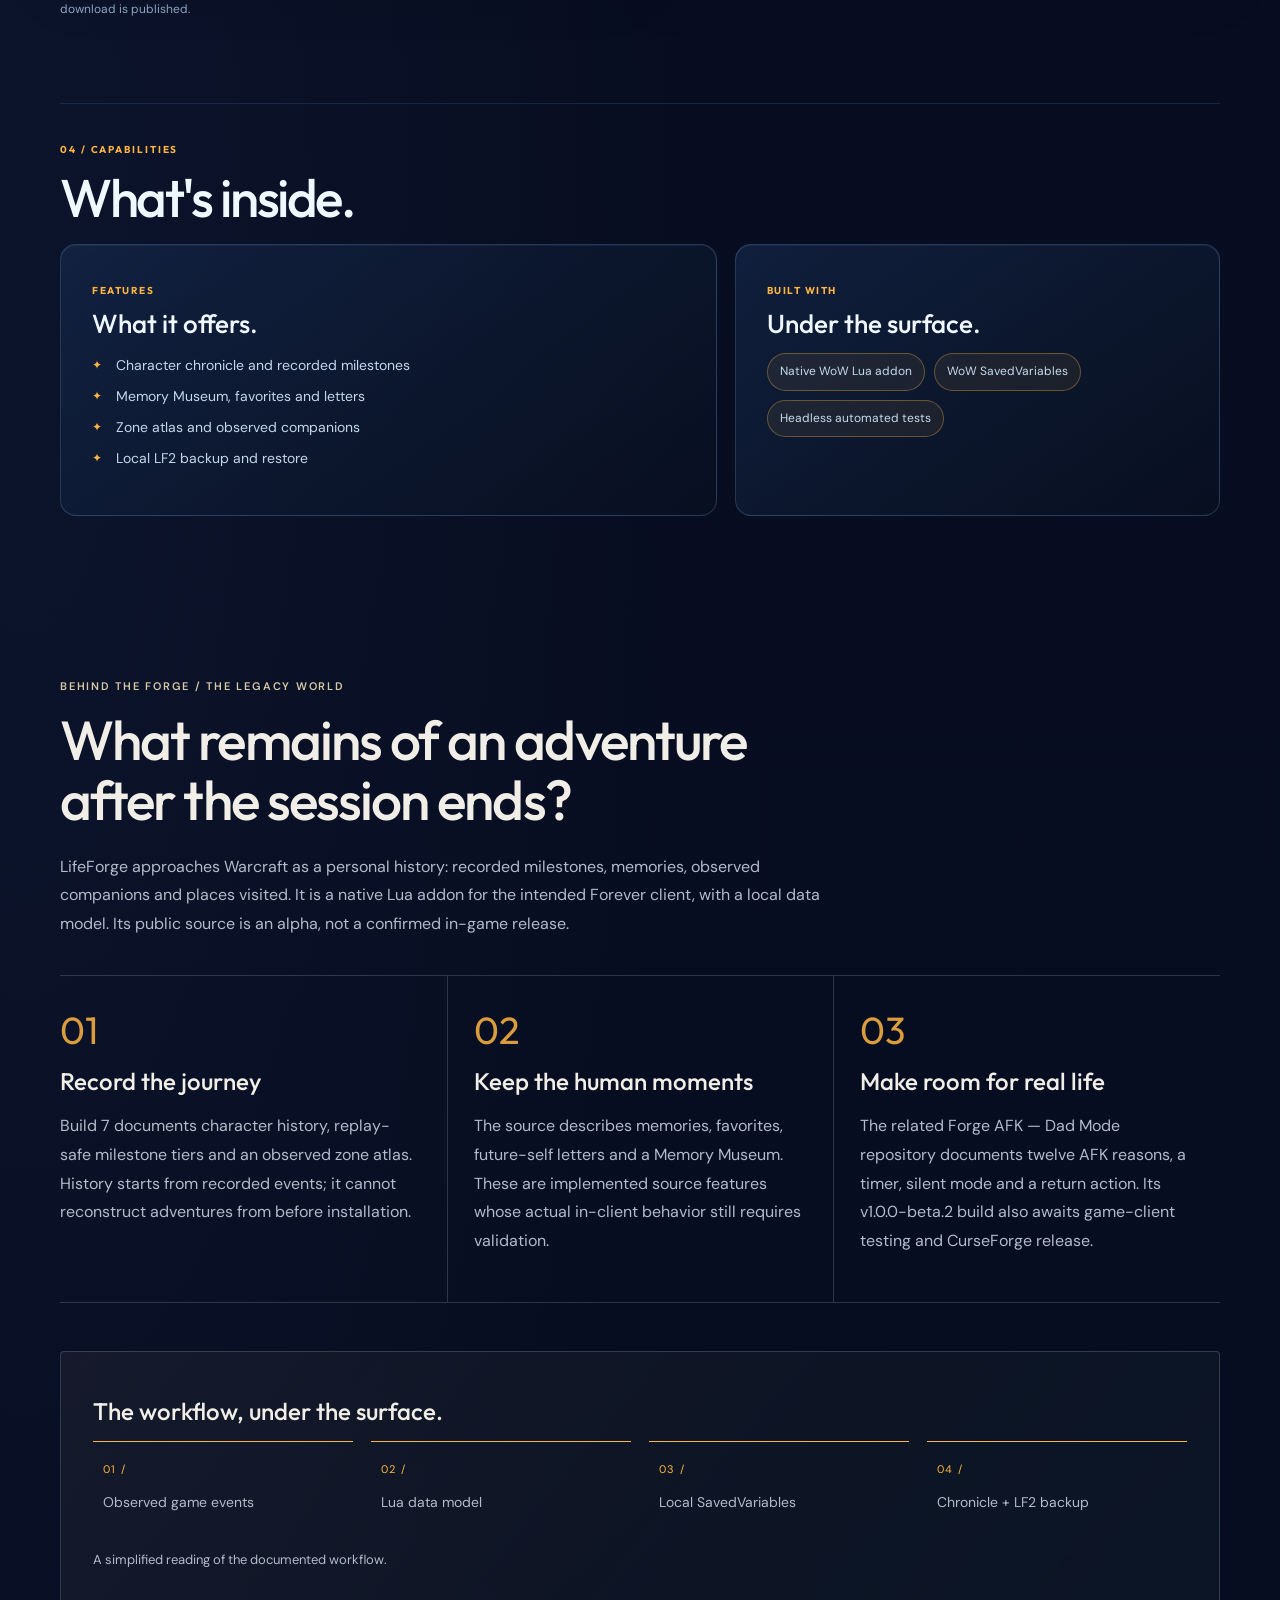
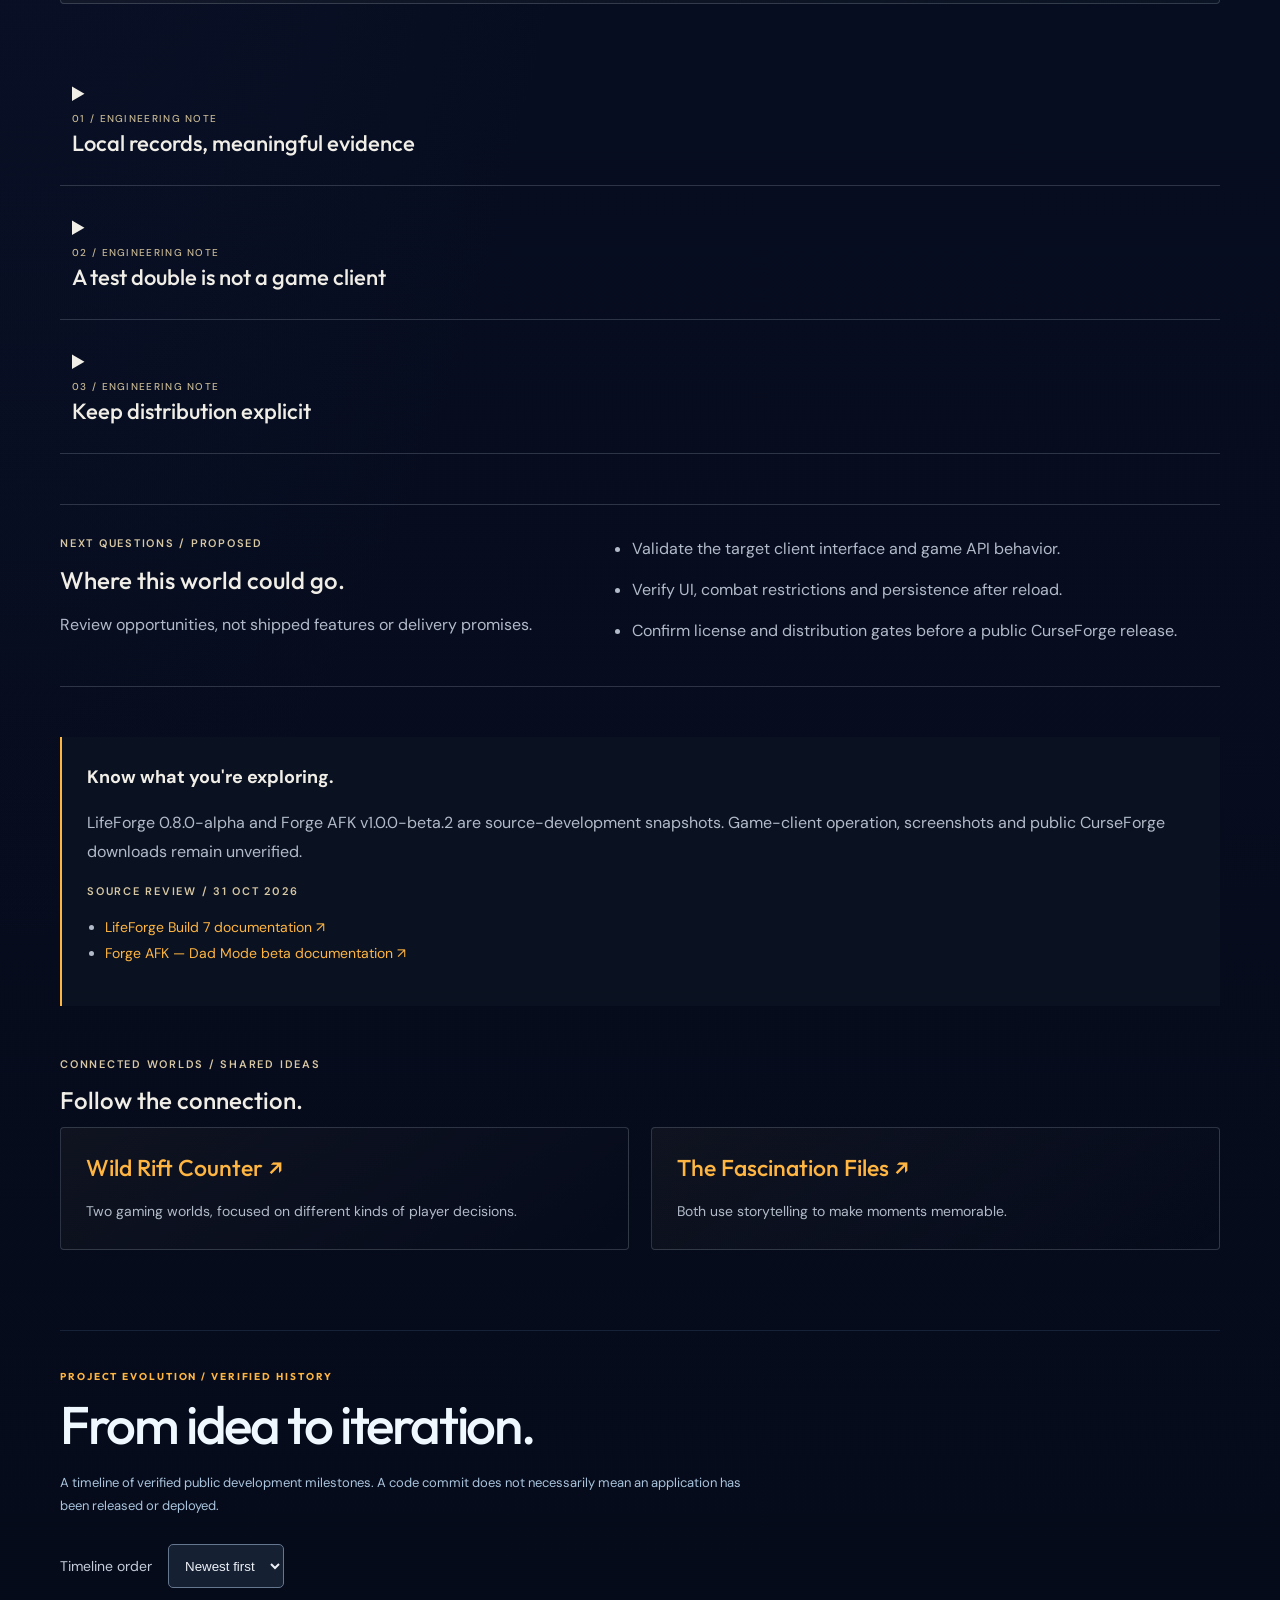
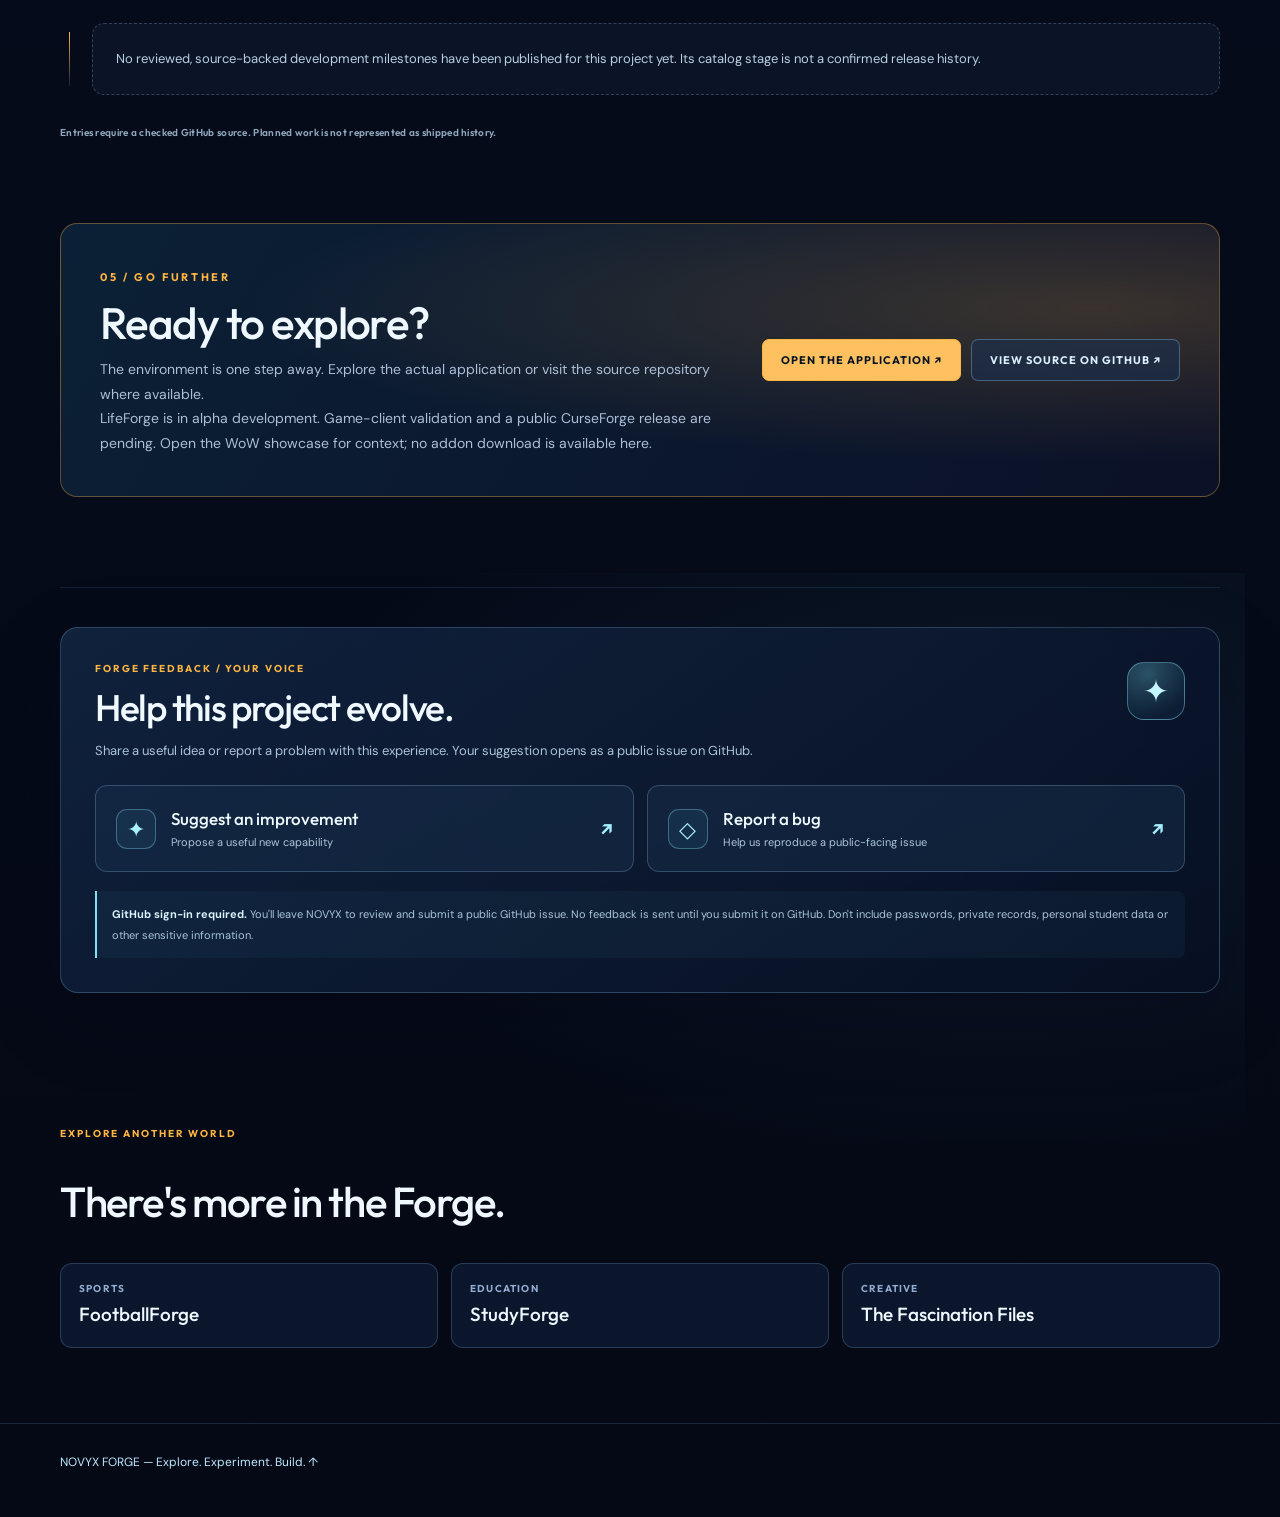
<file: world-wow-lifeforge.html>
<!doctype html>
<html lang="en">
<head>
<meta charset="utf-8">
<meta name="viewport" content="width=device-width,initial-scale=1">
<meta name="theme-color" content="#080d1d">

<meta name="description" content="LifeForge is a World of Warcraft: Forever addon in active alpha development, designed to chronicle milestones, memories and adventures.">
<meta property="og:type" content="website">
<meta property="og:site_name" content="NOVYX FORGE">
<meta property="og:title" content="WoW LifeForge — The Living Forge">
<meta property="og:description" content="LifeForge is a World of Warcraft: Forever addon in active alpha development, designed to chronicle milestones, memories and adventures.">
<title>WoW LifeForge — The Living Forge</title>
<link rel="preconnect" href="https://fonts.googleapis.com">
<link rel="preconnect" href="https://fonts.gstatic.com" crossorigin>
<link href="https://fonts.googleapis.com/css2?family=DM+Sans:wght@400;500;600;700&family=Outfit:wght@300;400;500;600;700;800&display=swap" rel="stylesheet">
<link rel="icon" href="data:image/svg+xml,%3Csvg xmlns='http://www.w3.org/2000/svg' viewBox='0 0 64 64'%3E%3Crect width='64' height='64' rx='15' fill='%23050b1c'/%3E%3Cpath d='M13 48V16l38 32V16' fill='none' stroke='%237bdfff' stroke-width='5' stroke-linecap='round' stroke-linejoin='round'/%3E%3C/svg%3E">
<link rel="stylesheet" href="./project-showcase.css?v=4">
<link rel="stylesheet" href="./forge-weather.css?v=40">
<link rel="stylesheet" href="./forge-world-navigation.css?v=2">
<link rel="stylesheet" href="./forge-demo.css?v=1">
<link rel="stylesheet" href="./forge-observatory.css?v=1">
<link rel="stylesheet" href="./forge-feedback.css?v=2">
<link rel="stylesheet" href="./forge-search.css?v=40">
<link rel="stylesheet" href="./forge-showcase-finish.css?v=2">
<script src="./forge-weather.js?v=40" defer></script>
<script src="./forge-demos.js?v=2" defer></script>
<script src="./forge-feedback.js?v=2" defer></script>
<script src="./project-showcase.js?v=40" defer></script>
<script src="./forge-world-navigation.js?v=40" defer></script>
<script src="./forge-observatory.js?v=40" defer></script>

<script src="./forge-search.js?v=40" defer></script>
<link rel="stylesheet" href="./forge-v4.css?v=4">
<link rel="stylesheet" href="./forge-project-links.css?v=1">
<script src="./forge-content.js?v=4" defer></script>
<script src="./forge-v4.js?v=4" defer></script>
<link rel="canonical" href="https://novyxforge.com/world-wow-lifeforge.html"><meta property="og:url" content="https://novyxforge.com/world-wow-lifeforge.html"><script type="application/ld+json">{"@context":"https://schema.org","@type":"CreativeWork","name":"WoW LifeForge","description":"LifeForge is a World of Warcraft: Forever addon in active alpha development, designed to chronicle milestones, memories and adventures.","url":"https://novyxforge.com/world-wow-lifeforge.html","isPartOf":{"@type":"WebSite","name":"NOVYX FORGE","url":"https://novyxforge.com/"}}</script></head>
<body data-project="wow-lifeforge" data-world="wow-lifeforge" style="--accent:#FFB541">
<a class="v4-skip" href="#engineering">Skip to project story</a>
<header>
  <nav class="shell" aria-label="Project navigation">
    <a class="brand" href="./index.html">NOVYX <span>FORGE</span></a>
    <a class="forge-search-trigger" data-forge-search href="./index.html#catalog" aria-label="Search NOVYX projects and ideas" aria-keyshortcuts="Control+K Meta+K"><span class="forge-search-icon" aria-hidden="true"></span><span class="search-trigger-text">Search</span><kbd>Ctrl K</kbd></a>
    <a class="back" href="./index.html#projects">← All projects</a>
  </nav>
</header>
<nav class="world-nav" aria-label="Explore NOVYX project worlds">
  <div class="world-nav-inner">
    <a class="world-nav-title" href="./index.html#home" aria-label="Return to the NOVYX Forge universe">
      <span class="world-nav-core" aria-hidden="true">✦</span>
      <span><strong>World Navigator</strong><small id="world-nav-count">PROJECT WORLDS</small></span>
    </a>
    <div class="world-nav-scroll" tabindex="0" role="region" aria-label="Scroll through project worlds">
      <div class="world-nav-links" id="world-nav-links"><a class="world-nav-link" href="./world-footballforge.html">FootballForge</a><a class="world-nav-link" href="./world-studyforge.html">StudyForge</a><a class="world-nav-link" href="./world-fascination-files.html">The Fascination Files</a><a class="world-nav-link" href="./world-safeforge.html">SAFe Agile Forge</a><a class="world-nav-link is-current" href="./world-wow-lifeforge.html" aria-current="page">WoW LifeForge</a><a class="world-nav-link" href="./world-wildrift-counter.html">Wild Rift Counter</a><a class="world-nav-link" href="./world-spark-lab.html">Spark Lab</a></div>
    </div>
  </div>
</nav>
<span id="novyx-world-status" role="status" aria-live="polite" aria-atomic="true"></span>
<main id="main-content">
  <section class="shell hero" aria-labelledby="name">
    <div class="hero-copy">
      <span class="eyebrow">FORGE / PROJECT WORLD</span>
      <h1 id="name">WoW LifeForge</h1>
      <div class="lead" id="lead">Every character has a legend.</div>
      <span class="status" id="stage">In development</span>
      <p class="summary" id="summary">LifeForge is a World of Warcraft: Forever addon in active alpha development, designed to chronicle milestones, memories and adventures.</p>
      <div class="hero-actions" id="hero-actions"><a class="btn btn-primary btn-project-destination" href="https://wow.novyxforge.com/" target="_blank" rel="noopener noreferrer" aria-label="Open WoW LifeForge at wow.novyxforge.com in a new tab"><span class="project-destination-text">Enter the WoW showcase ↗</span><small class="project-destination-url">wow.novyxforge.com</small></a><a class="btn btn-secondary" href="#engineering">Explore the story ↓</a></div>
    </div>
    <div class="hero-art" aria-hidden="true">
      <span class="hero-orbit"></span><span class="hero-orbit"></span><span class="hero-orbit"></span><span class="hero-core"></span>
      <span class="hero-word" id="world">THE LEGACY WORLD</span>
    </div>
  </section>

  <section class="shell project-compass" aria-label="Project overview">
    <div class="compass-grid">
      <div class="compass-cell"><span class="compass-label">WORLD</span><strong id="compass-world">Gaming</strong></div>
      <div class="compass-cell"><span class="compass-label">STATUS</span><strong id="compass-stage">In development</strong></div>
      <div class="compass-cell"><span class="compass-label">EXPERIENCE</span><strong id="compass-experience">Project story</strong></div>
      <div class="compass-cell"><span class="compass-label">ATMOSPHERE</span><strong id="compass-weather">Runic Storm</strong></div>
    </div>
    <nav class="chapter-nav" aria-label="Jump between chapters">
      <a href="#how-it-works">How it works <span aria-hidden="true">↗</span></a>
      <a href="#screenshots">Inside the experience <span aria-hidden="true">↗</span></a>
      <a href="#try-demo" data-chapter-demo hidden>Try the demo <span aria-hidden="true">↗</span></a>
      <a href="#engineering">Behind the Forge <span aria-hidden="true">↗</span></a>
      <a href="#horizon">Next questions <span aria-hidden="true">↗</span></a>
      <a href="#evolution">Evolution <span aria-hidden="true">↗</span></a>
      <a href="#forge-feedback">Feedback <span aria-hidden="true">↗</span></a>
    </nav>
  </section>

  <section class="shell section" aria-labelledby="about-heading">
    <div class="section-label">01 / THE STORY</div>
    <h2 id="about-heading">What is it, and why does it exist?</h2>
    <div class="story-grid">
      <article class="story-card">
        <small>THE IDEA</small><h3>What we're building.</h3>
        <p id="story">LifeForge is a standalone in-game addon under active development. Build 7 preserves recorded character history, memories, zones and milestones. It has automated Lua test coverage but has not been validated in the actual Forever game client or published on CurseForge.</p>
      </article>
      <article class="story-card">
        <small>WHO IT'S FOR</small><h3>The people behind the purpose.</h3>
        <p id="audience">World of Warcraft players who want to remember the journey</p>
      </article>
    </div>
  </section>

  <section class="shell section" id="how-it-works" aria-labelledby="how-heading">
    <div class="section-label">02 / HOW IT WORKS</div>
    <h2 id="how-heading">From problem to experience.</h2>
    <p class="section-intro">The project's key workflow, explained without unnecessary technical jargon.</p>
    <div class="steps" id="steps"><article class="step"><small>01 / WORKFLOW</small><h3>Build the legacy</h3><p>Develop character, realm, timeline and memory features using the addon’s local data model.</p></article><article class="step"><small>02 / WORKFLOW</small><h3>Validate inside the game</h3><p>Confirm in-client UI behavior, API compatibility and SavedVariables persistence before release.</p></article><article class="step"><small>03 / WORKFLOW</small><h3>Publish through CurseForge</h3><p>Offer public downloads and future updates exclusively via a verified CurseForge release when ready.</p></article></div>
  </section>

  <section class="shell section" id="screenshots" aria-labelledby="screenshots-heading">
    <div class="section-label">03 / INSIDE THE EXPERIENCE</div>
    <h2 id="screenshots-heading">See the experience.</h2>
    <p class="section-intro">A visual introduction to the product. Verified app screenshots will replace illustrative concepts as they're available.</p>
    <p class="gallery-legend" id="gallery-note">Illustrative concepts are available with JavaScript. Product screenshots are published only after review.</p>
    <div class="gallery-grid gallery-grid-v3" id="gallery"></div>
    <p class="privacy-note" id="privacy">Alpha development project. Source and tests are public on GitHub, but client functionality and appearance remain unverified. Illustrative previews are not actual game screenshots. No CurseForge download is published.</p>
  </section>

  <section class="shell section demo-section" id="try-demo" aria-labelledby="demo-heading" hidden>
    <div class="demo-head">
      <div>
        <div class="section-label">04 / INTERACTIVE DEMO</div>
        <h2 id="demo-heading">Try it yourself.</h2>
        <p id="demo-intro">A small hands-on experience using fictional sample data.</p>
      </div>
      <span class="demo-stamp">Local-only sandbox</span>
    </div>
    <div class="demo-board" id="demo-board" aria-label="Interactive project demonstration"></div>
  </section>

  <section class="shell section" aria-labelledby="features-heading">
    <div class="section-label" id="features-section-number">05 / CAPABILITIES</div>
    <h2 id="features-heading">What's inside.</h2>
    <div class="story-grid">
      <article class="story-card">
        <small>FEATURES</small><h3>What it offers.</h3>
        <ul class="detail-features" id="feature-list" style="color:#bdd1e7;line-height:2;padding-left:22px"><li>Character chronicle and recorded milestones</li><li>Memory Museum, favorites and letters</li><li>Zone atlas and observed companions</li><li>Local LF2 backup and restore</li></ul>
      </article>
      <article class="story-card">
        <small>BUILT WITH</small><h3>Under the surface.</h3>
        <div id="tech-list" style="display:flex;flex-wrap:wrap;gap:9px"><span>Native WoW Lua addon</span><span>WoW SavedVariables</span><span>Headless automated tests</span></div>
      </article>
    </div>
  </section>

  <section class="shell v4-section" id="engineering" data-prerendered="true" aria-labelledby="engineering-heading"><div class="v4-section-head"><span class="v4-kicker">BEHIND THE FORGE / THE LEGACY WORLD</span><h2 id="engineering-heading">What remains of an adventure after the session ends?</h2><p>LifeForge approaches Warcraft as a personal history: recorded milestones, memories, observed companions and places visited. It is a native Lua addon for the intended Forever client, with a local data model. Its public source is an alpha, not a confirmed in-game release.</p></div>
      <div class="v4-capabilities"><article><span class="v4-index">01</span><h3>Record the journey</h3><p>Build 7 documents character history, replay-safe milestone tiers and an observed zone atlas. History starts from recorded events; it cannot reconstruct adventures from before installation.</p></article><article><span class="v4-index">02</span><h3>Keep the human moments</h3><p>The source describes memories, favorites, future-self letters and a Memory Museum. These are implemented source features whose actual in-client behavior still requires validation.</p></article><article><span class="v4-index">03</span><h3>Make room for real life</h3><p>The related Forge AFK — Dad Mode repository documents twelve AFK reasons, a timer, silent mode and a return action. Its v1.0.0-beta.2 build also awaits game-client testing and CurseForge release.</p></article></div>
      <div class="v4-blueprint"><h3>The workflow, under the surface.</h3><ol aria-label="Project architecture"><li>Observed game events</li><li>Lua data model</li><li>Local SavedVariables</li><li>Chronicle + LF2 backup</li></ol><p>A simplified reading of the documented workflow.</p></div>
      <div class="v4-decisions"><details id="decision-1"><summary><span>01 / ENGINEERING NOTE</span>Local records, meaningful evidence</summary><p>LifeForge uses WoW SavedVariables and a versioned LF2 backup format. It records observed history instead of inventing old milestones. There is no companion website account or cloud character synchronization.</p></details><details id="decision-2"><summary><span>02 / ENGINEERING NOTE</span>A test double is not a game client</summary><p>The Build 7 README reports headless Lua and archive tests. They exercise logic but cannot establish rendering, combat behavior, API compatibility or reload persistence inside the real Forever client.</p></details><details id="decision-3"><summary><span>03 / ENGINEERING NOTE</span>Keep distribution explicit</summary><p>GitHub provides source and development evidence. The showcase offers no addon ZIP download; public releases and updates belong on a verified CurseForge page after client acceptance. Neither addon has a verified CurseForge release in this review.</p></details></div>
      <div class="v4-horizon" id="horizon"><div><span class="v4-kicker">NEXT QUESTIONS / PROPOSED</span><h3>Where this world could go.</h3><p>Review opportunities, not shipped features or delivery promises.</p></div><ul><li>Validate the target client interface and game API behavior.</li><li>Verify UI, combat restrictions and persistence after reload.</li><li>Confirm license and distribution gates before a public CurseForge release.</li></ul></div>
      <aside class="v4-evidence" id="evidence"><strong>Know what you're exploring.</strong><p>LifeForge 0.8.0-alpha and Forge AFK v1.0.0-beta.2 are source-development snapshots. Game-client operation, screenshots and public CurseForge downloads remain unverified.</p><span class="v4-kicker">SOURCE REVIEW / 31 OCT 2026</span><ul><li><a href="https://github.com/fathom-web/WoW-LifeForge/blob/main/README.md">LifeForge Build 7 documentation <span aria-hidden="true">↗</span></a></li><li><a href="https://github.com/fathom-web/forge-afk-dad-mode/blob/main/README.md">Forge AFK — Dad Mode beta documentation <span aria-hidden="true">↗</span></a></li></ul></aside>
      <div class="v4-connections" id="connections"><span class="v4-kicker">CONNECTED WORLDS / SHARED IDEAS</span><h3>Follow the connection.</h3><div><article><a href="./world-wildrift-counter.html">Wild Rift Counter <span aria-hidden="true">↗</span></a><p>Two gaming worlds, focused on different kinds of player decisions.</p></article><article><a href="./world-fascination-files.html">The Fascination Files <span aria-hidden="true">↗</span></a><p>Both use storytelling to make moments memorable.</p></article></div></div></section>
  <section class="shell section evolution-section" id="evolution" aria-labelledby="evolution-heading">
    <div class="section-label">PROJECT EVOLUTION / VERIFIED HISTORY</div>
    <h2 id="evolution-heading">From idea to iteration.</h2>
    <p class="evolution-lead">A timeline of verified public development milestones. A code commit does not necessarily mean an application has been released or deployed.</p>
    <div class="evolution-rail" id="evolution-feed" aria-live="polite" aria-relevant="additions text"><p>No reviewed milestones are recorded for this world yet. A catalog stage is not a release history.</p></div>
    <p class="evolution-legend" id="evolution-note">Entries require a checked GitHub source. Planned work is not represented as shipped history.</p>
  </section>

  <section class="shell" aria-labelledby="next-step-heading">
    <div class="final-panel">
      <div>
        <span class="eyebrow" id="go-further-number">06 / GO FURTHER</span>
        <strong id="next-step-heading">Ready to explore?</strong>
        <p>The environment is one step away. Explore the actual application or visit the source repository where available.</p>
        <p class="privacy-note" id="launch-note">Build 7 · 0.8.0-alpha · 67 headless Lua tests passing; real Forever-client validation and CurseForge release still pending.</p>
      </div>
      <div class="final-actions" id="launch-actions"><a class="btn btn-primary" href="https://wow.novyxforge.com/">Open WoW showcase ↗</a><a class="btn btn-secondary" href="https://github.com/fathom-web/WoW-LifeForge">Source repository ↗</a></div>
    </div>
  </section>
  <section class="shell section forge-feedback" id="forge-feedback" aria-labelledby="project-feedback-heading">
    <div class="feedback-panel">
      <div class="feedback-panel-heading">
        <div><div class="section-label">FORGE FEEDBACK / YOUR VOICE</div>
          <h2 id="project-feedback-heading">Help this project evolve.</h2>
          <p>Share a useful idea or report a problem with this experience. Your suggestion opens as a public issue on GitHub.</p>
        </div>
        <span class="feedback-glyph" aria-hidden="true">✦</span>
      </div>
      <div id="project-feedback-actions">
        <div class="feedback-actions">
          <a class="feedback-action" href="https://github.com/fathom-web/novyxforge/issues/new?template=feature_request.md" target="_blank" rel="noopener noreferrer">Suggest an improvement ↗</a>
          <a class="feedback-action" href="https://github.com/fathom-web/novyxforge/issues/new?template=bug_report.md" target="_blank" rel="noopener noreferrer">Report a bug ↗</a>
        </div>
        <p class="feedback-notice">GitHub account required; submissions will be public. Please do not share private accounts, student data or confidential information.</p>
      </div>
    </div>
  </section>
  <section class="shell" aria-labelledby="related-heading">
    <div class="section-label">EXPLORE ANOTHER WORLD</div>
    <h2 id="related-heading" style="font:500 clamp(29px,4vw,42px) Outfit,sans-serif;letter-spacing:-.035em">There's more in the Forge.</h2>
    <div class="related" id="related"><a href="./world-wildrift-counter.html"><small>Two gaming worlds, focused on different kinds of player decisions.</small><strong>Wild Rift Counter</strong></a><a href="./world-fascination-files.html"><small>Both use storytelling to make moments memorable.</small><strong>The Fascination Files</strong></a></div>
  </section>
</main>
<footer><div class="shell"><a href="./index.html#home">NOVYX FORGE — Explore. Experiment. Build. ↑</a></div></footer>
<dialog class="lightbox" id="lightbox" aria-label="Verified application screenshot preview">
  <button id="lightbox-close" type="button" aria-label="Close screenshot">×</button>
  <img id="lightbox-image" alt="">
</dialog>
<noscript><p class="shell">Interactive demos and atmospheric controls need JavaScript. All project stories and world links remain available.</p></noscript></body>
</html>
</file>
<file: wow/site.css>
/* NOVYX FORGE — WOW ADDON FOUNDRY / 1.0 */
:root{color-scheme:dark;--night:#090d15;--black:#05080d;--metal:#14212c;--gold:#efc27e;--gold-hi:#ffe6b5;--white:#f5f3e9;--muted:#a5b4c0;--edge:rgba(208,179,125,.23);--cyan:#81cdd2;--max:1230px}
*{box-sizing:border-box}
html{scroll-behavior:smooth;scroll-padding-top:90px}
body{margin:0;background:var(--night);color:var(--white);font-family:"DM Sans",sans-serif;overflow-x:clip}
a{color:inherit;text-decoration:none}
a:focus-visible,button:focus-visible,summary:focus-visible{outline:2px solid var(--gold-hi);outline-offset:5px}
button{font:inherit}
.skip{position:fixed;top:-100px;left:10px;z-index:100;background:var(--gold);color:#121920;padding:12px 18px;border-radius:6px}
.skip:focus{top:10px}
.global-atmosphere{position:absolute;z-index:-1;inset:0 0 auto;height:1500px;pointer-events:none;background:radial-gradient(ellipse 59% 36% at 76% 25%,rgba(109,87,58,.2),transparent 83%),radial-gradient(ellipse 35% 32% at 22% 31%,rgba(39,89,92,.13),transparent 83%),linear-gradient(180deg,#0c1420,#090d15);overflow:hidden}
.global-atmosphere:after{content:"";position:absolute;inset:0;opacity:.45;background-image:radial-gradient(circle,#fff .65px,transparent 1px);background-size:151px 139px;mask-image:linear-gradient(#000,transparent 88%)}
.topbar{height:90px;position:relative;z-index:30;display:flex;align-items:center;justify-content:space-between;gap:24px;width:min(var(--max),calc(100% - 64px));margin:auto;border-bottom:1px solid rgba(223,190,129,.14)}
.brand{display:flex;align-items:center;gap:14px;font:700 17px Outfit,sans-serif;letter-spacing:.13em;white-space:nowrap}
.brand strong{color:var(--gold);font-weight:600}
.brand small{display:block;font:600 8px Outfit,sans-serif;letter-spacing:.23em;color:#92a8b4;margin-top:4px}
.brand-mark{width:42px;height:42px;display:grid;place-items:center;border:1px solid rgba(225,180,112,.5);border-radius:12px;font:700 22px Cinzel,serif;color:var(--gold-hi);background:linear-gradient(150deg,rgba(128,86,45,.33),rgba(16,29,39,.77));box-shadow:inset 0 0 18px rgba(240,185,112,.1)}
.topbar nav{display:flex;align-items:center;gap:24px}
.topbar nav a,.return-link{font:700 10px Outfit,sans-serif;letter-spacing:.12em;text-transform:uppercase;color:#b5c0c5;white-space:nowrap;transition:color .2s}
.topbar nav a:hover,.return-link:hover{color:var(--gold-hi)}
.return-link{padding:12px 15px;border:1px solid rgba(216,174,116,.32);border-radius:7px;color:var(--gold)}
.menu-toggle{display:none;flex-direction:column;justify-content:center;align-items:center;gap:5px;height:44px;width:44px;border:1px solid var(--edge);border-radius:8px;background:rgba(21,35,44,.7);cursor:pointer}
.menu-toggle span{height:2px;width:20px;background:#f2d5a1}
main{position:relative;isolation:isolate}
main:before{content:"";position:absolute;inset:0;z-index:-2;pointer-events:none;background:
radial-gradient(ellipse 44% 10% at 20% 32%,rgba(38,103,106,.1),transparent 90%),
radial-gradient(ellipse 43% 12% at 84% 57%,rgba(127,82,52,.12),transparent 90%),
radial-gradient(ellipse 55% 13% at 29% 81%,rgba(39,82,103,.11),transparent 90%),
linear-gradient(180deg,transparent 0%,#0a101a 43%,#090d15 100%)}
main:after{content:"";position:absolute;inset:0;z-index:-1;pointer-events:none;opacity:.22;background-image:radial-gradient(circle,rgba(218,193,142,.34) .65px,transparent 1px);background-size:157px 183px;mask-image:linear-gradient(transparent,#000 5%,#000 95%,transparent)}
.hero{width:min(1420px,calc(100% - 64px));min-height:710px;margin:auto;position:relative;display:grid;grid-template-columns:minmax(0,1fr) minmax(0,.95fr);align-items:center;gap:15px;padding:55px 0 110px}
.hero-copy{position:relative;z-index:5;max-width:660px}
.eyebrow,.kicker,.overline{font:700 11px Outfit,sans-serif;letter-spacing:.20em;text-transform:uppercase;color:var(--gold);margin:0}
.eyebrow{display:flex;align-items:center;gap:11px}
.status-dot,.signal{width:7px;height:7px;background:#8dd9be;box-shadow:0 0 13px rgba(100,219,177,.6);display:inline-block;border-radius:50%;flex:none}
h1,h2,h3,p{overflow-wrap:break-word}
h1,h2{letter-spacing:-.035em}
h1{font:700 clamp(54px,5.8vw,89px)/.99 Cinzel,serif;margin:28px 0 23px;letter-spacing:-.06em}
h1 em,h2 em{font-style:normal;background:linear-gradient(95deg,#c58b4a,#f8dcaa 48%,#b98b55);color:transparent;background-clip:text;-webkit-background-clip:text}
.hero-description{max-width:570px;font-size:16px;line-height:1.92;color:#b8c6cf}
.hero-actions,.spotlight-actions{display:flex;gap:13px;align-items:center;flex-wrap:wrap;margin-top:30px}
.button{min-height:49px;display:inline-flex;align-items:center;justify-content:center;gap:14px;padding:14px 21px;border-radius:8px;font:700 11px Outfit,sans-serif;letter-spacing:.11em;text-transform:uppercase;transition:transform .25s,border-color .25s,box-shadow .25s}
.button:hover{transform:translateY(-3px)}
.button.gold{background:linear-gradient(110deg,#eac68e,#c99555);color:#141916;box-shadow:0 13px 37px rgba(201,149,80,.14)}
.button.gold:hover{box-shadow:0 18px 45px rgba(231,175,95,.26)}
.button.outline{border:1px solid rgba(210,186,140,.34);background:rgba(19,31,41,.62);color:#e1d5c5}
.button.outline:hover{border-color:rgba(245,216,158,.62)}
.hero-metrics{display:flex;gap:30px;flex-wrap:wrap;margin-top:50px;padding-top:25px;border-top:1px solid rgba(191,166,124,.18)}
.hero-metrics div{display:flex;flex-direction:column;gap:6px}
.hero-metrics b{font:700 15px Outfit,sans-serif;letter-spacing:.14em;color:var(--gold-hi)}
.hero-metrics span{font:500 10px Outfit,sans-serif;letter-spacing:.04em;color:#91a4b1}
.hero-art{position:relative;width:min(100%,615px);aspect-ratio:1;justify-self:center;isolation:isolate}
.hero-art:before{content:"";position:absolute;inset:5%;border-radius:50%;background:radial-gradient(circle,rgba(213,156,88,.19),rgba(66,86,96,.08) 35%,transparent 72%);filter:blur(14px)}
.hero-grid{position:absolute;z-index:-1;inset:6% 0;background:repeating-linear-gradient(90deg,transparent 0 93px,rgba(126,163,179,.035) 94px),repeating-linear-gradient(0deg,transparent 0 93px,rgba(126,163,179,.035) 94px);mask-image:radial-gradient(ellipse,black,transparent 75%);pointer-events:none}
.orbital-grid{position:absolute;inset:10%;border-radius:50%;border:1px solid rgba(208,164,110,.09);box-shadow:0 0 0 58px rgba(208,164,110,.013),0 0 0 116px rgba(208,164,110,.009)}
.orbital{position:absolute;border-radius:50%;pointer-events:none}
.orbit-one{inset:7%;border:1px dashed rgba(231,186,113,.29);animation:orbit 55s linear infinite}
.orbit-two{inset:19%;border:2px solid rgba(132,180,190,.24);border-left-color:transparent;border-right-color:transparent;animation:orbit 32s linear infinite reverse}
.orbit-three{inset:31%;border:1px dashed rgba(238,197,136,.49);animation:orbit 20s linear infinite}
.halo{position:absolute;inset:24%;border-radius:50%;background:radial-gradient(circle,rgba(151,113,71,.18),transparent 70%);filter:blur(20px)}
.reactor{position:absolute;inset:34%;border-radius:27%;transform:rotate(45deg);border:2px solid rgba(255,210,144,.66);background:radial-gradient(circle at 22% 22%,#efd9a5,#b38148 15%,#3d3c39 35%,#152e3b 66%,#09141f 90%);box-shadow:inset 0 0 22px rgba(255,219,150,.53),0 0 55px rgba(223,166,87,.30),0 0 115px rgba(76,135,145,.16)}
.reactor:before,.reactor:after{content:"";position:absolute;inset:10%;border:1px solid rgba(241,206,146,.45);border-radius:23%}
.reactor:after{inset:25%;border-style:dashed;opacity:.6}
.reactor-sigil{width:100%;height:100%;display:grid;place-items:center;transform:rotate(-45deg)}
.reactor-sigil span{font:600 clamp(67px,8vw,112px) Cinzel,serif;color:#fef1d1;text-shadow:0 0 28px rgba(255,224,157,.75);line-height:1}
.satellite{position:absolute;border-radius:50%;width:12px;height:12px;background:#f5e3b5;box-shadow:0 0 19px 6px rgba(235,187,112,.28)}
.satellite-one{left:21%;top:23%}.satellite-two{right:13%;bottom:31%;width:7px;height:7px}.satellite-three{bottom:13%;left:32%;width:8px;height:8px;background:#98d9db}
.coordinate{position:absolute;font:700 9px Outfit,sans-serif;letter-spacing:.18em;color:#b2a98e}
.coordinate.top{top:0;left:50%;transform:translateX(-50%)}.coordinate.bottom{bottom:0;left:50%;transform:translateX(-50%);white-space:nowrap}
.edge{position:absolute;bottom:32px;left:0;right:0;display:flex;justify-content:space-between;padding-top:22px;border-top:1px solid rgba(200,167,119,.21);font:700 9px Outfit,sans-serif;letter-spacing:.18em;color:#899ca6}
.signal-seam{display:flex;align-items:center;gap:15px;width:min(var(--max),calc(100% - 64px));margin:0 auto;height:88px}
.signal-seam:before,.signal-seam:after{content:"";height:1px;flex:1;background:linear-gradient(90deg,transparent,rgba(220,180,118,.3))}
.signal-seam:after{transform:rotate(180deg)}
.signal-seam span{font:700 9px Outfit,sans-serif;letter-spacing:.2em;color:#b8a481;white-space:nowrap}
.section{width:min(var(--max),calc(100% - 64px));margin:0 auto;padding:86px 0 107px;position:relative;scroll-margin-top:80px}
.section-heading,.spotlight-heading{display:flex;justify-content:space-between;align-items:end;gap:32px;margin-bottom:45px}
.section-heading>div{max-width:780px}
.section-heading h2,.spotlight-heading h2{font:600 clamp(39px,4.8vw,64px)/1.08 Cinzel,serif;margin:16px 0 0}
.section-heading>p{font-size:14px;line-height:1.8;color:#a9bac5;max-width:360px;margin:0}
.registry{display:grid;grid-template-columns:minmax(0,1.45fr) minmax(0,.8fr);gap:18px}
.registry-item{min-height:260px;padding:30px;border:1px solid var(--edge);background:linear-gradient(135deg,rgba(42,42,43,.78),rgba(9,22,31,.95));border-radius:18px;position:relative;overflow:hidden;display:flex;align-items:center;gap:27px;transition:border-color .25s,transform .25s,box-shadow .25s}
.registry-item:before{content:"";position:absolute;inset:0;pointer-events:none;background:radial-gradient(ellipse at 20% 40%,rgba(200,148,82,.13),transparent 59%)}
.registry-item.featured:hover{border-color:rgba(247,204,136,.66);transform:translateY(-4px);box-shadow:0 25px 70px rgba(5,6,10,.38)}
.registry-icon{width:128px;height:128px;flex:none;display:grid;place-items:center;border:1px solid rgba(241,201,138,.32);border-radius:50%;background:radial-gradient(circle at 30% 24%,rgba(251,215,159,.34),rgba(114,75,48,.18) 27%,rgba(9,30,36,.86) 75%);box-shadow:inset 0 0 34px rgba(202,170,117,.16),0 0 40px rgba(226,156,76,.11)}
.registry-icon span{font:600 61px Cinzel,serif;color:#f8ddb0;text-shadow:0 0 35px rgba(247,201,139,.65)}
.registry-copy,.registry-item>div{position:relative;z-index:1}
.micro{font:700 9px Outfit,sans-serif;letter-spacing:.17em;color:#b99e77}
.registry-item h3{font:600 34px Cinzel,serif;margin:10px 0 7px}
.registry-item p{font-size:13px;color:#aebdc7;line-height:1.7;margin:0}
.pill{display:inline-block;padding:8px 10px;margin-top:15px;font:700 10px Outfit,sans-serif;letter-spacing:.06em;border-radius:5px}
.pill.alpha{color:#edd5ad;border:1px solid rgba(225,182,107,.25);background:rgba(147,99,45,.15)}
.registry-arrow{font-size:28px;color:#e5b774;margin-left:auto;align-self:flex-start}
.registry-item.future{background:linear-gradient(135deg,rgba(14,31,41,.65),rgba(8,19,28,.88));gap:18px}
.future .plus{font:300 57px Outfit,sans-serif;color:#6d9295}
.future h3{font:600 21px Outfit,sans-serif}
.spotlight{padding-top:80px}
.spotlight-heading h2{font-size:clamp(45px,5.4vw,75px)}
.version{display:flex;flex-direction:column;align-items:flex-end;gap:6px}
.version strong{font:700 17px Outfit,sans-serif;color:var(--gold)}
.version small{font:600 10px Outfit,sans-serif;color:#91a6b1;letter-spacing:.1em}
.version .signal{margin-bottom:8px}
.spotlight-lead{font-size:15px;line-height:1.85;color:#b8c7d1;max-width:760px;margin-bottom:30px}
.preview-shell{border:1px solid rgba(211,176,121,.30);border-radius:20px;padding:12px;background:linear-gradient(150deg,rgba(41,43,44,.68),rgba(6,18,28,.94));box-shadow:0 40px 90px rgba(0,5,14,.37),inset 0 1px 0 rgba(255,251,224,.1);overflow:hidden}
.preview-toolbar{display:flex;justify-content:space-between;align-items:center;gap:14px;padding:12px 16px 20px;font:700 9px Outfit,sans-serif;letter-spacing:.11em;color:#adb5b6}
.preview-toolbar i{display:inline-block;width:7px;height:7px;border-radius:50%;background:#c79e61;margin-right:5px;opacity:.7}
.preview-toolbar>span:last-child{color:#9c896d}
.preview-body{display:grid;grid-template-columns:210px 1fr;min-height:444px;border:1px solid rgba(206,165,104,.24);border-radius:12px;overflow:hidden;background:radial-gradient(ellipse 67% 80% at 72% 30%,rgba(47,83,88,.18),transparent 81%),#09131c}
.preview-sidebar{border-right:1px solid rgba(204,170,110,.22);padding:25px 15px;background:linear-gradient(180deg,rgba(30,33,34,.92),rgba(10,23,28,.95));display:flex;align-items:center;flex-direction:column}
.preview-logo{width:61px;height:61px;display:grid;place-items:center;border-radius:50%;border:1px solid rgba(246,215,166,.4);color:#f0cea0;font-size:34px;background:rgba(167,123,72,.14)}
.preview-sidebar>strong{font:700 16px Cinzel,serif;margin-top:13px;letter-spacing:.03em}
.preview-sidebar>strong span{color:var(--gold)}
.preview-sidebar>small{font:700 8px Outfit,sans-serif;letter-spacing:.23em;color:#a99578;margin-top:5px}
.preview-nav{display:grid;gap:6px;width:100%;margin-top:30px}
.preview-nav span{font:600 10px Outfit,sans-serif;color:#a5b3b7;letter-spacing:.03em;padding:12px 10px;border-radius:6px}
.preview-nav span.active{background:linear-gradient(90deg,rgba(179,130,75,.23),rgba(174,137,83,.03));color:#ebd3ab;border-left:2px solid #d7a66b}
.preview-content{padding:30px;min-width:0}
.preview-head{display:flex;justify-content:space-between;gap:16px;align-items:start}
.preview-head small{font:600 9px Outfit,sans-serif;letter-spacing:.18em;color:#bfa475}
.preview-head h3{font:600 clamp(21px,3vw,30px) Cinzel,serif;line-height:1.3;margin:12px 0}
.preview-status{font:600 9px Outfit,sans-serif;letter-spacing:.12em;color:#82cbb9;border:1px solid rgba(129,206,183,.26);padding:9px;border-radius:5px;white-space:nowrap}
.preview-stats{display:grid;grid-template-columns:repeat(3,minmax(0,1fr));gap:10px;margin:17px 0 22px}
.preview-stats>div{display:flex;flex-direction:column;gap:7px;min-width:0;padding:20px 14px;border:1px solid rgba(197,165,115,.16);border-radius:10px;background:rgba(20,37,43,.53)}
.preview-stats small{font:600 9px Outfit,sans-serif;letter-spacing:.15em;color:#a79473}
.preview-stats strong{font:600 22px Cinzel,serif;color:#ecd4ab}
.preview-stats span{font-size:11px;color:#aab9be}
.preview-timeline{border:1px solid rgba(175,154,114,.19);border-radius:10px;padding:19px 20px;background:rgba(8,19,27,.71)}
.preview-timeline-head{display:flex;justify-content:space-between;gap:12px;color:#c5ac86;font:700 9px Outfit,sans-serif;letter-spacing:.13em;padding-bottom:14px}
.preview-timeline-head span:last-child{color:#8b9ca2}
.timeline-row{display:flex;align-items:center;gap:14px;padding:12px 0;border-top:1px solid rgba(182,158,113,.12)}
.timeline-row i{height:10px;width:10px;flex:none;border-radius:50%;border:1px solid #e1b77e;box-shadow:0 0 12px rgba(220,166,99,.25)}
.timeline-row>span{display:flex;flex-direction:column;gap:5px;font-size:12px;color:#e2d8c7}
.timeline-row small{color:#91a6ac;font-size:10px}
.timeline-row b{margin-left:auto;color:#ae9675;font:600 10px Outfit,sans-serif}
.development-note{display:flex;align-items:start;gap:14px;padding:16px 20px;margin-top:20px;border:1px solid rgba(206,163,96,.29);border-radius:10px;background:rgba(112,72,31,.13)}
.note-icon{flex:none;width:24px;height:24px;border-radius:50%;border:1px solid #d9a963;color:#ecca90;display:grid;place-items:center;font-weight:700}
.development-note p{font-size:12px;line-height:1.75;color:#cab9a1;margin:0}
.development-note strong{color:#f1d5a7}
.feature-grid{display:grid;grid-template-columns:repeat(3,minmax(0,1fr));gap:16px}
.feature{position:relative;min-height:254px;padding:28px;border:1px solid rgba(192,162,113,.22);border-radius:15px;background:linear-gradient(140deg,rgba(26,41,47,.83),rgba(10,22,33,.89));overflow:hidden;transition:border-color .2s,transform .2s}
.feature:before{content:"";position:absolute;inset:auto -35% -60%;height:90%;background:radial-gradient(ellipse,rgba(204,154,84,.1),transparent 71%);pointer-events:none}
.feature:hover{border-color:rgba(240,198,128,.53);transform:translateY(-4px)}
.feature-id{display:block;color:#bba27c;font:700 10px Outfit,sans-serif;letter-spacing:.16em}
.feature-glyph{position:absolute;right:27px;top:24px;font:400 38px Cinzel,serif;color:#d8ba8a;opacity:.75}
.feature h3{font:600 23px Cinzel,serif;margin:55px 0 12px;letter-spacing:-.035em}
.feature p{font-size:13px;line-height:1.76;color:#a9bbc5;margin:0}
.release-rail{display:grid;grid-template-columns:repeat(4,minmax(0,1fr));gap:0;position:relative;margin-top:20px}
.release-rail:before{content:"";position:absolute;left:9%;right:9%;top:21px;height:2px;background:linear-gradient(90deg,#d1a66d 0%,#d1a66d 48%,rgba(142,172,177,.3) 71%,rgba(142,172,177,.2));pointer-events:none}
.rail-step{position:relative;padding:0 21px 25px}
.rail-no{width:44px;height:44px;display:grid;place-items:center;position:relative;z-index:2;border-radius:50%;background:#13232d;border:1px solid rgba(212,171,107,.64);box-shadow:0 0 24px rgba(188,139,74,.17);color:#efd3a7;font:700 13px Outfit,sans-serif;margin-bottom:30px}
.rail-step.future .rail-no{border-color:rgba(145,178,187,.37);color:#a2b3b7}
.rail-step.active .rail-no{box-shadow:0 0 0 7px rgba(205,154,83,.09),0 0 27px rgba(225,169,82,.27)}
.rail-step small{font:700 10px Outfit,sans-serif;letter-spacing:.13em;color:#c9a16c}
.rail-step.future small{color:#8a9ca6}
.rail-step h3{font:600 21px Cinzel,serif;line-height:1.26;margin:13px 0}
.rail-step p{font-size:13px;line-height:1.75;color:#a9bac3;margin:0}
.repo-strip{margin-top:30px;padding:23px 25px;border:1px solid rgba(178,158,126,.22);border-radius:10px;background:rgba(18,38,43,.61);display:flex;justify-content:space-between;gap:17px;align-items:center}
.repo-strip span{color:#aebcc1;font-size:12px}
.repo-strip b{color:#e1bc84;font-size:10px;letter-spacing:.1em}
.repo-strip a{font:700 11px Outfit,sans-serif;letter-spacing:.07em;color:#eac88e}
.faq-list{border-top:1px solid rgba(205,171,113,.22)}
.faq-list details{border-bottom:1px solid rgba(205,171,113,.22);padding:0 10px}
.faq-list summary{list-style:none;cursor:pointer;padding:23px 32px 23px 0;position:relative;font:600 18px Outfit,sans-serif}
.faq-list summary::-webkit-details-marker{display:none}
.faq-list summary:after{content:"+";position:absolute;right:10px;top:19px;font-size:24px;color:#e8bc80}
.faq-list details[open] summary:after{content:"−"}
.faq-list details p{max-width:810px;font-size:14px;line-height:1.8;color:#b4c2c9;margin:0 0 24px}
.outro{width:min(var(--max),calc(100% - 64px));margin:65px auto 100px;padding:70px 25px 80px;border:1px solid rgba(220,184,126,.29);border-radius:23px;text-align:center;position:relative;overflow:hidden;background:radial-gradient(ellipse at 50% 10%,rgba(143,96,55,.19),transparent 78%),linear-gradient(180deg,rgba(23,39,45,.94),rgba(10,20,31,.97))}
.outro:before{content:"";position:absolute;inset:0;pointer-events:none;background:repeating-linear-gradient(90deg,transparent 0 71px,rgba(171,180,160,.025) 72px)}
.outro-sigil{position:relative;font:600 57px Cinzel,serif;color:#ffdfad;text-shadow:0 0 35px rgba(239,178,97,.46);margin-bottom:20px}
.outro .kicker{position:relative}
.outro h2{position:relative;font:600 clamp(39px,5vw,67px)/1.15 Cinzel,serif;margin:18px auto}
.outro p:not(.kicker){position:relative;max-width:580px;font-size:14px;line-height:1.85;color:#bbcad0;margin:0 auto 23px}
.outro .button{position:relative}
.footer{padding:32px max(32px,calc((100vw - var(--max))/2)) 40px;border-top:1px solid rgba(189,161,117,.19);display:flex;flex-wrap:wrap;align-items:start;justify-content:space-between;gap:23px;background:#070c13}
.footer strong{font:700 14px Outfit,sans-serif;letter-spacing:.1em;color:#e4ca9e}
.footer p,.footer small{font-size:11px;color:#8da1ac;line-height:1.8}
.footer small{flex:0 0 100%}
.footer-links{display:flex;gap:22px;flex-wrap:wrap;font:600 11px Outfit,sans-serif;color:#bcb7aa}
.footer-links a:hover{color:#f6d9a2}
@keyframes orbit{to{transform:rotate(360deg)}}
@media(max-width:1150px){.topbar nav{gap:13px}.return-link{display:none}.hero{min-height:650px}.hero-metrics{gap:19px}.registry-icon{width:100px;height:100px}.registry-icon span{font-size:48px}}
@media(max-width:880px){
 .topbar{width:calc(100% - 38px);height:78px}
 .menu-toggle{display:flex}
 .topbar nav{display:none;position:absolute;top:74px;left:0;right:0;flex-direction:column;align-items:stretch;gap:0;padding:12px;border:1px solid rgba(211,178,125,.3);border-radius:12px;background:rgba(7,17,26,.98);box-shadow:0 20px 65px #0008}
 .topbar nav.open{display:flex}
 .topbar nav a{padding:13px}
 .hero{grid-template-columns:1fr;min-height:0;padding:65px 0 100px;text-align:center;gap:25px}
 .hero-copy{justify-self:center}
 .eyebrow,.hero-actions,.hero-metrics{justify-content:center}
 .hero-description{margin:0 auto}
 .hero-art{width:min(100%,440px)}
 .section{padding:65px 0}
 .registry{grid-template-columns:1fr}
 .section-heading{align-items:start}
 .preview-body{grid-template-columns:170px 1fr}
 .preview-content{padding:20px}
 .preview-nav span{font-size:9px;padding:11px 7px}
 .feature-grid{grid-template-columns:repeat(2,minmax(0,1fr))}
 .release-rail{grid-template-columns:repeat(2,minmax(0,1fr));gap:25px 0}
 .release-rail:before{display:none}
}
@media(max-width:620px){
 .hero,.section,.outro,.signal-seam{width:calc(100% - 34px)}
 .brand{font-size:15px;letter-spacing:.07em}
 .brand small{font-size:7px;letter-spacing:.12em}
 .brand-mark{width:35px;height:35px}
 h1{font-size:clamp(43px,10vw,67px)}
 .hero{padding-top:44px}
 .hero-description{font-size:14px}
 .hero-actions{flex-direction:column}
 .hero-actions .button{width:100%}
 .hero-metrics{justify-content:space-around;gap:15px}
 .hero-metrics div{min-width:105px}
 .hero-metrics b{font-size:12px}
 .hero-metrics span{font-size:9px}
 .hero-art{width:min(100%,340px)}
 .edge{font-size:8px}
 .edge span:first-child{max-width:145px}
 .signal-seam{height:55px}
 .section-heading,.spotlight-heading{display:block;margin-bottom:30px}
 .section-heading h2,.spotlight-heading h2{font-size:clamp(33px,8vw,49px)}
 .section-heading>p{margin-top:18px;font-size:13px}
 .registry-item{min-height:200px;padding:19px;gap:15px}
 .registry-icon{width:75px;height:75px}
 .registry-icon span{font-size:35px}
 .registry-item h3{font-size:26px}
 .registry-item.future{min-height:145px}
 .registry-item.future h3{font-size:19px}
 .registry-arrow{font-size:19px}
 .version{align-items:start;margin-top:23px}
 .preview-toolbar{font-size:8px;display:block;line-height:1.7}
 .preview-toolbar>span:last-child{display:block;margin-top:5px}
 .preview-body{display:block}
 .preview-sidebar{padding:16px;display:flex;flex-direction:row;justify-content:flex-start;gap:10px;min-height:80px}
 .preview-sidebar>strong{font-size:12px;margin:0}
 .preview-sidebar>small{margin-left:auto}
 .preview-logo{width:38px;height:38px;font-size:21px}
 .preview-nav{display:none}
 .preview-content{padding:16px}
 .preview-head{display:block}
 .preview-head h3{font-size:21px}
 .preview-status{display:inline-block;margin:4px 0 10px}
 .preview-stats{gap:6px}
 .preview-stats>div{padding:12px 8px}
 .preview-stats strong{font-size:15px}
 .preview-stats span{font-size:9px}
 .preview-stats small{font-size:8px}
 .preview-timeline{padding:14px}
 .preview-timeline-head{font-size:8px}
 .spotlight-actions{flex-direction:column}
 .spotlight-actions .button{width:100%}
 .feature-grid{grid-template-columns:1fr}
 .feature{min-height:210px}
 .feature h3{margin-top:45px}
 .release-rail{display:block;border-left:1px solid rgba(212,171,107,.24);margin-left:19px}
 .rail-step{padding:0 15px 30px 30px}
 .rail-no{position:absolute;top:0;left:-23px;width:44px;height:44px;margin:0}
 .rail-step>div{padding-top:3px}
 .repo-strip{display:block}
 .repo-strip a{display:block;margin-top:15px}
 .outro{padding:44px 20px 60px}
 .outro h2{font-size:38px}
 .footer{padding:32px 18px}
}
@media(prefers-reduced-motion:reduce){
 *,*:before,*:after{scroll-behavior:auto!important;animation-duration:.01ms!important;animation-iteration-count:1!important;transition-duration:0ms!important}
}
</file>
<file: project-showcase.css>
/* NOVYX / Project Worlds: premium product showcases */
:root{color-scheme:dark;--night:#060a19;--ink:#eff7ff;--muted:#aabdd7;--accent:#8fd8ff}
*,*:before,*:after{box-sizing:border-box}
html{scroll-behavior:smooth;scroll-padding-top:70px}
body{margin:0;overflow-x:hidden;color:var(--ink);font:15px/1.75 "DM Sans",sans-serif;background:
 radial-gradient(ellipse 60% 34% at 82% 10%,color-mix(in srgb,var(--accent) 13%,transparent),transparent 80%),
 radial-gradient(ellipse 55% 26% at 5% 32%,rgba(51,83,161,.13),transparent 85%),
 linear-gradient(180deg,#090e22 0%,#060a19 72%,#050813)}
a{color:inherit;text-decoration:none}
a:focus-visible,button:focus-visible{outline:2px solid var(--accent);outline-offset:4px}
button{font:inherit;cursor:pointer}
.shell{width:min(1160px,calc(100% - 48px));margin:auto}
header{position:relative;z-index:5;border-bottom:1px solid rgba(147,193,244,.15);backdrop-filter:blur(16px);background:rgba(6,12,29,.54)}
nav{min-height:82px;display:flex;align-items:center;justify-content:space-between;gap:15px}
.brand{font:700 17px Outfit,sans-serif;letter-spacing:.13em;white-space:nowrap}.brand span{color:#9ee5ff}
.back{border:1px solid rgba(142,195,245,.32);padding:11px 16px;border-radius:8px;color:#e0eeff;font:700 11px Outfit,sans-serif;letter-spacing:.11em;text-transform:uppercase;transition:background .2s}
.back:hover{background:rgba(83,144,210,.14)}
.eyebrow{font:700 11px Outfit,sans-serif;letter-spacing:.24em;color:var(--accent);text-transform:uppercase}
.hero{display:grid;grid-template-columns:1.07fr .93fr;align-items:center;gap:28px;min-height:550px;padding:77px 0 63px}
.hero-copy{position:relative;z-index:2}
.hero h1{font:500 clamp(47px,5.9vw,82px)/1.05 Outfit,sans-serif;letter-spacing:-.055em;margin:19px 0 12px}
.hero h1 em{font-style:normal;background:linear-gradient(96deg,#fff,var(--accent),#b6b5ff);color:transparent;background-clip:text;-webkit-background-clip:text}
.lead{color:#b6c8df;font:400 clamp(19px,2.2vw,27px)/1.4 Outfit,sans-serif;max-width:560px;margin:13px 0}
.summary{color:#a9bcda;font-size:15px;max-width:590px;line-height:1.9;margin:20px 0}
.status{display:inline-flex;align-items:center;gap:9px;padding:8px 11px;border:1px solid color-mix(in srgb,var(--accent) 45%,transparent);border-radius:25px;color:var(--accent);background:color-mix(in srgb,var(--accent) 8%,transparent);font:700 10px Outfit,sans-serif;letter-spacing:.12em;text-transform:uppercase}
.status:before{content:"";width:6px;height:6px;border-radius:50%;background:var(--accent);box-shadow:0 0 10px var(--accent)}
.hero-actions{display:flex;flex-wrap:wrap;gap:11px;margin-top:26px}
.btn{display:inline-flex;align-items:center;justify-content:center;gap:8px;padding:13px 18px;border:1px solid rgba(143,201,251,.35);border-radius:7px;font:700 11px Outfit,sans-serif;text-transform:uppercase;letter-spacing:.09em;transition:transform .23s,border-color .23s,background .23s}
.btn:hover{transform:translateY(-3px)}
.btn-primary{border-color:var(--accent);background:color-mix(in srgb,var(--accent) 84%,white);color:#071522}
.btn-secondary{background:rgba(23,48,84,.5);color:#dcefff}
.hero-art{position:relative;min-height:365px;display:grid;place-items:center;isolation:isolate}
.hero-art:before{content:"";position:absolute;inset:14%;background:radial-gradient(circle,var(--accent),transparent 66%);opacity:.12;filter:blur(50px)}
.hero-orbit{position:absolute;max-width:430px;width:83%;aspect-ratio:1;border-radius:50%;border:1px solid color-mix(in srgb,var(--accent) 31%,transparent);animation:turn 28s linear infinite}
.hero-orbit:nth-child(2){width:68%;border-style:dashed;animation-direction:reverse;animation-duration:38s}
.hero-orbit:nth-child(3){width:51%;border-color:rgba(178,165,255,.41);animation-duration:22s}
.hero-orbit:after{content:"";position:absolute;width:7px;height:7px;border-radius:50%;left:12%;top:16%;background:var(--accent);box-shadow:0 0 18px var(--accent)}
.hero-core{width:31%;max-width:142px;aspect-ratio:1;border:1px solid var(--accent);border-radius:27%;transform:rotate(45deg);background:radial-gradient(circle at 29% 15%,rgba(252,255,255,.81),color-mix(in srgb,var(--accent) 33%,transparent) 22%,rgba(18,43,80,.88) 70%);box-shadow:inset 0 0 31px rgba(195,244,255,.22),0 0 53px color-mix(in srgb,var(--accent) 36%,transparent);animation:float 7s ease-in-out infinite}
.hero-core:after{content:"";position:absolute;inset:25%;border:1px solid rgba(234,250,255,.55);border-radius:16%}
.hero-word{position:absolute;bottom:3px;font:700 10px Outfit,sans-serif;letter-spacing:.21em;color:var(--accent);text-transform:uppercase}
.section{padding:39px 0 82px;border-top:1px solid rgba(135,183,242,.13)}
.section-label{font:700 10px Outfit,sans-serif;text-transform:uppercase;letter-spacing:.19em;color:var(--accent)}
.section h2{font:500 clamp(32px,4.5vw,53px)/1.11 Outfit,sans-serif;letter-spacing:-.045em;margin:13px 0 16px}
.section-intro{color:var(--muted);max-width:750px;font-size:15px;line-height:1.8;margin-bottom:28px}
.story-grid{display:grid;grid-template-columns:1.15fr .85fr;gap:18px}
.story-card{border:1px solid rgba(126,181,241,.23);border-radius:16px;padding:31px;background:linear-gradient(145deg,rgba(21,40,74,.68),rgba(8,15,32,.92));box-shadow:inset 0 1px 0 rgba(172,211,255,.07)}
.story-card h3{font:500 26px Outfit,sans-serif;margin:5px 0 13px}
.story-card p{color:#afc3dd;line-height:1.85;margin:0}
.story-card small{font:700 10px Outfit,sans-serif;letter-spacing:.15em;color:var(--accent);text-transform:uppercase}
.steps{display:grid;grid-template-columns:repeat(3,minmax(0,1fr));gap:17px}
.step{border:1px solid rgba(131,190,250,.22);border-radius:14px;padding:26px;background:linear-gradient(148deg,rgba(24,42,76,.69),rgba(7,15,34,.92));position:relative;overflow:hidden}
.step:before{content:"";position:absolute;right:-40px;top:-45px;width:150px;height:150px;border:1px solid rgba(132,193,240,.11);border-radius:50%}
.step small{font:700 11px Outfit,sans-serif;letter-spacing:.2em;color:var(--accent)}
.step h3{font:500 23px Outfit,sans-serif;margin:65px 0 9px}
.step p{font-size:13px;line-height:1.78;color:#a9bdd6;margin:0}
.gallery-legend{border:1px solid rgba(155,196,242,.25);border-radius:9px;color:#a7bedc;background:rgba(19,38,67,.32);padding:11px 14px;font-size:12px;line-height:1.65;margin-bottom:20px}
.gallery-legend strong{color:#e5eeff}
.gallery-grid{display:grid;grid-template-columns:repeat(3,minmax(0,1fr));gap:15px}
.gallery-item{overflow:hidden;border:1px solid rgba(128,182,235,.24);border-radius:15px;background:linear-gradient(155deg,rgba(19,40,75,.76),rgba(7,13,30,.96));box-shadow:0 18px 50px rgba(0,0,0,.15)}
.gallery-visual{position:relative;min-height:235px;display:grid;place-items:center;overflow:hidden;padding:17px;border-bottom:1px solid rgba(122,178,234,.18);background:radial-gradient(ellipse at 70% 34%,color-mix(in srgb,var(--accent) 15%,transparent),transparent 69%),linear-gradient(145deg,#0a1a30,#080e22)}
.gallery-visual:before{content:"";position:absolute;inset:0;background-image:radial-gradient(circle,rgba(206,237,255,.32) .7px,transparent 1px);background-size:31px 35px;opacity:.17;pointer-events:none}
.gallery-item figcaption{padding:18px 20px 21px}
.gallery-item h3{font:500 19px Outfit,sans-serif;line-height:1.2;margin:0 0 8px}
.gallery-item p{font-size:12px;color:#a4b9d3;line-height:1.7;margin:0}
.gallery-item figure{margin:0}
.gallery-photo{display:block;width:100%;aspect-ratio:16/10;object-fit:cover}
.preview-window{width:96%;max-width:348px;border:1px solid color-mix(in srgb,var(--accent) 38%,transparent);border-radius:10px;background:rgba(5,15,34,.9);box-shadow:0 10px 38px rgba(0,0,0,.3),0 0 28px color-mix(in srgb,var(--accent) 12%,transparent);overflow:hidden;position:relative;z-index:1;transform:perspective(760px) rotateX(4deg) rotateY(-4deg)}
.preview-top{height:25px;display:flex;justify-content:space-between;align-items:center;border-bottom:1px solid rgba(160,199,243,.18);padding:0 12px;font:700 8px Outfit,sans-serif;letter-spacing:.1em;color:var(--accent)}
.preview-dots{display:flex;gap:4px}.preview-dots i{width:4px;height:4px;border-radius:50%;background:var(--accent);opacity:.68}
.preview-content{min-height:175px;padding:15px;color:#b5d7f0}
.preview-title{font:700 9px Outfit,sans-serif;color:var(--accent);letter-spacing:.11em;margin:0 0 12px}
.preview-bars{display:grid;gap:8px}.preview-bars i{display:block;height:9px;background:linear-gradient(90deg,color-mix(in srgb,var(--accent) 52%,transparent),rgba(72,112,167,.12));border-radius:3px}
.preview-bars i:nth-child(2){width:70%}.preview-bars i:nth-child(3){width:85%}
.preview-cards{display:grid;grid-template-columns:repeat(3,1fr);gap:7px}.preview-cards span{display:grid;place-items:center;min-height:58px;border:1px solid color-mix(in srgb,var(--accent) 27%,transparent);border-radius:6px;background:color-mix(in srgb,var(--accent) 8%,rgba(8,20,40,.7));font:700 8px Outfit,sans-serif;letter-spacing:.03em;text-align:center;padding:5px}
.preview-pitch{height:144px;border:1px solid rgba(149,233,205,.45);border-radius:3px;background:linear-gradient(0deg,rgba(65,181,138,.12),rgba(29,94,81,.17));position:relative;margin:0 auto;max-width:210px}
.preview-pitch:before{content:"";position:absolute;left:0;right:0;top:50%;height:1px;background:rgba(130,232,201,.42)}
.preview-pitch:after{content:"";position:absolute;left:50%;top:50%;transform:translate(-50%,-50%);width:47px;height:47px;border:1px solid rgba(154,247,212,.52);border-radius:50%}
.preview-player{position:absolute;width:9px;height:9px;border:2px solid #e2fff5;background:#53bcd0;border-radius:50%;box-shadow:0 0 10px rgba(89,241,213,.6)}
.preview-player:nth-child(1){left:48%;top:11%}.preview-player:nth-child(2){left:18%;top:32%}.preview-player:nth-child(3){right:18%;top:32%}.preview-player:nth-child(4){left:47%;top:56%}.preview-player:nth-child(5){left:21%;bottom:11%}.preview-player:nth-child(6){right:21%;bottom:11%}
.preview-planet{position:relative;width:134px;height:134px;margin:auto;border-radius:50%;background:radial-gradient(circle at 31% 19%,#f6d7fa,rgba(187,101,255,.73) 17%,#352478 49%,#150b38 75%);box-shadow:0 0 60px rgba(153,79,251,.29)}
.preview-planet:before{content:"";position:absolute;inset:37% -35%;transform:rotate(-29deg);border:3px solid rgba(235,179,255,.56);border-radius:50%;box-shadow:0 0 23px rgba(225,148,255,.25)}
.preview-rune{position:relative;display:grid;place-items:center;margin:auto;width:130px;height:130px;border-radius:50%;border:1px solid rgba(251,190,100,.72);box-shadow:0 0 45px rgba(255,168,53,.22);font:500 46px Outfit,sans-serif;color:#ffe0b3;text-shadow:0 0 21px #ffb361}
.preview-rune:before{content:"";position:absolute;inset:15px;border:1px dashed rgba(250,196,129,.61);border-radius:50%;animation:turn 30s linear infinite}
.preview-pillrow{display:flex;flex-wrap:wrap;gap:7px}.preview-pillrow span{border:1px solid color-mix(in srgb,var(--accent) 45%,transparent);border-radius:5px;font:700 8px Outfit,sans-serif;letter-spacing:.05em;padding:7px;color:var(--accent);background:color-mix(in srgb,var(--accent) 11%,transparent)}
.gallery-photo-button{border:0;background:transparent;cursor:zoom-in;width:100%;padding:0}.gallery-photo-button img{display:block;width:100%}
.privacy-note{font-size:12px;color:#92a9c7;line-height:1.8;margin:15px 0 0}
.final-panel{position:relative;display:flex;align-items:center;justify-content:space-between;gap:30px;flex-wrap:wrap;border:1px solid color-mix(in srgb,var(--accent) 35%,transparent);border-radius:17px;background:radial-gradient(ellipse at 89% 31%,color-mix(in srgb,var(--accent) 19%,transparent),transparent 58%),linear-gradient(120deg,#0b2036,#0b1127);padding:39px;margin:0 0 90px}
.final-panel strong{display:block;font:500 clamp(29px,3.8vw,44px)/1.14 Outfit,sans-serif;letter-spacing:-.035em;margin:9px 0}
.final-panel p{font-size:14px;color:#adbed5;margin:0;max-width:630px}
.final-panel .final-actions{display:flex;flex-wrap:wrap;gap:10px}
.related{display:grid;grid-template-columns:repeat(3,minmax(0,1fr));gap:13px;margin-bottom:75px}
.related a{border:1px solid rgba(129,188,241,.23);border-radius:12px;background:rgba(16,32,60,.6);padding:18px;transition:border-color .2s,transform .2s}
.related a:hover{transform:translateY(-3px);border-color:var(--accent)}.related small{display:block;color:#92abd0;font:700 10px Outfit,sans-serif;letter-spacing:.12em;margin-bottom:7px}.related strong{font:500 19px Outfit,sans-serif}
footer{padding:28px 0 44px;border-top:1px solid rgba(143,190,244,.17);color:#91a8c4;font-size:12px}
footer a{color:#bee7ff}
.lightbox{position:fixed;inset:0;z-index:99;display:grid;place-items:center;background:rgba(1,5,16,.93);padding:35px;cursor:zoom-out}
.lightbox[hidden]{display:none}
.lightbox img{max-width:min(1150px,95vw);max-height:85vh;object-fit:contain;border-radius:9px;box-shadow:0 0 75px rgba(0,0,0,.6)}
.lightbox button{position:absolute;right:25px;top:19px;color:#fff;background:rgba(15,28,54,.9);border:1px solid rgba(185,212,248,.35);border-radius:50%;height:38px;width:38px;font-size:20px}
@keyframes turn{to{transform:rotate(360deg)}}@keyframes float{50%{transform:rotate(49deg) translate(-8px,7px)}}
@media(max-width:950px){.hero{grid-template-columns:1fr;gap:9px;padding:59px 0 35px}.hero-art{min-height:280px;max-width:390px;margin:auto;width:100%}.story-grid{grid-template-columns:1fr}.steps{grid-template-columns:1fr}.step h3{margin:23px 0 10px}.gallery-grid{grid-template-columns:repeat(2,minmax(0,1fr))}}
@media(max-width:650px){.shell{width:calc(100% - 32px)}.brand{font-size:14px}.back{font-size:9px;letter-spacing:.05em}.hero h1{font-size:clamp(43px,10vw,63px)}.hero-art{min-height:220px}.hero{padding:45px 0 25px}.gallery-grid,.related{grid-template-columns:1fr}.gallery-visual{min-height:250px}.story-card{padding:23px}.section{padding:35px 0 60px}.final-panel{padding:29px 24px;margin-bottom:55px}.final-actions{width:100%}.final-actions .btn{width:100%}}
@media(prefers-reduced-motion:reduce){*,*:before,*:after{animation:none!important;scroll-behavior:auto!important;transition:none!important}}


/* Final product-world refinement */
#tech-list span{display:inline-flex;padding:10px 12px;border:1px solid color-mix(in srgb,var(--accent) 34%,transparent);border-radius:30px;color:#c5dbec;background:color-mix(in srgb,var(--accent) 7%,transparent);font-size:12px;line-height:1.3}
.detail-features{list-style:none!important;padding:0!important;display:grid;gap:10px}
.detail-features li{display:flex;gap:12px;align-items:center;color:#c4d7e9;font-size:14px;line-height:1.5}
.detail-features li:before{content:"✦";flex:0 0 12px;color:var(--accent);font-size:12px}
.story-card{min-width:0}
.hero .status{max-width:100%}
.gallery-visual{isolation:isolate}
.gallery-photo-button{overflow:hidden}
.gallery-photo-button img{transition:transform .25s ease}
.gallery-photo-button:hover img{transform:scale(1.035)}
@media(prefers-reduced-motion:reduce){.gallery-photo-button img:hover{transform:none!important}}

/* NOVYX 3.0 editorial truth labels: no conceptual art masquerading as screenshots. */
.gallery-kind{position:absolute;z-index:3;top:13px;left:13px;padding:7px 10px;border:1px solid rgba(164,206,247,.35);border-radius:20px;background:rgba(5,18,37,.85);color:#e3f7ff;font:700 9px Outfit,sans-serif;letter-spacing:.09em;pointer-events:none}
.gallery-missing{background:rgba(26,34,58,.72)}
.gallery-error{color:#c8d9e7;text-align:center;font-size:13px;line-height:1.6;padding:26px}
#try-demo{scroll-margin-top:110px}
@media(max-width:650px){.gallery-kind{top:10px;left:10px;font-size:8px;padding:6px 9px}}

/* 3.0 release polish: decorative showcase children must not create sideways
   page scrolling on small phones. The separate World Navigator keeps its
   own intentional horizontal scrolling and remains outside <main>. */
main{max-width:100%;overflow-x:clip}
@supports not (overflow:clip){main{overflow-x:hidden}}
</file>
<file: forge-weather.css>
/* NOVYX FORGE 3.0 / Weather Worlds
   Presentation only: one lightweight canvas behind project hero content. */
.hero{isolation:isolate}
.hero .hero-copy,.hero .hero-art{position:relative;z-index:2}
.weather-layer{position:absolute;z-index:0;inset:0;overflow:hidden;pointer-events:none;border-radius:25px;opacity:1;transition:opacity .35s}
.weather-layer canvas{position:absolute;inset:0;width:100%;height:100%;display:block;opacity:.85;pointer-events:none;mask-image:linear-gradient(to bottom,transparent 1%,#000 14%,#000 75%,transparent 98%);-webkit-mask-image:linear-gradient(to bottom,transparent 1%,#000 14%,#000 75%,transparent 98%)}
.weather-layer:before{content:"";position:absolute;inset:0;pointer-events:none;opacity:.45;background:radial-gradient(ellipse 70% 70% at 52% 35%,rgba(var(--weather-rgb,100,180,230),.17),transparent 75%)}
.weather-layer[data-type="rain"]:before{background:radial-gradient(ellipse at 55% 96%,rgba(49,151,205,.26),transparent 70%),linear-gradient(140deg,rgba(32,105,175,.08),transparent)}
.weather-layer[data-type="snow"]:before{background:radial-gradient(ellipse at 64% 10%,rgba(172,151,255,.17),transparent 80%)}
.weather-layer[data-type="meteors"]:before{background:radial-gradient(ellipse at 62% 31%,rgba(188,71,174,.18),transparent 70%)}
.weather-layer[data-type="fog"]:before{background:radial-gradient(ellipse at 50% 65%,rgba(75,215,150,.17),transparent 82%),linear-gradient(98deg,transparent,rgba(103,233,199,.06),transparent)}
.weather-layer[data-type="storm"]:before{background:radial-gradient(ellipse at 50% 6%,rgba(145,83,71,.27),transparent 79%),radial-gradient(ellipse at 67% 70%,rgba(230,139,58,.1),transparent 75%)}
.weather-layer[data-type="wind"]:before{background:radial-gradient(ellipse at 64% 24%,rgba(43,179,187,.21),transparent 80%)}
.weather-layer[data-type="sunrise"]:before{background:radial-gradient(ellipse at 70% 45%,rgba(255,187,94,.25),transparent 66%),linear-gradient(135deg,rgba(232,107,54,.07),transparent 60%)}
.weather-layer[data-enabled="false"]{opacity:0}
.weather-layer[data-enabled="true"][data-motion="static"] canvas{display:none}
.atmosphere-controls{display:flex;align-items:center;flex-wrap:wrap;gap:9px;margin:18px 0 0}
.atmosphere-chip{display:inline-flex;align-items:center;gap:8px;padding:8px 11px;border:1px solid rgba(var(--weather-rgb,114,202,237),.34);border-radius:30px;background:rgba(8,20,41,.74);color:#c9daeb;font:600 10px Outfit,sans-serif;letter-spacing:.07em;text-transform:uppercase}
.atmosphere-chip:before{content:"";width:6px;height:6px;border-radius:50%;background:rgb(var(--weather-rgb,114,202,237));box-shadow:0 0 10px rgba(var(--weather-rgb,114,202,237),.6)}
.atmosphere-toggle{min-height:37px;padding:8px 12px;border:1px solid rgba(142,195,234,.36);border-radius:30px;background:rgba(10,22,42,.86);color:#dce9f6;font:600 10px Outfit,sans-serif;letter-spacing:.07em;text-transform:uppercase;cursor:pointer;transition:border-color .2s,background .2s}
.atmosphere-toggle:hover{border-color:var(--accent);background:rgba(42,69,99,.63)}
.atmosphere-toggle:focus-visible{outline:2px solid var(--accent);outline-offset:3px}
.atmosphere-toggle[aria-pressed="false"]{color:#b1bacb}
@media(max-width:950px){.weather-layer{inset:0}.weather-layer canvas{opacity:.58}}
@media(max-width:650px){.weather-layer{inset:0;border-radius:14px}.atmosphere-controls{gap:6px}.atmosphere-chip,.atmosphere-toggle{font-size:9px;padding:8px 10px}}
@media(prefers-reduced-motion:reduce){.weather-layer canvas{display:none!important}.weather-layer{transition:none!important}.atmosphere-toggle{transition:none!important}}
/* V4: explicit fictional mode and intensity controls, sized for touch. */
.atmosphere-controls select{font:inherit;font-size:12px;background:#111e32;color:#e1e9f4;border:1px solid #61718b;border-radius:6px;padding:8px;min-height:44px;max-width:100%}
.atmosphere-controls select:focus-visible{outline:2px solid #f0d29d;outline-offset:3px}
</file>
<file: forge-world-navigation.css>
/* NOVYX 3.0 / World Navigator, Forge Reactor & portal transitions.
   Feature styles are additive and scoped to avoid legacy hero regressions. */

/* World navigator: slim panoramic strip above every project showcase. */
.world-nav{position:sticky;top:0;z-index:50;width:100%;border-bottom:1px solid rgba(125,193,233,.2);
 background:linear-gradient(115deg,rgba(8,16,36,.97),rgba(11,25,44,.97));
 -webkit-backdrop-filter:blur(22px);backdrop-filter:blur(22px)}
.world-nav-inner{display:flex;align-items:center;gap:17px;max-width:1250px;width:calc(100% - 34px);margin:auto;min-height:76px}
.world-nav-title{flex:0 0 auto;display:flex;align-items:center;gap:10px;min-width:165px;color:#dcf2ff;text-decoration:none}
.world-nav-core{display:grid;place-items:center;height:37px;width:37px;border:1px solid rgba(159,220,255,.42);
 border-radius:12px;background:radial-gradient(circle at 32% 20%,rgba(160,242,255,.3),rgba(35,72,124,.12) 65%);
 box-shadow:inset 0 0 18px rgba(141,218,246,.1),0 0 18px rgba(82,158,240,.11);
 color:#a4ecff;font:500 21px Outfit,sans-serif}
.world-nav-title strong{display:block;font:600 12px Outfit,sans-serif;letter-spacing:.12em;text-transform:uppercase}
.world-nav-title small{display:block;color:#92aacc;font:600 9px Outfit,sans-serif;letter-spacing:.14em}
.world-nav-scroll{position:relative;min-width:0;flex:1;overflow-x:auto;overscroll-behavior-x:contain;scrollbar-width:thin;scrollbar-color:rgba(131,187,228,.38) transparent}
.world-nav-scroll::-webkit-scrollbar{height:4px}
.world-nav-scroll::-webkit-scrollbar-thumb{background:rgba(131,187,228,.38);border-radius:10px}
.world-nav-links{display:flex;align-items:center;gap:7px;min-width:max-content;padding:12px 2px}
.world-nav-link{--world-rgb:108,206,236;display:inline-flex;align-items:center;gap:8px;min-height:40px;
 padding:9px 12px;border:1px solid transparent;border-radius:9px;color:#b7cee3;background:rgba(92,128,171,.05);
 text-decoration:none;white-space:nowrap;font:600 11px Outfit,sans-serif;letter-spacing:.015em;
 transition:border-color .22s,background .22s,transform .22s,color .22s}
.world-nav-link:hover{border-color:rgba(var(--world-rgb),.4);color:#f4f9ff;
 background:rgba(var(--world-rgb),.12);transform:translateY(-1px)}
.world-nav-link.is-current{border-color:rgba(var(--world-rgb),.52);color:#fff;
 background:linear-gradient(125deg,rgba(var(--world-rgb),.22),rgba(16,29,52,.65))}
.world-nav-dot{width:7px;height:7px;flex:0 0 7px;border-radius:50%;
 background:rgb(var(--world-rgb));box-shadow:0 0 11px rgba(var(--world-rgb),.62)}
.world-nav-divider{height:22px;border-left:1px solid rgba(148,193,238,.24);margin:0 6px}
.world-nav-link:focus-visible{outline:2px solid rgb(var(--world-rgb));outline-offset:3px}
#novyx-world-status{position:absolute;width:1px;height:1px;padding:0;margin:-1px;overflow:hidden;clip:rect(0,0,0,0);white-space:nowrap;border:0}

/* Reactor trigger is an accessible control over the preserved glass centerpiece. */
.universe .forge-reactor-trigger{
 position:absolute;z-index:12;left:50%;top:258px;transform:translate(-50%,-50%);
 display:flex;flex-direction:column;align-items:center;justify-content:center;gap:5px;
 width:104px;height:104px;padding:12px;
 border:1px solid rgba(190,242,255,.59);border-radius:50%;color:#fff;
 background:radial-gradient(circle at 28% 19%,rgba(230,252,255,.28),rgba(72,164,225,.1) 35%,rgba(8,23,54,.61) 68%);
 box-shadow:inset 0 0 30px rgba(157,224,255,.19),0 0 23px rgba(75,173,235,.29),0 0 65px rgba(82,129,246,.19);
 cursor:pointer;isolation:isolate;transition:box-shadow .25s,scale .25s,border-color .25s;
 font-family:Outfit,sans-serif;line-height:1.2;text-align:center;
 -webkit-backdrop-filter:blur(8px);backdrop-filter:blur(8px)}
.universe .forge-reactor-trigger:before{
 content:"";position:absolute;inset:-12px;z-index:-1;border:1px dashed rgba(146,229,255,.42);border-radius:50%;
 animation:reactor-menu-spin 35s linear infinite;pointer-events:none}
.universe .forge-reactor-trigger:after{
 content:"";position:absolute;inset:8px;z-index:-1;border:1px solid rgba(202,244,255,.26);border-radius:50%;
 box-shadow:inset 0 0 25px rgba(116,217,255,.11);pointer-events:none}
.forge-reactor-trigger .reactor-trigger-mark{font:600 29px Outfit,sans-serif;color:#c8f7ff;
 text-shadow:0 0 14px rgba(120,235,255,.75)}
.forge-reactor-trigger .reactor-trigger-label{font:700 9px Outfit,sans-serif;letter-spacing:.11em;text-transform:uppercase;color:#e9faff}
.universe .forge-reactor-trigger:hover,.universe .forge-reactor-trigger:focus-visible{
 border-color:#c4f6ff;box-shadow:inset 0 0 34px rgba(130,235,255,.28),0 0 32px rgba(62,217,255,.53),0 0 91px rgba(75,143,250,.25);scale:1.06}
.universe .forge-reactor-trigger:focus-visible{outline:3px solid #c6f9ff;outline-offset:13px}
@keyframes reactor-menu-spin{to{transform:rotate(360deg)}}

/* Native modal dialog: browser owns keyboard trap, Escape and accessibility. */
.forge-reactor-dialog{position:fixed;z-index:9999;width:min(620px,calc(100vw - 28px));max-height:min(86vh,800px);padding:0;
 border:1px solid rgba(128,214,245,.4);border-radius:20px;color:#f3f9ff;overflow:auto;
 background:radial-gradient(ellipse at 70% -4%,rgba(63,174,209,.18),transparent 66%),
 linear-gradient(155deg,#101c33,#060c1d 85%);
 box-shadow:0 35px 100px rgba(0,0,0,.7),inset 0 1px rgba(199,237,255,.1)}
.forge-reactor-dialog::backdrop{background:rgba(3,7,18,.81);-webkit-backdrop-filter:blur(13px);backdrop-filter:blur(13px)}
.reactor-dialog-inner{padding:clamp(22px,4vw,38px);display:grid;gap:17px}
.reactor-dialog-head{display:flex;justify-content:space-between;align-items:flex-start;gap:18px}
.reactor-dialog-kicker{color:#85e0ff;font:700 10px Outfit,sans-serif;letter-spacing:.23em}
.reactor-dialog-title{font:500 clamp(35px,6vw,58px)/1.05 Outfit,sans-serif;letter-spacing:-.055em;margin:12px 0 0}
.reactor-dialog-desc{margin:0;color:#acbdd4;font:400 14px/1.7 "DM Sans",sans-serif}
.reactor-close{flex:0 0 39px;height:39px;display:grid;place-items:center;border:1px solid rgba(158,201,238,.34);
 border-radius:50%;color:#e5f6ff;background:rgba(63,95,137,.2);font-size:24px;cursor:pointer}
.reactor-close:hover{background:rgba(100,177,212,.28)}
.reactor-actions{display:grid;gap:10px}
.reactor-action{display:flex;align-items:center;text-align:left;justify-content:space-between;gap:16px;min-height:68px;
 padding:16px 19px;border:1px solid rgba(141,194,237,.22);border-radius:12px;background:rgba(29,47,78,.56);
 color:#f3faff;text-decoration:none;cursor:pointer;transition:transform .2s,border-color .2s,background .2s}
.reactor-action:hover{border-color:rgba(119,220,247,.54);background:rgba(42,73,107,.61);transform:translateY(-2px)}
.reactor-action strong{display:block;font:500 19px Outfit,sans-serif}
.reactor-action small{display:block;margin-top:5px;font:400 12px/1.5 "DM Sans",sans-serif;color:#adc3da}
.reactor-action .reactor-arrow{font:500 22px Outfit,sans-serif;color:#95edff}
.reactor-action:focus-visible,.reactor-close:focus-visible{outline:2px solid #9ef2ff;outline-offset:4px}
.reactor-worlds{display:grid;grid-template-columns:repeat(2,minmax(0,1fr));gap:7px;max-height:min(38vh,330px);overflow:auto;min-width:0}
.reactor-worlds[hidden]{display:none!important}
.reactor-worlds .world-nav-link{min-width:0;white-space:normal;text-align:left;border-color:rgba(var(--world-rgb),.21)}
.reactor-dialog-foot{padding-top:10px;border-top:1px solid rgba(136,185,233,.15);color:#839ebc;
 font:500 10px Outfit,sans-serif;letter-spacing:.12em;text-transform:uppercase}
html.reactor-is-open{scrollbar-gutter:stable}

/* 380ms outbound and 650ms optional inbound atmospheric portal. */
.world-gate{--gate-rgb:111,196,242;position:fixed;inset:0;z-index:99999;pointer-events:none;opacity:0;
 display:grid;place-items:center;overflow:hidden;
 background:radial-gradient(ellipse at 50% 50%,rgba(var(--gate-rgb),.34),rgba(4,11,30,.9) 68%,rgba(2,6,17,.99));
 transition:opacity .28s ease}
.world-gate.is-departing,.world-gate.is-arrived{opacity:1}
.world-gate.is-disappearing{opacity:0}
.world-gate-warp{position:relative;width:min(70vmin,630px);aspect-ratio:1;display:grid;place-items:center;
 filter:drop-shadow(0 0 28px rgba(var(--gate-rgb),.31))}
.world-gate-ring{position:absolute;inset:13%;border-radius:50%;border:2px solid rgba(var(--gate-rgb),.78);box-shadow:0 0 33px rgba(var(--gate-rgb),.35)}
.world-gate-ring.ring-two{inset:2%;border-style:dashed;opacity:.6;transform:rotate(23deg)}
.world-gate-ring.ring-three{inset:29%;opacity:.47}
.world-gate.is-departing .ring-one{animation:gate-out .38s ease-out both}
.world-gate.is-departing .ring-two{animation:gate-out .42s ease-out both}
.world-gate-label{font:600 clamp(16px,3vw,28px) Outfit,sans-serif;letter-spacing:.14em;text-align:center;color:#f2fcff;
 text-transform:uppercase;max-width:70%;text-shadow:0 0 22px rgba(var(--gate-rgb),.72)}
.world-gate.is-arrival .world-gate-warp{animation:gate-in .45s ease-out both}
@keyframes gate-out{from{scale:.55;opacity:.15}to{scale:1.3;opacity:.9}}
@keyframes gate-in{from{scale:1.4;opacity:.8}to{scale:.72;opacity:.2}}

@media(max-width:760px){
 .world-nav-inner{width:calc(100% - 24px);min-height:70px;gap:9px}
 .world-nav-title{min-width:0;flex:0 0 auto;gap:7px}
 .world-nav-title strong{font-size:10px}
 .world-nav-title small{font-size:8px}
 .world-nav-core{height:30px;width:30px;border-radius:10px;font-size:17px}
 .world-nav-links{padding:10px 2px}
 .world-nav-link{padding:8px 10px;min-height:40px;font-size:10px}
 .universe .forge-reactor-trigger{position:relative!important;left:auto!important;top:auto!important;right:auto!important;bottom:auto!important;
  transform:none!important;grid-column:1/-1;grid-row:1;align-self:center;justify-self:center;width:90px;height:90px;margin-top:4px}
 .universe .forge-reactor-trigger .reactor-trigger-mark{font-size:25px}
 .universe .forge-reactor-trigger .reactor-trigger-label{font-size:8px}
}
@media(max-width:440px){
 .world-nav-inner{width:calc(100% - 18px)}
 .world-nav-title strong{font-size:9px}
 .world-nav-title small{font-size:7px}
 .world-nav-link{font-size:10px}
 .reactor-worlds{grid-template-columns:1fr}
 .reactor-dialog-inner{gap:13px}
 .reactor-dialog-title{font-size:37px}
}
@media(prefers-reduced-motion:reduce){
 .universe .forge-reactor-trigger:before,.world-gate-warp,.world-gate-ring{animation:none!important}
 .world-gate{display:none!important}
 .reactor-action,.universe .forge-reactor-trigger,.world-nav-link{transition:none!important}
 .reactor-action:hover,.world-nav-link:hover{transform:none!important}
}
/* Sticky world navigation must not cover deep-linked showcase sections. */
#how-it-works,#screenshots{scroll-margin-top:108px}
@media(max-width:760px){#how-it-works,#screenshots{scroll-margin-top:96px}}
</file>
<file: forge-demo.css>
/* NOVYX FORGE 3.0 / Interactive Demo Mode
   Deliberately scoped. Demo state is local and never accesses production APIs. */
.demo-section[hidden]{display:none!important}
.demo-section{scroll-margin-top:110px}
.demo-eyebrow{color:var(--accent);font:700 10px Outfit,sans-serif;letter-spacing:.19em;text-transform:uppercase}
.demo-head{display:flex;justify-content:space-between;align-items:flex-end;gap:22px;flex-wrap:wrap;margin-bottom:24px}
.demo-head h2{margin-bottom:5px}
.demo-head p{margin:0;color:#a9bfd9;max-width:650px;font-size:14px;line-height:1.8}
.demo-stamp{display:inline-flex;gap:9px;align-items:center;flex:0 0 auto;padding:10px 12px;border-radius:30px;background:rgba(23,43,69,.7);border:1px solid rgba(138,192,235,.3);color:#bed9ee;font:700 10px Outfit,sans-serif;letter-spacing:.08em;text-transform:uppercase}
.demo-stamp:before{content:"";width:7px;height:7px;border-radius:50%;background:var(--accent);box-shadow:0 0 10px var(--accent)}
.demo-board{border:1px solid color-mix(in srgb,var(--accent) 31%,rgba(125,168,221,.35));border-radius:19px;overflow:hidden;background:
 radial-gradient(ellipse at 89% 1%,color-mix(in srgb,var(--accent) 11%,transparent),transparent 54%),
 linear-gradient(135deg,#0e1c34,#070e22 78%);box-shadow:0 29px 82px rgba(0,0,0,.17)}
.demo-toolbar{display:flex;justify-content:space-between;align-items:center;gap:15px;flex-wrap:wrap;padding:18px 24px;border-bottom:1px solid rgba(137,186,226,.2);background:rgba(4,13,32,.45)}
.demo-toolbar strong{font:500 17px Outfit,sans-serif;letter-spacing:-.015em}
.demo-toolbar small{display:block;color:#9caec5;font:600 10px Outfit,sans-serif;letter-spacing:.12em}
.demo-reset{min-height:37px;padding:9px 13px;background:rgba(20,42,73,.77);color:#cce6f7;border:1px solid rgba(152,195,230,.35);border-radius:8px;font:700 10px Outfit,sans-serif;letter-spacing:.07em;text-transform:uppercase}
.demo-reset:hover{border-color:var(--accent);color:#fff}
.demo-layout{display:grid;grid-template-columns:minmax(240px,.85fr) minmax(0,1.15fr);gap:0;align-items:stretch}
.demo-controls{padding:24px;border-right:1px solid rgba(131,182,231,.18);min-width:0}
.demo-preview{padding:24px;min-width:0;background:linear-gradient(135deg,rgba(13,35,61,.42),rgba(4,14,33,.3))}
.demo-subheading{margin:0 0 15px;color:#e9f5ff;font:500 21px Outfit,sans-serif}
.demo-hint{color:#a9bcd4;font-size:12px;line-height:1.7;margin:0 0 17px}
.demo-caption{color:#8fb0cc;font:700 10px Outfit,sans-serif;text-transform:uppercase;letter-spacing:.11em;margin:13px 0 8px}
.demo-field{display:grid;gap:7px;margin:0 0 15px;font-size:12px;color:#c4d9ed;font-weight:600}
.demo-field select,.demo-field input{min-height:43px;width:100%;border:1px solid rgba(139,192,230,.37);border-radius:8px;background:#101d34;color:#ebf7ff;padding:10px 11px;font:600 13px "DM Sans",sans-serif;outline-offset:3px}
.demo-field select:focus-visible,.demo-field input:focus-visible{outline:2px solid var(--accent)}
.demo-field select option{background:#101d34;color:#eefaff}
.demo-chip-row{display:flex;gap:6px;flex-wrap:wrap;margin:9px 0 17px}
.demo-chip{padding:9px 12px;color:#c1d7e9;border:1px solid rgba(139,195,229,.3);background:rgba(33,58,92,.35);border-radius:7px;font:700 10px Outfit,sans-serif;cursor:pointer}
.demo-chip[aria-pressed="true"]{color:#061b28;background:var(--accent);border-color:var(--accent)}
.demo-chip:hover{border-color:var(--accent)}
.demo-chip:focus-visible,.demo-reset:focus-visible,.demo-cta:focus-visible,.demo-choice:focus-visible,.demo-flip:focus-visible{outline:2px solid var(--accent);outline-offset:4px}
.demo-info{margin:15px 0 0;color:#a8c1da;line-height:1.8;font-size:12px}
.demo-live{min-height:20px;font-size:12px;color:#d6ecfa}
.demo-foot{padding:14px 23px;border-top:1px solid rgba(132,185,226,.17);font-size:11px;color:#a3b9cf;line-height:1.65;background:rgba(5,15,33,.5)}
.demo-foot strong{color:#e1effa}
.demo-button{display:inline-flex;align-items:center;justify-content:center;min-height:42px;border-radius:8px;padding:10px 15px;color:#071a27;background:var(--accent);border:1px solid var(--accent);font:700 11px Outfit,sans-serif;letter-spacing:.05em;cursor:pointer}
.demo-button:hover{filter:brightness(1.12)}
.demo-button:focus-visible{outline:2px solid #fff;outline-offset:3px}
.demo-button:disabled{cursor:not-allowed;opacity:.4;filter:none}
.demo-button.secondary{color:#c8e5ed;background:transparent;border-color:rgba(161,208,237,.42)}
.demo-stack{display:grid;gap:9px}
.demo-toggle{display:flex;align-items:center;gap:11px;padding:10px 12px;border:1px solid rgba(137,189,222,.22);border-radius:8px;background:rgba(15,34,58,.63);font-size:12px;color:#d4e7f4;cursor:pointer}
.demo-toggle input{width:17px;height:17px;accent-color:var(--accent);cursor:pointer}
.demo-toggle em{font-style:normal;color:#8fa9c3;font-size:10px;margin-left:auto}
.demo-toggle:has(input:not(:checked)){opacity:.58}
.demo-totals{display:flex;gap:9px;flex-wrap:wrap;margin:0 0 16px}
.demo-total{display:flex;gap:6px;align-items:center;padding:8px 11px;border:1px solid rgba(130,184,222,.26);border-radius:8px;background:rgba(16,42,63,.44);font:700 11px Outfit,sans-serif;color:#d8f5fb}
.demo-total b{color:var(--accent)}
.demo-fieldset{border:0;padding:0;margin:0;min-width:0}
.demo-fieldset legend{font:500 19px Outfit,sans-serif;margin-bottom:12px;color:#dfeeff}
.demo-choices{display:grid;gap:9px}
.demo-choice{border:1px solid rgba(138,187,235,.31);background:rgba(13,32,57,.74);color:#e3f1ff;border-radius:9px;padding:13px 15px;display:flex;align-items:center;gap:11px;text-align:left;min-height:44px;font:600 12px "DM Sans",sans-serif}
.demo-choice:hover:not(:disabled){border-color:var(--accent)}
.demo-choice.correct{border-color:#73e7ba;background:rgba(41,103,79,.4)}
.demo-choice.incorrect{border-color:#f2a19e;background:rgba(111,49,56,.4)}
.demo-choice:disabled{cursor:default;opacity:1}
.demo-choice-marker{display:grid;place-items:center;flex:0 0 27px;width:27px;height:27px;border:1px solid rgba(139,194,232,.28);border-radius:6px;color:var(--accent);font:700 10px Outfit,sans-serif}
.demo-quiz-progress{display:flex;gap:5px;margin:12px 0 23px}
.demo-quiz-progress span{height:5px;flex:1;border-radius:6px;background:rgba(112,149,190,.25)}
.demo-quiz-progress span.done{background:var(--accent)}
.demo-flashcard{width:100%;min-height:126px;display:grid;align-content:center;justify-items:center;gap:8px;border:1px solid rgba(137,192,237,.45);border-radius:14px;background:linear-gradient(145deg,rgba(35,55,92,.8),rgba(16,32,61,.83));color:#effbff;text-align:center;padding:20px}
.demo-flashcard:focus-visible{outline:2px solid var(--accent);outline-offset:4px}
.demo-flashcard strong{font:500 24px Outfit,sans-serif}
.demo-flashcard span{font:700 10px Outfit,sans-serif;color:var(--accent);letter-spacing:.12em;text-transform:uppercase}
.demo-flashcard-actions{display:flex;gap:8px;flex-wrap:wrap;justify-content:space-between;margin-top:12px}
.demo-pitch{position:relative;width:100%;max-width:440px;margin:0 auto;aspect-ratio:10/11;border:1px solid rgba(167,237,221,.54);border-radius:12px;
 background:repeating-linear-gradient(0deg,rgba(69,119,110,.27) 0%,rgba(34,86,77,.3) 15%,rgba(22,65,62,.38) 15%,rgba(32,78,75,.28) 30%),linear-gradient(140deg,#0e3639,#12383d);
 box-shadow:inset 0 0 28px rgba(8,36,35,.35)}
.demo-pitch:before{content:"";position:absolute;inset:7px;border:1px solid rgba(170,235,218,.28);border-radius:7px;pointer-events:none}
.demo-pitch:after{content:"";position:absolute;left:50%;top:50%;transform:translate(-50%,-50%);width:25%;aspect-ratio:1;border:1px solid rgba(170,235,218,.4);border-radius:50%;pointer-events:none}
.demo-pitch-middle{position:absolute;left:8px;right:8px;top:50%;border-top:1px solid rgba(170,235,218,.38)}
.demo-pitch-positions{position:absolute;inset:16px 8px;display:grid;grid-template-rows:repeat(4,minmax(0,1fr));align-items:center}
.demo-pitch-line{display:flex;justify-content:space-around;gap:3px;align-items:center;min-width:0}
.demo-player{width:21%;max-width:94px;min-width:0;display:grid;justify-items:center;gap:4px;position:relative;z-index:2;color:#ecffff}
.demo-player.gk{width:31%}
.demo-player-bubble{display:grid;place-items:center;width:29px;height:29px;border:2px solid rgba(231,255,253,.76);border-radius:50%;background:linear-gradient(145deg,#53d8d9,#15669a);box-shadow:0 0 13px rgba(80,224,226,.37);font:700 10px Outfit,sans-serif;color:#032534}
.demo-player.gk .demo-player-bubble{background:linear-gradient(145deg,#ffd68b,#d8923a)}
.demo-player-label{text-align:center;white-space:normal;font:700 9px/1.2 Outfit,sans-serif;text-shadow:0 1px 5px #09272c}
.demo-player.empty .demo-player-bubble{background:rgba(12,33,46,.58);border-style:dashed;color:#a9d7df}
.demo-bench{margin-top:12px;padding:12px;background:rgba(17,37,64,.55);border:1px solid rgba(139,185,221,.21);border-radius:9px}
.demo-bench strong{display:block;font:700 10px Outfit,sans-serif;letter-spacing:.1em;color:#a8cce1;margin-bottom:7px}
.demo-bench span{color:#cadfec;font-size:11px}
.demo-result-card{border:1px solid color-mix(in srgb,var(--accent) 33%,transparent);border-radius:12px;background:rgba(8,29,49,.55);padding:17px;margin-bottom:11px}
.demo-result-card strong{display:block;font:500 19px Outfit,sans-serif}
.demo-result-card span{display:block;font:700 10px Outfit,sans-serif;letter-spacing:.08em;color:var(--accent);text-transform:uppercase;margin-bottom:7px}
.demo-result-card p{font-size:12px;color:#bad1df;line-height:1.75;margin:8px 0 0}
.demo-results{display:grid;gap:10px}
.demo-result-card ol{padding-left:18px;color:#cfdeec;margin:10px 0 0;font-size:12px;line-height:1.85}
.demo-timeline{display:grid;gap:13px}
.demo-session{position:relative;padding:16px 17px;border-left:2px solid var(--accent);border-radius:0 10px 10px 0;background:rgba(20,45,70,.53)}
.demo-session time{display:block;color:var(--accent);font:700 10px Outfit,sans-serif;letter-spacing:.1em;text-transform:uppercase}
.demo-session strong{display:block;color:#f0f8ff;font:500 17px Outfit,sans-serif;margin:5px 0}
.demo-session p{color:#a7c2d7;font-size:12px;line-height:1.6;margin:0}
.demo-empty{color:#b9ccde;font-size:13px;line-height:1.8;margin:15px 0}
.demo-finish{display:grid;gap:10px;justify-items:start}
.demo-finish strong{font:500 28px Outfit,sans-serif}
.demo-finish p{color:#adc9dc;font-size:13px;line-height:1.75;margin:0 0 12px}
@media(max-width:900px){.demo-layout{grid-template-columns:1fr}.demo-controls{border-right:0;border-bottom:1px solid rgba(139,185,230,.19)}.demo-controls,.demo-preview{padding:20px}.demo-pitch{max-width:390px}}
@media(max-width:560px){.demo-board{border-radius:13px}.demo-toolbar{padding:15px 16px}.demo-controls,.demo-preview{padding:17px}.demo-head h2{font-size:33px}.demo-head{gap:13px}.demo-pitch{max-width:330px}.demo-player-label{font-size:8px}.demo-player-bubble{height:27px;width:27px}}
@media(prefers-reduced-motion:reduce){.demo-button,.demo-choice,.demo-flashcard{transition:none!important}}
</file>
<file: forge-observatory.css>
/* NOVYX FORGE 3.0 — Observatory / Evolution Timeline.
   Shared styles; no global typography resets and no animation-heavy dependencies. */

.forge-observatory{--obs-line:rgba(133,181,226,.19);position:relative;isolation:isolate}
.forge-observatory:before{content:"";position:absolute;inset:0 -25px;z-index:-1;pointer-events:none;
 background:radial-gradient(ellipse 60% 55% at 84% 15%,rgba(83,173,223,.1),transparent 75%)}
.obs-intro{margin:-15px 0 23px;color:#a5b8d5;font:400 13px/1.75 "DM Sans",sans-serif}
.obs-board{border:1px solid rgba(134,185,236,.23);border-radius:18px;background:
 linear-gradient(145deg,rgba(18,39,72,.75),rgba(6,14,30,.92) 70%);
 box-shadow:0 25px 80px rgba(0,5,22,.22);overflow:hidden}
.obs-header{display:flex;align-items:center;justify-content:space-between;flex-wrap:wrap;gap:15px;padding:22px 24px;
 border-bottom:1px solid var(--obs-line);background:rgba(19,48,83,.26)}
.obs-title-block{display:grid;gap:4px}
.obs-title-block strong{color:#ecf6ff;font:500 18px Outfit,sans-serif;letter-spacing:-.015em}
.obs-title-block small{color:#9bb6d0;font:600 10px Outfit,sans-serif;letter-spacing:.08em}
.obs-review{display:inline-flex;gap:7px;align-items:center;padding:9px 12px;color:#c4e8f4;border:1px solid rgba(110,192,226,.32);
 border-radius:30px;background:rgba(16,38,64,.66);font:700 10px Outfit,sans-serif;letter-spacing:.07em}
.obs-review:before{content:"";width:6px;height:6px;border-radius:50%;background:#81dfed}
.obs-stats{display:grid;grid-template-columns:repeat(3,minmax(0,1fr));border-bottom:1px solid var(--obs-line)}
.obs-stat{padding:19px 25px;border-right:1px solid var(--obs-line)}
.obs-stat:last-child{border-right:0}
.obs-stat strong{display:block;color:#eaf8ff;font:500 clamp(23px,3vw,34px) Outfit,sans-serif;letter-spacing:-.04em}
.obs-stat span{display:block;color:#9bb8d0;font:700 10px Outfit,sans-serif;letter-spacing:.1em;text-transform:uppercase}
.obs-toolbar{display:flex;justify-content:space-between;align-items:center;gap:14px;flex-wrap:wrap;padding:16px 24px;border-bottom:1px solid var(--obs-line)}
.obs-filters{display:flex;gap:7px;flex-wrap:wrap}
.obs-filter{padding:9px 12px;min-height:38px;border:1px solid rgba(142,188,224,.28);border-radius:8px;
 color:#b9d1e3;background:rgba(25,45,72,.32);font:700 10px Outfit,sans-serif;cursor:pointer}
.obs-filter[aria-pressed="true"]{border-color:rgba(126,216,244,.68);color:#e9fbff;background:rgba(60,156,199,.19)}
.obs-filter:hover{color:#fff;border-color:#85dcf6}
.obs-field{display:flex;align-items:center;gap:9px;color:#a8c5db;font:600 11px Outfit,sans-serif}
.obs-field select{max-width:220px;min-height:38px;padding:8px 10px;border:1px solid rgba(147,196,235,.36);border-radius:8px;
 background:#10223a;color:#f1faff;font:600 11px Outfit,sans-serif}
.obs-feed{display:grid;grid-template-columns:repeat(2,minmax(0,1fr));gap:12px;padding:21px 24px}
.obs-entry{--event-rgb:123,198,235;min-width:0;display:flex;flex-direction:column;gap:9px;padding:20px;
 border:1px solid rgba(var(--event-rgb),.22);border-radius:12px;background:
 radial-gradient(ellipse at 85% 0%,rgba(var(--event-rgb),.09),transparent 70%),rgba(6,19,39,.66)}
.obs-entry-head{display:flex;align-items:center;justify-content:space-between;gap:9px;flex-wrap:wrap}
.obs-entry-kind{display:flex;align-items:center;gap:7px;color:rgb(var(--event-rgb));font:700 10px Outfit,sans-serif;
 letter-spacing:.09em;text-transform:uppercase}
.obs-entry-kind:before{content:"";width:6px;height:6px;border-radius:50%;background:rgb(var(--event-rgb));box-shadow:0 0 10px rgba(var(--event-rgb),.4)}
.obs-entry time{color:#a2b8cc;font:600 10px Outfit,sans-serif}
.obs-entry h3{margin:1px 0 0;color:#eef8ff;font:500 clamp(17px,2vw,20px)/1.3 Outfit,sans-serif;letter-spacing:-.02em}
.obs-entry p{color:#b7ccdc;font:400 12px/1.75 "DM Sans",sans-serif;margin:0}
.obs-entry-source{display:flex;align-items:center;justify-content:space-between;flex-wrap:wrap;gap:9px;margin-top:auto;padding-top:11px;
 border-top:1px solid rgba(135,179,214,.15);font:600 11px Outfit,sans-serif}
.obs-entry-source a{color:#a6e9ff;text-decoration:none}
.obs-entry-source a:hover{text-decoration:underline}
.obs-entry-source a:focus-visible,.obs-filter:focus-visible,.obs-field select:focus-visible,
 .evolution-source:focus-visible,.obs-more:focus-visible{outline:2px solid #9de9ff;outline-offset:3px}
.obs-entry-source small{color:#88a7c1;font:600 10px Outfit,sans-serif}
.obs-empty{grid-column:1/-1;padding:28px;border:1px dashed rgba(127,185,231,.3);border-radius:12px;
 color:#bdcce0;font:400 13px/1.7 "DM Sans",sans-serif;background:rgba(19,38,62,.27)}
.obs-footer{display:flex;justify-content:space-between;align-items:center;flex-wrap:wrap;gap:13px;padding:15px 24px;
 border-top:1px solid var(--obs-line);color:#91aec8;font:400 11px/1.65 "DM Sans",sans-serif}
.obs-footer p{margin:0;max-width:700px}
.obs-more{color:#95e1f9;text-decoration:none;font:700 11px Outfit,sans-serif;white-space:nowrap}
.obs-more:hover{text-decoration:underline}

/* Evolution — compact vertical evidence rail, unique to each project. */
.evolution-section{scroll-margin-top:112px}
.evolution-section .section-label{color:var(--accent,#9bdcff)}
.evolution-lead{color:#a9c4dc;font:400 13px/1.8 "DM Sans",sans-serif;max-width:710px;margin:0 0 27px}
.evolution-rail{position:relative;display:grid;gap:14px;padding:0 0 0 32px}
.evolution-rail:before{content:"";position:absolute;top:22px;bottom:22px;left:9px;width:1px;background:
 linear-gradient(to bottom,var(--accent,#9bdcff),rgba(148,184,233,.13))}
.evolution-item{position:relative;padding:21px 24px;border:1px solid rgba(141,185,236,.24);border-radius:13px;
 background:linear-gradient(145deg,rgba(20,42,73,.67),rgba(10,21,40,.64))}
.evolution-item:before{content:"";position:absolute;top:26px;left:-30px;width:14px;height:14px;border:3px solid var(--accent,#9de9ff);
 border-radius:50%;background:#0a1527;box-shadow:0 0 17px color-mix(in srgb,var(--accent,#9de9ff) 35%,transparent)}
.evolution-item-head{display:flex;justify-content:space-between;gap:8px;flex-wrap:wrap;align-items:center}
.evolution-item time{font:700 11px Outfit,sans-serif;letter-spacing:.06em;color:var(--accent,#9de9ff)}
.evolution-status{padding:5px 8px;border:1px solid rgba(140,198,227,.28);border-radius:20px;color:#bed7e8;
 font:700 9px Outfit,sans-serif;text-transform:uppercase;letter-spacing:.07em}
.evolution-item h3{margin:10px 0 8px;color:#eaf7ff;font:500 20px/1.35 Outfit,sans-serif}
.evolution-item p{margin:0;color:#afc6dc;font:400 12px/1.8 "DM Sans",sans-serif}
.evolution-source{display:inline-flex;margin-top:14px;color:#b5eeff;text-decoration:none;font:700 11px Outfit,sans-serif}
.evolution-source:hover{text-decoration:underline}
.evolution-legend{font:600 10px/1.7 Outfit,sans-serif;color:#91a9bf;letter-spacing:.03em;margin:16px 0 0}
.evolution-empty{border:1px dashed rgba(150,187,227,.27);padding:23px;border-radius:12px;
 color:#b9cfe3;background:rgba(23,44,69,.3);font-size:13px;line-height:1.8}
@media(max-width:850px){.obs-feed{grid-template-columns:1fr}.obs-header{padding:20px}.obs-toolbar{padding:14px 18px}.obs-feed{padding:18px}}
@media(max-width:600px){.obs-board{border-radius:13px}.obs-header{gap:9px}.obs-stat{padding:15px 13px}.obs-stat strong{font-size:24px}
 .obs-stat span{font-size:9px}.obs-toolbar{align-items:stretch}.obs-field{width:100%;justify-content:space-between}
 .obs-field select{max-width:none;flex:1}.obs-entry{padding:17px}.obs-footer{padding:16px 18px}
 .evolution-rail{padding-left:27px}.evolution-item{padding:17px}.evolution-item:before{left:-25px}}
@media(prefers-reduced-motion:reduce){.obs-entry,.evolution-item{transition:none!important}}
</file>
<file: forge-feedback.css>
/* NOVYX FORGE 3.0 / Forge Feedback.
   Reusable on the main site and in every project world. */
.forge-feedback{position:relative;isolation:isolate;scroll-margin-top:108px}
.forge-feedback:before{content:"";position:absolute;z-index:-1;inset:-15px -25px;pointer-events:none;background:radial-gradient(ellipse 60% 65% at 80% 38%,rgba(74,181,226,.09),transparent)}
.feedback-panel{border:1px solid rgba(135,192,230,.26);border-radius:18px;background:linear-gradient(144deg,rgba(19,40,70,.8),rgba(7,15,34,.95));padding:clamp(21px,3vw,34px);box-shadow:0 25px 80px rgba(1,5,23,.2);margin-bottom:52px}
.feedback-panel-heading{display:flex;align-items:flex-start;gap:17px;justify-content:space-between;flex-wrap:wrap;margin-bottom:23px}
.feedback-panel-heading h2{margin:9px 0;color:#f0f9ff;font:500 clamp(26px,3.7vw,37px) Outfit,sans-serif;letter-spacing:-.035em}
.feedback-panel-heading p{max-width:670px;color:#abc3d9;font:400 13px/1.75 "DM Sans",sans-serif;margin:8px 0 0}
.feedback-glyph{display:grid;place-items:center;width:58px;height:58px;flex:0 0 58px;border:1px solid rgba(132,220,242,.44);border-radius:17px;background:radial-gradient(circle at 35% 20%,rgba(128,230,247,.29),rgba(40,105,148,.05) 77%);box-shadow:inset 0 0 24px rgba(80,194,235,.08);color:#c3f6ff;font:500 31px Outfit,sans-serif}
.feedback-actions{display:grid;grid-template-columns:repeat(2,minmax(0,1fr));gap:13px}
.feedback-action{min-width:0;min-height:87px;display:flex;align-items:center;gap:15px;padding:17px 20px;border:1px solid rgba(147,193,231,.27);border-radius:12px;background:rgba(23,46,75,.53);color:#f4fbff;text-decoration:none;transition:background .18s,border-color .18s,transform .18s}
.feedback-action:hover{border-color:rgba(142,231,244,.66);background:rgba(39,78,111,.53);transform:translateY(-2px)}
.feedback-action:focus-visible{outline:2px solid #a2edff;outline-offset:4px}
.feedback-action-icon{width:40px;height:40px;flex:0 0 40px;display:grid;place-items:center;border:1px solid rgba(139,223,242,.35);border-radius:11px;color:#a9f2ff;font:500 22px Outfit,sans-serif;background:rgba(59,144,181,.1)}
.feedback-action-copy{display:grid;gap:5px;min-width:0;flex:1}
.feedback-action-copy strong{color:#eefaff;font:500 17px Outfit,sans-serif}
.feedback-action-copy small{color:#acc6d8;font:400 11px/1.5 "DM Sans",sans-serif}
.feedback-action-arrow{color:#a4edff;font:600 20px Outfit,sans-serif}
.feedback-notice{margin:19px 0 0;padding:13px 15px;border-left:2px solid #80dff1;border-radius:0 8px 8px 0;background:rgba(50,107,142,.1);font:400 11px/1.85 "DM Sans",sans-serif;color:#aac4d9}
.feedback-notice strong{font-weight:700;color:#d8f4fd}
@media(max-width:750px){.feedback-actions{grid-template-columns:1fr}.feedback-panel{padding:21px}.feedback-panel-heading{gap:10px}.feedback-action{min-height:73px;padding:14px}.feedback-glyph{width:45px;height:45px;flex-basis:45px;font-size:24px}}
@media(prefers-reduced-motion:reduce){.feedback-action{transition:none!important}.feedback-action:hover{transform:none!important}}
</file>
<file: forge-search.css>
/* NOVYX FORGE 3.0 / Command Search
   Lightweight, keyboard-first search. All search logic is local to visitor. */
.forge-search-trigger{display:inline-flex;align-items:center;justify-content:center;gap:10px;min-width:90px;min-height:37px;padding:8px 12px;border:1px solid rgba(138,204,237,.35);border-radius:9px;
 background:linear-gradient(140deg,rgba(37,69,107,.48),rgba(15,32,59,.77));color:#c9e7f7;text-decoration:none;cursor:pointer;white-space:nowrap;font:700 11px Outfit,sans-serif;letter-spacing:.06em}
.forge-search-trigger:hover,.forge-search-trigger:focus-visible{border-color:#8bdbf5;background:rgba(47,109,140,.36);color:#fff}
.forge-search-trigger:focus-visible{outline:2px solid #92e7ff;outline-offset:4px}
.forge-search-icon{display:inline-block;position:relative;height:14px;width:14px;border:2px solid currentColor;border-radius:50%;flex:0 0 14px;margin-right:4px}
.forge-search-icon:after{content:"";position:absolute;width:7px;height:2px;background:currentColor;top:10px;left:10px;transform:rotate(45deg);border-radius:3px}
.forge-search-trigger kbd{margin-left:4px;color:#91bbd7;border:1px solid rgba(139,193,233,.3);border-radius:5px;padding:3px 5px;font:700 9px Outfit,sans-serif;letter-spacing:0}
.forge-search-trigger .search-trigger-text{color:inherit}
.site-search-quick{position:fixed;right:18px;bottom:18px;z-index:45;display:none}
.forge-search-dialog{width:min(690px,calc(100vw - 26px));max-height:min(84vh,790px);padding:0;border:1px solid rgba(133,218,247,.46);border-radius:20px;
 background:linear-gradient(145deg,#0c1830,#071021 79%);color:#eef8ff;overflow:hidden;
 box-shadow:0 36px 116px rgba(0,0,0,.73);font-family:Outfit,sans-serif}
.forge-search-dialog::backdrop{background:rgba(2,7,17,.82);-webkit-backdrop-filter:blur(11px);backdrop-filter:blur(11px)}
.forge-search-dialog[open]{display:flex;flex-direction:column}
.forge-search-head{display:flex;justify-content:space-between;align-items:center;gap:14px;padding:20px 22px 15px;border-bottom:1px solid rgba(143,191,224,.2)}
.forge-search-kicker{color:#92eaff;text-transform:uppercase;letter-spacing:.18em;font:700 10px Outfit,sans-serif}
.forge-search-title{margin:5px 0 0;font:500 26px Outfit,sans-serif;letter-spacing:-.04em}
.forge-search-close{width:39px;height:39px;flex:0 0 39px;border:1px solid rgba(151,201,228,.33);border-radius:50%;background:rgba(31,60,88,.37);color:#e6f6ff;font-size:22px;cursor:pointer}
.forge-search-close:hover{border-color:#9ceafb}
.forge-search-input-box{display:flex;gap:13px;align-items:center;padding:14px 22px;border-bottom:1px solid rgba(141,196,230,.17)}
.forge-search-input-box .forge-search-icon{color:#9ceafa;flex-shrink:0}
.forge-search-input{min-height:48px;min-width:0;flex:1;color:#f5fbff;background:transparent;border:0;outline:0;font:400 clamp(16px,3vw,20px) Outfit,sans-serif;letter-spacing:-.01em}
.forge-search-input::placeholder{color:#8da7be}
.forge-search-body{overflow-y:auto;min-height:120px;max-height:55vh;padding:11px}
.forge-search-status{color:#98b9d0;padding:8px 12px 11px;margin:0;font:500 11px/1.6 Outfit,sans-serif;letter-spacing:.05em}
.forge-search-results{list-style:none;padding:0;margin:0;display:grid;gap:4px}
.forge-search-result{margin:0}
.forge-search-result a{display:flex;gap:13px;align-items:flex-start;padding:13px 14px;border:1px solid transparent;border-radius:10px;color:#e8f7ff;text-decoration:none}
.forge-search-result a:hover,.forge-search-result a:focus-visible{background:rgba(50,111,151,.25);border-color:rgba(135,211,247,.37)}
.forge-search-result a:focus-visible{outline:2px solid #a0eaff;outline-offset:-2px}
.forge-search-kind{display:grid;place-items:center;width:36px;height:36px;flex:0 0 36px;border:1px solid rgba(139,199,233,.32);border-radius:10px;background:rgba(57,116,154,.14);color:#9eecff;font:600 15px Outfit,sans-serif}
.forge-search-content{min-width:0;flex:1}
.forge-search-content strong{display:block;color:#f3faff;font:500 15px/1.4 Outfit,sans-serif}
.forge-search-content small{display:-webkit-box;overflow:hidden;-webkit-line-clamp:2;-webkit-box-orient:vertical;color:#a8c3d7;font:400 11px/1.55 "DM Sans",sans-serif;margin-top:4px}
.forge-search-meta{color:#7eaec6;font:700 9px Outfit,sans-serif;letter-spacing:.09em;text-transform:uppercase;margin-bottom:3px}
.forge-search-arrow{color:#91def5;font:600 17px Outfit,sans-serif}
.forge-search-empty{padding:29px 19px;color:#b7cde0;font:400 13px/1.8 "DM Sans",sans-serif}
.forge-search-foot{display:flex;align-items:center;justify-content:space-between;flex-wrap:wrap;gap:12px;padding:12px 22px;border-top:1px solid rgba(144,183,221,.21);
 color:#93aec8;background:rgba(9,24,45,.65);font:600 10px Outfit,sans-serif}
.forge-search-foot kbd{border:1px solid rgba(142,185,217,.3);border-radius:4px;padding:3px 5px;color:#c6e5ee;font:600 9px Outfit,sans-serif}
body:has(.forge-search-dialog[open]){scrollbar-gutter:stable}
@media(max-width:1050px){.forge-search-trigger kbd{display:none}.forge-search-trigger{padding:8px 10px;min-width:40px}}
@media(max-width:760px){.forge-search-trigger .search-trigger-text{display:none}.forge-search-trigger{min-width:38px;min-height:38px;border-radius:10px}
 .forge-search-trigger .forge-search-icon{margin-right:0}.forge-search-dialog{border-radius:14px;max-height:89vh}
 .forge-search-head{padding:17px}.forge-search-title{font-size:23px}.forge-search-input-box{padding:9px 16px}.forge-search-body{max-height:60vh}}
@media(prefers-reduced-motion:reduce){.forge-search-result a,.forge-search-trigger{transition:none!important}}
/* On small layouts the main navigation is collapsed. Keep Search beside the hamburger. */
.forge-search-trigger.header-search-mobile{display:none}
@media(max-width:900px){
 .forge-search-trigger.header-search-mobile{display:inline-flex;margin-left:auto;flex:0 0 42px}
 .forge-search-trigger.header-search-mobile .forge-search-icon{margin:0}
 .navlinks .forge-search-trigger{width:100%;justify-content:center}
}
@media(max-width:760px){
 header .forge-search-trigger{min-width:39px;min-height:39px}
 header nav.shell .forge-search-trigger{margin-left:auto;flex:0 0 39px}
 header nav.shell .back{font-size:9px;letter-spacing:0;padding:10px 9px}
}
@media(max-width:380px){
 header nav.shell{gap:8px}
 header nav.shell .brand{font-size:14px;letter-spacing:.08em}
 header nav.shell .back{font-size:8px;padding:9px 8px}
}
.forge-search-group{list-style:none;padding:16px 12px 6px;color:#cbb990;font-size:11px;text-transform:uppercase;letter-spacing:.14em}
</file>
<file: forge-showcase-finish.css>
/* NOVYX FORGE 3.0 — Project Worlds / final visual finish
   Seven curated identities, one lightweight responsive system.
   No external assets, no extra shaders, motion-safe and keyboard accessible. */

:root{--world-ink:#e8f6ff;--world-line:rgba(146,193,235,.23)}
body[data-world]{background:
 radial-gradient(ellipse 55% 28% at 82% 9%,color-mix(in srgb,var(--accent) 14%,transparent),transparent 82%),
 radial-gradient(ellipse 62% 35% at 2% 44%,rgba(48,78,146,.1),transparent 83%),
 linear-gradient(180deg,#090e22 0%,#070d20 62%,#050915 100%)}
body[data-world] .hero{position:relative;padding-top:clamp(53px,7vw,95px);padding-bottom:clamp(65px,6.8vw,110px);min-height:500px}
body[data-world] .hero:after{content:"";position:absolute;inset:0;z-index:-1;pointer-events:none;opacity:.22;
 background:linear-gradient(90deg,transparent 49.92%,rgba(171,213,245,.12) 50%,transparent 50.08%),
 linear-gradient(transparent 49.91%,rgba(171,213,245,.08) 50%,transparent 50.09%);
 background-size:90px 90px;mask-image:linear-gradient(90deg,transparent,black 26%,black 75%,transparent)}
body[data-world] .hero h1{max-width:13ch;text-wrap:balance}
body[data-world] .hero .eyebrow{display:inline-flex;align-items:center;gap:9px}
body[data-world] .hero .eyebrow:before{content:"";width:8px;height:8px;border-radius:50%;
 background:var(--accent);box-shadow:0 0 16px color-mix(in srgb,var(--accent) 55%,transparent)}
body[data-world] .hero .summary{max-width:56ch;line-height:1.85}
body[data-world] .hero .hero-art{min-height:390px;filter:drop-shadow(0 0 25px color-mix(in srgb,var(--accent) 12%,transparent))}
body[data-world] .hero-art:after{content:"";position:absolute;inset:20%;border-radius:50%;
 border:1px dotted color-mix(in srgb,var(--accent) 52%,transparent);opacity:.47;pointer-events:none}
body[data-world] .hero .hero-word{max-width:95%;text-align:center;word-break:break-word;bottom:-10px;letter-spacing:.17em}
body[data-world] .hero-core{border-radius:20%;box-shadow:inset 0 0 31px rgba(195,244,255,.22),
 0 0 57px color-mix(in srgb,var(--accent) 30%,transparent);animation-duration:8.5s}
body[data-world="footballforge"] .hero-core{border-radius:50%;background:
 radial-gradient(circle at 28% 18%,#f0ffff,color-mix(in srgb,var(--accent) 54%,#0c263f) 25%,#06223e 69%)}
body[data-world="studyforge"] .hero-core{border-radius:10%;transform:rotate(45deg);background:
 radial-gradient(circle at 24% 20%,#e8dfff,color-mix(in srgb,var(--accent) 50%,#1c1b49) 32%,#101533 78%)}
body[data-world="fascination-files"] .hero-core{border-radius:50%;background:
 radial-gradient(circle at 25% 12%,#ffe6fc,rgba(231,87,197,.72) 21%,#2c163e 69%,#130c2f)}
body[data-world="safeforge"] .hero-core{border-radius:22% 8%;background:
 radial-gradient(circle at 22% 15%,#e8fff5,rgba(48,191,150,.62) 23%,#123f3a 77%)}
body[data-world="wow-lifeforge"] .hero-core{border-radius:18% 50%;background:
 radial-gradient(circle at 25% 15%,#fff0c5,rgba(239,152,46,.64) 25%,#3a2340 75%)}
body[data-world="wildrift-counter"] .hero-core{border-radius:50% 18%;background:
 conic-gradient(from 45deg,#173966,#7fe6e5,#292b7a,#112b50,#90e9de,#173966)}
body[data-world="spark-lab"] .hero-core{border-radius:48% 48% 12% 12%;background:
 radial-gradient(circle at 50% 18%,#fff7dc,rgba(251,164,86,.73) 28%,#592b4c 75%)}

/* A genuinely useful hierarchy, rather than a second heavy navbar. */
.project-compass{position:relative;z-index:3;margin-top:0;margin-bottom:clamp(32px,6vw,67px);
 border:1px solid var(--world-line);border-radius:17px;overflow:hidden;
 background:linear-gradient(140deg,rgba(19,42,72,.92),rgba(6,16,34,.94) 70%);
 box-shadow:0 22px 65px rgba(0,5,24,.25)}
.compass-grid{display:grid;grid-template-columns:repeat(4,minmax(0,1fr));min-width:0}
.compass-cell{min-width:0;display:flex;flex-direction:column;justify-content:center;gap:7px;padding:20px 21px;
 border-right:1px solid rgba(137,185,231,.17)}
.compass-cell:last-child{border-right:0}
.compass-label{color:#8aabc7;text-transform:uppercase;font:700 9px Outfit,sans-serif;letter-spacing:.15em}
.compass-cell strong{font:500 15px/1.4 Outfit,sans-serif;color:#eaf9ff;overflow-wrap:anywhere}
.compass-cell:nth-child(1) strong{color:var(--accent)}
.chapter-nav{display:flex;min-height:58px;justify-content:flex-start;align-items:stretch;gap:3px;padding:9px 12px;
 border-top:1px solid rgba(141,186,226,.18);overflow-x:auto;scrollbar-width:thin;scrollbar-color:rgba(145,190,224,.38) transparent}
.chapter-nav a{display:inline-flex;align-items:center;gap:10px;min-height:38px;padding:9px 14px;
 color:#aecce0;text-decoration:none;white-space:nowrap;border:1px solid transparent;border-radius:9px;
 font:600 11px Outfit,sans-serif}
.chapter-nav a:hover,.chapter-nav a:focus-visible{background:rgba(45,86,117,.42);border-color:rgba(119,213,241,.4);color:#fff}
.chapter-nav a:focus-visible{outline:2px solid var(--accent);outline-offset:2px}
.chapter-nav a[hidden]{display:none!important}
.chapter-nav a span{color:var(--accent)}

/* Gallery: one hero-size visual, two supporting views, no carousel dependency.
   These are illustrative previews until explicitly verified real app captures exist. */
.gallery-grid-v3{grid-template-columns:repeat(2,minmax(0,1fr));gap:19px;align-items:stretch}
.gallery-grid-v3 .gallery-item{margin:0;min-width:0;position:relative;isolation:isolate;
 border-color:color-mix(in srgb,var(--accent) 21%,rgba(128,182,235,.28));
 box-shadow:0 19px 58px rgba(1,4,17,.22);transition:border-color .22s,transform .22s}
.gallery-grid-v3 .gallery-item:hover{border-color:color-mix(in srgb,var(--accent) 60%,rgba(150,205,251,.4));transform:translateY(-3px)}
.gallery-grid-v3 .gallery-item:first-child{grid-column:1/-1;display:grid;grid-template-columns:minmax(0,1.35fr) minmax(220px,.65fr)}
.gallery-grid-v3 .gallery-item:first-child .gallery-visual{min-height:clamp(310px,39vw,470px);border-bottom:0;
 border-right:1px solid rgba(137,186,232,.19)}
.gallery-grid-v3 .gallery-item:not(:first-child) .gallery-visual{min-height:265px}
.gallery-grid-v3 .gallery-item:first-child figcaption{display:flex;flex-direction:column;justify-content:center;gap:14px;
 padding:clamp(24px,4vw,48px)}
.gallery-grid-v3 .gallery-item:first-child h3{font-size:clamp(25px,3.4vw,35px);line-height:1.12}
.gallery-grid-v3 .gallery-item:first-child p{font-size:14px;line-height:1.85}
.gallery-grid-v3 .gallery-item figcaption{position:relative}
.gallery-grid-v3 .gallery-item figcaption:before{content:"VIEW / " attr(data-view-number);
 display:block;font:700 9px Outfit,sans-serif;color:var(--accent);letter-spacing:.18em;margin-bottom:10px}
.gallery-grid-v3 .gallery-visual:before{opacity:.11}
.gallery-grid-v3 .gallery-kind{top:15px;left:15px;padding:8px 12px;max-width:calc(100% - 30px);
 color:#e8faff;border-color:rgba(152,221,247,.34)}
.gallery-grid-v3 .preview-window{max-width:94%;filter:drop-shadow(0 21px 30px rgba(1,5,17,.48))}
.gallery-grid-v3 .gallery-item:first-child .preview-window{transform:perspective(1000px) rotateY(-3deg) rotateX(1deg)}
.gallery-grid-v3 .gallery-photo-button{display:block;min-height:100%;align-self:stretch}
.gallery-grid-v3 .gallery-photo{width:100%;height:100%;max-height:490px;object-fit:contain;background:#081326}
.gallery-grid-v3 .gallery-item:focus-within{border-color:var(--accent)}
.gallery-legend{padding:15px 17px;border-left:2px solid var(--accent);background:rgba(21,43,73,.42)}
.gallery-note-link{color:var(--accent)}
.section h2{text-wrap:balance}
.story-card,.step{transition:border-color .2s ease}
.story-card:hover,.step:hover{border-color:color-mix(in srgb,var(--accent) 43%,rgba(147,196,245,.23))}
#evolution,#screenshots,#how-it-works,#forge-feedback,#try-demo{scroll-margin-top:105px}

/* Native <dialog> gives a real focus trap and Escape behavior instead of
   an ARIA-only div impersonating a modal. */
dialog.lightbox{max-width:none;max-height:none;width:100vw;height:100dvh;margin:auto;padding:clamp(40px,6vw,70px) 24px 28px;
 border:0;border-radius:0;background:rgba(3,8,21,.98);color:#f1faff;cursor:default;box-sizing:border-box;overflow:auto}
dialog.lightbox:not([open]){display:none!important}
dialog.lightbox[open]{display:grid;place-items:center}
dialog.lightbox::backdrop{background:rgba(1,3,12,.91)}
dialog.lightbox img{max-width:min(1180px,95vw);max-height:calc(100dvh - 105px);width:auto;height:auto;object-fit:contain}
dialog.lightbox button{cursor:pointer;z-index:2;width:48px;height:48px;top:16px;right:clamp(16px,3vw,42px);font-size:27px}
dialog.lightbox button:focus-visible{outline:3px solid var(--accent);outline-offset:3px}

@media(max-width:1020px){
 .gallery-grid-v3 .gallery-item:first-child{grid-template-columns:minmax(0,1.1fr) minmax(0,.9fr)}
 .gallery-grid-v3 .gallery-item:first-child .gallery-visual{min-height:340px}
 .compass-cell{padding:17px 15px}
 .compass-cell strong{font-size:13px}
}
@media(max-width:760px){
 body[data-world] .hero{padding-top:42px;padding-bottom:37px;min-height:0}
 body[data-world] .hero .hero-art{min-height:260px}
 body[data-world] .hero h1{max-width:100%}
 .project-compass{margin-bottom:32px}
 .compass-grid{grid-template-columns:repeat(2,minmax(0,1fr))}
 .compass-cell:nth-child(2){border-right:0}
 .compass-cell:nth-child(-n+2){border-bottom:1px solid rgba(140,187,226,.16)}
 .chapter-nav{padding:9px}
 .gallery-grid-v3{grid-template-columns:1fr}
 .gallery-grid-v3 .gallery-item:first-child{grid-column:auto;display:block}
 .gallery-grid-v3 .gallery-item:first-child .gallery-visual{min-height:315px;border-right:0;border-bottom:1px solid rgba(137,186,232,.19)}
 .gallery-grid-v3 .gallery-item:first-child figcaption{padding:22px}
 .gallery-grid-v3 .gallery-item:first-child h3{font-size:26px}
 .gallery-grid-v3 .gallery-item:not(:first-child) .gallery-visual{min-height:250px}
}
@media(max-width:430px){
 .compass-cell{padding:13px}
 .compass-cell strong{font-size:12px}
 .compass-label{font-size:8px}
 .gallery-grid-v3 .gallery-item:first-child .gallery-visual{min-height:258px}
 .gallery-grid-v3 .gallery-item:not(:first-child) .gallery-visual{min-height:225px}
 .gallery-grid-v3 .preview-window{max-width:96%}
 .chapter-nav a{padding:8px 11px;font-size:10px}
}
@media(prefers-reduced-motion:reduce){
 .gallery-grid-v3 .gallery-item,.story-card,.step{transition:none!important}
 .gallery-grid-v3 .gallery-item:hover{transform:none!important}
 .gallery-grid-v3 .gallery-item:first-child .preview-window{transform:none!important}
}
/* Progressive loading veil: the first browser paint keeps the project hero
   unpainted until its catalog-derived text and controls are populated.
   The inline class is added only when JS runs; no-JS visitors keep the
   normal HTML fallback. This prevents hero elements from jumping on mobile. */
html.js-project-loading .hero-copy,html.js-project-loading .hero-art{visibility:hidden}
html.js-project-loading .hero{position:relative}
html.js-project-loading .hero:before{
 content:"✦  ENTERING PROJECT WORLD";position:absolute;z-index:5;top:34%;left:clamp(16px,5vw,60px);
 color:#c5e7ff;font:700 11px Outfit,sans-serif;letter-spacing:.17em;
 background:linear-gradient(90deg,rgba(12,30,52,.92),transparent);padding:14px 35px 14px 15px;
 border-left:2px solid #90dcf6;pointer-events:none}
@media(prefers-reduced-motion:reduce){html.js-project-loading .hero:before{transition:none!important}}
</file>
<file: forge-v4.css>
/* V4 materials: warm ivory type, graphite surfaces, project-colored light. */
:root{--v4-ink:#f0eee7;--v4-muted:#b2bbc9;--v4-line:rgba(196,209,225,.2);--world-accent:#e0c18b}
.v4-kicker{display:block;color:#d8c8a4;font:600 11px/1.6 'DM Sans',sans-serif;letter-spacing:.16em;text-transform:uppercase}
.v4-section-head{max-width:780px;margin-bottom:36px}
.v4-section-head h2{font:500 clamp(30px,4.3vw,58px)/1.1 Outfit,sans-serif;letter-spacing:-.035em;color:var(--v4-ink);margin:14px 0 22px}
.v4-section-head h2 em{font-style:normal;color:#d8c8a4}
.v4-section-head p,.v4-section p,.v4-section li{color:var(--v4-muted);font-size:16px;line-height:1.8}
.v4-section{padding-block:80px;scroll-margin-top:150px;position:relative}
.v4-section h3{color:var(--v4-ink);font:500 24px/1.25 Outfit,sans-serif;margin:12px 0}
.v4-section a{color:var(--accent,var(--world-accent));text-underline-offset:5px}
.v4-section button:focus-visible,.v4-section a:focus-visible,.v4-section summary:focus-visible{outline:2px solid #f0d29d;outline-offset:5px}
.v4-capabilities{display:grid;grid-template-columns:repeat(3,minmax(0,1fr));border-top:1px solid var(--v4-line);border-bottom:1px solid var(--v4-line)}
.v4-capabilities article{padding:30px 26px 30px 0;min-width:0}
.v4-capabilities article+article{padding-left:26px;border-left:1px solid var(--v4-line)}
.v4-index{color:var(--accent,#d8c8a4);font:400 38px Outfit,sans-serif;opacity:.85}
.v4-blueprint{margin-block:48px;padding:32px;background:linear-gradient(130deg,rgba(218,191,135,.055),rgba(12,23,38,.8));border:1px solid var(--v4-line);border-radius:4px}
.v4-blueprint ol{display:grid;grid-template-columns:repeat(4,minmax(0,1fr));gap:18px;padding:0;list-style:none;counter-reset:flow}
.v4-blueprint li{padding:18px 10px;border-top:1px solid var(--accent,#cbb990);counter-increment:flow;font-size:14px}
.v4-blueprint li:before{content:'0' counter(flow) ' /';display:block;color:var(--accent,#cbb990);font-size:11px;letter-spacing:.12em;margin-bottom:10px}
.v4-blueprint>p{font-size:13px;margin-bottom:0}
.v4-decisions details{border-bottom:1px solid var(--v4-line);scroll-margin-top:160px}
.v4-decisions summary{padding:25px 12px;cursor:pointer;color:var(--v4-ink);font:500 22px/1.5 Outfit,sans-serif}
.v4-decisions summary span{display:block;color:#c7b894;font:500 10px/1.7 'DM Sans',sans-serif;letter-spacing:.13em}
.v4-decisions details p{padding:0 12px 25px;max-width:850px;margin:0}
.v4-decisions details[open]{background:rgba(210,195,155,.035)}
.v4-horizon{display:grid;grid-template-columns:1fr 1.2fr;gap:42px;margin-block:50px;padding-block:30px;border-block:1px solid var(--v4-line)}
.v4-horizon ul{margin:0;padding-left:22px}.v4-horizon li+li{margin-top:12px}
.v4-evidence{padding:25px;border-left:2px solid var(--accent,#cbb990);background:rgba(12,21,35,.7)}
.v4-evidence strong{font-size:18px;color:var(--v4-ink)}.v4-evidence li{font-size:14px}.v4-evidence ul{padding-left:18px;overflow-wrap:anywhere}
.v4-connections{margin-top:50px}.v4-connections>div{display:grid;grid-template-columns:1fr 1fr;gap:22px}
.v4-connections article{padding:25px;border:1px solid var(--v4-line);border-radius:4px;background:linear-gradient(145deg,rgba(199,174,125,.05),transparent)}
.v4-connections a{font:500 23px Outfit,sans-serif}.v4-connections p{font-size:14px;margin-bottom:0}
.v4-atlas-layout{display:grid;grid-template-columns:.85fr 1.15fr;border:1px solid var(--v4-line);background:rgba(7,15,27,.75);border-radius:8px;overflow:hidden}
.v4-world-list{min-width:0;padding:16px;border-right:1px solid var(--v4-line)}
.v4-world-list button{width:100%;display:flex;align-items:center;gap:18px;text-align:left;min-height:76px;padding:12px 20px;border:1px solid transparent;border-radius:4px;color:var(--v4-ink);background:transparent;cursor:pointer;font:500 20px Outfit,sans-serif}
.v4-world-list button span:nth-child(2){flex:1;min-width:0;overflow-wrap:anywhere}.v4-world-list small{display:block;color:var(--v4-muted);font:500 9px/2 'DM Sans',sans-serif;letter-spacing:.16em}
.v4-world-list button[aria-pressed=true]{background:rgba(205,215,230,.05);border-color:var(--v4-line)}
.v4-world-dot{width:20px;height:20px;border-radius:50%;background:radial-gradient(circle at 30% 25%,#fff,var(--world-accent) 22%,#0c1528 85%);box-shadow:0 0 20px color-mix(in srgb,var(--world-accent) 25%,transparent);flex-shrink:0}
.v4-atlas-detail{padding:38px;min-width:0;background:radial-gradient(ellipse at 95% 0,rgba(217,187,118,.07),transparent 60%)}
.v4-atlas-detail h3{font-size:clamp(28px,3vw,42px)}
.v4-atlas-actions{display:flex;gap:12px;flex-wrap:wrap;margin:25px 0}.v4-atlas-actions a{padding:12px 16px;border:1px solid var(--v4-line);border-radius:4px;font-size:14px;text-decoration:none;min-height:44px}
.v4-connection-list{border-top:1px solid var(--v4-line);padding-top:20px}.v4-connection-list article+article{margin-top:22px}.v4-connection-list p{font-size:14px;margin:5px 0}
.v4-portal-preview{max-width:740px;margin:20px auto 8px;text-align:center;min-height:132px;padding:19px 22px;border-block:1px solid var(--v4-line)}
.v4-portal-preview strong{color:var(--world-accent);font:500 19px Outfit,sans-serif}.v4-portal-preview p{margin:8px 0;color:#d7dce5;font-size:15px}.v4-portal-preview small{color:#aeb9ca;line-height:1.6;display:block;font-size:12px}
.v4-toolbar{display:flex;gap:16px;align-items:center;justify-content:center;margin:22px 0;flex-wrap:wrap}.v4-toolbar span{color:#d8c8a4;font-size:10px;letter-spacing:.22em}.v4-toolbar button{background:#101a2b;color:#d9e2ef;border:1px solid #566174;padding:10px 14px;border-radius:30px;min-height:44px;cursor:pointer}
.v4-lab-grid{display:grid;grid-template-columns:repeat(3,minmax(0,1fr));gap:24px}.v4-lab-grid article{border-top:1px solid var(--v4-line);padding-top:24px}.v4-lab-grid a{display:inline-block;min-height:44px;padding-block:10px}
.v4-skip{position:fixed;top:-100px;left:12px;z-index:10000;padding:14px;background:#f5eedf;color:#111}.v4-skip:focus{top:12px}
.v4-section [hidden]{display:none!important}
.v4-motion-paused *,.v4-motion-paused *::before,.v4-motion-paused *::after,.v4-page-hidden *{animation-play-state:paused!important;scroll-behavior:auto!important}
.v4-motion-paused .world-gate{display:none!important}
.universe .forge-reactor-trigger{filter:drop-shadow(0 0 14px var(--selected-world,#7ebcdc))}
@media(max-width:800px){.v4-section{padding-block:50px}.v4-atlas-layout{grid-template-columns:1fr}.v4-world-list{display:grid;grid-template-columns:1fr 1fr;border-right:0;border-bottom:1px solid var(--v4-line);padding:10px}.v4-world-list button{padding:12px;font-size:15px;gap:10px}.v4-atlas-detail{padding:25px}.v4-capabilities{grid-template-columns:1fr}.v4-capabilities article,.v4-capabilities article+article{padding:23px 0;border-left:0}.v4-capabilities article+article{border-top:1px solid var(--v4-line)}.v4-horizon{grid-template-columns:1fr;gap:10px}.v4-blueprint{padding:24px}.v4-blueprint ol{grid-template-columns:1fr 1fr}.v4-lab-grid{grid-template-columns:1fr}.v4-connections>div{grid-template-columns:1fr}.v4-portal-preview{min-height:155px}}
@media(prefers-reduced-motion:reduce){.v4-section *{animation:none!important;transition:none!important}.v4-section{scroll-behavior:auto}}
@media(max-width:400px){.v4-world-list{grid-template-columns:minmax(0,1fr)}.v4-world-list button{min-height:64px}.v4-atlas-layout{grid-template-columns:minmax(0,1fr)}}
.vault-question{margin-top:20px;border-top:1px solid var(--v4-line);padding-top:16px}.vault-question summary{cursor:pointer;min-height:44px;color:#e4d1ac}.vault-question a{display:inline-block;padding:12px 0;color:#e4d1ac}
.timeline-controls{display:flex;flex-wrap:wrap;align-items:center;gap:16px;margin:22px 0;color:#c5cddb;font-size:14px}.timeline-controls select{min-width:0;max-width:100%;background:#152033;color:#edf1f7;padding:12px;border:1px solid #65768f;border-radius:5px;min-height:44px}
.world-nav.v4-aux-nav{display:block;height:auto;gap:0}.v4-aux-nav .world-nav-link{min-height:44px}
.world-gate[data-identity=rain] .world-gate-ring{border-radius:5%;transform:rotate(90deg);border-style:dashed}
.world-gate[data-identity=snow] .world-gate-ring{border-radius:12%;border-style:double}
.world-gate[data-identity=meteors] .world-gate-ring{border-style:dotted;box-shadow:0 0 45px rgba(255,99,207,.12)}
.world-gate[data-identity=fog] .world-gate-ring{border-radius:0;border-style:dashed}
.world-gate[data-identity=storm] .world-gate-ring{border-radius:18%;rotate:45deg;border-style:double}
.world-gate[data-identity=wind] .world-gate-ring{border-radius:5% 80%;rotate:-35deg}
.world-gate[data-identity=sunrise] .world-gate-ring{border-style:double;border-width:6px}
@media(pointer:coarse),(max-width:600px){.hero-particles{display:none}.sphere-link .orb-orbit,.sphere-link .orb-orbit-back{animation-duration:35s!important}}
.demo-field input,.demo-field select{min-width:0;max-width:100%;box-sizing:border-box}
.v4-section p,.v4-section li,.v4-section summary{overflow-wrap:anywhere}
</file>
<file: forge-project-links.css>
/* Prominent first-screen navigation to the actual destination behind each NOVYX project. */
.hero-actions .btn-project-destination {
  position:relative;display:inline-flex;flex-direction:column;align-items:flex-start;justify-content:center;
  gap:4px;min-width:min(310px,100%);min-height:75px;padding:13px 22px;
  text-align:left;white-space:normal;text-transform:none;
  background:linear-gradient(115deg,color-mix(in srgb,var(--accent) 86%,white),color-mix(in srgb,var(--accent) 60%,#24445b));
  border:1px solid var(--accent);color:#071522;
  box-shadow:0 6px 32px color-mix(in srgb,var(--accent) 20%,transparent),inset 0 1px 0 rgba(255,255,255,.35);
}
.btn-project-destination:hover,.btn-project-destination:focus-visible{
  box-shadow:0 9px 36px color-mix(in srgb,var(--accent) 33%,transparent),inset 0 1px 0 rgba(255,255,255,.45)
}
.hero-actions .project-destination-text {
  font:800 13px/1.3 Outfit,system-ui,sans-serif;letter-spacing:.08em;text-transform:uppercase;
}
.hero-actions .project-destination-url{
  display:block;max-width:100%;overflow-wrap:anywhere;
  color:rgba(7,21,34,.80);font:600 11px/1.5 'DM Sans',system-ui,sans-serif;letter-spacing:0;
}
.hero-actions .btn-project-destination:focus-visible{outline:3px solid #f8f8ff;outline-offset:4px}
@media(max-width:650px){
  .hero-actions{align-items:stretch}
  .hero-actions .btn-project-destination{width:100%;min-width:0;min-height:71px}
  .hero-actions .btn-project-destination+.btn{flex-grow:1}
}
@media(prefers-reduced-motion:reduce){
  .btn-project-destination{transition:none!important}
  .btn-project-destination:hover{transform:none!important}
}
</file>
